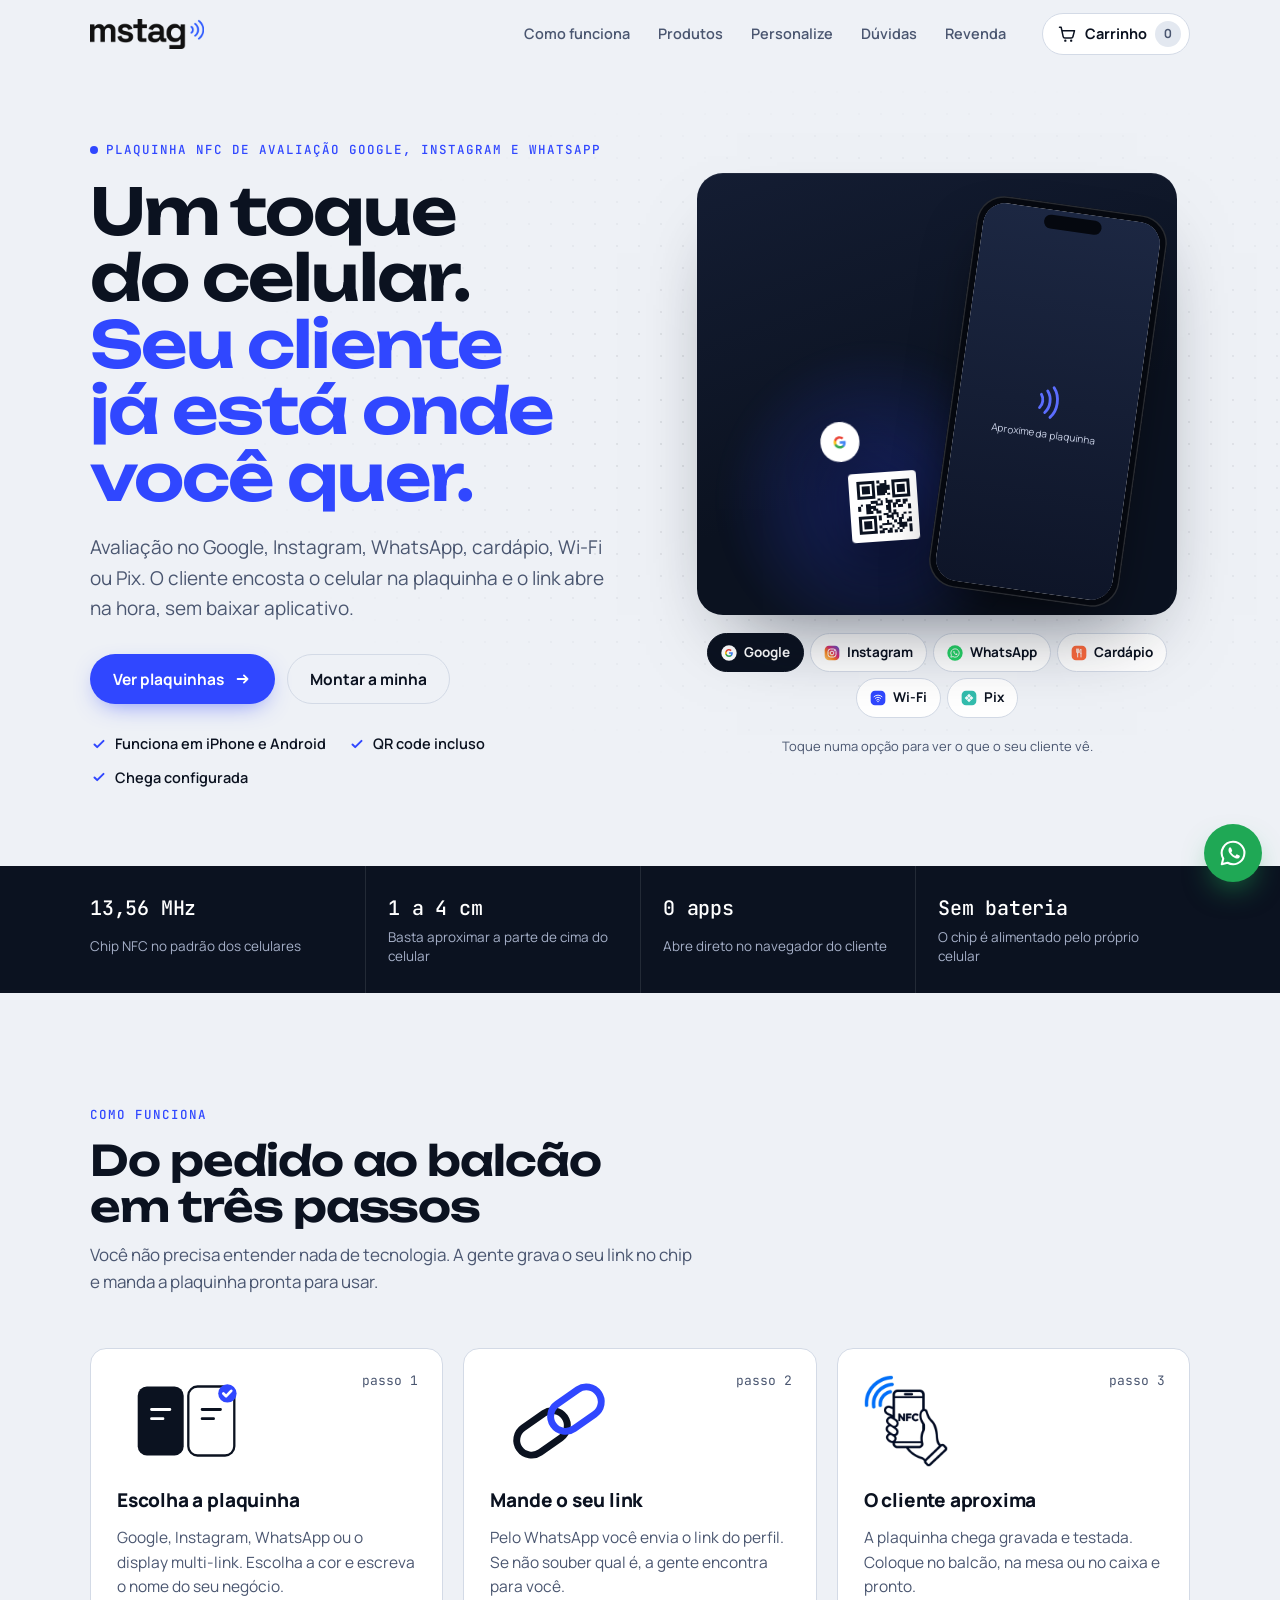
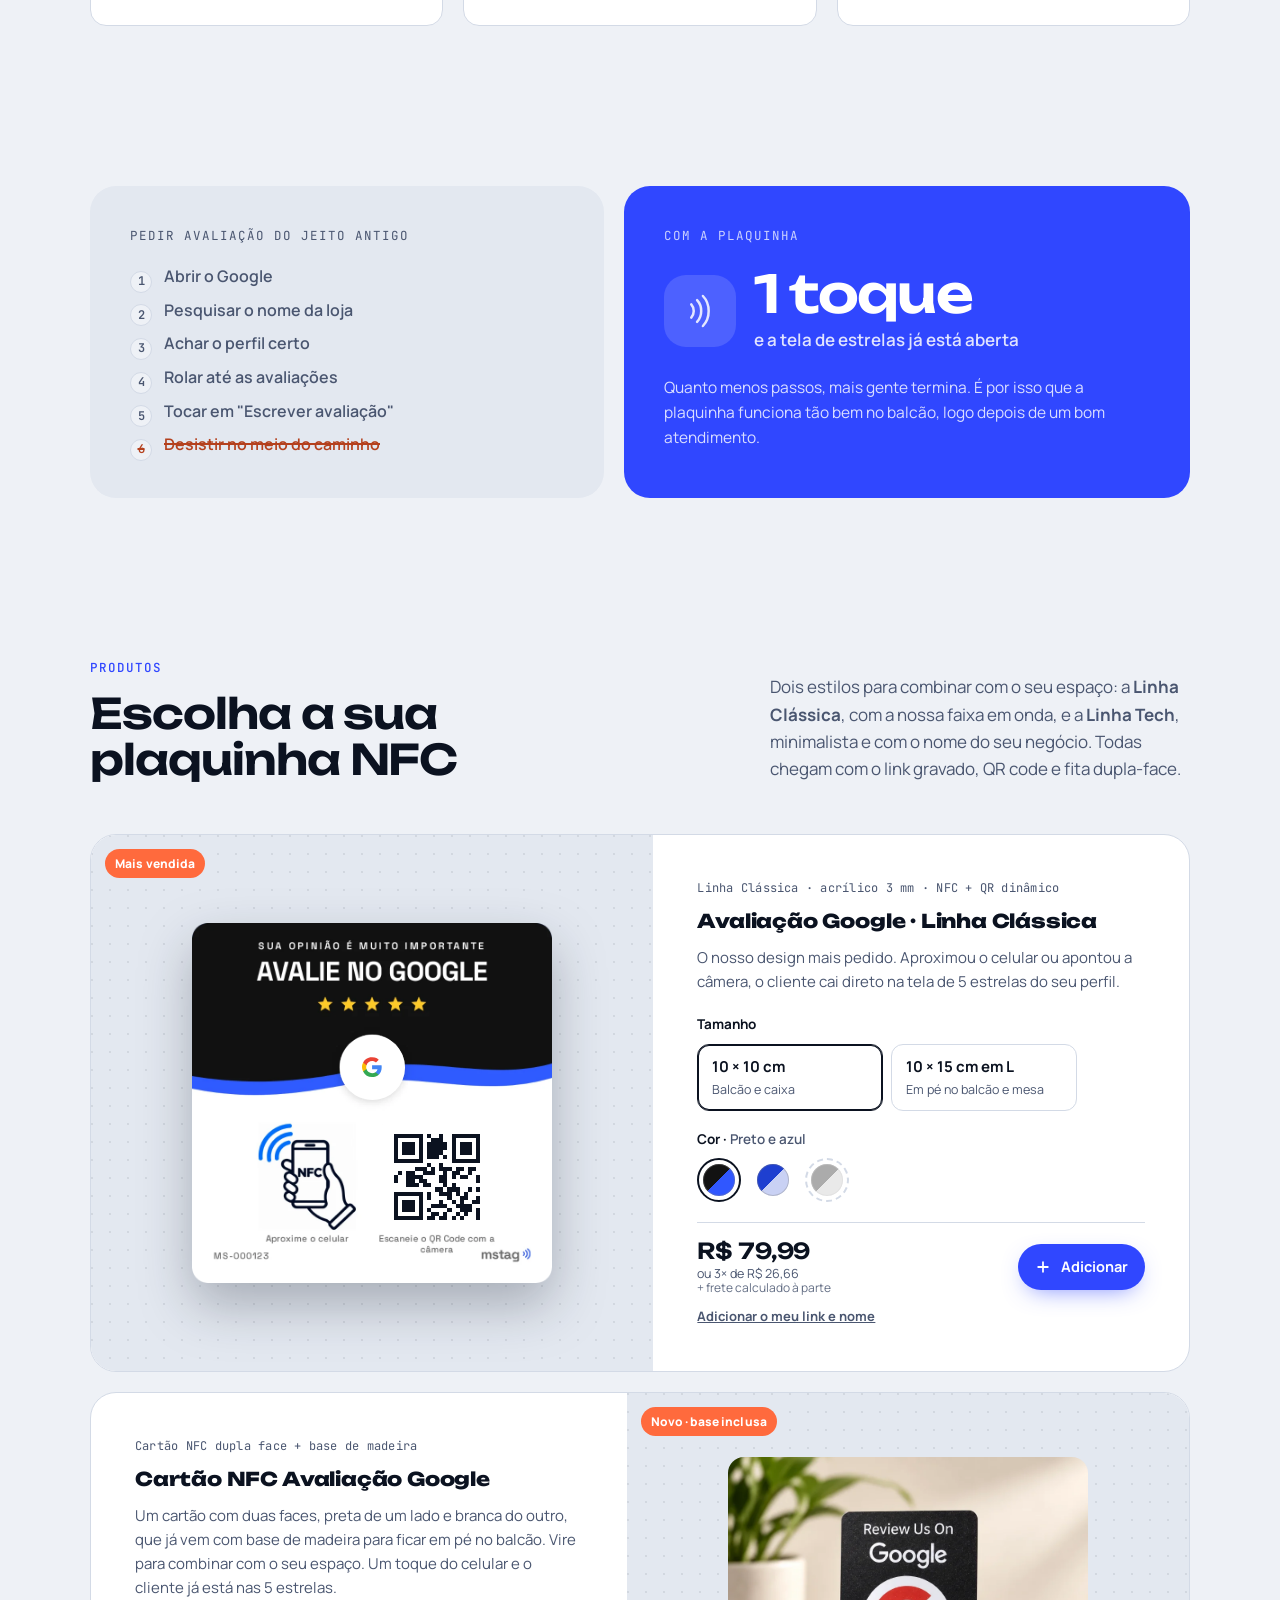
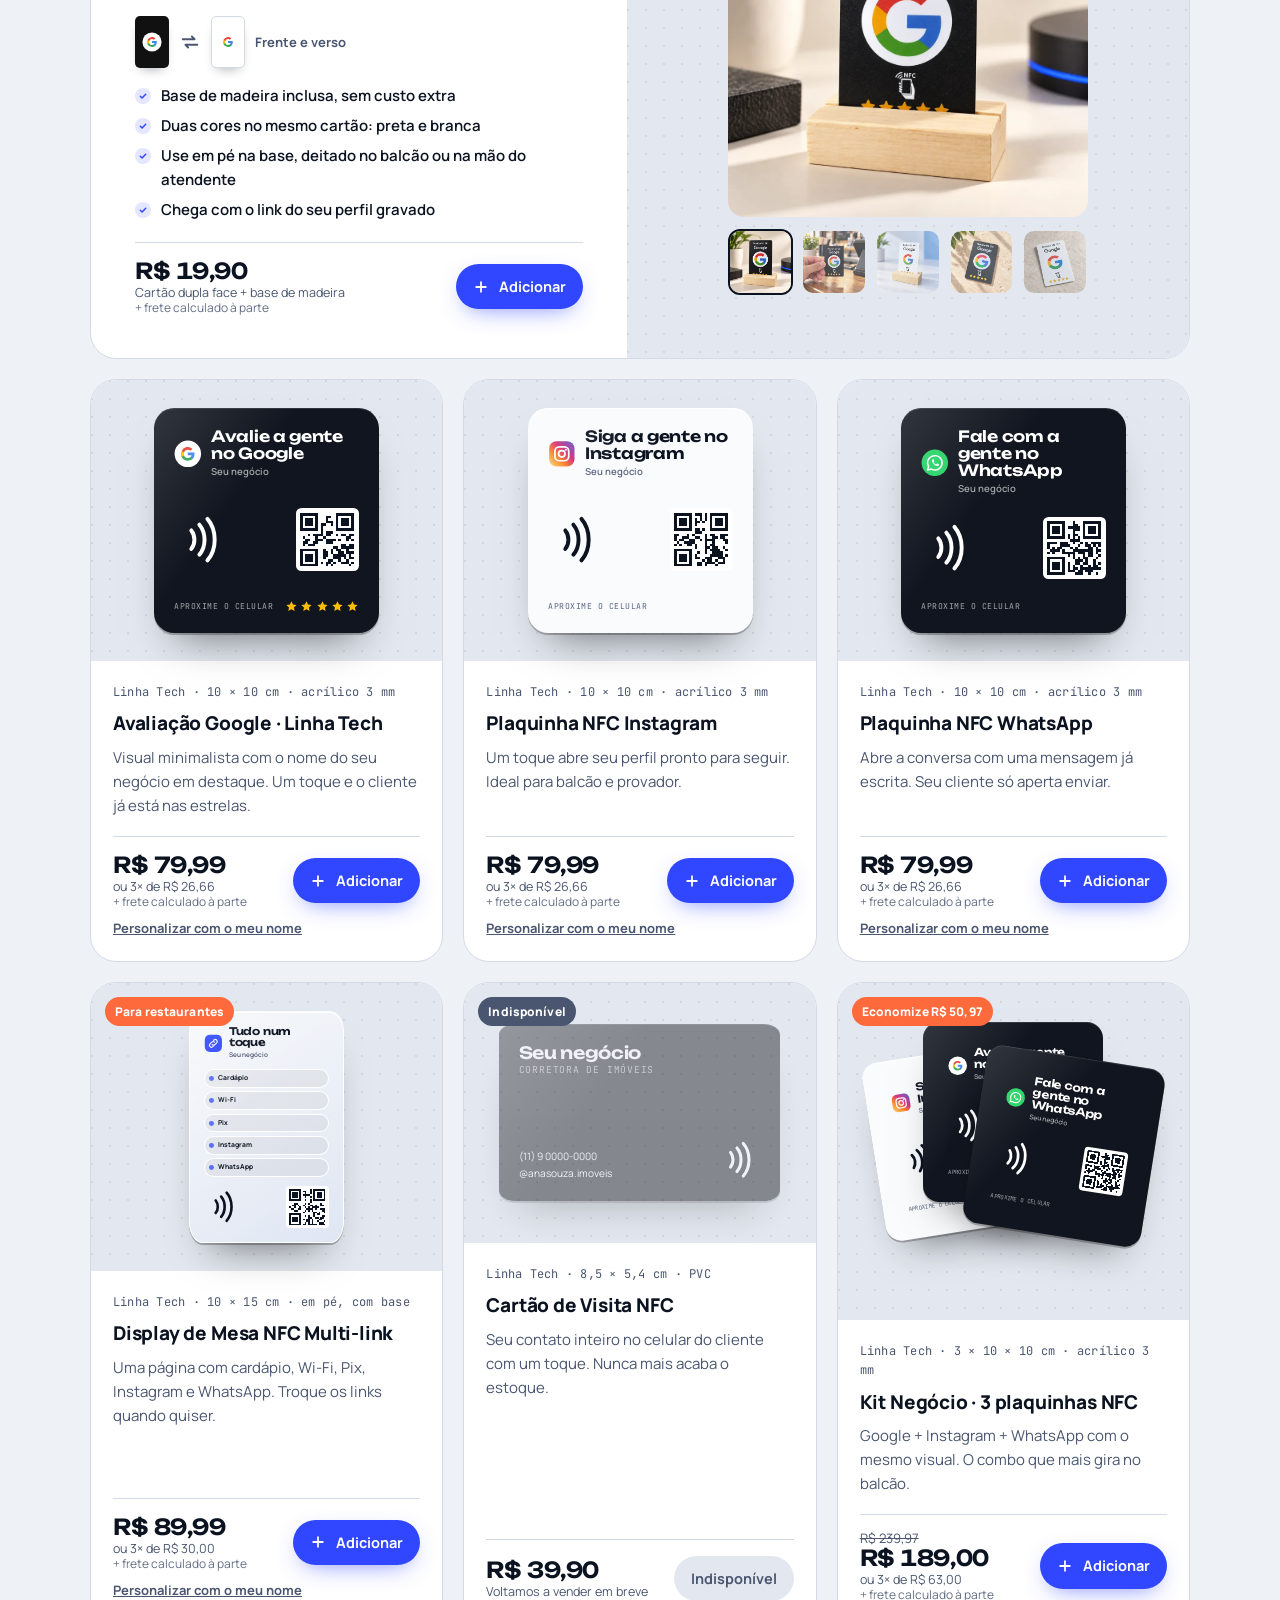
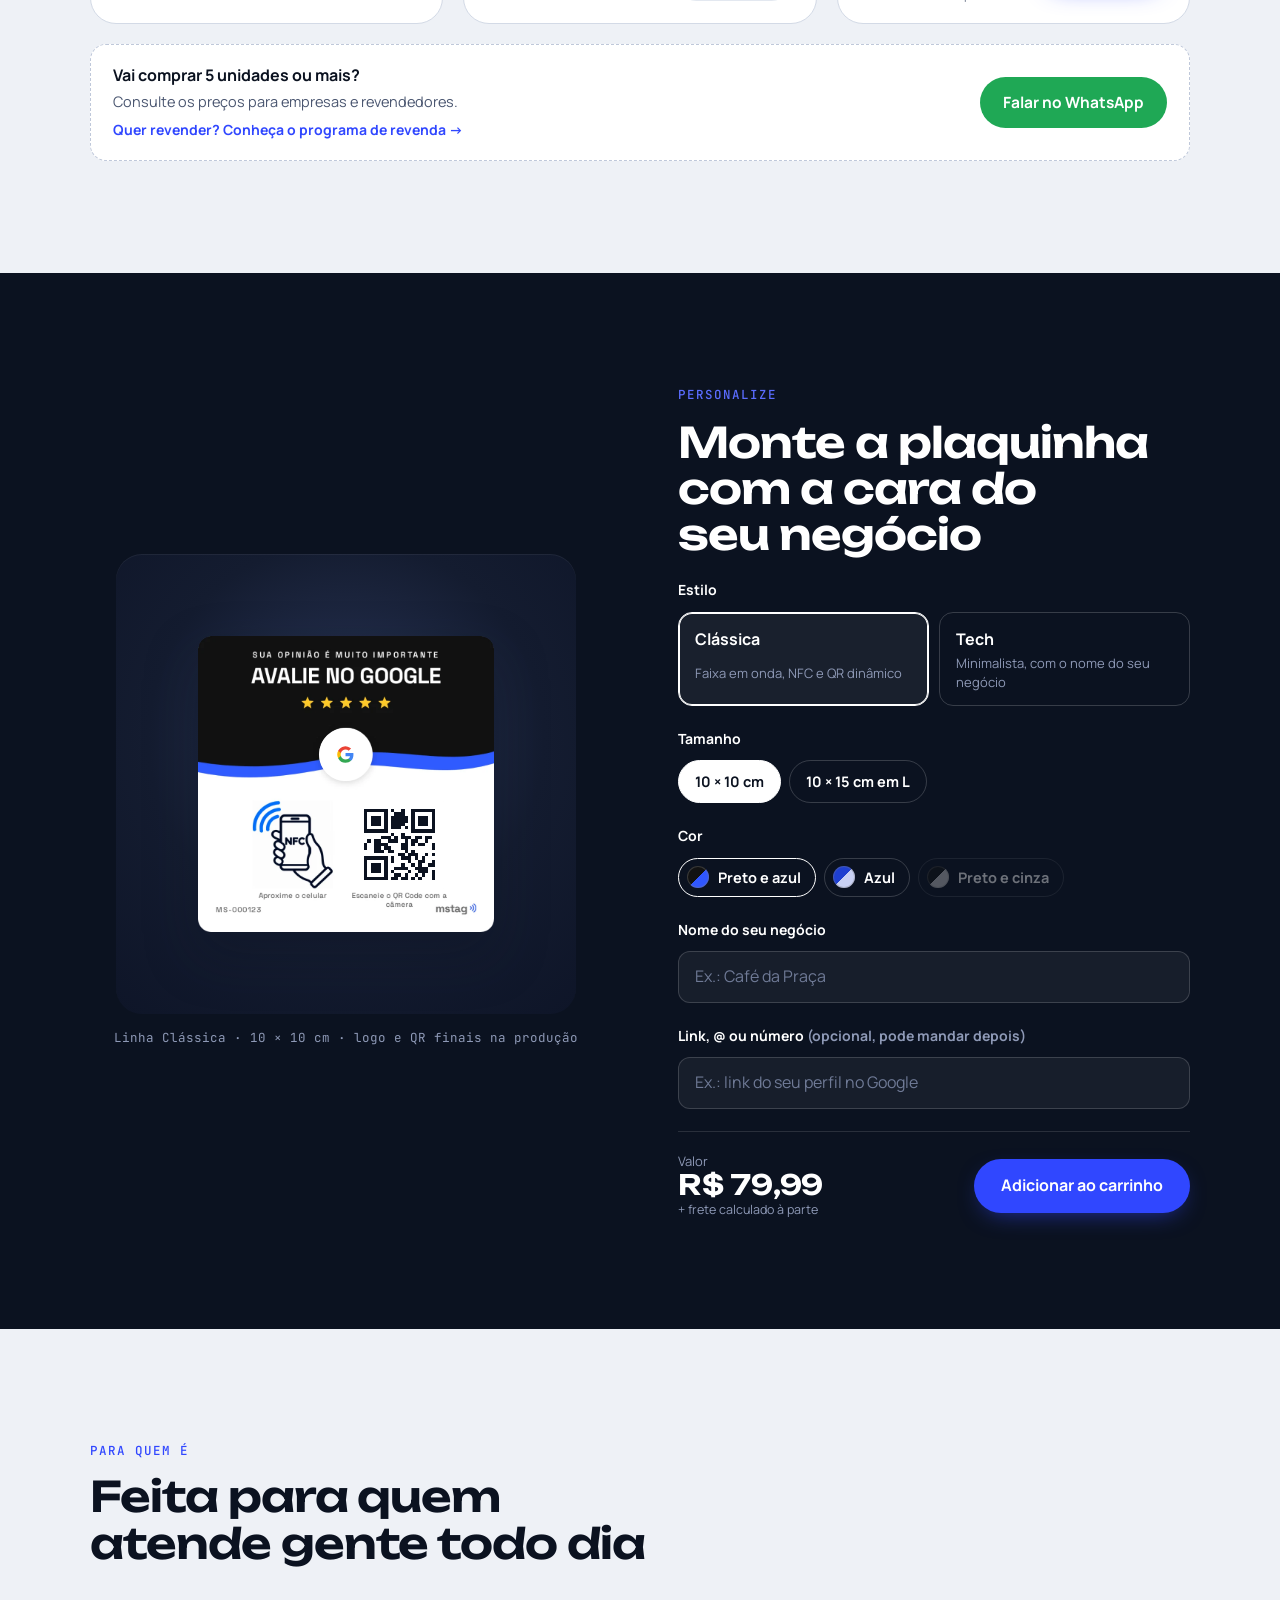
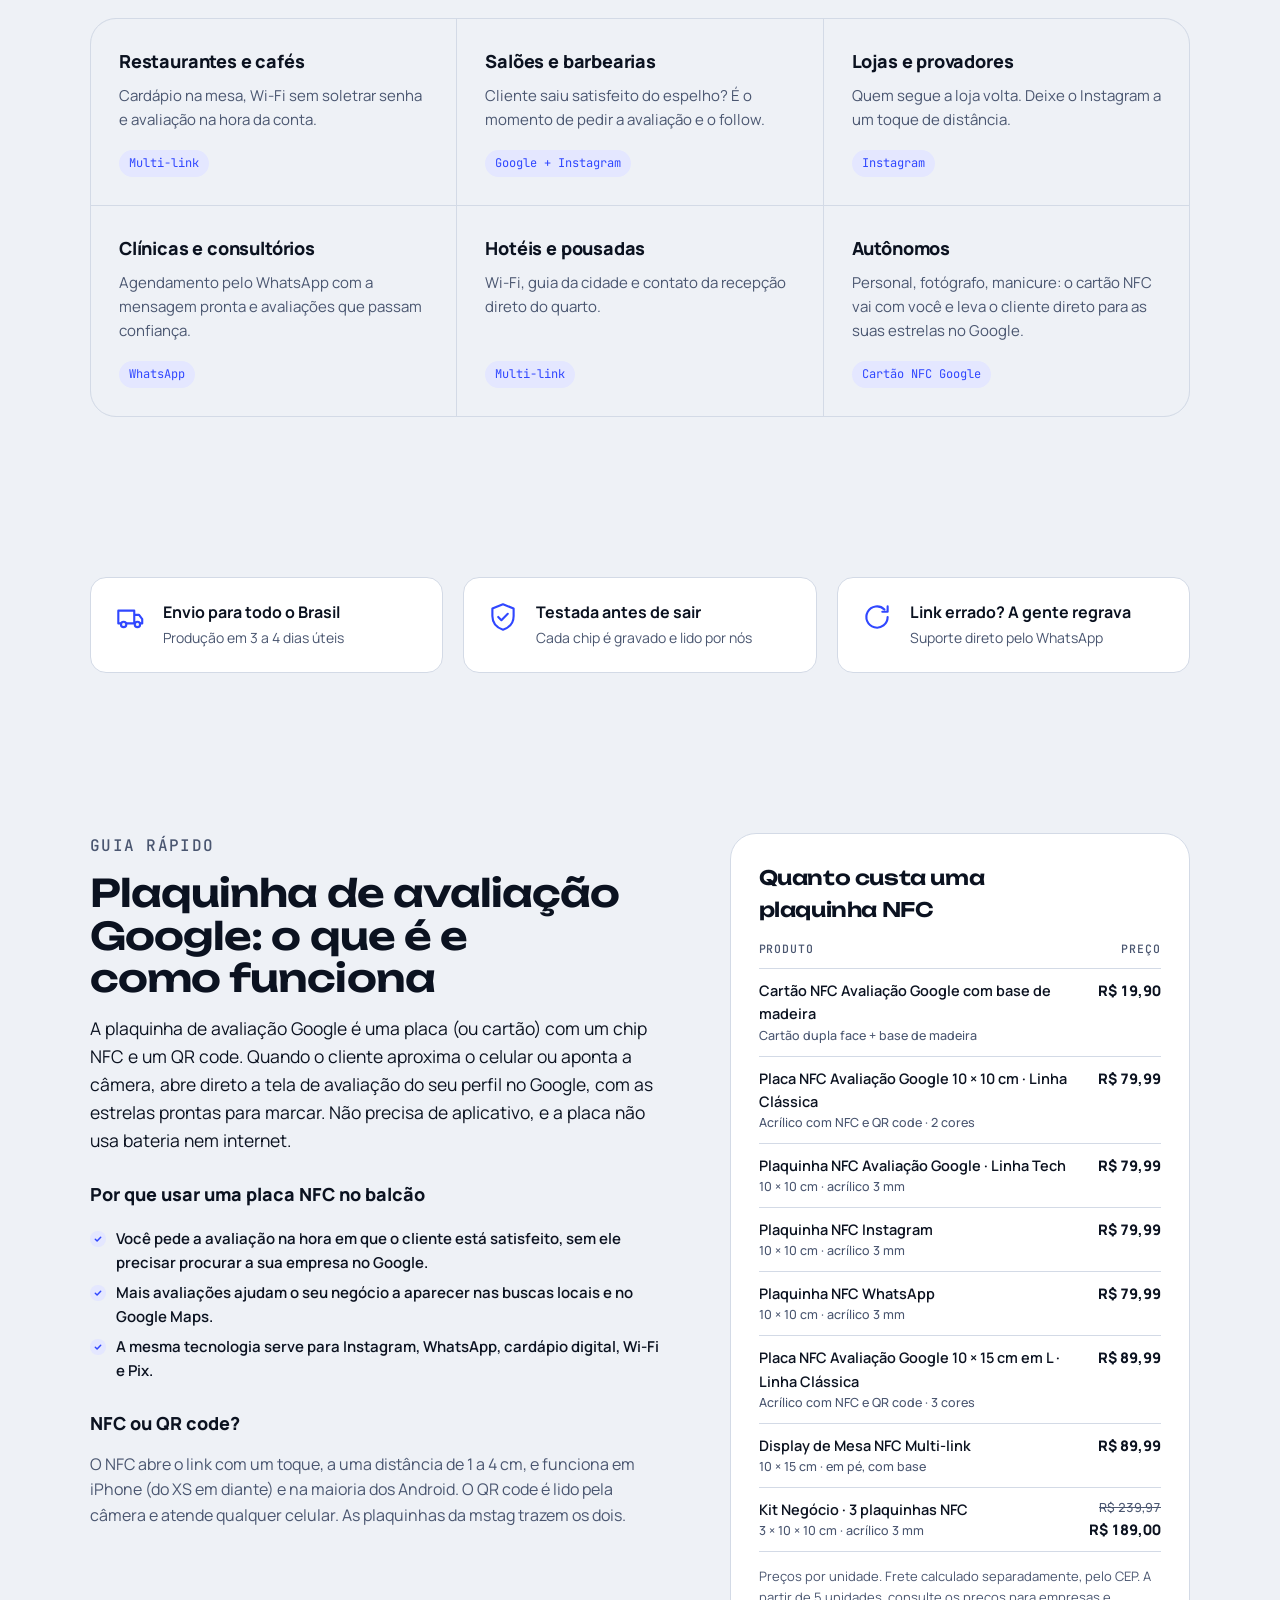
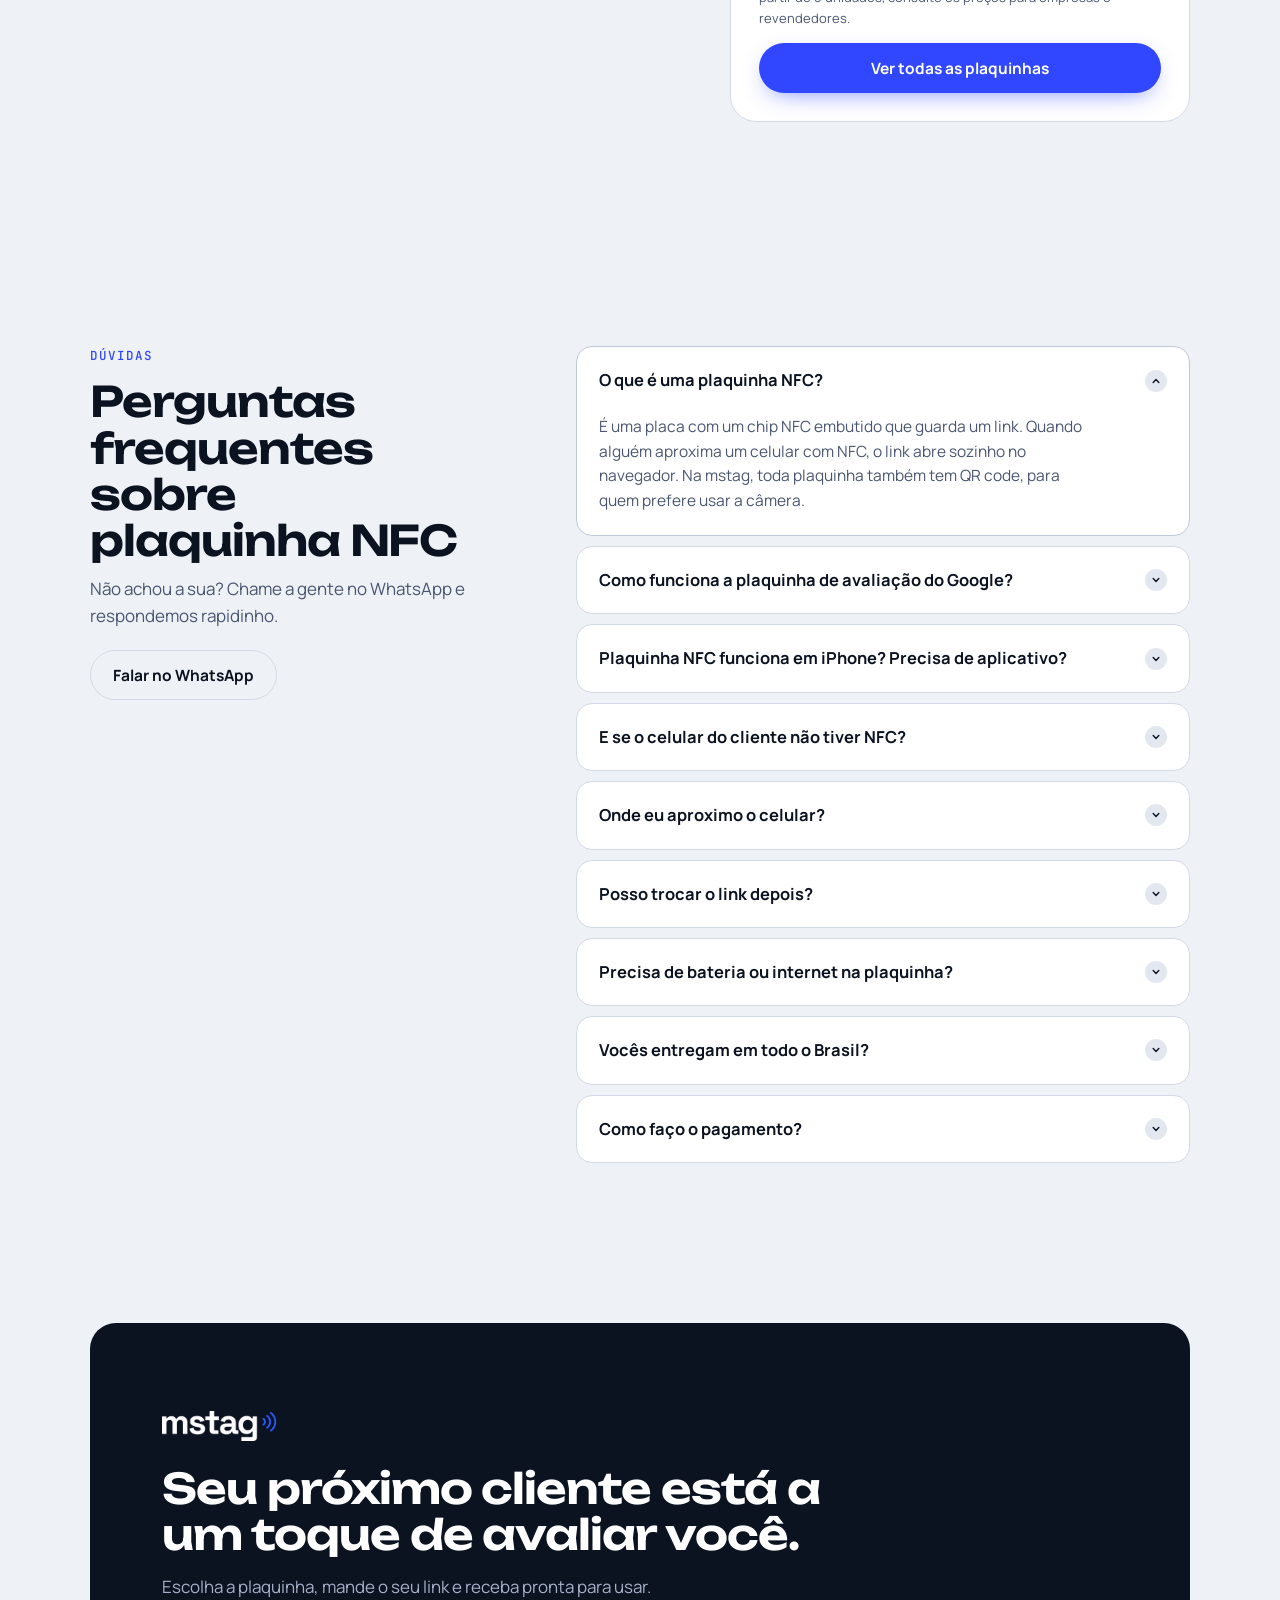
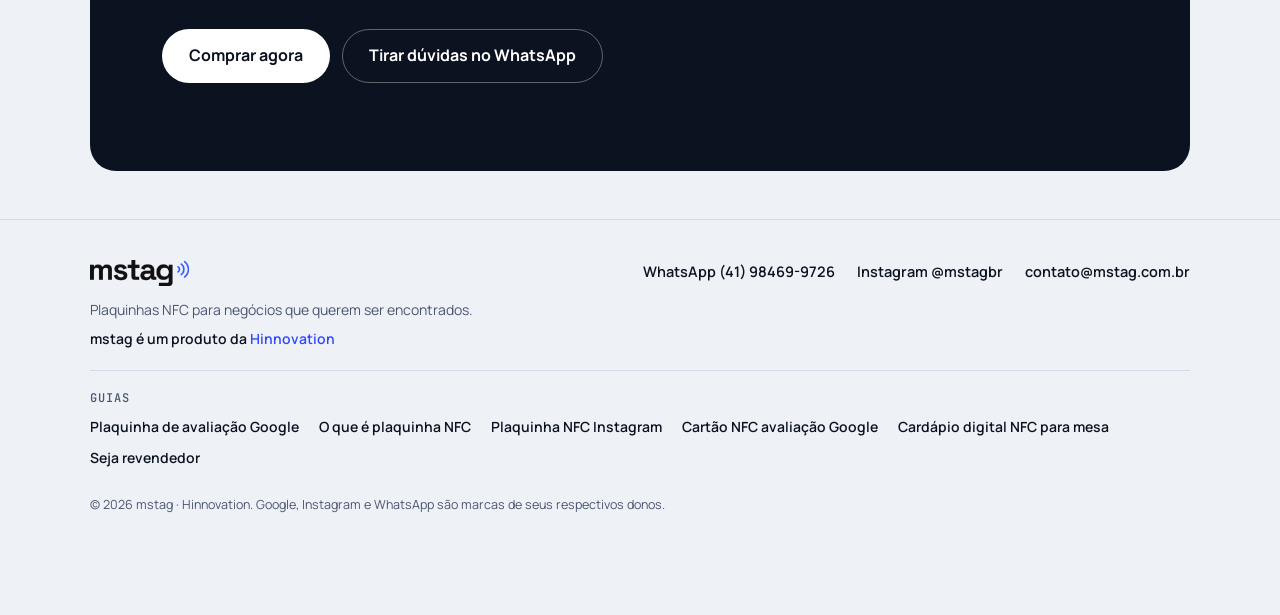
<file: index.html>
<!doctype html>
<html lang="pt-BR">
<head>
  <meta charset="utf-8">
  <meta name="viewport" content="width=device-width, initial-scale=1, viewport-fit=cover">
  <title>Plaquinha NFC para Avaliação no Google e Instagram | mstag</title>
  <meta name="description" content="Plaquinha NFC de avaliação Google, Instagram e WhatsApp com QR code. O cliente aproxima o celular e avalia na hora. A partir de R$ 19,90, envio para todo o Brasil.">
  <meta name="robots" content="index, follow, max-image-preview:large, max-snippet:-1">
  <link rel="canonical" href="https://mstag.com.br/">
  <meta property="og:type" content="website">
  <meta property="og:locale" content="pt_BR">
  <meta property="og:site_name" content="mstag">
  <meta property="og:url" content="https://mstag.com.br/">
  <meta property="og:title" content="Plaquinha NFC de avaliação Google, Instagram e WhatsApp | mstag">
  <meta property="og:description" content="Um toque do celular e o seu cliente já está na tela de 5 estrelas do Google. Plaquinhas e cartões NFC com QR code, a partir de R$ 19,90.">
  <meta property="og:image" content="https://mstag.com.br/assets/og-image.jpg">
  <meta property="og:image:width" content="1200">
  <meta property="og:image:height" content="630">
  <meta property="og:image:alt" content="Plaquinhas NFC de avaliação Google da mstag">
  <meta name="twitter:card" content="summary_large_image">
  <meta name="twitter:title" content="Plaquinha NFC de avaliação Google | mstag">
  <meta name="twitter:description" content="Plaquinhas e cartões NFC com QR code para avaliação no Google, Instagram e WhatsApp. A partir de R$ 19,90.">
  <meta name="twitter:image" content="https://mstag.com.br/assets/og-image.jpg">
  <link rel="alternate" type="text/plain" href="https://mstag.com.br/llms.txt" title="Resumo da mstag para assistentes de IA">
  <meta name="theme-color" content="#0B1220">
  <link rel="icon" href="favicon.ico" sizes="48x48">
  <link rel="icon" href="assets/logo/favicon-192.png" type="image/png" sizes="192x192">
  <link rel="apple-touch-icon" href="assets/logo/apple-touch-icon.png">
  <link rel="manifest" href="site.webmanifest">
  <link rel="preconnect" href="https://fonts.googleapis.com">
  <link rel="preconnect" href="https://fonts.gstatic.com" crossorigin>
  <link rel="stylesheet" href="https://fonts.googleapis.com/css2?family=JetBrains+Mono:wght@400;500&family=Manrope:wght@400;500;600;700;800&family=Unbounded:wght@500;600;700&display=swap">
  <link rel="stylesheet" href="css/styles.css">
  <!--SEO-JSONLD-START (gerado por tools/seo.mjs, não edite à mão)-->
  <script type="application/ld+json">
{
  "@context": "https://schema.org",
  "@graph": [
    {
      "@type": "Organization",
      "@id": "https://mstag.com.br/#empresa",
      "name": "mstag",
      "url": "https://mstag.com.br/",
      "logo": "https://mstag.com.br/assets/logo/mstag-preto-azul.png",
      "description": "A mstag vende plaquinhas e cartões NFC com QR code para avaliação no Google, Instagram, WhatsApp, cardápio, Wi-Fi e Pix, com envio para todo o Brasil.",
      "sameAs": [
        "https://instagram.com/mstagbr"
      ],
      "contactPoint": {
        "@type": "ContactPoint",
        "contactType": "vendas",
        "telephone": "+5541984699726",
        "areaServed": "BR",
        "availableLanguage": "pt-BR"
      },
      "hasMerchantReturnPolicy": {
        "@type": "MerchantReturnPolicy",
        "applicableCountry": "BR",
        "returnPolicyCategory": "https://schema.org/MerchantReturnFiniteReturnWindow",
        "merchantReturnDays": 7,
        "returnMethod": "https://schema.org/ReturnByMail",
        "returnFees": "https://schema.org/ReturnFeesCustomerResponsibility",
        "refundType": "https://schema.org/FullRefund"
      },
      "parentOrganization": {
        "@type": "Organization",
        "name": "Hinnovation",
        "url": "https://hinnovation.com.br"
      }
    },
    {
      "@type": "WebSite",
      "@id": "https://mstag.com.br/#site",
      "url": "https://mstag.com.br/",
      "name": "mstag",
      "inLanguage": "pt-BR",
      "publisher": {
        "@id": "https://mstag.com.br/#empresa"
      }
    },
    {
      "@type": "WebPage",
      "@id": "https://mstag.com.br/#pagina",
      "url": "https://mstag.com.br/",
      "inLanguage": "pt-BR",
      "name": "Plaquinha NFC para avaliação no Google e Instagram",
      "isPartOf": {
        "@id": "https://mstag.com.br/#site"
      },
      "about": {
        "@id": "https://mstag.com.br/#empresa"
      },
      "dateModified": "2026-10-12",
      "hasPart": [
        {
          "@type": "WebPage",
          "url": "https://mstag.com.br/plaquinha-avaliacao-google/",
          "name": "Plaquinha de avaliação Google"
        },
        {
          "@type": "WebPage",
          "url": "https://mstag.com.br/plaquinha-nfc/",
          "name": "O que é plaquinha NFC"
        },
        {
          "@type": "WebPage",
          "url": "https://mstag.com.br/plaquinha-nfc-instagram/",
          "name": "Plaquinha NFC Instagram"
        },
        {
          "@type": "WebPage",
          "url": "https://mstag.com.br/cartao-nfc-avaliacao-google/",
          "name": "Cartão NFC avaliação Google"
        },
        {
          "@type": "WebPage",
          "url": "https://mstag.com.br/cardapio-digital-nfc/",
          "name": "Cardápio digital NFC para mesa"
        },
        {
          "@type": "WebPage",
          "url": "https://mstag.com.br/revenda-plaquinha-nfc/",
          "name": "Seja revendedor"
        }
      ]
    },
    {
      "@type": "ItemList",
      "name": "Plaquinhas e cartões NFC da mstag",
      "itemListElement": [
        {
          "@type": "ListItem",
          "position": 1,
          "item": {
            "@type": "Product",
            "@id": "https://mstag.com.br/#produto-cartao-google",
            "name": "Cartão NFC Avaliação Google com base de madeira",
            "description": "Um cartão com duas faces, preta de um lado e branca do outro, que já vem com base de madeira para ficar em pé no balcão. Vire para combinar com o seu espaço. Um toque do celular e o cliente já está nas 5 estrelas.",
            "image": "https://mstag.com.br/assets/cartao/cartao-google-preto-suporte.webp",
            "brand": {
              "@type": "Brand",
              "name": "mstag"
            },
            "category": "Plaquinha NFC",
            "offers": {
              "@type": "Offer",
              "price": "19.90",
              "priceCurrency": "BRL",
              "availability": "https://schema.org/InStock",
              "url": "https://mstag.com.br/#produtos",
              "seller": {
                "@id": "https://mstag.com.br/#empresa"
              },
              "shippingDetails": [
                {
                  "@type": "OfferShippingDetails",
                  "shippingLabel": "Sul",
                  "shippingDestination": {
                    "@type": "DefinedRegion",
                    "addressCountry": "BR",
                    "addressRegion": [
                      "PR",
                      "SC",
                      "RS"
                    ]
                  },
                  "shippingRate": {
                    "@type": "MonetaryAmount",
                    "maxValue": 25,
                    "currency": "BRL"
                  },
                  "deliveryTime": {
                    "@type": "ShippingDeliveryTime",
                    "businessDays": {
                      "@type": "OpeningHoursSpecification",
                      "dayOfWeek": [
                        "https://schema.org/Monday",
                        "https://schema.org/Tuesday",
                        "https://schema.org/Wednesday",
                        "https://schema.org/Thursday",
                        "https://schema.org/Friday"
                      ]
                    },
                    "handlingTime": {
                      "@type": "QuantitativeValue",
                      "minValue": 3,
                      "maxValue": 4,
                      "unitCode": "DAY"
                    },
                    "transitTime": {
                      "@type": "QuantitativeValue",
                      "minValue": 2,
                      "maxValue": 4,
                      "unitCode": "DAY"
                    }
                  }
                },
                {
                  "@type": "OfferShippingDetails",
                  "shippingLabel": "Sudeste",
                  "shippingDestination": {
                    "@type": "DefinedRegion",
                    "addressCountry": "BR",
                    "addressRegion": [
                      "SP",
                      "RJ",
                      "MG",
                      "ES"
                    ]
                  },
                  "shippingRate": {
                    "@type": "MonetaryAmount",
                    "maxValue": 30,
                    "currency": "BRL"
                  },
                  "deliveryTime": {
                    "@type": "ShippingDeliveryTime",
                    "businessDays": {
                      "@type": "OpeningHoursSpecification",
                      "dayOfWeek": [
                        "https://schema.org/Monday",
                        "https://schema.org/Tuesday",
                        "https://schema.org/Wednesday",
                        "https://schema.org/Thursday",
                        "https://schema.org/Friday"
                      ]
                    },
                    "handlingTime": {
                      "@type": "QuantitativeValue",
                      "minValue": 3,
                      "maxValue": 4,
                      "unitCode": "DAY"
                    },
                    "transitTime": {
                      "@type": "QuantitativeValue",
                      "minValue": 3,
                      "maxValue": 5,
                      "unitCode": "DAY"
                    }
                  }
                },
                {
                  "@type": "OfferShippingDetails",
                  "shippingLabel": "Centro-Oeste",
                  "shippingDestination": {
                    "@type": "DefinedRegion",
                    "addressCountry": "BR",
                    "addressRegion": [
                      "DF",
                      "GO",
                      "MT",
                      "MS"
                    ]
                  },
                  "shippingRate": {
                    "@type": "MonetaryAmount",
                    "maxValue": 40,
                    "currency": "BRL"
                  },
                  "deliveryTime": {
                    "@type": "ShippingDeliveryTime",
                    "businessDays": {
                      "@type": "OpeningHoursSpecification",
                      "dayOfWeek": [
                        "https://schema.org/Monday",
                        "https://schema.org/Tuesday",
                        "https://schema.org/Wednesday",
                        "https://schema.org/Thursday",
                        "https://schema.org/Friday"
                      ]
                    },
                    "handlingTime": {
                      "@type": "QuantitativeValue",
                      "minValue": 3,
                      "maxValue": 4,
                      "unitCode": "DAY"
                    },
                    "transitTime": {
                      "@type": "QuantitativeValue",
                      "minValue": 3,
                      "maxValue": 6,
                      "unitCode": "DAY"
                    }
                  }
                },
                {
                  "@type": "OfferShippingDetails",
                  "shippingLabel": "Nordeste",
                  "shippingDestination": {
                    "@type": "DefinedRegion",
                    "addressCountry": "BR",
                    "addressRegion": [
                      "BA",
                      "SE",
                      "AL",
                      "PE",
                      "PB",
                      "RN",
                      "CE",
                      "PI",
                      "MA"
                    ]
                  },
                  "shippingRate": {
                    "@type": "MonetaryAmount",
                    "maxValue": 45,
                    "currency": "BRL"
                  },
                  "deliveryTime": {
                    "@type": "ShippingDeliveryTime",
                    "businessDays": {
                      "@type": "OpeningHoursSpecification",
                      "dayOfWeek": [
                        "https://schema.org/Monday",
                        "https://schema.org/Tuesday",
                        "https://schema.org/Wednesday",
                        "https://schema.org/Thursday",
                        "https://schema.org/Friday"
                      ]
                    },
                    "handlingTime": {
                      "@type": "QuantitativeValue",
                      "minValue": 3,
                      "maxValue": 4,
                      "unitCode": "DAY"
                    },
                    "transitTime": {
                      "@type": "QuantitativeValue",
                      "minValue": 4,
                      "maxValue": 8,
                      "unitCode": "DAY"
                    }
                  }
                },
                {
                  "@type": "OfferShippingDetails",
                  "shippingLabel": "Norte",
                  "shippingDestination": {
                    "@type": "DefinedRegion",
                    "addressCountry": "BR",
                    "addressRegion": [
                      "TO",
                      "PA",
                      "AP",
                      "AM",
                      "RR",
                      "AC",
                      "RO"
                    ]
                  },
                  "shippingRate": {
                    "@type": "MonetaryAmount",
                    "maxValue": 45,
                    "currency": "BRL"
                  },
                  "deliveryTime": {
                    "@type": "ShippingDeliveryTime",
                    "businessDays": {
                      "@type": "OpeningHoursSpecification",
                      "dayOfWeek": [
                        "https://schema.org/Monday",
                        "https://schema.org/Tuesday",
                        "https://schema.org/Wednesday",
                        "https://schema.org/Thursday",
                        "https://schema.org/Friday"
                      ]
                    },
                    "handlingTime": {
                      "@type": "QuantitativeValue",
                      "minValue": 3,
                      "maxValue": 4,
                      "unitCode": "DAY"
                    },
                    "transitTime": {
                      "@type": "QuantitativeValue",
                      "minValue": 5,
                      "maxValue": 9,
                      "unitCode": "DAY"
                    }
                  }
                }
              ],
              "hasMerchantReturnPolicy": {
                "@type": "MerchantReturnPolicy",
                "applicableCountry": "BR",
                "returnPolicyCategory": "https://schema.org/MerchantReturnFiniteReturnWindow",
                "merchantReturnDays": 7,
                "returnMethod": "https://schema.org/ReturnByMail",
                "returnFees": "https://schema.org/ReturnFeesCustomerResponsibility",
                "refundType": "https://schema.org/FullRefund"
              }
            }
          }
        },
        {
          "@type": "ListItem",
          "position": 2,
          "item": {
            "@type": "Product",
            "@id": "https://mstag.com.br/#produto-classica-google-10x10",
            "name": "Placa NFC Avaliação Google 10 × 10 cm · Linha Clássica",
            "description": "O nosso design mais pedido. Aproximou o celular ou apontou a câmera, o cliente cai direto na tela de 5 estrelas do seu perfil.",
            "image": "https://mstag.com.br/assets/placas/google-10x10-preto-azul.webp",
            "brand": {
              "@type": "Brand",
              "name": "mstag"
            },
            "category": "Plaquinha NFC",
            "offers": {
              "@type": "Offer",
              "price": "79.99",
              "priceCurrency": "BRL",
              "availability": "https://schema.org/InStock",
              "url": "https://mstag.com.br/#produtos",
              "seller": {
                "@id": "https://mstag.com.br/#empresa"
              },
              "shippingDetails": [
                {
                  "@type": "OfferShippingDetails",
                  "shippingLabel": "Sul",
                  "shippingDestination": {
                    "@type": "DefinedRegion",
                    "addressCountry": "BR",
                    "addressRegion": [
                      "PR",
                      "SC",
                      "RS"
                    ]
                  },
                  "shippingRate": {
                    "@type": "MonetaryAmount",
                    "maxValue": 25,
                    "currency": "BRL"
                  },
                  "deliveryTime": {
                    "@type": "ShippingDeliveryTime",
                    "businessDays": {
                      "@type": "OpeningHoursSpecification",
                      "dayOfWeek": [
                        "https://schema.org/Monday",
                        "https://schema.org/Tuesday",
                        "https://schema.org/Wednesday",
                        "https://schema.org/Thursday",
                        "https://schema.org/Friday"
                      ]
                    },
                    "handlingTime": {
                      "@type": "QuantitativeValue",
                      "minValue": 3,
                      "maxValue": 4,
                      "unitCode": "DAY"
                    },
                    "transitTime": {
                      "@type": "QuantitativeValue",
                      "minValue": 2,
                      "maxValue": 4,
                      "unitCode": "DAY"
                    }
                  }
                },
                {
                  "@type": "OfferShippingDetails",
                  "shippingLabel": "Sudeste",
                  "shippingDestination": {
                    "@type": "DefinedRegion",
                    "addressCountry": "BR",
                    "addressRegion": [
                      "SP",
                      "RJ",
                      "MG",
                      "ES"
                    ]
                  },
                  "shippingRate": {
                    "@type": "MonetaryAmount",
                    "maxValue": 30,
                    "currency": "BRL"
                  },
                  "deliveryTime": {
                    "@type": "ShippingDeliveryTime",
                    "businessDays": {
                      "@type": "OpeningHoursSpecification",
                      "dayOfWeek": [
                        "https://schema.org/Monday",
                        "https://schema.org/Tuesday",
                        "https://schema.org/Wednesday",
                        "https://schema.org/Thursday",
                        "https://schema.org/Friday"
                      ]
                    },
                    "handlingTime": {
                      "@type": "QuantitativeValue",
                      "minValue": 3,
                      "maxValue": 4,
                      "unitCode": "DAY"
                    },
                    "transitTime": {
                      "@type": "QuantitativeValue",
                      "minValue": 3,
                      "maxValue": 5,
                      "unitCode": "DAY"
                    }
                  }
                },
                {
                  "@type": "OfferShippingDetails",
                  "shippingLabel": "Centro-Oeste",
                  "shippingDestination": {
                    "@type": "DefinedRegion",
                    "addressCountry": "BR",
                    "addressRegion": [
                      "DF",
                      "GO",
                      "MT",
                      "MS"
                    ]
                  },
                  "shippingRate": {
                    "@type": "MonetaryAmount",
                    "maxValue": 40,
                    "currency": "BRL"
                  },
                  "deliveryTime": {
                    "@type": "ShippingDeliveryTime",
                    "businessDays": {
                      "@type": "OpeningHoursSpecification",
                      "dayOfWeek": [
                        "https://schema.org/Monday",
                        "https://schema.org/Tuesday",
                        "https://schema.org/Wednesday",
                        "https://schema.org/Thursday",
                        "https://schema.org/Friday"
                      ]
                    },
                    "handlingTime": {
                      "@type": "QuantitativeValue",
                      "minValue": 3,
                      "maxValue": 4,
                      "unitCode": "DAY"
                    },
                    "transitTime": {
                      "@type": "QuantitativeValue",
                      "minValue": 3,
                      "maxValue": 6,
                      "unitCode": "DAY"
                    }
                  }
                },
                {
                  "@type": "OfferShippingDetails",
                  "shippingLabel": "Nordeste",
                  "shippingDestination": {
                    "@type": "DefinedRegion",
                    "addressCountry": "BR",
                    "addressRegion": [
                      "BA",
                      "SE",
                      "AL",
                      "PE",
                      "PB",
                      "RN",
                      "CE",
                      "PI",
                      "MA"
                    ]
                  },
                  "shippingRate": {
                    "@type": "MonetaryAmount",
                    "maxValue": 45,
                    "currency": "BRL"
                  },
                  "deliveryTime": {
                    "@type": "ShippingDeliveryTime",
                    "businessDays": {
                      "@type": "OpeningHoursSpecification",
                      "dayOfWeek": [
                        "https://schema.org/Monday",
                        "https://schema.org/Tuesday",
                        "https://schema.org/Wednesday",
                        "https://schema.org/Thursday",
                        "https://schema.org/Friday"
                      ]
                    },
                    "handlingTime": {
                      "@type": "QuantitativeValue",
                      "minValue": 3,
                      "maxValue": 4,
                      "unitCode": "DAY"
                    },
                    "transitTime": {
                      "@type": "QuantitativeValue",
                      "minValue": 4,
                      "maxValue": 8,
                      "unitCode": "DAY"
                    }
                  }
                },
                {
                  "@type": "OfferShippingDetails",
                  "shippingLabel": "Norte",
                  "shippingDestination": {
                    "@type": "DefinedRegion",
                    "addressCountry": "BR",
                    "addressRegion": [
                      "TO",
                      "PA",
                      "AP",
                      "AM",
                      "RR",
                      "AC",
                      "RO"
                    ]
                  },
                  "shippingRate": {
                    "@type": "MonetaryAmount",
                    "maxValue": 45,
                    "currency": "BRL"
                  },
                  "deliveryTime": {
                    "@type": "ShippingDeliveryTime",
                    "businessDays": {
                      "@type": "OpeningHoursSpecification",
                      "dayOfWeek": [
                        "https://schema.org/Monday",
                        "https://schema.org/Tuesday",
                        "https://schema.org/Wednesday",
                        "https://schema.org/Thursday",
                        "https://schema.org/Friday"
                      ]
                    },
                    "handlingTime": {
                      "@type": "QuantitativeValue",
                      "minValue": 3,
                      "maxValue": 4,
                      "unitCode": "DAY"
                    },
                    "transitTime": {
                      "@type": "QuantitativeValue",
                      "minValue": 5,
                      "maxValue": 9,
                      "unitCode": "DAY"
                    }
                  }
                }
              ],
              "hasMerchantReturnPolicy": {
                "@type": "MerchantReturnPolicy",
                "applicableCountry": "BR",
                "returnPolicyCategory": "https://schema.org/MerchantReturnFiniteReturnWindow",
                "merchantReturnDays": 7,
                "returnMethod": "https://schema.org/ReturnByMail",
                "returnFees": "https://schema.org/ReturnFeesCustomerResponsibility",
                "refundType": "https://schema.org/FullRefund"
              }
            }
          }
        },
        {
          "@type": "ListItem",
          "position": 3,
          "item": {
            "@type": "Product",
            "@id": "https://mstag.com.br/#produto-google",
            "name": "Plaquinha NFC Avaliação Google · Linha Tech",
            "description": "Visual minimalista com o nome do seu negócio em destaque. Um toque e o cliente já está nas estrelas.",
            "image": "https://mstag.com.br/assets/produtos/google.webp",
            "brand": {
              "@type": "Brand",
              "name": "mstag"
            },
            "category": "Plaquinha NFC",
            "offers": {
              "@type": "Offer",
              "price": "79.99",
              "priceCurrency": "BRL",
              "availability": "https://schema.org/InStock",
              "url": "https://mstag.com.br/#produtos",
              "seller": {
                "@id": "https://mstag.com.br/#empresa"
              },
              "shippingDetails": [
                {
                  "@type": "OfferShippingDetails",
                  "shippingLabel": "Sul",
                  "shippingDestination": {
                    "@type": "DefinedRegion",
                    "addressCountry": "BR",
                    "addressRegion": [
                      "PR",
                      "SC",
                      "RS"
                    ]
                  },
                  "shippingRate": {
                    "@type": "MonetaryAmount",
                    "maxValue": 25,
                    "currency": "BRL"
                  },
                  "deliveryTime": {
                    "@type": "ShippingDeliveryTime",
                    "businessDays": {
                      "@type": "OpeningHoursSpecification",
                      "dayOfWeek": [
                        "https://schema.org/Monday",
                        "https://schema.org/Tuesday",
                        "https://schema.org/Wednesday",
                        "https://schema.org/Thursday",
                        "https://schema.org/Friday"
                      ]
                    },
                    "handlingTime": {
                      "@type": "QuantitativeValue",
                      "minValue": 3,
                      "maxValue": 4,
                      "unitCode": "DAY"
                    },
                    "transitTime": {
                      "@type": "QuantitativeValue",
                      "minValue": 2,
                      "maxValue": 4,
                      "unitCode": "DAY"
                    }
                  }
                },
                {
                  "@type": "OfferShippingDetails",
                  "shippingLabel": "Sudeste",
                  "shippingDestination": {
                    "@type": "DefinedRegion",
                    "addressCountry": "BR",
                    "addressRegion": [
                      "SP",
                      "RJ",
                      "MG",
                      "ES"
                    ]
                  },
                  "shippingRate": {
                    "@type": "MonetaryAmount",
                    "maxValue": 30,
                    "currency": "BRL"
                  },
                  "deliveryTime": {
                    "@type": "ShippingDeliveryTime",
                    "businessDays": {
                      "@type": "OpeningHoursSpecification",
                      "dayOfWeek": [
                        "https://schema.org/Monday",
                        "https://schema.org/Tuesday",
                        "https://schema.org/Wednesday",
                        "https://schema.org/Thursday",
                        "https://schema.org/Friday"
                      ]
                    },
                    "handlingTime": {
                      "@type": "QuantitativeValue",
                      "minValue": 3,
                      "maxValue": 4,
                      "unitCode": "DAY"
                    },
                    "transitTime": {
                      "@type": "QuantitativeValue",
                      "minValue": 3,
                      "maxValue": 5,
                      "unitCode": "DAY"
                    }
                  }
                },
                {
                  "@type": "OfferShippingDetails",
                  "shippingLabel": "Centro-Oeste",
                  "shippingDestination": {
                    "@type": "DefinedRegion",
                    "addressCountry": "BR",
                    "addressRegion": [
                      "DF",
                      "GO",
                      "MT",
                      "MS"
                    ]
                  },
                  "shippingRate": {
                    "@type": "MonetaryAmount",
                    "maxValue": 40,
                    "currency": "BRL"
                  },
                  "deliveryTime": {
                    "@type": "ShippingDeliveryTime",
                    "businessDays": {
                      "@type": "OpeningHoursSpecification",
                      "dayOfWeek": [
                        "https://schema.org/Monday",
                        "https://schema.org/Tuesday",
                        "https://schema.org/Wednesday",
                        "https://schema.org/Thursday",
                        "https://schema.org/Friday"
                      ]
                    },
                    "handlingTime": {
                      "@type": "QuantitativeValue",
                      "minValue": 3,
                      "maxValue": 4,
                      "unitCode": "DAY"
                    },
                    "transitTime": {
                      "@type": "QuantitativeValue",
                      "minValue": 3,
                      "maxValue": 6,
                      "unitCode": "DAY"
                    }
                  }
                },
                {
                  "@type": "OfferShippingDetails",
                  "shippingLabel": "Nordeste",
                  "shippingDestination": {
                    "@type": "DefinedRegion",
                    "addressCountry": "BR",
                    "addressRegion": [
                      "BA",
                      "SE",
                      "AL",
                      "PE",
                      "PB",
                      "RN",
                      "CE",
                      "PI",
                      "MA"
                    ]
                  },
                  "shippingRate": {
                    "@type": "MonetaryAmount",
                    "maxValue": 45,
                    "currency": "BRL"
                  },
                  "deliveryTime": {
                    "@type": "ShippingDeliveryTime",
                    "businessDays": {
                      "@type": "OpeningHoursSpecification",
                      "dayOfWeek": [
                        "https://schema.org/Monday",
                        "https://schema.org/Tuesday",
                        "https://schema.org/Wednesday",
                        "https://schema.org/Thursday",
                        "https://schema.org/Friday"
                      ]
                    },
                    "handlingTime": {
                      "@type": "QuantitativeValue",
                      "minValue": 3,
                      "maxValue": 4,
                      "unitCode": "DAY"
                    },
                    "transitTime": {
                      "@type": "QuantitativeValue",
                      "minValue": 4,
                      "maxValue": 8,
                      "unitCode": "DAY"
                    }
                  }
                },
                {
                  "@type": "OfferShippingDetails",
                  "shippingLabel": "Norte",
                  "shippingDestination": {
                    "@type": "DefinedRegion",
                    "addressCountry": "BR",
                    "addressRegion": [
                      "TO",
                      "PA",
                      "AP",
                      "AM",
                      "RR",
                      "AC",
                      "RO"
                    ]
                  },
                  "shippingRate": {
                    "@type": "MonetaryAmount",
                    "maxValue": 45,
                    "currency": "BRL"
                  },
                  "deliveryTime": {
                    "@type": "ShippingDeliveryTime",
                    "businessDays": {
                      "@type": "OpeningHoursSpecification",
                      "dayOfWeek": [
                        "https://schema.org/Monday",
                        "https://schema.org/Tuesday",
                        "https://schema.org/Wednesday",
                        "https://schema.org/Thursday",
                        "https://schema.org/Friday"
                      ]
                    },
                    "handlingTime": {
                      "@type": "QuantitativeValue",
                      "minValue": 3,
                      "maxValue": 4,
                      "unitCode": "DAY"
                    },
                    "transitTime": {
                      "@type": "QuantitativeValue",
                      "minValue": 5,
                      "maxValue": 9,
                      "unitCode": "DAY"
                    }
                  }
                }
              ],
              "hasMerchantReturnPolicy": {
                "@type": "MerchantReturnPolicy",
                "applicableCountry": "BR",
                "returnPolicyCategory": "https://schema.org/MerchantReturnFiniteReturnWindow",
                "merchantReturnDays": 7,
                "returnMethod": "https://schema.org/ReturnByMail",
                "returnFees": "https://schema.org/ReturnFeesCustomerResponsibility",
                "refundType": "https://schema.org/FullRefund"
              }
            }
          }
        },
        {
          "@type": "ListItem",
          "position": 4,
          "item": {
            "@type": "Product",
            "@id": "https://mstag.com.br/#produto-instagram",
            "name": "Plaquinha NFC Instagram",
            "description": "Um toque abre seu perfil pronto para seguir. Ideal para balcão e provador.",
            "image": "https://mstag.com.br/assets/produtos/instagram.webp",
            "brand": {
              "@type": "Brand",
              "name": "mstag"
            },
            "category": "Plaquinha NFC",
            "offers": {
              "@type": "Offer",
              "price": "79.99",
              "priceCurrency": "BRL",
              "availability": "https://schema.org/InStock",
              "url": "https://mstag.com.br/#produtos",
              "seller": {
                "@id": "https://mstag.com.br/#empresa"
              },
              "shippingDetails": [
                {
                  "@type": "OfferShippingDetails",
                  "shippingLabel": "Sul",
                  "shippingDestination": {
                    "@type": "DefinedRegion",
                    "addressCountry": "BR",
                    "addressRegion": [
                      "PR",
                      "SC",
                      "RS"
                    ]
                  },
                  "shippingRate": {
                    "@type": "MonetaryAmount",
                    "maxValue": 25,
                    "currency": "BRL"
                  },
                  "deliveryTime": {
                    "@type": "ShippingDeliveryTime",
                    "businessDays": {
                      "@type": "OpeningHoursSpecification",
                      "dayOfWeek": [
                        "https://schema.org/Monday",
                        "https://schema.org/Tuesday",
                        "https://schema.org/Wednesday",
                        "https://schema.org/Thursday",
                        "https://schema.org/Friday"
                      ]
                    },
                    "handlingTime": {
                      "@type": "QuantitativeValue",
                      "minValue": 3,
                      "maxValue": 4,
                      "unitCode": "DAY"
                    },
                    "transitTime": {
                      "@type": "QuantitativeValue",
                      "minValue": 2,
                      "maxValue": 4,
                      "unitCode": "DAY"
                    }
                  }
                },
                {
                  "@type": "OfferShippingDetails",
                  "shippingLabel": "Sudeste",
                  "shippingDestination": {
                    "@type": "DefinedRegion",
                    "addressCountry": "BR",
                    "addressRegion": [
                      "SP",
                      "RJ",
                      "MG",
                      "ES"
                    ]
                  },
                  "shippingRate": {
                    "@type": "MonetaryAmount",
                    "maxValue": 30,
                    "currency": "BRL"
                  },
                  "deliveryTime": {
                    "@type": "ShippingDeliveryTime",
                    "businessDays": {
                      "@type": "OpeningHoursSpecification",
                      "dayOfWeek": [
                        "https://schema.org/Monday",
                        "https://schema.org/Tuesday",
                        "https://schema.org/Wednesday",
                        "https://schema.org/Thursday",
                        "https://schema.org/Friday"
                      ]
                    },
                    "handlingTime": {
                      "@type": "QuantitativeValue",
                      "minValue": 3,
                      "maxValue": 4,
                      "unitCode": "DAY"
                    },
                    "transitTime": {
                      "@type": "QuantitativeValue",
                      "minValue": 3,
                      "maxValue": 5,
                      "unitCode": "DAY"
                    }
                  }
                },
                {
                  "@type": "OfferShippingDetails",
                  "shippingLabel": "Centro-Oeste",
                  "shippingDestination": {
                    "@type": "DefinedRegion",
                    "addressCountry": "BR",
                    "addressRegion": [
                      "DF",
                      "GO",
                      "MT",
                      "MS"
                    ]
                  },
                  "shippingRate": {
                    "@type": "MonetaryAmount",
                    "maxValue": 40,
                    "currency": "BRL"
                  },
                  "deliveryTime": {
                    "@type": "ShippingDeliveryTime",
                    "businessDays": {
                      "@type": "OpeningHoursSpecification",
                      "dayOfWeek": [
                        "https://schema.org/Monday",
                        "https://schema.org/Tuesday",
                        "https://schema.org/Wednesday",
                        "https://schema.org/Thursday",
                        "https://schema.org/Friday"
                      ]
                    },
                    "handlingTime": {
                      "@type": "QuantitativeValue",
                      "minValue": 3,
                      "maxValue": 4,
                      "unitCode": "DAY"
                    },
                    "transitTime": {
                      "@type": "QuantitativeValue",
                      "minValue": 3,
                      "maxValue": 6,
                      "unitCode": "DAY"
                    }
                  }
                },
                {
                  "@type": "OfferShippingDetails",
                  "shippingLabel": "Nordeste",
                  "shippingDestination": {
                    "@type": "DefinedRegion",
                    "addressCountry": "BR",
                    "addressRegion": [
                      "BA",
                      "SE",
                      "AL",
                      "PE",
                      "PB",
                      "RN",
                      "CE",
                      "PI",
                      "MA"
                    ]
                  },
                  "shippingRate": {
                    "@type": "MonetaryAmount",
                    "maxValue": 45,
                    "currency": "BRL"
                  },
                  "deliveryTime": {
                    "@type": "ShippingDeliveryTime",
                    "businessDays": {
                      "@type": "OpeningHoursSpecification",
                      "dayOfWeek": [
                        "https://schema.org/Monday",
                        "https://schema.org/Tuesday",
                        "https://schema.org/Wednesday",
                        "https://schema.org/Thursday",
                        "https://schema.org/Friday"
                      ]
                    },
                    "handlingTime": {
                      "@type": "QuantitativeValue",
                      "minValue": 3,
                      "maxValue": 4,
                      "unitCode": "DAY"
                    },
                    "transitTime": {
                      "@type": "QuantitativeValue",
                      "minValue": 4,
                      "maxValue": 8,
                      "unitCode": "DAY"
                    }
                  }
                },
                {
                  "@type": "OfferShippingDetails",
                  "shippingLabel": "Norte",
                  "shippingDestination": {
                    "@type": "DefinedRegion",
                    "addressCountry": "BR",
                    "addressRegion": [
                      "TO",
                      "PA",
                      "AP",
                      "AM",
                      "RR",
                      "AC",
                      "RO"
                    ]
                  },
                  "shippingRate": {
                    "@type": "MonetaryAmount",
                    "maxValue": 45,
                    "currency": "BRL"
                  },
                  "deliveryTime": {
                    "@type": "ShippingDeliveryTime",
                    "businessDays": {
                      "@type": "OpeningHoursSpecification",
                      "dayOfWeek": [
                        "https://schema.org/Monday",
                        "https://schema.org/Tuesday",
                        "https://schema.org/Wednesday",
                        "https://schema.org/Thursday",
                        "https://schema.org/Friday"
                      ]
                    },
                    "handlingTime": {
                      "@type": "QuantitativeValue",
                      "minValue": 3,
                      "maxValue": 4,
                      "unitCode": "DAY"
                    },
                    "transitTime": {
                      "@type": "QuantitativeValue",
                      "minValue": 5,
                      "maxValue": 9,
                      "unitCode": "DAY"
                    }
                  }
                }
              ],
              "hasMerchantReturnPolicy": {
                "@type": "MerchantReturnPolicy",
                "applicableCountry": "BR",
                "returnPolicyCategory": "https://schema.org/MerchantReturnFiniteReturnWindow",
                "merchantReturnDays": 7,
                "returnMethod": "https://schema.org/ReturnByMail",
                "returnFees": "https://schema.org/ReturnFeesCustomerResponsibility",
                "refundType": "https://schema.org/FullRefund"
              }
            }
          }
        },
        {
          "@type": "ListItem",
          "position": 5,
          "item": {
            "@type": "Product",
            "@id": "https://mstag.com.br/#produto-whatsapp",
            "name": "Plaquinha NFC WhatsApp",
            "description": "Abre a conversa com uma mensagem já escrita. Seu cliente só aperta enviar.",
            "image": "https://mstag.com.br/assets/produtos/whatsapp.webp",
            "brand": {
              "@type": "Brand",
              "name": "mstag"
            },
            "category": "Plaquinha NFC",
            "offers": {
              "@type": "Offer",
              "price": "79.99",
              "priceCurrency": "BRL",
              "availability": "https://schema.org/InStock",
              "url": "https://mstag.com.br/#produtos",
              "seller": {
                "@id": "https://mstag.com.br/#empresa"
              },
              "shippingDetails": [
                {
                  "@type": "OfferShippingDetails",
                  "shippingLabel": "Sul",
                  "shippingDestination": {
                    "@type": "DefinedRegion",
                    "addressCountry": "BR",
                    "addressRegion": [
                      "PR",
                      "SC",
                      "RS"
                    ]
                  },
                  "shippingRate": {
                    "@type": "MonetaryAmount",
                    "maxValue": 25,
                    "currency": "BRL"
                  },
                  "deliveryTime": {
                    "@type": "ShippingDeliveryTime",
                    "businessDays": {
                      "@type": "OpeningHoursSpecification",
                      "dayOfWeek": [
                        "https://schema.org/Monday",
                        "https://schema.org/Tuesday",
                        "https://schema.org/Wednesday",
                        "https://schema.org/Thursday",
                        "https://schema.org/Friday"
                      ]
                    },
                    "handlingTime": {
                      "@type": "QuantitativeValue",
                      "minValue": 3,
                      "maxValue": 4,
                      "unitCode": "DAY"
                    },
                    "transitTime": {
                      "@type": "QuantitativeValue",
                      "minValue": 2,
                      "maxValue": 4,
                      "unitCode": "DAY"
                    }
                  }
                },
                {
                  "@type": "OfferShippingDetails",
                  "shippingLabel": "Sudeste",
                  "shippingDestination": {
                    "@type": "DefinedRegion",
                    "addressCountry": "BR",
                    "addressRegion": [
                      "SP",
                      "RJ",
                      "MG",
                      "ES"
                    ]
                  },
                  "shippingRate": {
                    "@type": "MonetaryAmount",
                    "maxValue": 30,
                    "currency": "BRL"
                  },
                  "deliveryTime": {
                    "@type": "ShippingDeliveryTime",
                    "businessDays": {
                      "@type": "OpeningHoursSpecification",
                      "dayOfWeek": [
                        "https://schema.org/Monday",
                        "https://schema.org/Tuesday",
                        "https://schema.org/Wednesday",
                        "https://schema.org/Thursday",
                        "https://schema.org/Friday"
                      ]
                    },
                    "handlingTime": {
                      "@type": "QuantitativeValue",
                      "minValue": 3,
                      "maxValue": 4,
                      "unitCode": "DAY"
                    },
                    "transitTime": {
                      "@type": "QuantitativeValue",
                      "minValue": 3,
                      "maxValue": 5,
                      "unitCode": "DAY"
                    }
                  }
                },
                {
                  "@type": "OfferShippingDetails",
                  "shippingLabel": "Centro-Oeste",
                  "shippingDestination": {
                    "@type": "DefinedRegion",
                    "addressCountry": "BR",
                    "addressRegion": [
                      "DF",
                      "GO",
                      "MT",
                      "MS"
                    ]
                  },
                  "shippingRate": {
                    "@type": "MonetaryAmount",
                    "maxValue": 40,
                    "currency": "BRL"
                  },
                  "deliveryTime": {
                    "@type": "ShippingDeliveryTime",
                    "businessDays": {
                      "@type": "OpeningHoursSpecification",
                      "dayOfWeek": [
                        "https://schema.org/Monday",
                        "https://schema.org/Tuesday",
                        "https://schema.org/Wednesday",
                        "https://schema.org/Thursday",
                        "https://schema.org/Friday"
                      ]
                    },
                    "handlingTime": {
                      "@type": "QuantitativeValue",
                      "minValue": 3,
                      "maxValue": 4,
                      "unitCode": "DAY"
                    },
                    "transitTime": {
                      "@type": "QuantitativeValue",
                      "minValue": 3,
                      "maxValue": 6,
                      "unitCode": "DAY"
                    }
                  }
                },
                {
                  "@type": "OfferShippingDetails",
                  "shippingLabel": "Nordeste",
                  "shippingDestination": {
                    "@type": "DefinedRegion",
                    "addressCountry": "BR",
                    "addressRegion": [
                      "BA",
                      "SE",
                      "AL",
                      "PE",
                      "PB",
                      "RN",
                      "CE",
                      "PI",
                      "MA"
                    ]
                  },
                  "shippingRate": {
                    "@type": "MonetaryAmount",
                    "maxValue": 45,
                    "currency": "BRL"
                  },
                  "deliveryTime": {
                    "@type": "ShippingDeliveryTime",
                    "businessDays": {
                      "@type": "OpeningHoursSpecification",
                      "dayOfWeek": [
                        "https://schema.org/Monday",
                        "https://schema.org/Tuesday",
                        "https://schema.org/Wednesday",
                        "https://schema.org/Thursday",
                        "https://schema.org/Friday"
                      ]
                    },
                    "handlingTime": {
                      "@type": "QuantitativeValue",
                      "minValue": 3,
                      "maxValue": 4,
                      "unitCode": "DAY"
                    },
                    "transitTime": {
                      "@type": "QuantitativeValue",
                      "minValue": 4,
                      "maxValue": 8,
                      "unitCode": "DAY"
                    }
                  }
                },
                {
                  "@type": "OfferShippingDetails",
                  "shippingLabel": "Norte",
                  "shippingDestination": {
                    "@type": "DefinedRegion",
                    "addressCountry": "BR",
                    "addressRegion": [
                      "TO",
                      "PA",
                      "AP",
                      "AM",
                      "RR",
                      "AC",
                      "RO"
                    ]
                  },
                  "shippingRate": {
                    "@type": "MonetaryAmount",
                    "maxValue": 45,
                    "currency": "BRL"
                  },
                  "deliveryTime": {
                    "@type": "ShippingDeliveryTime",
                    "businessDays": {
                      "@type": "OpeningHoursSpecification",
                      "dayOfWeek": [
                        "https://schema.org/Monday",
                        "https://schema.org/Tuesday",
                        "https://schema.org/Wednesday",
                        "https://schema.org/Thursday",
                        "https://schema.org/Friday"
                      ]
                    },
                    "handlingTime": {
                      "@type": "QuantitativeValue",
                      "minValue": 3,
                      "maxValue": 4,
                      "unitCode": "DAY"
                    },
                    "transitTime": {
                      "@type": "QuantitativeValue",
                      "minValue": 5,
                      "maxValue": 9,
                      "unitCode": "DAY"
                    }
                  }
                }
              ],
              "hasMerchantReturnPolicy": {
                "@type": "MerchantReturnPolicy",
                "applicableCountry": "BR",
                "returnPolicyCategory": "https://schema.org/MerchantReturnFiniteReturnWindow",
                "merchantReturnDays": 7,
                "returnMethod": "https://schema.org/ReturnByMail",
                "returnFees": "https://schema.org/ReturnFeesCustomerResponsibility",
                "refundType": "https://schema.org/FullRefund"
              }
            }
          }
        },
        {
          "@type": "ListItem",
          "position": 6,
          "item": {
            "@type": "Product",
            "@id": "https://mstag.com.br/#produto-classica-google-10x15",
            "name": "Placa NFC Avaliação Google 10 × 15 cm em L · Linha Clássica",
            "description": "O nosso design mais pedido. Aproximou o celular ou apontou a câmera, o cliente cai direto na tela de 5 estrelas do seu perfil.",
            "image": "https://mstag.com.br/assets/placas/google-10x15-preto-azul.webp",
            "brand": {
              "@type": "Brand",
              "name": "mstag"
            },
            "category": "Plaquinha NFC",
            "offers": {
              "@type": "Offer",
              "price": "89.99",
              "priceCurrency": "BRL",
              "availability": "https://schema.org/InStock",
              "url": "https://mstag.com.br/#produtos",
              "seller": {
                "@id": "https://mstag.com.br/#empresa"
              },
              "shippingDetails": [
                {
                  "@type": "OfferShippingDetails",
                  "shippingLabel": "Sul",
                  "shippingDestination": {
                    "@type": "DefinedRegion",
                    "addressCountry": "BR",
                    "addressRegion": [
                      "PR",
                      "SC",
                      "RS"
                    ]
                  },
                  "shippingRate": {
                    "@type": "MonetaryAmount",
                    "maxValue": 25,
                    "currency": "BRL"
                  },
                  "deliveryTime": {
                    "@type": "ShippingDeliveryTime",
                    "businessDays": {
                      "@type": "OpeningHoursSpecification",
                      "dayOfWeek": [
                        "https://schema.org/Monday",
                        "https://schema.org/Tuesday",
                        "https://schema.org/Wednesday",
                        "https://schema.org/Thursday",
                        "https://schema.org/Friday"
                      ]
                    },
                    "handlingTime": {
                      "@type": "QuantitativeValue",
                      "minValue": 3,
                      "maxValue": 4,
                      "unitCode": "DAY"
                    },
                    "transitTime": {
                      "@type": "QuantitativeValue",
                      "minValue": 2,
                      "maxValue": 4,
                      "unitCode": "DAY"
                    }
                  }
                },
                {
                  "@type": "OfferShippingDetails",
                  "shippingLabel": "Sudeste",
                  "shippingDestination": {
                    "@type": "DefinedRegion",
                    "addressCountry": "BR",
                    "addressRegion": [
                      "SP",
                      "RJ",
                      "MG",
                      "ES"
                    ]
                  },
                  "shippingRate": {
                    "@type": "MonetaryAmount",
                    "maxValue": 30,
                    "currency": "BRL"
                  },
                  "deliveryTime": {
                    "@type": "ShippingDeliveryTime",
                    "businessDays": {
                      "@type": "OpeningHoursSpecification",
                      "dayOfWeek": [
                        "https://schema.org/Monday",
                        "https://schema.org/Tuesday",
                        "https://schema.org/Wednesday",
                        "https://schema.org/Thursday",
                        "https://schema.org/Friday"
                      ]
                    },
                    "handlingTime": {
                      "@type": "QuantitativeValue",
                      "minValue": 3,
                      "maxValue": 4,
                      "unitCode": "DAY"
                    },
                    "transitTime": {
                      "@type": "QuantitativeValue",
                      "minValue": 3,
                      "maxValue": 5,
                      "unitCode": "DAY"
                    }
                  }
                },
                {
                  "@type": "OfferShippingDetails",
                  "shippingLabel": "Centro-Oeste",
                  "shippingDestination": {
                    "@type": "DefinedRegion",
                    "addressCountry": "BR",
                    "addressRegion": [
                      "DF",
                      "GO",
                      "MT",
                      "MS"
                    ]
                  },
                  "shippingRate": {
                    "@type": "MonetaryAmount",
                    "maxValue": 40,
                    "currency": "BRL"
                  },
                  "deliveryTime": {
                    "@type": "ShippingDeliveryTime",
                    "businessDays": {
                      "@type": "OpeningHoursSpecification",
                      "dayOfWeek": [
                        "https://schema.org/Monday",
                        "https://schema.org/Tuesday",
                        "https://schema.org/Wednesday",
                        "https://schema.org/Thursday",
                        "https://schema.org/Friday"
                      ]
                    },
                    "handlingTime": {
                      "@type": "QuantitativeValue",
                      "minValue": 3,
                      "maxValue": 4,
                      "unitCode": "DAY"
                    },
                    "transitTime": {
                      "@type": "QuantitativeValue",
                      "minValue": 3,
                      "maxValue": 6,
                      "unitCode": "DAY"
                    }
                  }
                },
                {
                  "@type": "OfferShippingDetails",
                  "shippingLabel": "Nordeste",
                  "shippingDestination": {
                    "@type": "DefinedRegion",
                    "addressCountry": "BR",
                    "addressRegion": [
                      "BA",
                      "SE",
                      "AL",
                      "PE",
                      "PB",
                      "RN",
                      "CE",
                      "PI",
                      "MA"
                    ]
                  },
                  "shippingRate": {
                    "@type": "MonetaryAmount",
                    "maxValue": 45,
                    "currency": "BRL"
                  },
                  "deliveryTime": {
                    "@type": "ShippingDeliveryTime",
                    "businessDays": {
                      "@type": "OpeningHoursSpecification",
                      "dayOfWeek": [
                        "https://schema.org/Monday",
                        "https://schema.org/Tuesday",
                        "https://schema.org/Wednesday",
                        "https://schema.org/Thursday",
                        "https://schema.org/Friday"
                      ]
                    },
                    "handlingTime": {
                      "@type": "QuantitativeValue",
                      "minValue": 3,
                      "maxValue": 4,
                      "unitCode": "DAY"
                    },
                    "transitTime": {
                      "@type": "QuantitativeValue",
                      "minValue": 4,
                      "maxValue": 8,
                      "unitCode": "DAY"
                    }
                  }
                },
                {
                  "@type": "OfferShippingDetails",
                  "shippingLabel": "Norte",
                  "shippingDestination": {
                    "@type": "DefinedRegion",
                    "addressCountry": "BR",
                    "addressRegion": [
                      "TO",
                      "PA",
                      "AP",
                      "AM",
                      "RR",
                      "AC",
                      "RO"
                    ]
                  },
                  "shippingRate": {
                    "@type": "MonetaryAmount",
                    "maxValue": 45,
                    "currency": "BRL"
                  },
                  "deliveryTime": {
                    "@type": "ShippingDeliveryTime",
                    "businessDays": {
                      "@type": "OpeningHoursSpecification",
                      "dayOfWeek": [
                        "https://schema.org/Monday",
                        "https://schema.org/Tuesday",
                        "https://schema.org/Wednesday",
                        "https://schema.org/Thursday",
                        "https://schema.org/Friday"
                      ]
                    },
                    "handlingTime": {
                      "@type": "QuantitativeValue",
                      "minValue": 3,
                      "maxValue": 4,
                      "unitCode": "DAY"
                    },
                    "transitTime": {
                      "@type": "QuantitativeValue",
                      "minValue": 5,
                      "maxValue": 9,
                      "unitCode": "DAY"
                    }
                  }
                }
              ],
              "hasMerchantReturnPolicy": {
                "@type": "MerchantReturnPolicy",
                "applicableCountry": "BR",
                "returnPolicyCategory": "https://schema.org/MerchantReturnFiniteReturnWindow",
                "merchantReturnDays": 7,
                "returnMethod": "https://schema.org/ReturnByMail",
                "returnFees": "https://schema.org/ReturnFeesCustomerResponsibility",
                "refundType": "https://schema.org/FullRefund"
              }
            }
          }
        },
        {
          "@type": "ListItem",
          "position": 7,
          "item": {
            "@type": "Product",
            "@id": "https://mstag.com.br/#produto-multilink",
            "name": "Display de Mesa NFC Multi-link",
            "description": "Uma página com cardápio, Wi-Fi, Pix, Instagram e WhatsApp. Troque os links quando quiser.",
            "image": "https://mstag.com.br/assets/produtos/multilink.webp",
            "brand": {
              "@type": "Brand",
              "name": "mstag"
            },
            "category": "Plaquinha NFC",
            "offers": {
              "@type": "Offer",
              "price": "89.99",
              "priceCurrency": "BRL",
              "availability": "https://schema.org/InStock",
              "url": "https://mstag.com.br/#produtos",
              "seller": {
                "@id": "https://mstag.com.br/#empresa"
              },
              "shippingDetails": [
                {
                  "@type": "OfferShippingDetails",
                  "shippingLabel": "Sul",
                  "shippingDestination": {
                    "@type": "DefinedRegion",
                    "addressCountry": "BR",
                    "addressRegion": [
                      "PR",
                      "SC",
                      "RS"
                    ]
                  },
                  "shippingRate": {
                    "@type": "MonetaryAmount",
                    "maxValue": 25,
                    "currency": "BRL"
                  },
                  "deliveryTime": {
                    "@type": "ShippingDeliveryTime",
                    "businessDays": {
                      "@type": "OpeningHoursSpecification",
                      "dayOfWeek": [
                        "https://schema.org/Monday",
                        "https://schema.org/Tuesday",
                        "https://schema.org/Wednesday",
                        "https://schema.org/Thursday",
                        "https://schema.org/Friday"
                      ]
                    },
                    "handlingTime": {
                      "@type": "QuantitativeValue",
                      "minValue": 3,
                      "maxValue": 4,
                      "unitCode": "DAY"
                    },
                    "transitTime": {
                      "@type": "QuantitativeValue",
                      "minValue": 2,
                      "maxValue": 4,
                      "unitCode": "DAY"
                    }
                  }
                },
                {
                  "@type": "OfferShippingDetails",
                  "shippingLabel": "Sudeste",
                  "shippingDestination": {
                    "@type": "DefinedRegion",
                    "addressCountry": "BR",
                    "addressRegion": [
                      "SP",
                      "RJ",
                      "MG",
                      "ES"
                    ]
                  },
                  "shippingRate": {
                    "@type": "MonetaryAmount",
                    "maxValue": 30,
                    "currency": "BRL"
                  },
                  "deliveryTime": {
                    "@type": "ShippingDeliveryTime",
                    "businessDays": {
                      "@type": "OpeningHoursSpecification",
                      "dayOfWeek": [
                        "https://schema.org/Monday",
                        "https://schema.org/Tuesday",
                        "https://schema.org/Wednesday",
                        "https://schema.org/Thursday",
                        "https://schema.org/Friday"
                      ]
                    },
                    "handlingTime": {
                      "@type": "QuantitativeValue",
                      "minValue": 3,
                      "maxValue": 4,
                      "unitCode": "DAY"
                    },
                    "transitTime": {
                      "@type": "QuantitativeValue",
                      "minValue": 3,
                      "maxValue": 5,
                      "unitCode": "DAY"
                    }
                  }
                },
                {
                  "@type": "OfferShippingDetails",
                  "shippingLabel": "Centro-Oeste",
                  "shippingDestination": {
                    "@type": "DefinedRegion",
                    "addressCountry": "BR",
                    "addressRegion": [
                      "DF",
                      "GO",
                      "MT",
                      "MS"
                    ]
                  },
                  "shippingRate": {
                    "@type": "MonetaryAmount",
                    "maxValue": 40,
                    "currency": "BRL"
                  },
                  "deliveryTime": {
                    "@type": "ShippingDeliveryTime",
                    "businessDays": {
                      "@type": "OpeningHoursSpecification",
                      "dayOfWeek": [
                        "https://schema.org/Monday",
                        "https://schema.org/Tuesday",
                        "https://schema.org/Wednesday",
                        "https://schema.org/Thursday",
                        "https://schema.org/Friday"
                      ]
                    },
                    "handlingTime": {
                      "@type": "QuantitativeValue",
                      "minValue": 3,
                      "maxValue": 4,
                      "unitCode": "DAY"
                    },
                    "transitTime": {
                      "@type": "QuantitativeValue",
                      "minValue": 3,
                      "maxValue": 6,
                      "unitCode": "DAY"
                    }
                  }
                },
                {
                  "@type": "OfferShippingDetails",
                  "shippingLabel": "Nordeste",
                  "shippingDestination": {
                    "@type": "DefinedRegion",
                    "addressCountry": "BR",
                    "addressRegion": [
                      "BA",
                      "SE",
                      "AL",
                      "PE",
                      "PB",
                      "RN",
                      "CE",
                      "PI",
                      "MA"
                    ]
                  },
                  "shippingRate": {
                    "@type": "MonetaryAmount",
                    "maxValue": 45,
                    "currency": "BRL"
                  },
                  "deliveryTime": {
                    "@type": "ShippingDeliveryTime",
                    "businessDays": {
                      "@type": "OpeningHoursSpecification",
                      "dayOfWeek": [
                        "https://schema.org/Monday",
                        "https://schema.org/Tuesday",
                        "https://schema.org/Wednesday",
                        "https://schema.org/Thursday",
                        "https://schema.org/Friday"
                      ]
                    },
                    "handlingTime": {
                      "@type": "QuantitativeValue",
                      "minValue": 3,
                      "maxValue": 4,
                      "unitCode": "DAY"
                    },
                    "transitTime": {
                      "@type": "QuantitativeValue",
                      "minValue": 4,
                      "maxValue": 8,
                      "unitCode": "DAY"
                    }
                  }
                },
                {
                  "@type": "OfferShippingDetails",
                  "shippingLabel": "Norte",
                  "shippingDestination": {
                    "@type": "DefinedRegion",
                    "addressCountry": "BR",
                    "addressRegion": [
                      "TO",
                      "PA",
                      "AP",
                      "AM",
                      "RR",
                      "AC",
                      "RO"
                    ]
                  },
                  "shippingRate": {
                    "@type": "MonetaryAmount",
                    "maxValue": 45,
                    "currency": "BRL"
                  },
                  "deliveryTime": {
                    "@type": "ShippingDeliveryTime",
                    "businessDays": {
                      "@type": "OpeningHoursSpecification",
                      "dayOfWeek": [
                        "https://schema.org/Monday",
                        "https://schema.org/Tuesday",
                        "https://schema.org/Wednesday",
                        "https://schema.org/Thursday",
                        "https://schema.org/Friday"
                      ]
                    },
                    "handlingTime": {
                      "@type": "QuantitativeValue",
                      "minValue": 3,
                      "maxValue": 4,
                      "unitCode": "DAY"
                    },
                    "transitTime": {
                      "@type": "QuantitativeValue",
                      "minValue": 5,
                      "maxValue": 9,
                      "unitCode": "DAY"
                    }
                  }
                }
              ],
              "hasMerchantReturnPolicy": {
                "@type": "MerchantReturnPolicy",
                "applicableCountry": "BR",
                "returnPolicyCategory": "https://schema.org/MerchantReturnFiniteReturnWindow",
                "merchantReturnDays": 7,
                "returnMethod": "https://schema.org/ReturnByMail",
                "returnFees": "https://schema.org/ReturnFeesCustomerResponsibility",
                "refundType": "https://schema.org/FullRefund"
              }
            }
          }
        },
        {
          "@type": "ListItem",
          "position": 8,
          "item": {
            "@type": "Product",
            "@id": "https://mstag.com.br/#produto-kit",
            "name": "Kit Negócio · 3 plaquinhas NFC",
            "description": "Google + Instagram + WhatsApp com o mesmo visual. O combo que mais gira no balcão.",
            "image": "https://mstag.com.br/assets/produtos/kit.webp",
            "brand": {
              "@type": "Brand",
              "name": "mstag"
            },
            "category": "Plaquinha NFC",
            "offers": {
              "@type": "Offer",
              "price": "189.00",
              "priceCurrency": "BRL",
              "availability": "https://schema.org/InStock",
              "url": "https://mstag.com.br/#produtos",
              "seller": {
                "@id": "https://mstag.com.br/#empresa"
              },
              "shippingDetails": [
                {
                  "@type": "OfferShippingDetails",
                  "shippingLabel": "Sul",
                  "shippingDestination": {
                    "@type": "DefinedRegion",
                    "addressCountry": "BR",
                    "addressRegion": [
                      "PR",
                      "SC",
                      "RS"
                    ]
                  },
                  "shippingRate": {
                    "@type": "MonetaryAmount",
                    "maxValue": 25,
                    "currency": "BRL"
                  },
                  "deliveryTime": {
                    "@type": "ShippingDeliveryTime",
                    "businessDays": {
                      "@type": "OpeningHoursSpecification",
                      "dayOfWeek": [
                        "https://schema.org/Monday",
                        "https://schema.org/Tuesday",
                        "https://schema.org/Wednesday",
                        "https://schema.org/Thursday",
                        "https://schema.org/Friday"
                      ]
                    },
                    "handlingTime": {
                      "@type": "QuantitativeValue",
                      "minValue": 3,
                      "maxValue": 4,
                      "unitCode": "DAY"
                    },
                    "transitTime": {
                      "@type": "QuantitativeValue",
                      "minValue": 2,
                      "maxValue": 4,
                      "unitCode": "DAY"
                    }
                  }
                },
                {
                  "@type": "OfferShippingDetails",
                  "shippingLabel": "Sudeste",
                  "shippingDestination": {
                    "@type": "DefinedRegion",
                    "addressCountry": "BR",
                    "addressRegion": [
                      "SP",
                      "RJ",
                      "MG",
                      "ES"
                    ]
                  },
                  "shippingRate": {
                    "@type": "MonetaryAmount",
                    "maxValue": 30,
                    "currency": "BRL"
                  },
                  "deliveryTime": {
                    "@type": "ShippingDeliveryTime",
                    "businessDays": {
                      "@type": "OpeningHoursSpecification",
                      "dayOfWeek": [
                        "https://schema.org/Monday",
                        "https://schema.org/Tuesday",
                        "https://schema.org/Wednesday",
                        "https://schema.org/Thursday",
                        "https://schema.org/Friday"
                      ]
                    },
                    "handlingTime": {
                      "@type": "QuantitativeValue",
                      "minValue": 3,
                      "maxValue": 4,
                      "unitCode": "DAY"
                    },
                    "transitTime": {
                      "@type": "QuantitativeValue",
                      "minValue": 3,
                      "maxValue": 5,
                      "unitCode": "DAY"
                    }
                  }
                },
                {
                  "@type": "OfferShippingDetails",
                  "shippingLabel": "Centro-Oeste",
                  "shippingDestination": {
                    "@type": "DefinedRegion",
                    "addressCountry": "BR",
                    "addressRegion": [
                      "DF",
                      "GO",
                      "MT",
                      "MS"
                    ]
                  },
                  "shippingRate": {
                    "@type": "MonetaryAmount",
                    "maxValue": 40,
                    "currency": "BRL"
                  },
                  "deliveryTime": {
                    "@type": "ShippingDeliveryTime",
                    "businessDays": {
                      "@type": "OpeningHoursSpecification",
                      "dayOfWeek": [
                        "https://schema.org/Monday",
                        "https://schema.org/Tuesday",
                        "https://schema.org/Wednesday",
                        "https://schema.org/Thursday",
                        "https://schema.org/Friday"
                      ]
                    },
                    "handlingTime": {
                      "@type": "QuantitativeValue",
                      "minValue": 3,
                      "maxValue": 4,
                      "unitCode": "DAY"
                    },
                    "transitTime": {
                      "@type": "QuantitativeValue",
                      "minValue": 3,
                      "maxValue": 6,
                      "unitCode": "DAY"
                    }
                  }
                },
                {
                  "@type": "OfferShippingDetails",
                  "shippingLabel": "Nordeste",
                  "shippingDestination": {
                    "@type": "DefinedRegion",
                    "addressCountry": "BR",
                    "addressRegion": [
                      "BA",
                      "SE",
                      "AL",
                      "PE",
                      "PB",
                      "RN",
                      "CE",
                      "PI",
                      "MA"
                    ]
                  },
                  "shippingRate": {
                    "@type": "MonetaryAmount",
                    "maxValue": 45,
                    "currency": "BRL"
                  },
                  "deliveryTime": {
                    "@type": "ShippingDeliveryTime",
                    "businessDays": {
                      "@type": "OpeningHoursSpecification",
                      "dayOfWeek": [
                        "https://schema.org/Monday",
                        "https://schema.org/Tuesday",
                        "https://schema.org/Wednesday",
                        "https://schema.org/Thursday",
                        "https://schema.org/Friday"
                      ]
                    },
                    "handlingTime": {
                      "@type": "QuantitativeValue",
                      "minValue": 3,
                      "maxValue": 4,
                      "unitCode": "DAY"
                    },
                    "transitTime": {
                      "@type": "QuantitativeValue",
                      "minValue": 4,
                      "maxValue": 8,
                      "unitCode": "DAY"
                    }
                  }
                },
                {
                  "@type": "OfferShippingDetails",
                  "shippingLabel": "Norte",
                  "shippingDestination": {
                    "@type": "DefinedRegion",
                    "addressCountry": "BR",
                    "addressRegion": [
                      "TO",
                      "PA",
                      "AP",
                      "AM",
                      "RR",
                      "AC",
                      "RO"
                    ]
                  },
                  "shippingRate": {
                    "@type": "MonetaryAmount",
                    "maxValue": 45,
                    "currency": "BRL"
                  },
                  "deliveryTime": {
                    "@type": "ShippingDeliveryTime",
                    "businessDays": {
                      "@type": "OpeningHoursSpecification",
                      "dayOfWeek": [
                        "https://schema.org/Monday",
                        "https://schema.org/Tuesday",
                        "https://schema.org/Wednesday",
                        "https://schema.org/Thursday",
                        "https://schema.org/Friday"
                      ]
                    },
                    "handlingTime": {
                      "@type": "QuantitativeValue",
                      "minValue": 3,
                      "maxValue": 4,
                      "unitCode": "DAY"
                    },
                    "transitTime": {
                      "@type": "QuantitativeValue",
                      "minValue": 5,
                      "maxValue": 9,
                      "unitCode": "DAY"
                    }
                  }
                }
              ],
              "hasMerchantReturnPolicy": {
                "@type": "MerchantReturnPolicy",
                "applicableCountry": "BR",
                "returnPolicyCategory": "https://schema.org/MerchantReturnFiniteReturnWindow",
                "merchantReturnDays": 7,
                "returnMethod": "https://schema.org/ReturnByMail",
                "returnFees": "https://schema.org/ReturnFeesCustomerResponsibility",
                "refundType": "https://schema.org/FullRefund"
              }
            }
          }
        }
      ]
    },
    {
      "@type": "FAQPage",
      "mainEntity": [
        {
          "@type": "Question",
          "name": "O que é uma plaquinha NFC?",
          "acceptedAnswer": {
            "@type": "Answer",
            "text": "É uma placa com um chip NFC embutido que guarda um link. Quando alguém aproxima um celular com NFC, o link abre sozinho no navegador. Na mstag, toda plaquinha também tem QR code, para quem prefere usar a câmera."
          }
        },
        {
          "@type": "Question",
          "name": "Como funciona a plaquinha de avaliação do Google?",
          "acceptedAnswer": {
            "@type": "Answer",
            "text": "Gravamos no chip e no QR code o link de avaliação do seu perfil no Google. O cliente aproxima o celular, a tela de avaliação abre com as estrelas, ele escolhe a nota, escreve um comentário se quiser e publica. Leva poucos segundos."
          }
        },
        {
          "@type": "Question",
          "name": "Plaquinha NFC funciona em iPhone? Precisa de aplicativo?",
          "acceptedAnswer": {
            "@type": "Answer",
            "text": "Funciona e não precisa de aplicativo. Os celulares com NFC leem a plaquinha sozinhos e abrem o link no navegador. No iPhone (do XS em diante) funciona com a tela desbloqueada. No Android, basta o NFC estar ligado, o que já vem ativado na maioria dos aparelhos."
          }
        },
        {
          "@type": "Question",
          "name": "E se o celular do cliente não tiver NFC?",
          "acceptedAnswer": {
            "@type": "Answer",
            "text": "Toda plaquinha vem com QR code impresso. Quem não tem NFC aponta a câmera e cai no mesmo link."
          }
        },
        {
          "@type": "Question",
          "name": "Onde eu aproximo o celular?",
          "acceptedAnswer": {
            "@type": "Answer",
            "text": "No iPhone, a antena fica na parte de cima, perto da câmera. Na maioria dos Android, fica no meio das costas do aparelho. A distância é de 1 a 4 cm e funciona mesmo com capinha."
          }
        },
        {
          "@type": "Question",
          "name": "Posso trocar o link depois?",
          "acceptedAnswer": {
            "@type": "Answer",
            "text": "Sim. Na Linha Clássica o QR code é dinâmico, então o destino pode ser trocado sem imprimir outra placa. No display multi-link você troca os links quando quiser. Nas demais, a gente regrava o chip para você."
          }
        },
        {
          "@type": "Question",
          "name": "Precisa de bateria ou internet na plaquinha?",
          "acceptedAnswer": {
            "@type": "Answer",
            "text": "Não. O chip não tem bateria: ele é ativado pelo próprio celular no momento da leitura. Quem precisa de internet é o celular do cliente, para abrir o link."
          }
        },
        {
          "@type": "Question",
          "name": "Vocês entregam em todo o Brasil?",
          "acceptedAnswer": {
            "@type": "Answer",
            "text": "Sim. Enviamos para todo o Brasil, e o frete é calculado pelo seu CEP no atendimento pelo WhatsApp."
          }
        },
        {
          "@type": "Question",
          "name": "Como faço o pagamento?",
          "acceptedAnswer": {
            "@type": "Answer",
            "text": "Monte o carrinho aqui no site e finalize pelo WhatsApp. Lá confirmamos o seu link, calculamos o frete pelo CEP e você paga por Pix ou cartão."
          }
        }
      ]
    }
  ]
}
  </script>
  <!--SEO-JSONLD-END-->
</head>
<body>
<!--SITE-START-->
<!--PARCIAL-TOPO-START-->
  <a class="skip" href="#produtos">Pular para os produtos</a>

  <header class="topbar" id="topo">
    <div class="wrap topbar__in">
      <a class="logo" href="#topo" aria-label="mstag, voltar ao início">
        <img class="logo__img" src="assets/logo/mstag-preto-azul.png" alt="mstag" width="608" height="160">
      </a>
      <nav class="nav" aria-label="Seções">
        <a href="#como-funciona">Como funciona</a>
        <a href="#produtos">Produtos</a>
        <a href="#personalize">Personalize</a>
        <a href="#duvidas">Dúvidas</a>
        <a href="revenda-plaquinha-nfc/">Revenda</a>
      </nav>
      <button class="cart-btn" type="button" id="abrirCarrinho" aria-label="Abrir carrinho">
        <svg viewBox="0 0 24 24" aria-hidden="true"><path d="M3 4h2l2.4 11.2a2 2 0 0 0 2 1.6h7.7a2 2 0 0 0 2-1.5L21 8H6.2" fill="none" stroke="currentColor" stroke-width="1.8" stroke-linecap="round" stroke-linejoin="round"/><circle cx="10" cy="20" r="1.4" fill="currentColor"/><circle cx="17" cy="20" r="1.4" fill="currentColor"/></svg>
        <span>Carrinho</span>
        <b class="cart-btn__count" id="contadorCarrinho" data-zero="true">0</b>
      </button>
    </div>
  </header>
<!--PARCIAL-TOPO-END-->

  <main>
    <!-- HERO -->
    <section class="hero">
      <div class="wrap hero__in">
        <div class="hero__copy">
          <h1 class="hero__title">
            <span class="eyebrow hero__kicker"><span class="pulse" aria-hidden="true"></span> Plaquinha NFC de avaliação Google, Instagram e WhatsApp</span>
            <span class="hero__big">Um toque do celular. <em>Seu cliente já está onde você quer.</em></span>
          </h1>
          <p class="hero__lead">Avaliação no Google, Instagram, WhatsApp, cardápio, Wi-Fi ou Pix. O cliente encosta o celular na plaquinha e o link abre na hora, sem baixar aplicativo.</p>
          <div class="hero__ctas">
            <a class="btn btn--primary" href="#produtos">Ver plaquinhas
              <svg viewBox="0 0 20 20" aria-hidden="true"><path d="M4 10h11m-4-4 4 4-4 4" fill="none" stroke="currentColor" stroke-width="2" stroke-linecap="round" stroke-linejoin="round"/></svg>
            </a>
            <a class="btn btn--ghost" href="#personalize">Montar a minha</a>
          </div>
          <ul class="hero__proof">
            <li><svg viewBox="0 0 20 20" aria-hidden="true"><path d="m5 10.5 3 3 7-7" fill="none" stroke="currentColor" stroke-width="2.2" stroke-linecap="round" stroke-linejoin="round"/></svg>Funciona em iPhone e Android</li>
            <li><svg viewBox="0 0 20 20" aria-hidden="true"><path d="m5 10.5 3 3 7-7" fill="none" stroke="currentColor" stroke-width="2.2" stroke-linecap="round" stroke-linejoin="round"/></svg>QR code incluso</li>
            <li><svg viewBox="0 0 20 20" aria-hidden="true"><path d="m5 10.5 3 3 7-7" fill="none" stroke="currentColor" stroke-width="2.2" stroke-linecap="round" stroke-linejoin="round"/></svg>Chega configurada</li>
          </ul>
        </div>

        <div class="demo" id="demo" aria-label="Demonstração: escolha o que a plaquinha abre">
          <div class="demo__stage">
            <div class="demo__glow" aria-hidden="true"></div>
            <div class="demo__plate" id="demoPlate"></div>
            <div class="demo__waves" aria-hidden="true"><i></i><i></i><i></i></div>
            <div class="phone" id="demoPhone">
              <div class="phone__notch" aria-hidden="true"></div>
              <div class="phone__screen" id="demoScreen" aria-live="polite"></div>
            </div>
          </div>
          <div class="demo__tabs" role="tablist" aria-label="O que a plaquinha abre" id="demoTabs"></div>
          <p class="demo__hint">Toque numa opção para ver o que o seu cliente vê.</p>
        </div>
      </div>
    </section>

    <!-- SPECS STRIP -->
    <section class="specs" aria-label="Especificações técnicas">
      <div class="wrap specs__in">
        <div class="spec"><b class="mono">13,56 MHz</b><span>Chip NFC no padrão dos celulares</span></div>
        <div class="spec"><b class="mono">1 a 4 cm</b><span>Basta aproximar a parte de cima do celular</span></div>
        <div class="spec"><b class="mono">0 apps</b><span>Abre direto no navegador do cliente</span></div>
        <div class="spec"><b class="mono">Sem bateria</b><span>O chip é alimentado pelo próprio celular</span></div>
      </div>
    </section>

    <!-- COMO FUNCIONA -->
    <section class="section" id="como-funciona">
      <div class="wrap">
        <header class="section__head">
          <p class="eyebrow">Como funciona</p>
          <h2>Do pedido ao balcão em três passos</h2>
          <p class="section__lead">Você não precisa entender nada de tecnologia. A gente grava o seu link no chip e manda a plaquinha pronta para usar.</p>
        </header>
        <ol class="steps">
          <li class="step">
            <span class="step__n mono">1</span>
            <div class="step__art" aria-hidden="true">
              <svg viewBox="0 0 120 80"><rect x="18" y="10" width="40" height="60" rx="8" class="s-fill"/><rect x="62" y="10" width="40" height="60" rx="8" class="s-line"/><path d="M30 30h16M30 38h10" class="s-stroke-inv"/><path d="M74 30h16M74 38h10" class="s-stroke"/><circle cx="96" cy="16" r="8" class="s-accent"/><path d="m92.5 16 2.4 2.4 4.4-4.6" class="s-stroke-inv"/></svg>
            </div>
            <h3>Escolha a plaquinha</h3>
            <p>Google, Instagram, WhatsApp ou o display multi-link. Escolha a cor e escreva o nome do seu negócio.</p>
          </li>
          <li class="step">
            <span class="step__n mono">2</span>
            <div class="step__art" aria-hidden="true">
              <svg viewBox="0 0 120 80"><g transform="rotate(-35 60 40)"><rect x="18" y="27" width="48" height="26" rx="13" class="s-link"/><rect x="54" y="27" width="48" height="26" rx="13" class="s-link s-link--accent"/></g></svg>
            </div>
            <h3>Mande o seu link</h3>
            <p>Pelo WhatsApp você envia o link do perfil. Se não souber qual é, a gente encontra para você.</p>
          </li>
          <li class="step">
            <span class="step__n mono">3</span>
            <div class="step__art" aria-hidden="true">
              <img src="assets/icones/aproxime-nfc.webp" alt="" width="220" height="240" loading="lazy" decoding="async">
            </div>
            <h3>O cliente aproxima</h3>
            <p>A plaquinha chega gravada e testada. Coloque no balcão, na mesa ou no caixa e pronto.</p>
          </li>
        </ol>
      </div>
    </section>

    <!-- COMPARATIVO -->
    <section class="section section--tight">
      <div class="wrap compare">
        <div class="compare__col compare__col--before">
          <p class="compare__label">Pedir avaliação do jeito antigo</p>
          <ol class="compare__list">
            <li>Abrir o Google</li>
            <li>Pesquisar o nome da loja</li>
            <li>Achar o perfil certo</li>
            <li>Rolar até as avaliações</li>
            <li>Tocar em "Escrever avaliação"</li>
            <li>Desistir no meio do caminho</li>
          </ol>
        </div>
        <div class="compare__col compare__col--after">
          <p class="compare__label">Com a plaquinha</p>
          <div class="compare__one">
            <span class="compare__tap" aria-hidden="true">
              <svg viewBox="0 0 48 48"><path d="M13.5 16c4 4.4 4 11.6 0 16M20.5 11c6.6 7 6.6 19 0 26M27.5 6c9.2 9.6 9.2 26.4 0 36" fill="none" stroke="currentColor" stroke-width="3" stroke-linecap="round"/></svg>
            </span>
            <div>
              <b>1 toque</b>
              <span>e a tela de estrelas já está aberta</span>
            </div>
          </div>
          <p class="compare__note">Quanto menos passos, mais gente termina. É por isso que a plaquinha funciona tão bem no balcão, logo depois de um bom atendimento.</p>
        </div>
      </div>
    </section>

    <!-- PRODUTOS -->
    <section class="section" id="produtos">
      <div class="wrap">
        <header class="section__head section__head--row">
          <div>
            <p class="eyebrow">Produtos</p>
            <h2>Escolha a sua plaquinha NFC</h2>
          </div>
          <p class="section__lead">Dois estilos para combinar com o seu espaço: a <b>Linha Clássica</b>, com a nossa faixa em onda, e a <b>Linha Tech</b>, minimalista e com o nome do seu negócio. Todas chegam com o link gravado, QR code e fita dupla-face.</p>
        </header>
        <div class="grid-products" id="listaProdutos"></div>
        <div class="atacado-faixa">
          <div>
            <b>Vai comprar 5 unidades ou mais?</b>
            <span>Consulte os preços para empresas e revendedores.</span>
            <a class="atacado-faixa__revenda" href="revenda-plaquinha-nfc/">Quer revender? Conheça o programa de revenda →</a>
          </div>
          <a class="btn btn--whats" data-whats="Olá! 👋 Quero consultar os preços da mstag para empresas e revendedores (a partir de 5 unidades)." href="#" target="_blank" rel="noopener">Falar no WhatsApp</a>
        </div>
      </div>
    </section>

    <!-- PERSONALIZE -->
    <section class="section section--ink" id="personalize">
      <div class="wrap config">
        <div class="config__preview">
          <div class="config__stage">
            <div id="previewPlate"></div>
          </div>
          <p class="config__caption mono" id="previewCaption">Linha Clássica · 10 × 10 cm</p>
        </div>
        <form class="config__form" id="formConfig" novalidate>
          <p class="eyebrow eyebrow--inv">Personalize</p>
          <h2>Monte a plaquinha com a cara do seu negócio</h2>

          <fieldset class="field">
            <legend>Estilo</legend>
            <div class="styles" id="cfgEstilo">
              <label class="style-opt"><input type="radio" name="estilo" value="classica" checked><span><b>Clássica</b><small>Faixa em onda, NFC e QR dinâmico</small></span></label>
              <label class="style-opt"><input type="radio" name="estilo" value="tech"><span><b>Tech</b><small>Minimalista, com o nome do seu negócio</small></span></label>
            </div>
          </fieldset>

          <div class="cfg-group" id="grupoClassica">
            <fieldset class="field">
              <legend>Tamanho</legend>
              <div class="chips" id="cfgTam"></div>
            </fieldset>
            <fieldset class="field">
              <legend>Cor</legend>
              <div class="swatches" id="cfgCCor"></div>
            </fieldset>
          </div>

          <div class="cfg-group" id="grupoTech" hidden>
            <fieldset class="field">
              <legend>O que ela abre</legend>
              <div class="chips" id="cfgModelo">
                <label class="chip"><input type="radio" name="modelo" value="google" checked><span>Google</span></label>
                <label class="chip"><input type="radio" name="modelo" value="instagram"><span>Instagram</span></label>
                <label class="chip"><input type="radio" name="modelo" value="whatsapp"><span>WhatsApp</span></label>
                <label class="chip"><input type="radio" name="modelo" value="multilink"><span>Multi-link</span></label>
              </div>
            </fieldset>

            <fieldset class="field">
              <legend>Acabamento</legend>
              <div class="swatches" id="cfgCor">
                <label class="swatch"><input type="radio" name="cor" value="dark" checked><span class="swatch__dot swatch__dot--dark"></span><span>Preto fosco</span></label>
                <label class="swatch"><input type="radio" name="cor" value="light"><span class="swatch__dot swatch__dot--light"></span><span>Branco</span></label>
                <label class="swatch"><input type="radio" name="cor" value="clear"><span class="swatch__dot swatch__dot--clear"></span><span>Cristal</span></label>
              </div>
            </fieldset>
          </div>

          <div class="field">
            <label for="cfgNome">Nome do seu negócio</label>
            <input class="input" id="cfgNome" name="nome" type="text" maxlength="28" placeholder="Ex.: Café da Praça" autocomplete="organization">
          </div>
          <div class="field">
            <label for="cfgLink">Link, @ ou número <span class="muted">(opcional, pode mandar depois)</span></label>
            <input class="input" id="cfgLink" name="link" type="text" maxlength="120" placeholder="Ex.: @cafedapraca">
          </div>

          <div class="config__buy">
            <div class="config__price">
              <span class="muted">Valor</span>
              <span class="price__tag price__tag--inv" id="cfgExclusivo"><svg viewBox="0 0 16 16" aria-hidden="true"><path d="M8 1.5 9.6 5l3.9.4-2.9 2.6.8 3.8L8 9.9l-3.4 1.9.8-3.8L2.5 5.4 6.4 5z" fill="currentColor"/></svg>Preço exclusivo do site</span>
              <s id="cfgPrecoDe"></s>
              <b id="cfgPreco">R$ 79,99</b>
              <small class="config__frete">+ frete calculado à parte</small>
            </div>
            <button class="btn btn--primary btn--lg" type="submit">Adicionar ao carrinho</button>
          </div>
        </form>
      </div>
    </section>

    <!-- PARA QUEM -->
    <section class="section">
      <div class="wrap">
        <header class="section__head">
          <p class="eyebrow">Para quem é</p>
          <h2>Feita para quem atende gente todo dia</h2>
        </header>
        <div class="uses">
          <article class="use"><h3>Restaurantes e cafés</h3><p>Cardápio na mesa, Wi-Fi sem soletrar senha e avaliação na hora da conta.</p><span class="use__tag mono">Multi-link</span></article>
          <article class="use"><h3>Salões e barbearias</h3><p>Cliente saiu satisfeito do espelho? É o momento de pedir a avaliação e o follow.</p><span class="use__tag mono">Google + Instagram</span></article>
          <article class="use"><h3>Lojas e provadores</h3><p>Quem segue a loja volta. Deixe o Instagram a um toque de distância.</p><span class="use__tag mono">Instagram</span></article>
          <article class="use"><h3>Clínicas e consultórios</h3><p>Agendamento pelo WhatsApp com a mensagem pronta e avaliações que passam confiança.</p><span class="use__tag mono">WhatsApp</span></article>
          <article class="use"><h3>Hotéis e pousadas</h3><p>Wi-Fi, guia da cidade e contato da recepção direto do quarto.</p><span class="use__tag mono">Multi-link</span></article>
          <article class="use"><h3>Autônomos</h3><p>Personal, fotógrafo, manicure: o cartão NFC vai com você e leva o cliente direto para as suas estrelas no Google.</p><span class="use__tag mono">Cartão NFC Google</span></article>
        </div>
      </div>
    </section>

    <!-- GARANTIAS -->
    <section class="section section--tight">
      <div class="wrap perks">
        <div class="perk">
          <svg viewBox="0 0 32 32" aria-hidden="true"><path d="M5 10h15v12H5zM20 14h4.5l3 4v4H20" fill="none" stroke="currentColor" stroke-width="2" stroke-linejoin="round"/><circle cx="10" cy="23" r="2.5" fill="var(--paper)" stroke="currentColor" stroke-width="2"/><circle cx="23" cy="23" r="2.5" fill="var(--paper)" stroke="currentColor" stroke-width="2"/></svg>
          <div><b>Envio para todo o Brasil</b><span data-loja="prazo">Produção em 3 a 4 dias úteis</span></div>
        </div>
        <div class="perk">
          <svg viewBox="0 0 32 32" aria-hidden="true"><path d="M16 4 6 8v7c0 6.5 4.3 11 10 13 5.7-2 10-6.5 10-13V8z" fill="none" stroke="currentColor" stroke-width="2" stroke-linejoin="round"/><path d="m11.5 16 3 3 6-6" fill="none" stroke="currentColor" stroke-width="2" stroke-linecap="round" stroke-linejoin="round"/></svg>
          <div><b>Testada antes de sair</b><span>Cada chip é gravado e lido por nós</span></div>
        </div>
        <div class="perk">
          <svg viewBox="0 0 32 32" aria-hidden="true"><path d="M26 16a10 10 0 1 1-3-7.1M26 6v5h-5" fill="none" stroke="currentColor" stroke-width="2" stroke-linecap="round" stroke-linejoin="round"/></svg>
          <div><b>Link errado? A gente regrava</b><span>Suporte direto pelo WhatsApp</span></div>
        </div>
      </div>
    </section>

    <!-- GUIA (conteúdo para quem pesquisa no Google e em assistentes de IA) -->
    <section class="section" id="guia">
      <div class="wrap guide">
        <div class="guide__text">
          <p class="eyebrow">Guia rápido</p>
          <h2>Plaquinha de avaliação Google: o que é e como funciona</h2>
          <p class="guide__answer">A plaquinha de avaliação Google é uma placa (ou cartão) com um chip NFC e um QR code. Quando o cliente aproxima o celular ou aponta a câmera, abre direto a tela de avaliação do seu perfil no Google, com as estrelas prontas para marcar. Não precisa de aplicativo, e a placa não usa bateria nem internet.</p>
          <h3>Por que usar uma placa NFC no balcão</h3>
          <ul class="ticks">
            <li>Você pede a avaliação na hora em que o cliente está satisfeito, sem ele precisar procurar a sua empresa no Google.</li>
            <li>Mais avaliações ajudam o seu negócio a aparecer nas buscas locais e no Google Maps.</li>
            <li>A mesma tecnologia serve para Instagram, WhatsApp, cardápio digital, Wi-Fi e Pix.</li>
          </ul>
          <h3>NFC ou QR code?</h3>
          <p>O NFC abre o link com um toque, a uma distância de 1 a 4 cm, e funciona em iPhone (do XS em diante) e na maioria dos Android. O QR code é lido pela câmera e atende qualquer celular. As plaquinhas da mstag trazem os dois.</p>
        </div>
        <aside class="price-card" aria-labelledby="tituloPrecos">
          <h3 id="tituloPrecos">Quanto custa uma plaquinha NFC</h3>
          <!--SEO-PRECOS-START (gerado por tools/seo.mjs a partir de js/config.js)-->
          <table class="price-table">
            <thead><tr><th scope="col">Produto</th><th scope="col">Preço</th></tr></thead>
            <tbody>
              <tr><th scope="row">Cartão NFC Avaliação Google com base de madeira<small>Cartão dupla face + base de madeira</small></th><td>R$ 19,90</td></tr>
              <tr><th scope="row">Placa NFC Avaliação Google 10 × 10 cm · Linha Clássica<small>Acrílico com NFC e QR code · 2 cores</small></th><td>R$ 79,99</td></tr>
              <tr><th scope="row">Plaquinha NFC Avaliação Google · Linha Tech<small>10 × 10 cm · acrílico 3 mm</small></th><td>R$ 79,99</td></tr>
              <tr><th scope="row">Plaquinha NFC Instagram<small>10 × 10 cm · acrílico 3 mm</small></th><td>R$ 79,99</td></tr>
              <tr><th scope="row">Plaquinha NFC WhatsApp<small>10 × 10 cm · acrílico 3 mm</small></th><td>R$ 79,99</td></tr>
              <tr><th scope="row">Placa NFC Avaliação Google 10 × 15 cm em L · Linha Clássica<small>Acrílico com NFC e QR code · 3 cores</small></th><td>R$ 89,99</td></tr>
              <tr><th scope="row">Display de Mesa NFC Multi-link<small>10 × 15 cm · em pé, com base</small></th><td>R$ 89,99</td></tr>
              <tr><th scope="row">Kit Negócio · 3 plaquinhas NFC<small>3 × 10 × 10 cm · acrílico 3 mm</small></th><td><s>R$ 239,97</s>R$ 189,00</td></tr>
            </tbody>
          </table>
          <!--SEO-PRECOS-END-->
          <p class="muted small">Preços por unidade. Frete calculado separadamente, pelo CEP. A partir de 5 unidades, consulte os preços para empresas e revendedores.</p>
          <a class="btn btn--primary btn--block" href="#produtos">Ver todas as plaquinhas</a>
        </aside>
      </div>
    </section>

    <!-- FAQ -->
    <section class="section" id="duvidas">
      <div class="wrap faq">
        <header class="section__head">
          <p class="eyebrow">Dúvidas</p>
          <h2>Perguntas frequentes sobre plaquinha NFC</h2>
          <p class="section__lead">Não achou a sua? Chame a gente no WhatsApp e respondemos rapidinho.</p>
          <a class="btn btn--ghost" data-whats="Olá! Tenho uma dúvida sobre as plaquinhas NFC." href="#" target="_blank" rel="noopener">Falar no WhatsApp</a>
        </header>
        <div class="faq__list">
          <details open>
            <summary>O que é uma plaquinha NFC?</summary>
            <p>É uma placa com um chip NFC embutido que guarda um link. Quando alguém aproxima um celular com NFC, o link abre sozinho no navegador. Na mstag, toda plaquinha também tem QR code, para quem prefere usar a câmera.</p>
          </details>
          <details>
            <summary>Como funciona a plaquinha de avaliação do Google?</summary>
            <p>Gravamos no chip e no QR code o link de avaliação do seu perfil no Google. O cliente aproxima o celular, a tela de avaliação abre com as estrelas, ele escolhe a nota, escreve um comentário se quiser e publica. Leva poucos segundos.</p>
          </details>
          <details>
            <summary>Plaquinha NFC funciona em iPhone? Precisa de aplicativo?</summary>
            <p>Funciona e não precisa de aplicativo. Os celulares com NFC leem a plaquinha sozinhos e abrem o link no navegador. No iPhone (do XS em diante) funciona com a tela desbloqueada. No Android, basta o NFC estar ligado, o que já vem ativado na maioria dos aparelhos.</p>
          </details>
          <details>
            <summary>E se o celular do cliente não tiver NFC?</summary>
            <p>Toda plaquinha vem com QR code impresso. Quem não tem NFC aponta a câmera e cai no mesmo link.</p>
          </details>
          <details>
            <summary>Onde eu aproximo o celular?</summary>
            <p>No iPhone, a antena fica na parte de cima, perto da câmera. Na maioria dos Android, fica no meio das costas do aparelho. A distância é de 1 a 4 cm e funciona mesmo com capinha.</p>
          </details>
          <details>
            <summary>Posso trocar o link depois?</summary>
            <p>Sim. Na Linha Clássica o QR code é dinâmico, então o destino pode ser trocado sem imprimir outra placa. No display multi-link você troca os links quando quiser. Nas demais, a gente regrava o chip para você.</p>
          </details>
          <details>
            <summary>Precisa de bateria ou internet na plaquinha?</summary>
            <p>Não. O chip não tem bateria: ele é ativado pelo próprio celular no momento da leitura. Quem precisa de internet é o celular do cliente, para abrir o link.</p>
          </details>
          <details>
            <summary>Vocês entregam em todo o Brasil?</summary>
            <p>Sim. Enviamos para todo o Brasil, e o frete é calculado pelo seu CEP no atendimento pelo WhatsApp.</p>
          </details>
          <details>
            <summary>Como faço o pagamento?</summary>
            <p>Monte o carrinho aqui no site e finalize pelo WhatsApp. Lá confirmamos o seu link, calculamos o frete pelo CEP e você paga por Pix ou cartão.</p>
          </details>
        </div>
      </div>
    </section>

    <!-- CTA FINAL -->
    <section class="section section--tight">
      <div class="wrap">
        <div class="final">
          <div class="final__waves" aria-hidden="true"><i></i><i></i><i></i></div>
          <img class="final__logo" src="assets/logo/mstag-branco-azul.png" alt="mstag" width="608" height="160" loading="lazy">
          <h2>Seu próximo cliente está a um toque de avaliar você.</h2>
          <p>Escolha a plaquinha, mande o seu link e receba pronta para usar.</p>
          <div class="hero__ctas">
            <a class="btn btn--light btn--lg" href="#produtos">Comprar agora</a>
            <a class="btn btn--outline-light btn--lg" data-whats="Olá! Quero saber mais sobre as plaquinhas NFC." href="#" target="_blank" rel="noopener">Tirar dúvidas no WhatsApp</a>
          </div>
        </div>
      </div>
    </section>
  </main>

<!--PARCIAL-RODAPE-START-->
  <footer class="footer">
    <div class="wrap footer__in">
      <div>
        <a class="logo logo--sm" href="#topo" aria-label="mstag, voltar ao início"><img class="logo__img" src="assets/logo/mstag-preto-azul.png" alt="mstag" width="608" height="160" loading="lazy"></a>
        <p class="muted">Plaquinhas NFC para negócios que querem ser encontrados.</p>
        <p class="footer__maker">mstag é um produto da <a id="linkEmpresa" href="https://hinnovation.com.br" target="_blank" rel="noopener">Hinnovation</a></p>
      </div>
      <ul class="footer__links">
        <li><a data-whats="Olá! Vim pelo site da mstag." href="#" target="_blank" rel="noopener">WhatsApp <span data-loja="whatsappExibicao">(41) 98469-9726</span></a></li>
        <li><a id="linkInstagram" href="https://instagram.com/mstagbr" target="_blank" rel="noopener">Instagram @mstagbr</a></li>
        <li><span data-loja="email">contato@mstag.com.br</span></li>
      </ul>
      <nav class="footer__guias" aria-label="Guias">
        <b>Guias</b>
        <!--SEO-GUIAS-START (gerado por tools/seo.mjs)-->
        <ul>
          <li><a href="plaquinha-avaliacao-google/">Plaquinha de avaliação Google</a></li>
          <li><a href="plaquinha-nfc/">O que é plaquinha NFC</a></li>
          <li><a href="plaquinha-nfc-instagram/">Plaquinha NFC Instagram</a></li>
          <li><a href="cartao-nfc-avaliacao-google/">Cartão NFC avaliação Google</a></li>
          <li><a href="cardapio-digital-nfc/">Cardápio digital NFC para mesa</a></li>
          <li><a href="revenda-plaquinha-nfc/">Seja revendedor</a></li>
        </ul>
        <!--SEO-GUIAS-END-->
      </nav>
      <p class="footer__copy muted">© <span id="ano">2026</span> mstag · Hinnovation. Google, Instagram e WhatsApp são marcas de seus respectivos donos.</p>
    </div>
  </footer>

  <!-- WhatsApp flutuante -->
  <a class="float-whats" data-whats="Olá! Vim pelo site e quero uma plaquinha NFC." href="#" target="_blank" rel="noopener" aria-label="Falar no WhatsApp">
    <svg viewBox="0 0 32 32" aria-hidden="true"><path d="M16 4a12 12 0 0 0-10.4 18L4 28l6.2-1.6A12 12 0 1 0 16 4Z" fill="none" stroke="currentColor" stroke-width="2.2" stroke-linejoin="round"/><path d="M11.6 10.8c.3-.6.6-.6 1-.6h.8c.2 0 .5 0 .7.6l1 2.4c.1.3 0 .6-.1.8l-.7.9c-.2.2-.2.5 0 .8.5.9 1.9 2.6 3.8 3.3.3.1.5 0 .7-.2l.9-1.1c.2-.3.5-.3.8-.2l2.3 1.1c.3.2.5.3.5.5 0 .6-.2 1.6-1 2.2-.9.7-2.3.8-4.2 0-3.4-1.5-5.6-4.7-6.1-5.6-.5-.8-1.3-2.6-.4-4.9Z" fill="currentColor"/></svg>
  </a>

  <!-- Carrinho -->
  <div class="drawer" id="carrinho" hidden>
    <div class="drawer__scrim" data-fechar></div>
    <aside class="drawer__panel" role="dialog" aria-modal="true" aria-labelledby="tituloCarrinho">
      <header class="drawer__head">
        <h2 id="tituloCarrinho">Seu carrinho</h2>
        <button class="icon-btn" type="button" data-fechar aria-label="Fechar carrinho">
          <svg viewBox="0 0 20 20" aria-hidden="true"><path d="m5 5 10 10M15 5 5 15" stroke="currentColor" stroke-width="2" stroke-linecap="round"/></svg>
        </button>
      </header>
      <div class="drawer__body" id="itensCarrinho"></div>
      <footer class="drawer__foot" id="rodapeCarrinho">
        <div class="atacado" id="checkoutAtacado" hidden>
          <b class="atacado__titulo">Consulte os preços para empresas e revendedores</b>
          <a class="btn btn--whats btn--lg btn--block" id="falarAtacado" href="#" target="_blank" rel="noopener">
            <svg viewBox="0 0 32 32" aria-hidden="true"><path d="M16 4a12 12 0 0 0-10.4 18L4 28l6.2-1.6A12 12 0 1 0 16 4Z" fill="none" stroke="currentColor" stroke-width="2.4" stroke-linejoin="round"/></svg>
            Falar no WhatsApp
          </a>
        </div>
        <div class="checkout-varejo" id="checkoutVarejo">
        <div class="checkout">
          <div class="field">
            <label for="clienteNome">Seu nome</label>
            <input class="input input--light" id="clienteNome" type="text" maxlength="60" placeholder="Nome e sobrenome" autocomplete="name" required aria-describedby="erroNome">
            <span class="field__erro" id="erroNome" hidden>Digite o seu nome para a gente te atender.</span>
          </div>
          <div class="field">
            <label for="clienteCep">CEP de entrega</label>
            <input class="input input--light" id="clienteCep" type="text" inputmode="numeric" maxlength="9" placeholder="00000-000" autocomplete="postal-code" required aria-describedby="erroCep">
            <span class="field__erro" id="erroCep" hidden>Digite um CEP com 8 números para calcularmos o frete.</span>
            <a class="field__ajuda" href="https://buscacepinter.correios.com.br/app/endereco/index.php" target="_blank" rel="noopener">Não sei o meu CEP</a>
          </div>
        </div>
        <div class="drawer__total">
          <span>Subtotal</span>
          <b id="totalCarrinho">R$ 0,00</b>
        </div>
        <p class="muted small">Frete calculado separadamente, pelo seu CEP, e informado no WhatsApp.</p>
        <a class="btn btn--whats btn--lg btn--block" id="finalizar" href="#" target="_blank" rel="noopener">
          <svg viewBox="0 0 32 32" aria-hidden="true"><path d="M16 4a12 12 0 0 0-10.4 18L4 28l6.2-1.6A12 12 0 1 0 16 4Z" fill="none" stroke="currentColor" stroke-width="2.4" stroke-linejoin="round"/></svg>
          Finalizar pedido no WhatsApp
        </a>
        </div>
      </footer>
    </aside>
  </div>

  <div class="toast" id="toast" role="status" aria-live="polite"></div>
<!--PARCIAL-RODAPE-END-->
<!--SITE-END-->

  <script src="js/config.js"></script>
  <script src="js/main.js"></script>
</body>
</html>
</file>
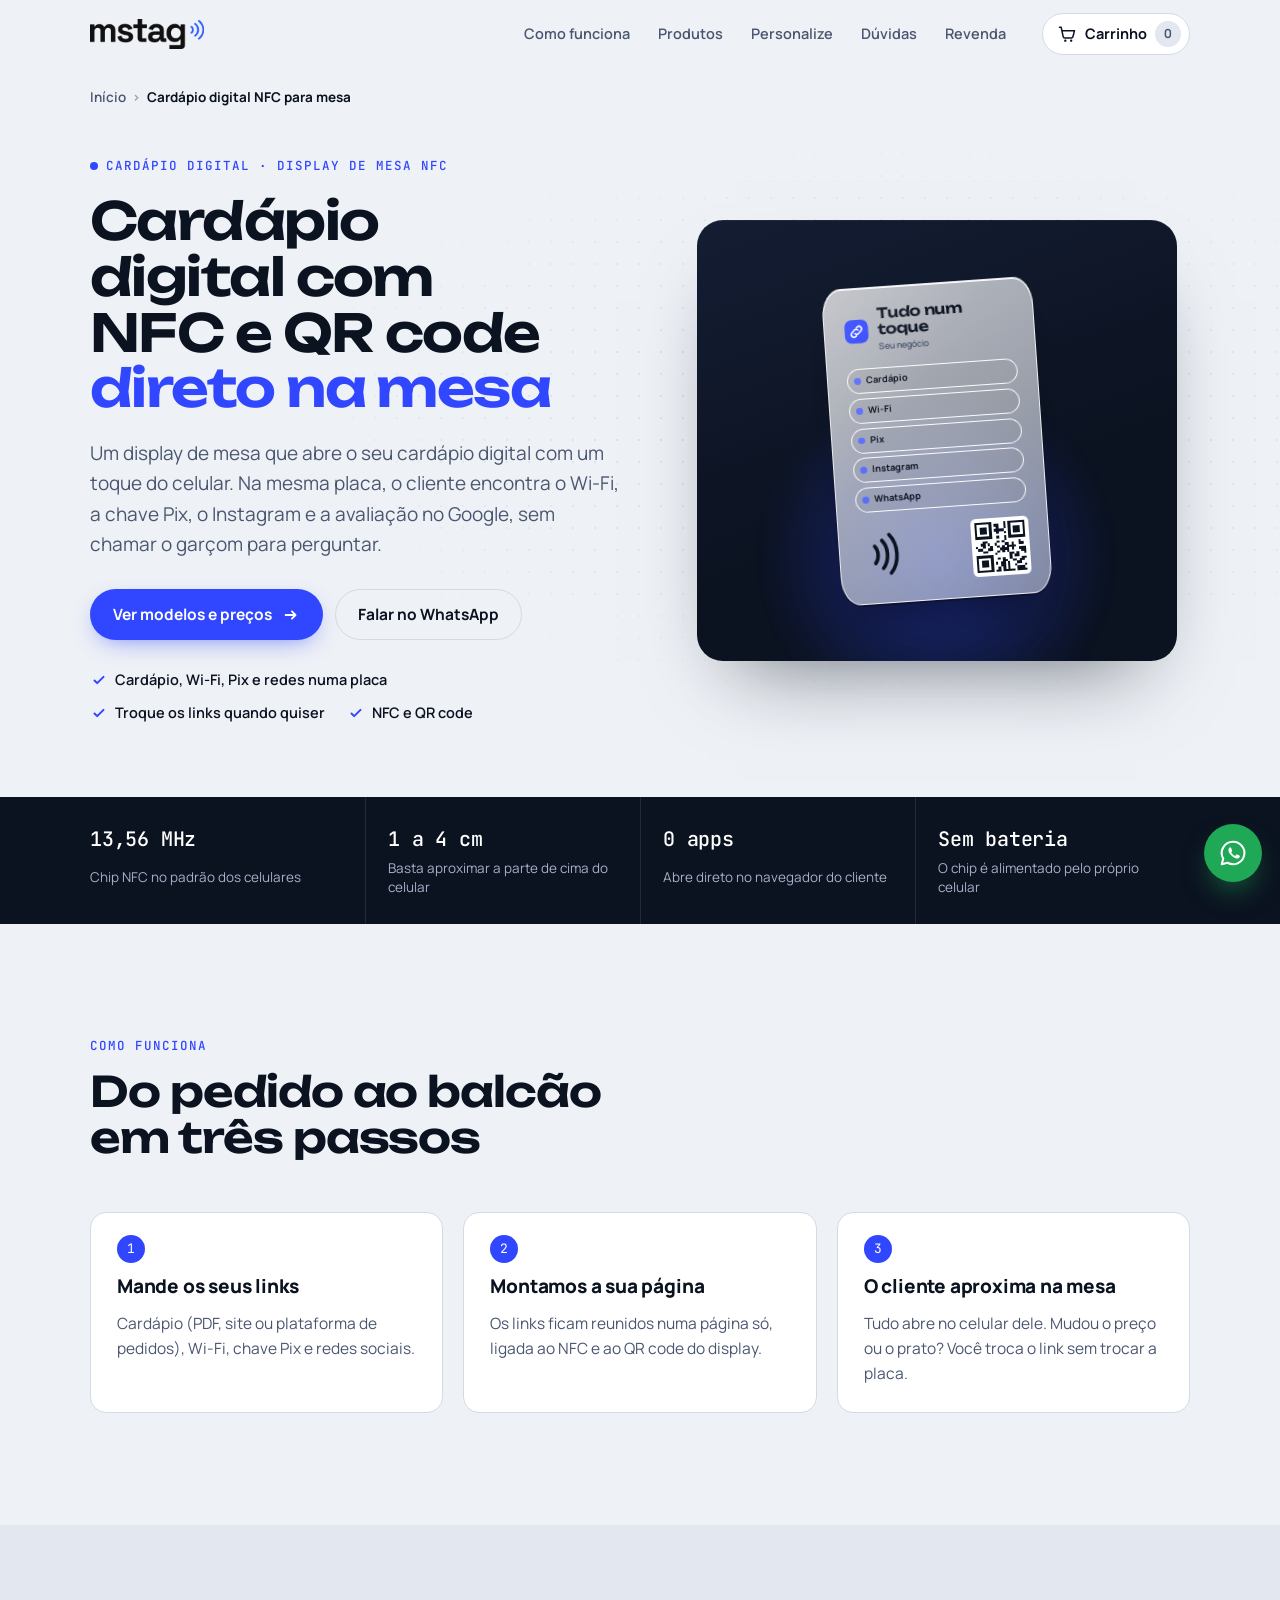
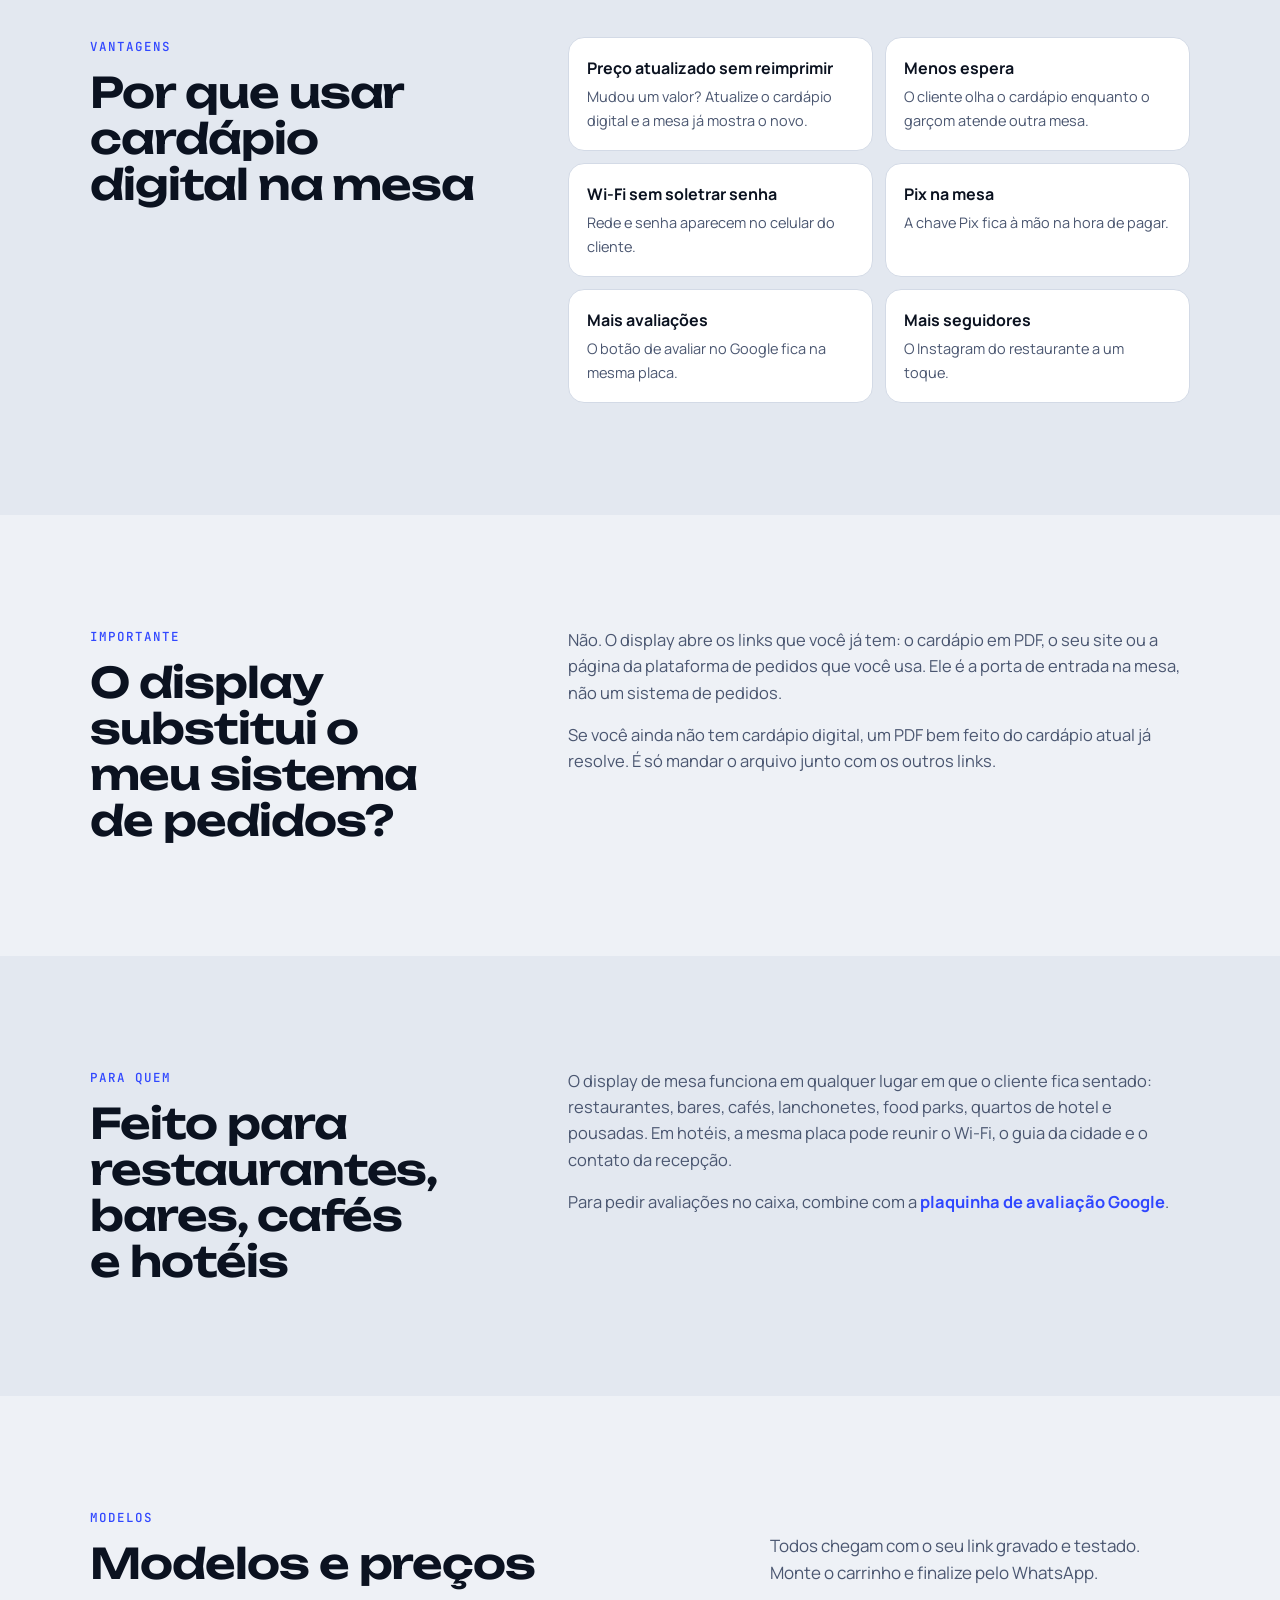
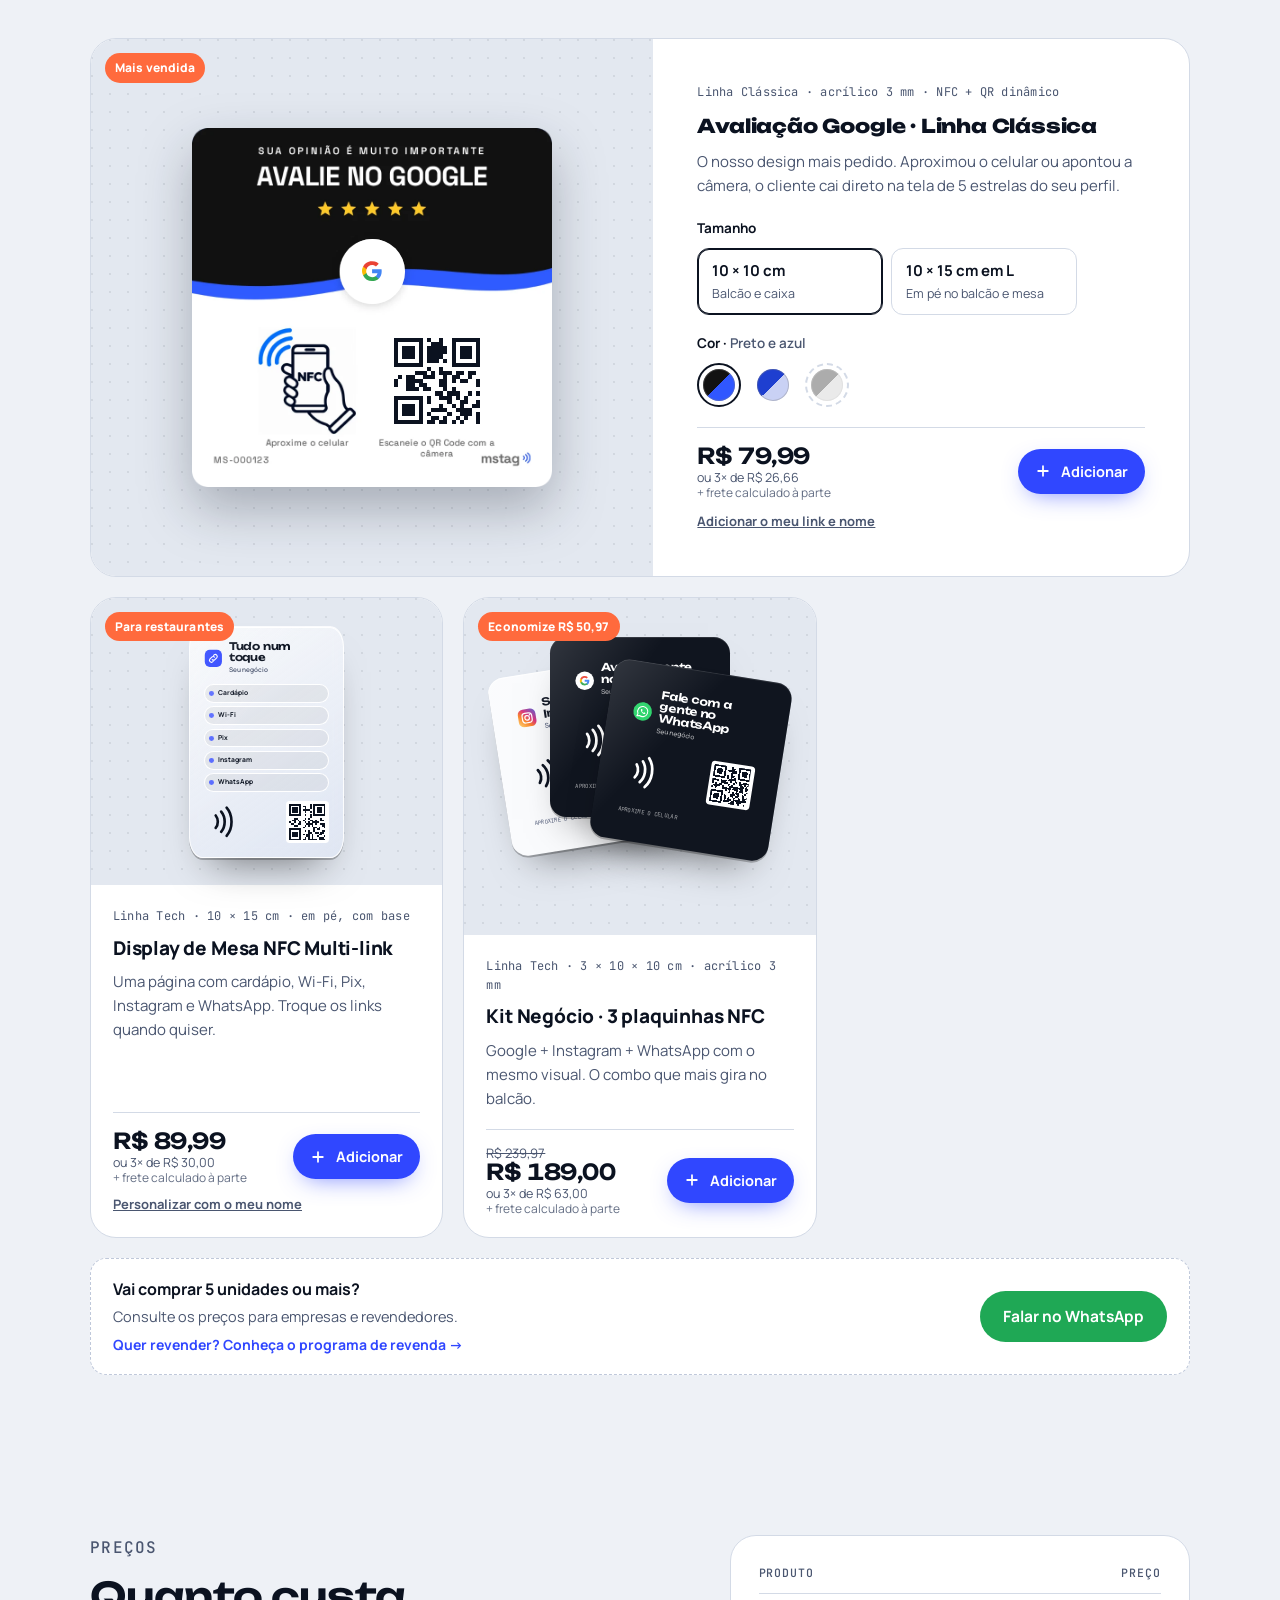
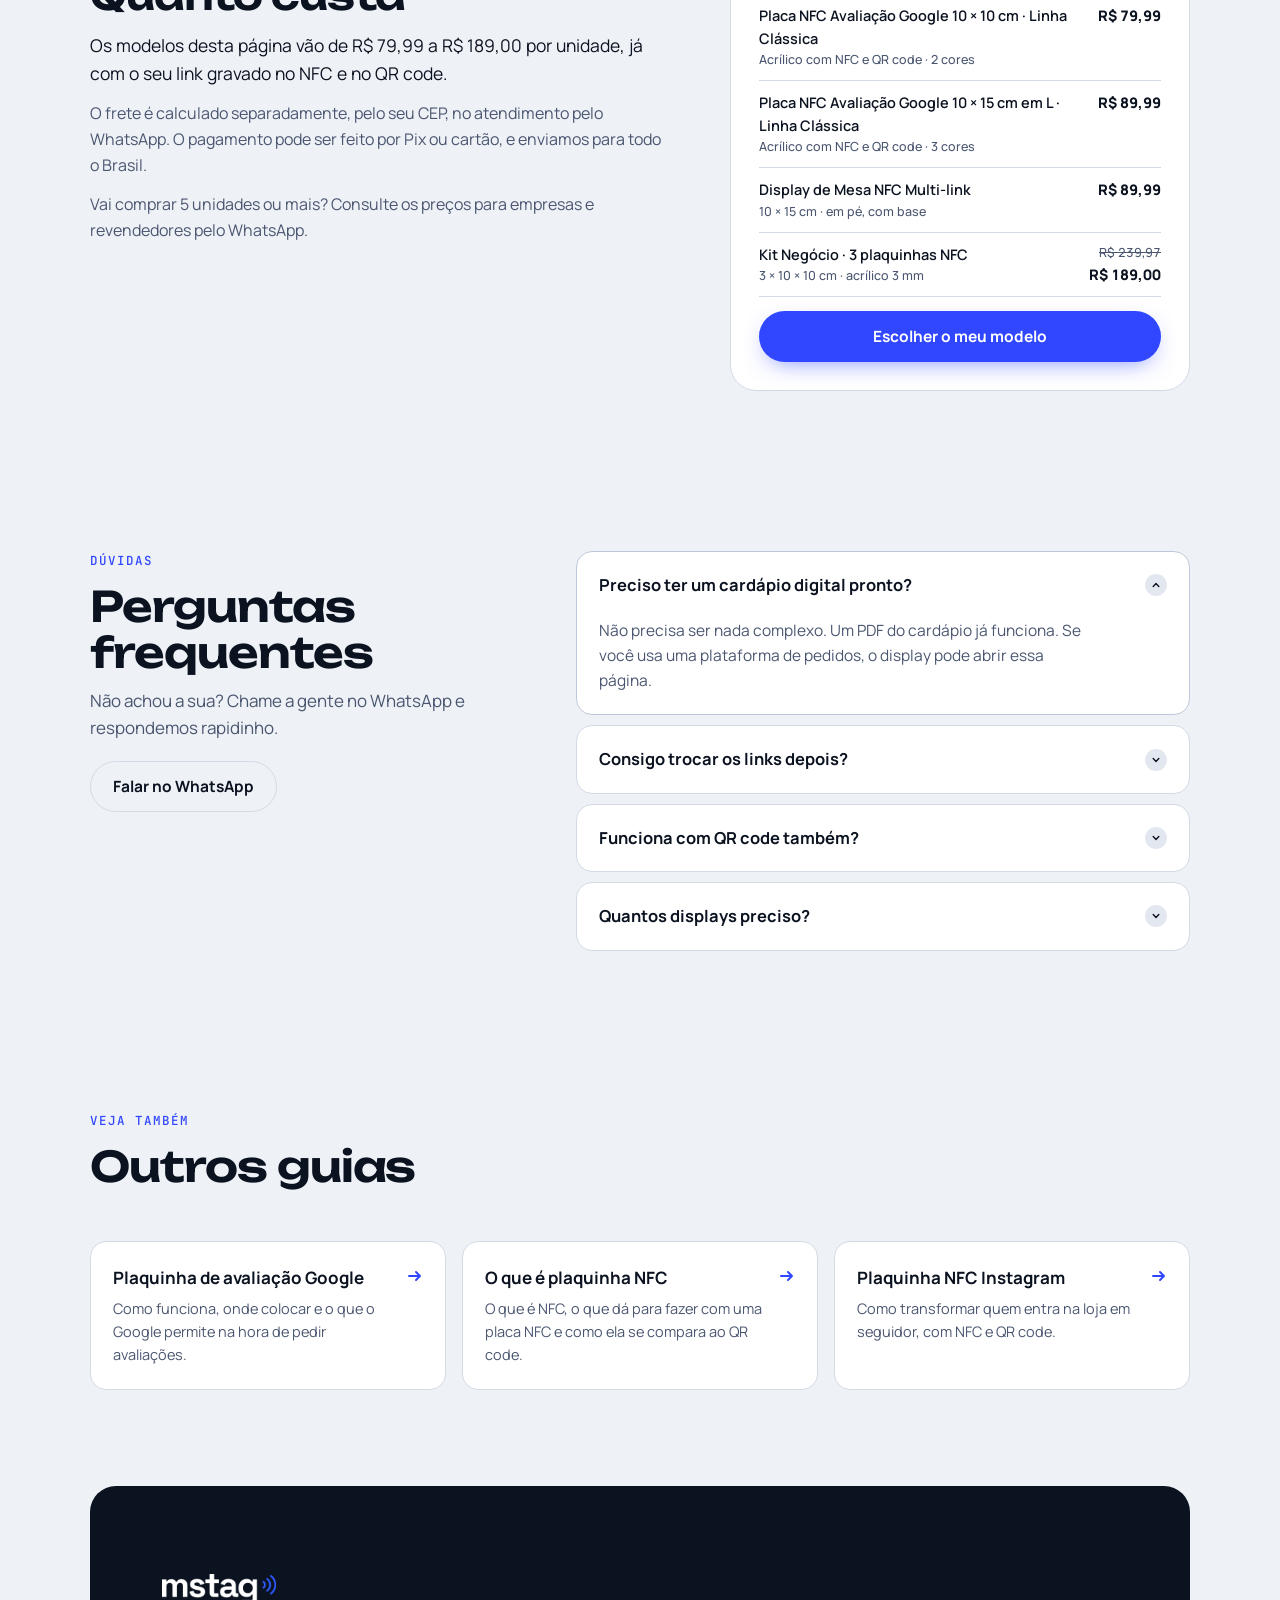
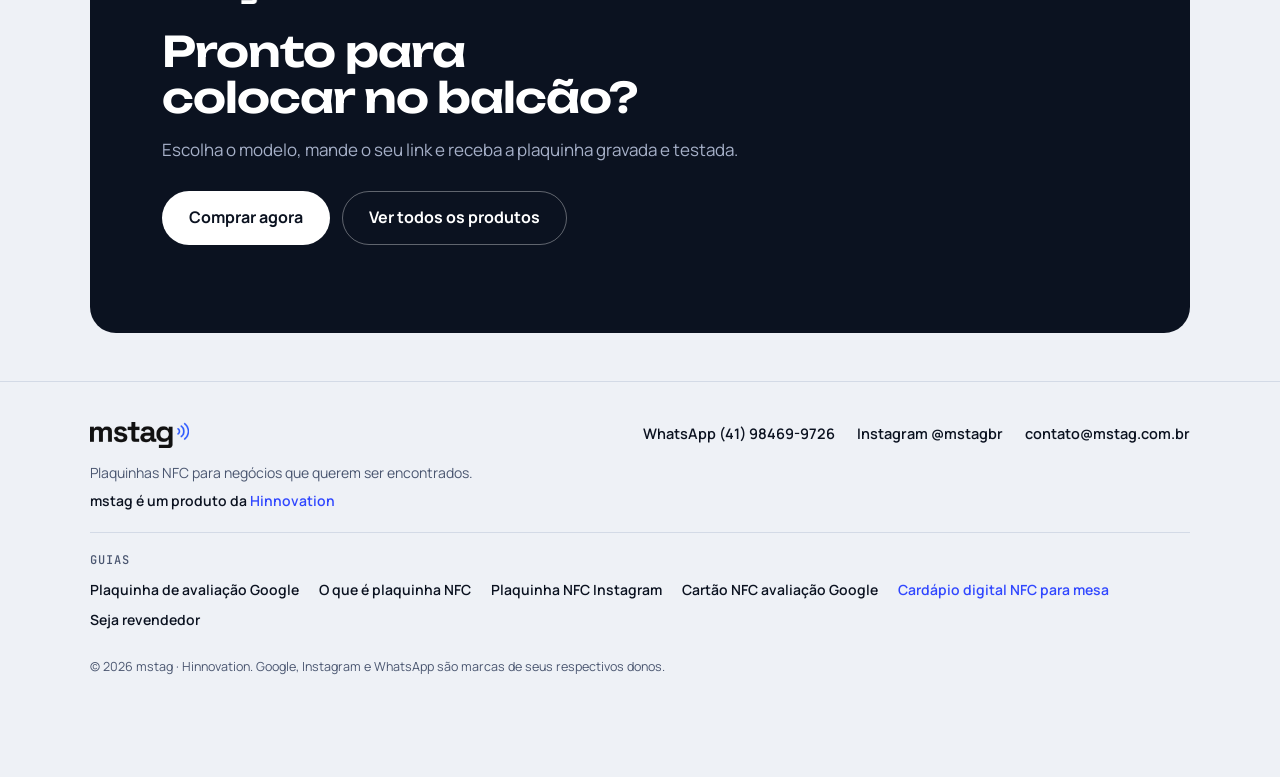
<file: cardapio-digital-nfc/index.html>
<!doctype html>
<html lang="pt-BR">
<head>
  <meta charset="utf-8">
  <meta name="viewport" content="width=device-width, initial-scale=1, viewport-fit=cover">
  <title>Cardápio Digital NFC e QR Code para Mesa de Restaurante | mstag</title>
  <meta name="description" content="Display de mesa com NFC e QR code: cardápio digital, Wi-Fi, Pix, Instagram e avaliação no Google numa placa só, para restaurantes e cafés. A partir de R$ 79,99.">
  <meta name="robots" content="index, follow, max-image-preview:large, max-snippet:-1">
  <link rel="canonical" href="https://mstag.com.br/cardapio-digital-nfc/">
  <meta property="og:type" content="website">
  <meta property="og:locale" content="pt_BR">
  <meta property="og:site_name" content="mstag">
  <meta property="og:url" content="https://mstag.com.br/cardapio-digital-nfc/">
  <meta property="og:title" content="Cardápio digital com NFC e QR code direto na mesa | mstag">
  <meta property="og:description" content="Display de mesa com NFC e QR code: cardápio digital, Wi-Fi, Pix, Instagram e avaliação no Google numa placa só, para restaurantes e cafés. A partir de R$ 79,99.">
  <meta property="og:image" content="https://mstag.com.br/assets/og/cardapio-digital-nfc.jpg">
  <meta property="og:image:width" content="1200">
  <meta property="og:image:height" content="630">
  <meta name="twitter:card" content="summary_large_image">
  <meta name="twitter:title" content="Cardápio digital com NFC e QR code direto na mesa">
  <meta name="twitter:description" content="Display de mesa com NFC e QR code: cardápio digital, Wi-Fi, Pix, Instagram e avaliação no Google numa placa só, para restaurantes e cafés. A partir de R$ 79,99.">
  <meta name="twitter:image" content="https://mstag.com.br/assets/og/cardapio-digital-nfc.jpg">
  <meta name="theme-color" content="#0B1220">
  <link rel="icon" href="../favicon.ico" sizes="48x48">
  <link rel="icon" href="../assets/logo/favicon-192.png" type="image/png" sizes="192x192">
  <link rel="apple-touch-icon" href="../assets/logo/apple-touch-icon.png">
  <link rel="manifest" href="../site.webmanifest">
  <link rel="preconnect" href="https://fonts.googleapis.com">
  <link rel="preconnect" href="https://fonts.gstatic.com" crossorigin>
  <link rel="stylesheet" href="https://fonts.googleapis.com/css2?family=JetBrains+Mono:wght@400;500&family=Manrope:wght@400;500;600;700;800&family=Unbounded:wght@500;600;700&display=swap">
  <link rel="stylesheet" href="../css/styles.css">
  <script type="application/ld+json">
{
  "@context": "https://schema.org",
  "@graph": [
    {
      "@type": "WebPage",
      "@id": "https://mstag.com.br/cardapio-digital-nfc/#pagina",
      "url": "https://mstag.com.br/cardapio-digital-nfc/",
      "name": "Cardápio Digital NFC e QR Code para Mesa de Restaurante | mstag",
      "description": "Display de mesa com NFC e QR code: cardápio digital, Wi-Fi, Pix, Instagram e avaliação no Google numa placa só, para restaurantes e cafés. A partir de R$ 79,99.",
      "inLanguage": "pt-BR",
      "isPartOf": {
        "@id": "https://mstag.com.br/#site"
      },
      "about": {
        "@id": "https://mstag.com.br/#empresa"
      },
      "breadcrumb": {
        "@id": "https://mstag.com.br/cardapio-digital-nfc/#migalhas"
      },
      "primaryImageOfPage": "https://mstag.com.br/assets/og/cardapio-digital-nfc.jpg",
      "dateModified": "2026-10-12"
    },
    {
      "@type": "BreadcrumbList",
      "@id": "https://mstag.com.br/cardapio-digital-nfc/#migalhas",
      "itemListElement": [
        {
          "@type": "ListItem",
          "position": 1,
          "name": "Início",
          "item": "https://mstag.com.br/"
        },
        {
          "@type": "ListItem",
          "position": 2,
          "name": "Cardápio digital NFC para mesa",
          "item": "https://mstag.com.br/cardapio-digital-nfc/"
        }
      ]
    },
    {
      "@type": "ItemList",
      "name": "Cardápio digital NFC para mesa",
      "itemListElement": [
        {
          "@type": "ListItem",
          "position": 1,
          "item": {
            "@type": "Product",
            "@id": "https://mstag.com.br/#produto-classica-google-10x10",
            "name": "Placa NFC Avaliação Google 10 × 10 cm · Linha Clássica",
            "description": "O nosso design mais pedido. Aproximou o celular ou apontou a câmera, o cliente cai direto na tela de 5 estrelas do seu perfil.",
            "image": "https://mstag.com.br/assets/placas/google-10x10-preto-azul.webp",
            "brand": {
              "@type": "Brand",
              "name": "mstag"
            },
            "category": "Plaquinha NFC",
            "offers": {
              "@type": "Offer",
              "price": "79.99",
              "priceCurrency": "BRL",
              "availability": "https://schema.org/InStock",
              "url": "https://mstag.com.br/#produtos",
              "seller": {
                "@id": "https://mstag.com.br/#empresa"
              },
              "shippingDetails": [
                {
                  "@type": "OfferShippingDetails",
                  "shippingLabel": "Sul",
                  "shippingDestination": {
                    "@type": "DefinedRegion",
                    "addressCountry": "BR",
                    "addressRegion": [
                      "PR",
                      "SC",
                      "RS"
                    ]
                  },
                  "shippingRate": {
                    "@type": "MonetaryAmount",
                    "maxValue": 25,
                    "currency": "BRL"
                  },
                  "deliveryTime": {
                    "@type": "ShippingDeliveryTime",
                    "businessDays": {
                      "@type": "OpeningHoursSpecification",
                      "dayOfWeek": [
                        "https://schema.org/Monday",
                        "https://schema.org/Tuesday",
                        "https://schema.org/Wednesday",
                        "https://schema.org/Thursday",
                        "https://schema.org/Friday"
                      ]
                    },
                    "handlingTime": {
                      "@type": "QuantitativeValue",
                      "minValue": 3,
                      "maxValue": 4,
                      "unitCode": "DAY"
                    },
                    "transitTime": {
                      "@type": "QuantitativeValue",
                      "minValue": 2,
                      "maxValue": 4,
                      "unitCode": "DAY"
                    }
                  }
                },
                {
                  "@type": "OfferShippingDetails",
                  "shippingLabel": "Sudeste",
                  "shippingDestination": {
                    "@type": "DefinedRegion",
                    "addressCountry": "BR",
                    "addressRegion": [
                      "SP",
                      "RJ",
                      "MG",
                      "ES"
                    ]
                  },
                  "shippingRate": {
                    "@type": "MonetaryAmount",
                    "maxValue": 30,
                    "currency": "BRL"
                  },
                  "deliveryTime": {
                    "@type": "ShippingDeliveryTime",
                    "businessDays": {
                      "@type": "OpeningHoursSpecification",
                      "dayOfWeek": [
                        "https://schema.org/Monday",
                        "https://schema.org/Tuesday",
                        "https://schema.org/Wednesday",
                        "https://schema.org/Thursday",
                        "https://schema.org/Friday"
                      ]
                    },
                    "handlingTime": {
                      "@type": "QuantitativeValue",
                      "minValue": 3,
                      "maxValue": 4,
                      "unitCode": "DAY"
                    },
                    "transitTime": {
                      "@type": "QuantitativeValue",
                      "minValue": 3,
                      "maxValue": 5,
                      "unitCode": "DAY"
                    }
                  }
                },
                {
                  "@type": "OfferShippingDetails",
                  "shippingLabel": "Centro-Oeste",
                  "shippingDestination": {
                    "@type": "DefinedRegion",
                    "addressCountry": "BR",
                    "addressRegion": [
                      "DF",
                      "GO",
                      "MT",
                      "MS"
                    ]
                  },
                  "shippingRate": {
                    "@type": "MonetaryAmount",
                    "maxValue": 40,
                    "currency": "BRL"
                  },
                  "deliveryTime": {
                    "@type": "ShippingDeliveryTime",
                    "businessDays": {
                      "@type": "OpeningHoursSpecification",
                      "dayOfWeek": [
                        "https://schema.org/Monday",
                        "https://schema.org/Tuesday",
                        "https://schema.org/Wednesday",
                        "https://schema.org/Thursday",
                        "https://schema.org/Friday"
                      ]
                    },
                    "handlingTime": {
                      "@type": "QuantitativeValue",
                      "minValue": 3,
                      "maxValue": 4,
                      "unitCode": "DAY"
                    },
                    "transitTime": {
                      "@type": "QuantitativeValue",
                      "minValue": 3,
                      "maxValue": 6,
                      "unitCode": "DAY"
                    }
                  }
                },
                {
                  "@type": "OfferShippingDetails",
                  "shippingLabel": "Nordeste",
                  "shippingDestination": {
                    "@type": "DefinedRegion",
                    "addressCountry": "BR",
                    "addressRegion": [
                      "BA",
                      "SE",
                      "AL",
                      "PE",
                      "PB",
                      "RN",
                      "CE",
                      "PI",
                      "MA"
                    ]
                  },
                  "shippingRate": {
                    "@type": "MonetaryAmount",
                    "maxValue": 45,
                    "currency": "BRL"
                  },
                  "deliveryTime": {
                    "@type": "ShippingDeliveryTime",
                    "businessDays": {
                      "@type": "OpeningHoursSpecification",
                      "dayOfWeek": [
                        "https://schema.org/Monday",
                        "https://schema.org/Tuesday",
                        "https://schema.org/Wednesday",
                        "https://schema.org/Thursday",
                        "https://schema.org/Friday"
                      ]
                    },
                    "handlingTime": {
                      "@type": "QuantitativeValue",
                      "minValue": 3,
                      "maxValue": 4,
                      "unitCode": "DAY"
                    },
                    "transitTime": {
                      "@type": "QuantitativeValue",
                      "minValue": 4,
                      "maxValue": 8,
                      "unitCode": "DAY"
                    }
                  }
                },
                {
                  "@type": "OfferShippingDetails",
                  "shippingLabel": "Norte",
                  "shippingDestination": {
                    "@type": "DefinedRegion",
                    "addressCountry": "BR",
                    "addressRegion": [
                      "TO",
                      "PA",
                      "AP",
                      "AM",
                      "RR",
                      "AC",
                      "RO"
                    ]
                  },
                  "shippingRate": {
                    "@type": "MonetaryAmount",
                    "maxValue": 45,
                    "currency": "BRL"
                  },
                  "deliveryTime": {
                    "@type": "ShippingDeliveryTime",
                    "businessDays": {
                      "@type": "OpeningHoursSpecification",
                      "dayOfWeek": [
                        "https://schema.org/Monday",
                        "https://schema.org/Tuesday",
                        "https://schema.org/Wednesday",
                        "https://schema.org/Thursday",
                        "https://schema.org/Friday"
                      ]
                    },
                    "handlingTime": {
                      "@type": "QuantitativeValue",
                      "minValue": 3,
                      "maxValue": 4,
                      "unitCode": "DAY"
                    },
                    "transitTime": {
                      "@type": "QuantitativeValue",
                      "minValue": 5,
                      "maxValue": 9,
                      "unitCode": "DAY"
                    }
                  }
                }
              ],
              "hasMerchantReturnPolicy": {
                "@type": "MerchantReturnPolicy",
                "applicableCountry": "BR",
                "returnPolicyCategory": "https://schema.org/MerchantReturnFiniteReturnWindow",
                "merchantReturnDays": 7,
                "returnMethod": "https://schema.org/ReturnByMail",
                "returnFees": "https://schema.org/ReturnFeesCustomerResponsibility",
                "refundType": "https://schema.org/FullRefund"
              }
            }
          }
        },
        {
          "@type": "ListItem",
          "position": 2,
          "item": {
            "@type": "Product",
            "@id": "https://mstag.com.br/#produto-classica-google-10x15",
            "name": "Placa NFC Avaliação Google 10 × 15 cm em L · Linha Clássica",
            "description": "O nosso design mais pedido. Aproximou o celular ou apontou a câmera, o cliente cai direto na tela de 5 estrelas do seu perfil.",
            "image": "https://mstag.com.br/assets/placas/google-10x15-preto-azul.webp",
            "brand": {
              "@type": "Brand",
              "name": "mstag"
            },
            "category": "Plaquinha NFC",
            "offers": {
              "@type": "Offer",
              "price": "89.99",
              "priceCurrency": "BRL",
              "availability": "https://schema.org/InStock",
              "url": "https://mstag.com.br/#produtos",
              "seller": {
                "@id": "https://mstag.com.br/#empresa"
              },
              "shippingDetails": [
                {
                  "@type": "OfferShippingDetails",
                  "shippingLabel": "Sul",
                  "shippingDestination": {
                    "@type": "DefinedRegion",
                    "addressCountry": "BR",
                    "addressRegion": [
                      "PR",
                      "SC",
                      "RS"
                    ]
                  },
                  "shippingRate": {
                    "@type": "MonetaryAmount",
                    "maxValue": 25,
                    "currency": "BRL"
                  },
                  "deliveryTime": {
                    "@type": "ShippingDeliveryTime",
                    "businessDays": {
                      "@type": "OpeningHoursSpecification",
                      "dayOfWeek": [
                        "https://schema.org/Monday",
                        "https://schema.org/Tuesday",
                        "https://schema.org/Wednesday",
                        "https://schema.org/Thursday",
                        "https://schema.org/Friday"
                      ]
                    },
                    "handlingTime": {
                      "@type": "QuantitativeValue",
                      "minValue": 3,
                      "maxValue": 4,
                      "unitCode": "DAY"
                    },
                    "transitTime": {
                      "@type": "QuantitativeValue",
                      "minValue": 2,
                      "maxValue": 4,
                      "unitCode": "DAY"
                    }
                  }
                },
                {
                  "@type": "OfferShippingDetails",
                  "shippingLabel": "Sudeste",
                  "shippingDestination": {
                    "@type": "DefinedRegion",
                    "addressCountry": "BR",
                    "addressRegion": [
                      "SP",
                      "RJ",
                      "MG",
                      "ES"
                    ]
                  },
                  "shippingRate": {
                    "@type": "MonetaryAmount",
                    "maxValue": 30,
                    "currency": "BRL"
                  },
                  "deliveryTime": {
                    "@type": "ShippingDeliveryTime",
                    "businessDays": {
                      "@type": "OpeningHoursSpecification",
                      "dayOfWeek": [
                        "https://schema.org/Monday",
                        "https://schema.org/Tuesday",
                        "https://schema.org/Wednesday",
                        "https://schema.org/Thursday",
                        "https://schema.org/Friday"
                      ]
                    },
                    "handlingTime": {
                      "@type": "QuantitativeValue",
                      "minValue": 3,
                      "maxValue": 4,
                      "unitCode": "DAY"
                    },
                    "transitTime": {
                      "@type": "QuantitativeValue",
                      "minValue": 3,
                      "maxValue": 5,
                      "unitCode": "DAY"
                    }
                  }
                },
                {
                  "@type": "OfferShippingDetails",
                  "shippingLabel": "Centro-Oeste",
                  "shippingDestination": {
                    "@type": "DefinedRegion",
                    "addressCountry": "BR",
                    "addressRegion": [
                      "DF",
                      "GO",
                      "MT",
                      "MS"
                    ]
                  },
                  "shippingRate": {
                    "@type": "MonetaryAmount",
                    "maxValue": 40,
                    "currency": "BRL"
                  },
                  "deliveryTime": {
                    "@type": "ShippingDeliveryTime",
                    "businessDays": {
                      "@type": "OpeningHoursSpecification",
                      "dayOfWeek": [
                        "https://schema.org/Monday",
                        "https://schema.org/Tuesday",
                        "https://schema.org/Wednesday",
                        "https://schema.org/Thursday",
                        "https://schema.org/Friday"
                      ]
                    },
                    "handlingTime": {
                      "@type": "QuantitativeValue",
                      "minValue": 3,
                      "maxValue": 4,
                      "unitCode": "DAY"
                    },
                    "transitTime": {
                      "@type": "QuantitativeValue",
                      "minValue": 3,
                      "maxValue": 6,
                      "unitCode": "DAY"
                    }
                  }
                },
                {
                  "@type": "OfferShippingDetails",
                  "shippingLabel": "Nordeste",
                  "shippingDestination": {
                    "@type": "DefinedRegion",
                    "addressCountry": "BR",
                    "addressRegion": [
                      "BA",
                      "SE",
                      "AL",
                      "PE",
                      "PB",
                      "RN",
                      "CE",
                      "PI",
                      "MA"
                    ]
                  },
                  "shippingRate": {
                    "@type": "MonetaryAmount",
                    "maxValue": 45,
                    "currency": "BRL"
                  },
                  "deliveryTime": {
                    "@type": "ShippingDeliveryTime",
                    "businessDays": {
                      "@type": "OpeningHoursSpecification",
                      "dayOfWeek": [
                        "https://schema.org/Monday",
                        "https://schema.org/Tuesday",
                        "https://schema.org/Wednesday",
                        "https://schema.org/Thursday",
                        "https://schema.org/Friday"
                      ]
                    },
                    "handlingTime": {
                      "@type": "QuantitativeValue",
                      "minValue": 3,
                      "maxValue": 4,
                      "unitCode": "DAY"
                    },
                    "transitTime": {
                      "@type": "QuantitativeValue",
                      "minValue": 4,
                      "maxValue": 8,
                      "unitCode": "DAY"
                    }
                  }
                },
                {
                  "@type": "OfferShippingDetails",
                  "shippingLabel": "Norte",
                  "shippingDestination": {
                    "@type": "DefinedRegion",
                    "addressCountry": "BR",
                    "addressRegion": [
                      "TO",
                      "PA",
                      "AP",
                      "AM",
                      "RR",
                      "AC",
                      "RO"
                    ]
                  },
                  "shippingRate": {
                    "@type": "MonetaryAmount",
                    "maxValue": 45,
                    "currency": "BRL"
                  },
                  "deliveryTime": {
                    "@type": "ShippingDeliveryTime",
                    "businessDays": {
                      "@type": "OpeningHoursSpecification",
                      "dayOfWeek": [
                        "https://schema.org/Monday",
                        "https://schema.org/Tuesday",
                        "https://schema.org/Wednesday",
                        "https://schema.org/Thursday",
                        "https://schema.org/Friday"
                      ]
                    },
                    "handlingTime": {
                      "@type": "QuantitativeValue",
                      "minValue": 3,
                      "maxValue": 4,
                      "unitCode": "DAY"
                    },
                    "transitTime": {
                      "@type": "QuantitativeValue",
                      "minValue": 5,
                      "maxValue": 9,
                      "unitCode": "DAY"
                    }
                  }
                }
              ],
              "hasMerchantReturnPolicy": {
                "@type": "MerchantReturnPolicy",
                "applicableCountry": "BR",
                "returnPolicyCategory": "https://schema.org/MerchantReturnFiniteReturnWindow",
                "merchantReturnDays": 7,
                "returnMethod": "https://schema.org/ReturnByMail",
                "returnFees": "https://schema.org/ReturnFeesCustomerResponsibility",
                "refundType": "https://schema.org/FullRefund"
              }
            }
          }
        },
        {
          "@type": "ListItem",
          "position": 3,
          "item": {
            "@type": "Product",
            "@id": "https://mstag.com.br/#produto-multilink",
            "name": "Display de Mesa NFC Multi-link",
            "description": "Uma página com cardápio, Wi-Fi, Pix, Instagram e WhatsApp. Troque os links quando quiser.",
            "image": "https://mstag.com.br/assets/produtos/multilink.webp",
            "brand": {
              "@type": "Brand",
              "name": "mstag"
            },
            "category": "Plaquinha NFC",
            "offers": {
              "@type": "Offer",
              "price": "89.99",
              "priceCurrency": "BRL",
              "availability": "https://schema.org/InStock",
              "url": "https://mstag.com.br/#produtos",
              "seller": {
                "@id": "https://mstag.com.br/#empresa"
              },
              "shippingDetails": [
                {
                  "@type": "OfferShippingDetails",
                  "shippingLabel": "Sul",
                  "shippingDestination": {
                    "@type": "DefinedRegion",
                    "addressCountry": "BR",
                    "addressRegion": [
                      "PR",
                      "SC",
                      "RS"
                    ]
                  },
                  "shippingRate": {
                    "@type": "MonetaryAmount",
                    "maxValue": 25,
                    "currency": "BRL"
                  },
                  "deliveryTime": {
                    "@type": "ShippingDeliveryTime",
                    "businessDays": {
                      "@type": "OpeningHoursSpecification",
                      "dayOfWeek": [
                        "https://schema.org/Monday",
                        "https://schema.org/Tuesday",
                        "https://schema.org/Wednesday",
                        "https://schema.org/Thursday",
                        "https://schema.org/Friday"
                      ]
                    },
                    "handlingTime": {
                      "@type": "QuantitativeValue",
                      "minValue": 3,
                      "maxValue": 4,
                      "unitCode": "DAY"
                    },
                    "transitTime": {
                      "@type": "QuantitativeValue",
                      "minValue": 2,
                      "maxValue": 4,
                      "unitCode": "DAY"
                    }
                  }
                },
                {
                  "@type": "OfferShippingDetails",
                  "shippingLabel": "Sudeste",
                  "shippingDestination": {
                    "@type": "DefinedRegion",
                    "addressCountry": "BR",
                    "addressRegion": [
                      "SP",
                      "RJ",
                      "MG",
                      "ES"
                    ]
                  },
                  "shippingRate": {
                    "@type": "MonetaryAmount",
                    "maxValue": 30,
                    "currency": "BRL"
                  },
                  "deliveryTime": {
                    "@type": "ShippingDeliveryTime",
                    "businessDays": {
                      "@type": "OpeningHoursSpecification",
                      "dayOfWeek": [
                        "https://schema.org/Monday",
                        "https://schema.org/Tuesday",
                        "https://schema.org/Wednesday",
                        "https://schema.org/Thursday",
                        "https://schema.org/Friday"
                      ]
                    },
                    "handlingTime": {
                      "@type": "QuantitativeValue",
                      "minValue": 3,
                      "maxValue": 4,
                      "unitCode": "DAY"
                    },
                    "transitTime": {
                      "@type": "QuantitativeValue",
                      "minValue": 3,
                      "maxValue": 5,
                      "unitCode": "DAY"
                    }
                  }
                },
                {
                  "@type": "OfferShippingDetails",
                  "shippingLabel": "Centro-Oeste",
                  "shippingDestination": {
                    "@type": "DefinedRegion",
                    "addressCountry": "BR",
                    "addressRegion": [
                      "DF",
                      "GO",
                      "MT",
                      "MS"
                    ]
                  },
                  "shippingRate": {
                    "@type": "MonetaryAmount",
                    "maxValue": 40,
                    "currency": "BRL"
                  },
                  "deliveryTime": {
                    "@type": "ShippingDeliveryTime",
                    "businessDays": {
                      "@type": "OpeningHoursSpecification",
                      "dayOfWeek": [
                        "https://schema.org/Monday",
                        "https://schema.org/Tuesday",
                        "https://schema.org/Wednesday",
                        "https://schema.org/Thursday",
                        "https://schema.org/Friday"
                      ]
                    },
                    "handlingTime": {
                      "@type": "QuantitativeValue",
                      "minValue": 3,
                      "maxValue": 4,
                      "unitCode": "DAY"
                    },
                    "transitTime": {
                      "@type": "QuantitativeValue",
                      "minValue": 3,
                      "maxValue": 6,
                      "unitCode": "DAY"
                    }
                  }
                },
                {
                  "@type": "OfferShippingDetails",
                  "shippingLabel": "Nordeste",
                  "shippingDestination": {
                    "@type": "DefinedRegion",
                    "addressCountry": "BR",
                    "addressRegion": [
                      "BA",
                      "SE",
                      "AL",
                      "PE",
                      "PB",
                      "RN",
                      "CE",
                      "PI",
                      "MA"
                    ]
                  },
                  "shippingRate": {
                    "@type": "MonetaryAmount",
                    "maxValue": 45,
                    "currency": "BRL"
                  },
                  "deliveryTime": {
                    "@type": "ShippingDeliveryTime",
                    "businessDays": {
                      "@type": "OpeningHoursSpecification",
                      "dayOfWeek": [
                        "https://schema.org/Monday",
                        "https://schema.org/Tuesday",
                        "https://schema.org/Wednesday",
                        "https://schema.org/Thursday",
                        "https://schema.org/Friday"
                      ]
                    },
                    "handlingTime": {
                      "@type": "QuantitativeValue",
                      "minValue": 3,
                      "maxValue": 4,
                      "unitCode": "DAY"
                    },
                    "transitTime": {
                      "@type": "QuantitativeValue",
                      "minValue": 4,
                      "maxValue": 8,
                      "unitCode": "DAY"
                    }
                  }
                },
                {
                  "@type": "OfferShippingDetails",
                  "shippingLabel": "Norte",
                  "shippingDestination": {
                    "@type": "DefinedRegion",
                    "addressCountry": "BR",
                    "addressRegion": [
                      "TO",
                      "PA",
                      "AP",
                      "AM",
                      "RR",
                      "AC",
                      "RO"
                    ]
                  },
                  "shippingRate": {
                    "@type": "MonetaryAmount",
                    "maxValue": 45,
                    "currency": "BRL"
                  },
                  "deliveryTime": {
                    "@type": "ShippingDeliveryTime",
                    "businessDays": {
                      "@type": "OpeningHoursSpecification",
                      "dayOfWeek": [
                        "https://schema.org/Monday",
                        "https://schema.org/Tuesday",
                        "https://schema.org/Wednesday",
                        "https://schema.org/Thursday",
                        "https://schema.org/Friday"
                      ]
                    },
                    "handlingTime": {
                      "@type": "QuantitativeValue",
                      "minValue": 3,
                      "maxValue": 4,
                      "unitCode": "DAY"
                    },
                    "transitTime": {
                      "@type": "QuantitativeValue",
                      "minValue": 5,
                      "maxValue": 9,
                      "unitCode": "DAY"
                    }
                  }
                }
              ],
              "hasMerchantReturnPolicy": {
                "@type": "MerchantReturnPolicy",
                "applicableCountry": "BR",
                "returnPolicyCategory": "https://schema.org/MerchantReturnFiniteReturnWindow",
                "merchantReturnDays": 7,
                "returnMethod": "https://schema.org/ReturnByMail",
                "returnFees": "https://schema.org/ReturnFeesCustomerResponsibility",
                "refundType": "https://schema.org/FullRefund"
              }
            }
          }
        },
        {
          "@type": "ListItem",
          "position": 4,
          "item": {
            "@type": "Product",
            "@id": "https://mstag.com.br/#produto-kit",
            "name": "Kit Negócio · 3 plaquinhas NFC",
            "description": "Google + Instagram + WhatsApp com o mesmo visual. O combo que mais gira no balcão.",
            "image": "https://mstag.com.br/assets/produtos/kit.webp",
            "brand": {
              "@type": "Brand",
              "name": "mstag"
            },
            "category": "Plaquinha NFC",
            "offers": {
              "@type": "Offer",
              "price": "189.00",
              "priceCurrency": "BRL",
              "availability": "https://schema.org/InStock",
              "url": "https://mstag.com.br/#produtos",
              "seller": {
                "@id": "https://mstag.com.br/#empresa"
              },
              "shippingDetails": [
                {
                  "@type": "OfferShippingDetails",
                  "shippingLabel": "Sul",
                  "shippingDestination": {
                    "@type": "DefinedRegion",
                    "addressCountry": "BR",
                    "addressRegion": [
                      "PR",
                      "SC",
                      "RS"
                    ]
                  },
                  "shippingRate": {
                    "@type": "MonetaryAmount",
                    "maxValue": 25,
                    "currency": "BRL"
                  },
                  "deliveryTime": {
                    "@type": "ShippingDeliveryTime",
                    "businessDays": {
                      "@type": "OpeningHoursSpecification",
                      "dayOfWeek": [
                        "https://schema.org/Monday",
                        "https://schema.org/Tuesday",
                        "https://schema.org/Wednesday",
                        "https://schema.org/Thursday",
                        "https://schema.org/Friday"
                      ]
                    },
                    "handlingTime": {
                      "@type": "QuantitativeValue",
                      "minValue": 3,
                      "maxValue": 4,
                      "unitCode": "DAY"
                    },
                    "transitTime": {
                      "@type": "QuantitativeValue",
                      "minValue": 2,
                      "maxValue": 4,
                      "unitCode": "DAY"
                    }
                  }
                },
                {
                  "@type": "OfferShippingDetails",
                  "shippingLabel": "Sudeste",
                  "shippingDestination": {
                    "@type": "DefinedRegion",
                    "addressCountry": "BR",
                    "addressRegion": [
                      "SP",
                      "RJ",
                      "MG",
                      "ES"
                    ]
                  },
                  "shippingRate": {
                    "@type": "MonetaryAmount",
                    "maxValue": 30,
                    "currency": "BRL"
                  },
                  "deliveryTime": {
                    "@type": "ShippingDeliveryTime",
                    "businessDays": {
                      "@type": "OpeningHoursSpecification",
                      "dayOfWeek": [
                        "https://schema.org/Monday",
                        "https://schema.org/Tuesday",
                        "https://schema.org/Wednesday",
                        "https://schema.org/Thursday",
                        "https://schema.org/Friday"
                      ]
                    },
                    "handlingTime": {
                      "@type": "QuantitativeValue",
                      "minValue": 3,
                      "maxValue": 4,
                      "unitCode": "DAY"
                    },
                    "transitTime": {
                      "@type": "QuantitativeValue",
                      "minValue": 3,
                      "maxValue": 5,
                      "unitCode": "DAY"
                    }
                  }
                },
                {
                  "@type": "OfferShippingDetails",
                  "shippingLabel": "Centro-Oeste",
                  "shippingDestination": {
                    "@type": "DefinedRegion",
                    "addressCountry": "BR",
                    "addressRegion": [
                      "DF",
                      "GO",
                      "MT",
                      "MS"
                    ]
                  },
                  "shippingRate": {
                    "@type": "MonetaryAmount",
                    "maxValue": 40,
                    "currency": "BRL"
                  },
                  "deliveryTime": {
                    "@type": "ShippingDeliveryTime",
                    "businessDays": {
                      "@type": "OpeningHoursSpecification",
                      "dayOfWeek": [
                        "https://schema.org/Monday",
                        "https://schema.org/Tuesday",
                        "https://schema.org/Wednesday",
                        "https://schema.org/Thursday",
                        "https://schema.org/Friday"
                      ]
                    },
                    "handlingTime": {
                      "@type": "QuantitativeValue",
                      "minValue": 3,
                      "maxValue": 4,
                      "unitCode": "DAY"
                    },
                    "transitTime": {
                      "@type": "QuantitativeValue",
                      "minValue": 3,
                      "maxValue": 6,
                      "unitCode": "DAY"
                    }
                  }
                },
                {
                  "@type": "OfferShippingDetails",
                  "shippingLabel": "Nordeste",
                  "shippingDestination": {
                    "@type": "DefinedRegion",
                    "addressCountry": "BR",
                    "addressRegion": [
                      "BA",
                      "SE",
                      "AL",
                      "PE",
                      "PB",
                      "RN",
                      "CE",
                      "PI",
                      "MA"
                    ]
                  },
                  "shippingRate": {
                    "@type": "MonetaryAmount",
                    "maxValue": 45,
                    "currency": "BRL"
                  },
                  "deliveryTime": {
                    "@type": "ShippingDeliveryTime",
                    "businessDays": {
                      "@type": "OpeningHoursSpecification",
                      "dayOfWeek": [
                        "https://schema.org/Monday",
                        "https://schema.org/Tuesday",
                        "https://schema.org/Wednesday",
                        "https://schema.org/Thursday",
                        "https://schema.org/Friday"
                      ]
                    },
                    "handlingTime": {
                      "@type": "QuantitativeValue",
                      "minValue": 3,
                      "maxValue": 4,
                      "unitCode": "DAY"
                    },
                    "transitTime": {
                      "@type": "QuantitativeValue",
                      "minValue": 4,
                      "maxValue": 8,
                      "unitCode": "DAY"
                    }
                  }
                },
                {
                  "@type": "OfferShippingDetails",
                  "shippingLabel": "Norte",
                  "shippingDestination": {
                    "@type": "DefinedRegion",
                    "addressCountry": "BR",
                    "addressRegion": [
                      "TO",
                      "PA",
                      "AP",
                      "AM",
                      "RR",
                      "AC",
                      "RO"
                    ]
                  },
                  "shippingRate": {
                    "@type": "MonetaryAmount",
                    "maxValue": 45,
                    "currency": "BRL"
                  },
                  "deliveryTime": {
                    "@type": "ShippingDeliveryTime",
                    "businessDays": {
                      "@type": "OpeningHoursSpecification",
                      "dayOfWeek": [
                        "https://schema.org/Monday",
                        "https://schema.org/Tuesday",
                        "https://schema.org/Wednesday",
                        "https://schema.org/Thursday",
                        "https://schema.org/Friday"
                      ]
                    },
                    "handlingTime": {
                      "@type": "QuantitativeValue",
                      "minValue": 3,
                      "maxValue": 4,
                      "unitCode": "DAY"
                    },
                    "transitTime": {
                      "@type": "QuantitativeValue",
                      "minValue": 5,
                      "maxValue": 9,
                      "unitCode": "DAY"
                    }
                  }
                }
              ],
              "hasMerchantReturnPolicy": {
                "@type": "MerchantReturnPolicy",
                "applicableCountry": "BR",
                "returnPolicyCategory": "https://schema.org/MerchantReturnFiniteReturnWindow",
                "merchantReturnDays": 7,
                "returnMethod": "https://schema.org/ReturnByMail",
                "returnFees": "https://schema.org/ReturnFeesCustomerResponsibility",
                "refundType": "https://schema.org/FullRefund"
              }
            }
          }
        }
      ]
    },
    {
      "@type": "FAQPage",
      "mainEntity": [
        {
          "@type": "Question",
          "name": "Preciso ter um cardápio digital pronto?",
          "acceptedAnswer": {
            "@type": "Answer",
            "text": "Não precisa ser nada complexo. Um PDF do cardápio já funciona. Se você usa uma plataforma de pedidos, o display pode abrir essa página."
          }
        },
        {
          "@type": "Question",
          "name": "Consigo trocar os links depois?",
          "acceptedAnswer": {
            "@type": "Answer",
            "text": "Sim. No display multi-link você troca os links quando quiser, sem trocar a placa."
          }
        },
        {
          "@type": "Question",
          "name": "Funciona com QR code também?",
          "acceptedAnswer": {
            "@type": "Answer",
            "text": "Sim. O display tem NFC e QR code. Quem tem celular sem NFC aponta a câmera."
          }
        },
        {
          "@type": "Question",
          "name": "Quantos displays preciso?",
          "acceptedAnswer": {
            "@type": "Answer",
            "text": "O ideal é um por mesa, para ninguém precisar pedir emprestado. Para balcões e caixas, uma plaquinha de avaliação costuma bastar."
          }
        }
      ]
    }
  ]
}
  </script>
</head>
<!-- Página gerada por tools/seo.mjs a partir de tools/paginas.mjs. Edite lá e rode: node tools/seo.mjs -->
<body data-home="../">
  <a class="skip" href="#produtos">Pular para os produtos</a>

  <header class="topbar" id="topo">
    <div class="wrap topbar__in">
      <a class="logo" href="../" aria-label="mstag, voltar ao início">
        <img class="logo__img" src="../assets/logo/mstag-preto-azul.png" alt="mstag" width="608" height="160">
      </a>
      <nav class="nav" aria-label="Seções">
        <a href="#como-funciona">Como funciona</a>
        <a href="#produtos">Produtos</a>
        <a href="../#personalize">Personalize</a>
        <a href="#duvidas">Dúvidas</a>
        <a href="../revenda-plaquinha-nfc/">Revenda</a>
      </nav>
      <button class="cart-btn" type="button" id="abrirCarrinho" aria-label="Abrir carrinho">
        <svg viewBox="0 0 24 24" aria-hidden="true"><path d="M3 4h2l2.4 11.2a2 2 0 0 0 2 1.6h7.7a2 2 0 0 0 2-1.5L21 8H6.2" fill="none" stroke="currentColor" stroke-width="1.8" stroke-linecap="round" stroke-linejoin="round"/><circle cx="10" cy="20" r="1.4" fill="currentColor"/><circle cx="17" cy="20" r="1.4" fill="currentColor"/></svg>
        <span>Carrinho</span>
        <b class="cart-btn__count" id="contadorCarrinho" data-zero="true">0</b>
      </button>
    </div>
  </header>

  <main>
    <nav class="crumbs wrap" aria-label="Você está em">
      <ol>
        <li><a href="../">Início</a></li>
        <li aria-current="page">Cardápio digital NFC para mesa</li>
      </ol>
    </nav>

    <section class="hero lp-hero">
      <div class="wrap hero__in">
        <div class="hero__copy">
          <h1 class="hero__title">
            <span class="eyebrow hero__kicker"><span class="pulse" aria-hidden="true"></span> Cardápio digital · display de mesa NFC</span>
            <span class="hero__big lp-big">Cardápio digital com NFC e QR code <em>direto na mesa</em></span>
          </h1>
          <p class="hero__lead">Um display de mesa que abre o seu cardápio digital com um toque do celular. Na mesma placa, o cliente encontra o Wi-Fi, a chave Pix, o Instagram e a avaliação no Google, sem chamar o garçom para perguntar.</p>
          <div class="hero__ctas">
            <a class="btn btn--primary" href="#produtos">Ver modelos e preços <svg viewBox="0 0 20 20" aria-hidden="true"><path d="M4 10h11m-4-4 4 4-4 4" fill="none" stroke="currentColor" stroke-width="2" stroke-linecap="round" stroke-linejoin="round"/></svg></a>
            <a class="btn btn--ghost" data-whats="Olá! Vim pela página &quot;Cardápio digital NFC para mesa&quot; e quero saber mais." href="#" target="_blank" rel="noopener">Falar no WhatsApp</a>
          </div>
          <ul class="hero__proof">
            <li><svg viewBox="0 0 20 20" aria-hidden="true"><path d="m5 10.5 3 3 7-7" fill="none" stroke="currentColor" stroke-width="2.2" stroke-linecap="round" stroke-linejoin="round"/></svg>Cardápio, Wi-Fi, Pix e redes numa placa</li>
            <li><svg viewBox="0 0 20 20" aria-hidden="true"><path d="m5 10.5 3 3 7-7" fill="none" stroke="currentColor" stroke-width="2.2" stroke-linecap="round" stroke-linejoin="round"/></svg>Troque os links quando quiser</li>
            <li><svg viewBox="0 0 20 20" aria-hidden="true"><path d="m5 10.5 3 3 7-7" fill="none" stroke="currentColor" stroke-width="2.2" stroke-linecap="round" stroke-linejoin="round"/></svg>NFC e QR code</li>
          </ul>
        </div>
        <div class="lp-visual lp-visual--solo">
          <div class="lp-visual__glow" aria-hidden="true"></div>
          <div class="lp-visual__tech is-tall" data-plate="multilink" data-cor="clear" aria-hidden="true"></div>
        </div>
      </div>
    </section>

    <section class="specs" aria-label="Especificações técnicas">
      <div class="wrap specs__in">
        <div class="spec"><b class="mono">13,56 MHz</b><span>Chip NFC no padrão dos celulares</span></div>
        <div class="spec"><b class="mono">1 a 4 cm</b><span>Basta aproximar a parte de cima do celular</span></div>
        <div class="spec"><b class="mono">0 apps</b><span>Abre direto no navegador do cliente</span></div>
        <div class="spec"><b class="mono">Sem bateria</b><span>O chip é alimentado pelo próprio celular</span></div>
      </div>
    </section>

    <section class="section" id="como-funciona">
      <div class="wrap">
        <header class="section__head">
          <p class="eyebrow">Como funciona</p>
          <h2>Do pedido ao balcão em três passos</h2>
        </header>
        <ol class="steps steps--text">
          <li class="step"><span class="step__n mono">1</span><h3>Mande os seus links</h3><p>Cardápio (PDF, site ou plataforma de pedidos), Wi-Fi, chave Pix e redes sociais.</p></li>
          <li class="step"><span class="step__n mono">2</span><h3>Montamos a sua página</h3><p>Os links ficam reunidos numa página só, ligada ao NFC e ao QR code do display.</p></li>
          <li class="step"><span class="step__n mono">3</span><h3>O cliente aproxima na mesa</h3><p>Tudo abre no celular dele. Mudou o preço ou o prato? Você troca o link sem trocar a placa.</p></li>
        </ol>
      </div>
    </section>

    <section class="section section--alt">
      <div class="wrap lp-sec">
        <header class="section__head">
          <p class="eyebrow">Vantagens</p>
          <h2>Por que usar cardápio digital na mesa</h2>
        </header>
        <div class="prose">
          <ul class="lp-grid-list">
          <li><b>Preço atualizado sem reimprimir</b><span>Mudou um valor? Atualize o cardápio digital e a mesa já mostra o novo.</span></li>
          <li><b>Menos espera</b><span>O cliente olha o cardápio enquanto o garçom atende outra mesa.</span></li>
          <li><b>Wi-Fi sem soletrar senha</b><span>Rede e senha aparecem no celular do cliente.</span></li>
          <li><b>Pix na mesa</b><span>A chave Pix fica à mão na hora de pagar.</span></li>
          <li><b>Mais avaliações</b><span>O botão de avaliar no Google fica na mesma placa.</span></li>
          <li><b>Mais seguidores</b><span>O Instagram do restaurante a um toque.</span></li>
          </ul>
        </div>
      </div>
    </section>

    <section class="section">
      <div class="wrap lp-sec">
        <header class="section__head">
          <p class="eyebrow">Importante</p>
          <h2>O display substitui o meu sistema de pedidos?</h2>
        </header>
        <div class="prose">
          <p>Não. O display abre os links que você já tem: o cardápio em PDF, o seu site ou a página da plataforma de pedidos que você usa. Ele é a porta de entrada na mesa, não um sistema de pedidos.</p>
          <p>Se você ainda não tem cardápio digital, um PDF bem feito do cardápio atual já resolve. É só mandar o arquivo junto com os outros links.</p>
        </div>
      </div>
    </section>

    <section class="section section--alt">
      <div class="wrap lp-sec">
        <header class="section__head">
          <p class="eyebrow">Para quem</p>
          <h2>Feito para restaurantes, bares, cafés e hotéis</h2>
        </header>
        <div class="prose">
          <p>O display de mesa funciona em qualquer lugar em que o cliente fica sentado: restaurantes, bares, cafés, lanchonetes, food parks, quartos de hotel e pousadas. Em hotéis, a mesma placa pode reunir o Wi-Fi, o guia da cidade e o contato da recepção.</p>
          <p>Para pedir avaliações no caixa, combine com a <a href="../plaquinha-avaliacao-google/">plaquinha de avaliação Google</a>.</p>
        </div>
      </div>
    </section>

    <section class="section" id="produtos">
      <div class="wrap">
        <header class="section__head section__head--row">
          <div>
            <p class="eyebrow">Modelos</p>
            <h2>Modelos e preços</h2>
          </div>
          <p class="section__lead">Todos chegam com o seu link gravado e testado. Monte o carrinho e finalize pelo WhatsApp.</p>
        </header>
        <div class="grid-products" id="listaProdutos" data-mostrar="multilink,kit,classica"></div>
        <div class="atacado-faixa">
          <div>
            <b>Vai comprar 5 unidades ou mais?</b>
            <span>Consulte os preços para empresas e revendedores.</span>
            <a class="atacado-faixa__revenda" href="../revenda-plaquinha-nfc/">Quer revender? Conheça o programa de revenda →</a>
          </div>
          <a class="btn btn--whats" data-whats="Olá! 👋 Quero consultar os preços da mstag para empresas e revendedores (a partir de 5 unidades)." href="#" target="_blank" rel="noopener">Falar no WhatsApp</a>
        </div>
      </div>
    </section>

    <section class="section section--tight">
      <div class="wrap guide">
        <div class="guide__text">
          <p class="eyebrow">Preços</p>
          <h2>Quanto custa</h2>
          <p class="guide__answer">Os modelos desta página vão de R$ 79,99 a R$ 189,00 por unidade, já com o seu link gravado no NFC e no QR code.</p>
          <p>O frete é calculado separadamente, pelo seu CEP, no atendimento pelo WhatsApp. O pagamento pode ser feito por Pix ou cartão, e enviamos para todo o Brasil.</p>
          <p>Vai comprar 5 unidades ou mais? Consulte os preços para empresas e revendedores pelo WhatsApp.</p>
        </div>
        <aside class="price-card" aria-label="Tabela de preços">
          <table class="price-table">
            <thead><tr><th scope="col">Produto</th><th scope="col">Preço</th></tr></thead>
            <tbody>
              <tr><th scope="row">Placa NFC Avaliação Google 10 × 10 cm · Linha Clássica<small>Acrílico com NFC e QR code · 2 cores</small></th><td>R$ 79,99</td></tr>
              <tr><th scope="row">Placa NFC Avaliação Google 10 × 15 cm em L · Linha Clássica<small>Acrílico com NFC e QR code · 3 cores</small></th><td>R$ 89,99</td></tr>
              <tr><th scope="row">Display de Mesa NFC Multi-link<small>10 × 15 cm · em pé, com base</small></th><td>R$ 89,99</td></tr>
              <tr><th scope="row">Kit Negócio · 3 plaquinhas NFC<small>3 × 10 × 10 cm · acrílico 3 mm</small></th><td><s>R$ 239,97</s>R$ 189,00</td></tr>
            </tbody>
          </table>
          <a class="btn btn--primary btn--block" href="#produtos">Escolher o meu modelo</a>
        </aside>
      </div>
    </section>

    <section class="section" id="duvidas">
      <div class="wrap faq">
        <header class="section__head">
          <p class="eyebrow">Dúvidas</p>
          <h2>Perguntas frequentes</h2>
          <p class="section__lead">Não achou a sua? Chame a gente no WhatsApp e respondemos rapidinho.</p>
          <a class="btn btn--ghost" data-whats="Olá! Tenho uma dúvida sobre: Cardápio digital NFC para mesa." href="#" target="_blank" rel="noopener">Falar no WhatsApp</a>
        </header>
        <div class="faq__list">
          <details open>
            <summary>Preciso ter um cardápio digital pronto?</summary>
            <p>Não precisa ser nada complexo. Um PDF do cardápio já funciona. Se você usa uma plataforma de pedidos, o display pode abrir essa página.</p>
          </details>
          <details>
            <summary>Consigo trocar os links depois?</summary>
            <p>Sim. No display multi-link você troca os links quando quiser, sem trocar a placa.</p>
          </details>
          <details>
            <summary>Funciona com QR code também?</summary>
            <p>Sim. O display tem NFC e QR code. Quem tem celular sem NFC aponta a câmera.</p>
          </details>
          <details>
            <summary>Quantos displays preciso?</summary>
            <p>O ideal é um por mesa, para ninguém precisar pedir emprestado. Para balcões e caixas, uma plaquinha de avaliação costuma bastar.</p>
          </details>
        </div>
      </div>
    </section>

    <section class="section section--tight">
      <div class="wrap">
        <header class="section__head">
          <p class="eyebrow">Veja também</p>
          <h2>Outros guias</h2>
        </header>
        <div class="related">
          <a class="related__card" href="../plaquinha-avaliacao-google/"><b>Plaquinha de avaliação Google</b><span>Como funciona, onde colocar e o que o Google permite na hora de pedir avaliações.</span><svg viewBox="0 0 20 20" aria-hidden="true"><path d="M4 10h11m-4-4 4 4-4 4" fill="none" stroke="currentColor" stroke-width="2" stroke-linecap="round" stroke-linejoin="round"/></svg></a>
          <a class="related__card" href="../plaquinha-nfc/"><b>O que é plaquinha NFC</b><span>O que é NFC, o que dá para fazer com uma placa NFC e como ela se compara ao QR code.</span><svg viewBox="0 0 20 20" aria-hidden="true"><path d="M4 10h11m-4-4 4 4-4 4" fill="none" stroke="currentColor" stroke-width="2" stroke-linecap="round" stroke-linejoin="round"/></svg></a>
          <a class="related__card" href="../plaquinha-nfc-instagram/"><b>Plaquinha NFC Instagram</b><span>Como transformar quem entra na loja em seguidor, com NFC e QR code.</span><svg viewBox="0 0 20 20" aria-hidden="true"><path d="M4 10h11m-4-4 4 4-4 4" fill="none" stroke="currentColor" stroke-width="2" stroke-linecap="round" stroke-linejoin="round"/></svg></a>
        </div>
      </div>
    </section>

    <section class="section section--tight">
      <div class="wrap">
        <div class="final">
          <div class="final__waves" aria-hidden="true"><i></i><i></i><i></i></div>
          <img class="final__logo" src="../assets/logo/mstag-branco-azul.png" alt="mstag" width="608" height="160" loading="lazy">
          <h2>Pronto para colocar no balcão?</h2>
          <p>Escolha o modelo, mande o seu link e receba a plaquinha gravada e testada.</p>
          <div class="hero__ctas">
            <a class="btn btn--light btn--lg" href="#produtos">Comprar agora</a>
            <a class="btn btn--outline-light btn--lg" href="../">Ver todos os produtos</a>
          </div>
        </div>
      </div>
    </section>
  </main>

  <footer class="footer">
    <div class="wrap footer__in">
      <div>
        <a class="logo logo--sm" href="../" aria-label="mstag, voltar ao início"><img class="logo__img" src="../assets/logo/mstag-preto-azul.png" alt="mstag" width="608" height="160" loading="lazy"></a>
        <p class="muted">Plaquinhas NFC para negócios que querem ser encontrados.</p>
        <p class="footer__maker">mstag é um produto da <a id="linkEmpresa" href="https://hinnovation.com.br" target="_blank" rel="noopener">Hinnovation</a></p>
      </div>
      <ul class="footer__links">
        <li><a data-whats="Olá! Vim pelo site da mstag." href="#" target="_blank" rel="noopener">WhatsApp <span data-loja="whatsappExibicao">(41) 98469-9726</span></a></li>
        <li><a id="linkInstagram" href="https://instagram.com/mstagbr" target="_blank" rel="noopener">Instagram @mstagbr</a></li>
        <li><span data-loja="email">contato@mstag.com.br</span></li>
      </ul>
      <nav class="footer__guias" aria-label="Guias">
        <b>Guias</b>
        <!--SEO-GUIAS-START (gerado por tools/seo.mjs)-->
        <ul>
          <li><a href="../plaquinha-avaliacao-google/">Plaquinha de avaliação Google</a></li>
          <li><a href="../plaquinha-nfc/">O que é plaquinha NFC</a></li>
          <li><a href="../plaquinha-nfc-instagram/">Plaquinha NFC Instagram</a></li>
          <li><a href="../cartao-nfc-avaliacao-google/">Cartão NFC avaliação Google</a></li>
          <li><a href="../cardapio-digital-nfc/" aria-current="page">Cardápio digital NFC para mesa</a></li>
          <li><a href="../revenda-plaquinha-nfc/">Seja revendedor</a></li>
        </ul>
        <!--SEO-GUIAS-END-->
      </nav>
      <p class="footer__copy muted">© <span id="ano">2026</span> mstag · Hinnovation. Google, Instagram e WhatsApp são marcas de seus respectivos donos.</p>
    </div>
  </footer>

  <!-- WhatsApp flutuante -->
  <a class="float-whats" data-whats="Olá! Vim pelo site e quero uma plaquinha NFC." href="#" target="_blank" rel="noopener" aria-label="Falar no WhatsApp">
    <svg viewBox="0 0 32 32" aria-hidden="true"><path d="M16 4a12 12 0 0 0-10.4 18L4 28l6.2-1.6A12 12 0 1 0 16 4Z" fill="none" stroke="currentColor" stroke-width="2.2" stroke-linejoin="round"/><path d="M11.6 10.8c.3-.6.6-.6 1-.6h.8c.2 0 .5 0 .7.6l1 2.4c.1.3 0 .6-.1.8l-.7.9c-.2.2-.2.5 0 .8.5.9 1.9 2.6 3.8 3.3.3.1.5 0 .7-.2l.9-1.1c.2-.3.5-.3.8-.2l2.3 1.1c.3.2.5.3.5.5 0 .6-.2 1.6-1 2.2-.9.7-2.3.8-4.2 0-3.4-1.5-5.6-4.7-6.1-5.6-.5-.8-1.3-2.6-.4-4.9Z" fill="currentColor"/></svg>
  </a>

  <!-- Carrinho -->
  <div class="drawer" id="carrinho" hidden>
    <div class="drawer__scrim" data-fechar></div>
    <aside class="drawer__panel" role="dialog" aria-modal="true" aria-labelledby="tituloCarrinho">
      <header class="drawer__head">
        <h2 id="tituloCarrinho">Seu carrinho</h2>
        <button class="icon-btn" type="button" data-fechar aria-label="Fechar carrinho">
          <svg viewBox="0 0 20 20" aria-hidden="true"><path d="m5 5 10 10M15 5 5 15" stroke="currentColor" stroke-width="2" stroke-linecap="round"/></svg>
        </button>
      </header>
      <div class="drawer__body" id="itensCarrinho"></div>
      <footer class="drawer__foot" id="rodapeCarrinho">
        <div class="atacado" id="checkoutAtacado" hidden>
          <b class="atacado__titulo">Consulte os preços para empresas e revendedores</b>
          <a class="btn btn--whats btn--lg btn--block" id="falarAtacado" href="#" target="_blank" rel="noopener">
            <svg viewBox="0 0 32 32" aria-hidden="true"><path d="M16 4a12 12 0 0 0-10.4 18L4 28l6.2-1.6A12 12 0 1 0 16 4Z" fill="none" stroke="currentColor" stroke-width="2.4" stroke-linejoin="round"/></svg>
            Falar no WhatsApp
          </a>
        </div>
        <div class="checkout-varejo" id="checkoutVarejo">
        <div class="checkout">
          <div class="field">
            <label for="clienteNome">Seu nome</label>
            <input class="input input--light" id="clienteNome" type="text" maxlength="60" placeholder="Nome e sobrenome" autocomplete="name" required aria-describedby="erroNome">
            <span class="field__erro" id="erroNome" hidden>Digite o seu nome para a gente te atender.</span>
          </div>
          <div class="field">
            <label for="clienteCep">CEP de entrega</label>
            <input class="input input--light" id="clienteCep" type="text" inputmode="numeric" maxlength="9" placeholder="00000-000" autocomplete="postal-code" required aria-describedby="erroCep">
            <span class="field__erro" id="erroCep" hidden>Digite um CEP com 8 números para calcularmos o frete.</span>
            <a class="field__ajuda" href="https://buscacepinter.correios.com.br/app/endereco/index.php" target="_blank" rel="noopener">Não sei o meu CEP</a>
          </div>
        </div>
        <div class="drawer__total">
          <span>Subtotal</span>
          <b id="totalCarrinho">R$ 0,00</b>
        </div>
        <p class="muted small">Frete calculado separadamente, pelo seu CEP, e informado no WhatsApp.</p>
        <a class="btn btn--whats btn--lg btn--block" id="finalizar" href="#" target="_blank" rel="noopener">
          <svg viewBox="0 0 32 32" aria-hidden="true"><path d="M16 4a12 12 0 0 0-10.4 18L4 28l6.2-1.6A12 12 0 1 0 16 4Z" fill="none" stroke="currentColor" stroke-width="2.4" stroke-linejoin="round"/></svg>
          Finalizar pedido no WhatsApp
        </a>
        </div>
      </footer>
    </aside>
  </div>

  <div class="toast" id="toast" role="status" aria-live="polite"></div>

  <script src="../js/config.js"></script>
  <script src="../js/main.js"></script>
</body>
</html>
</file>
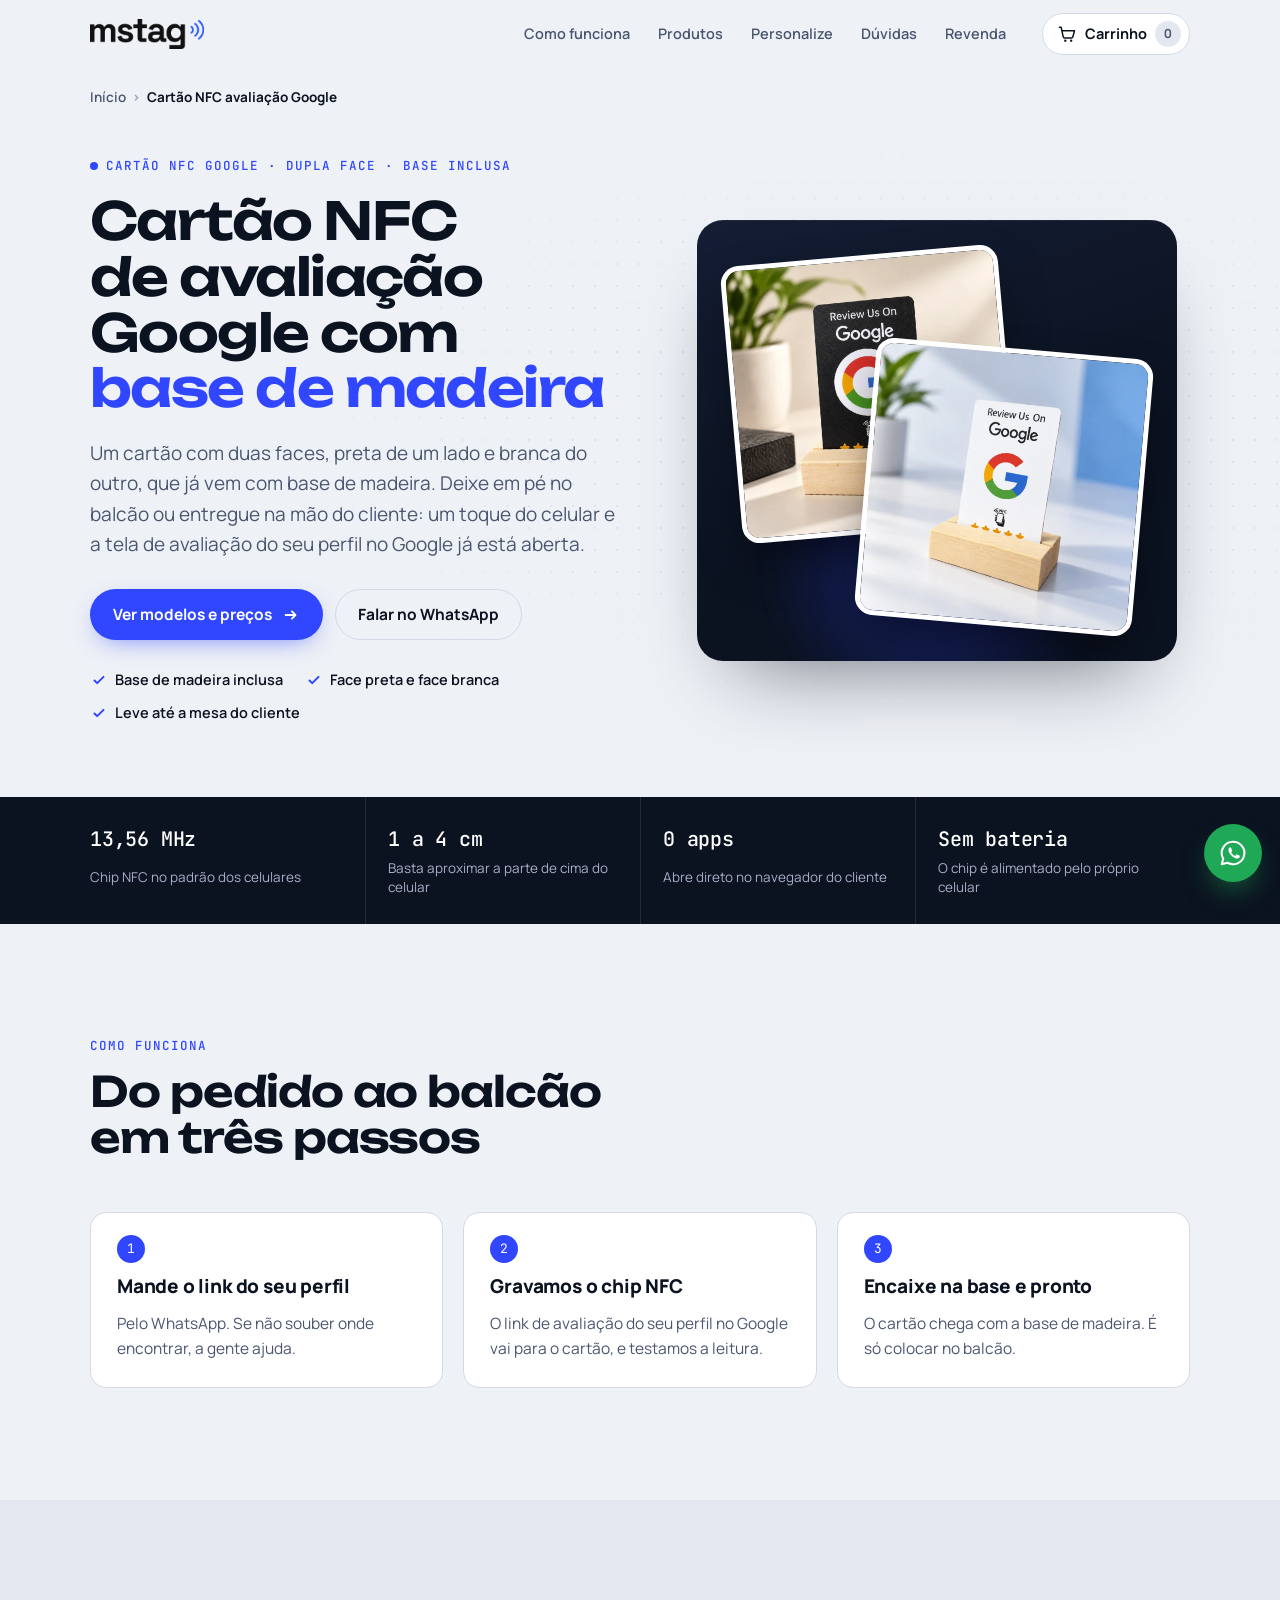
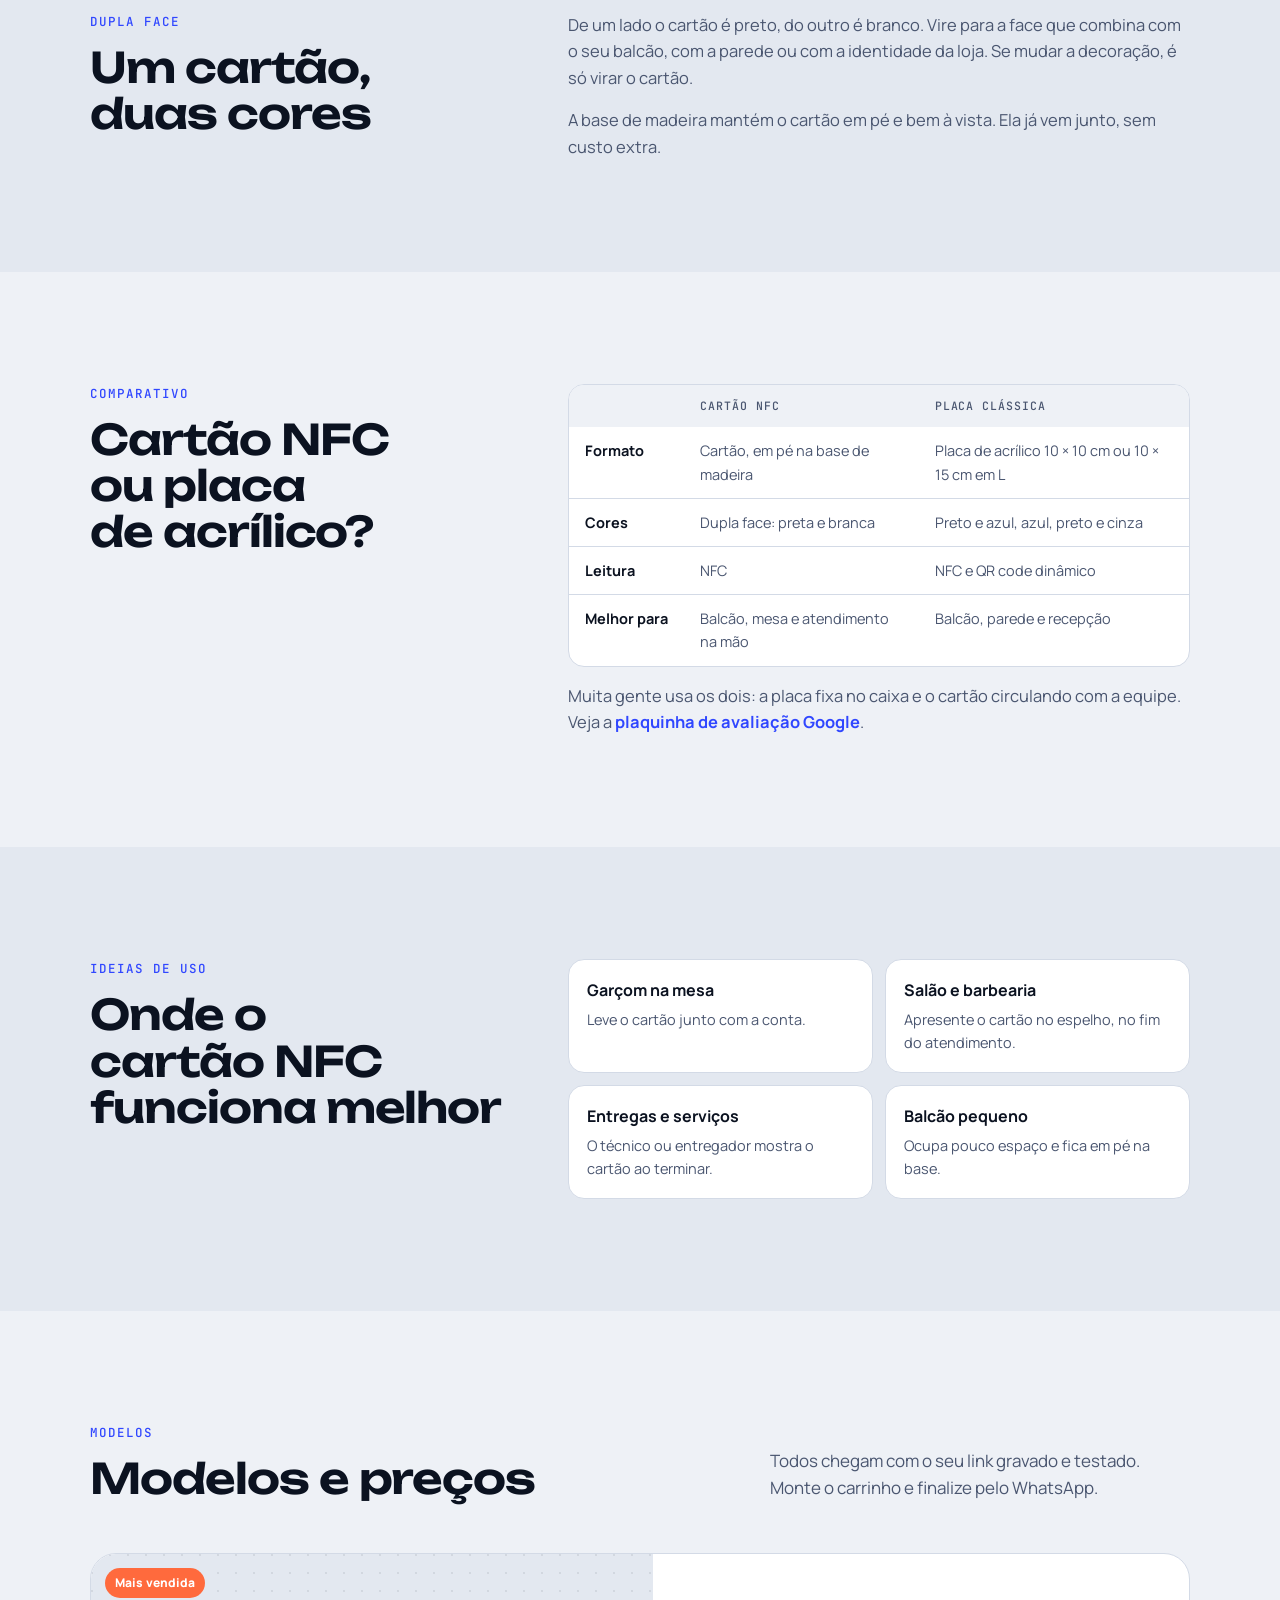
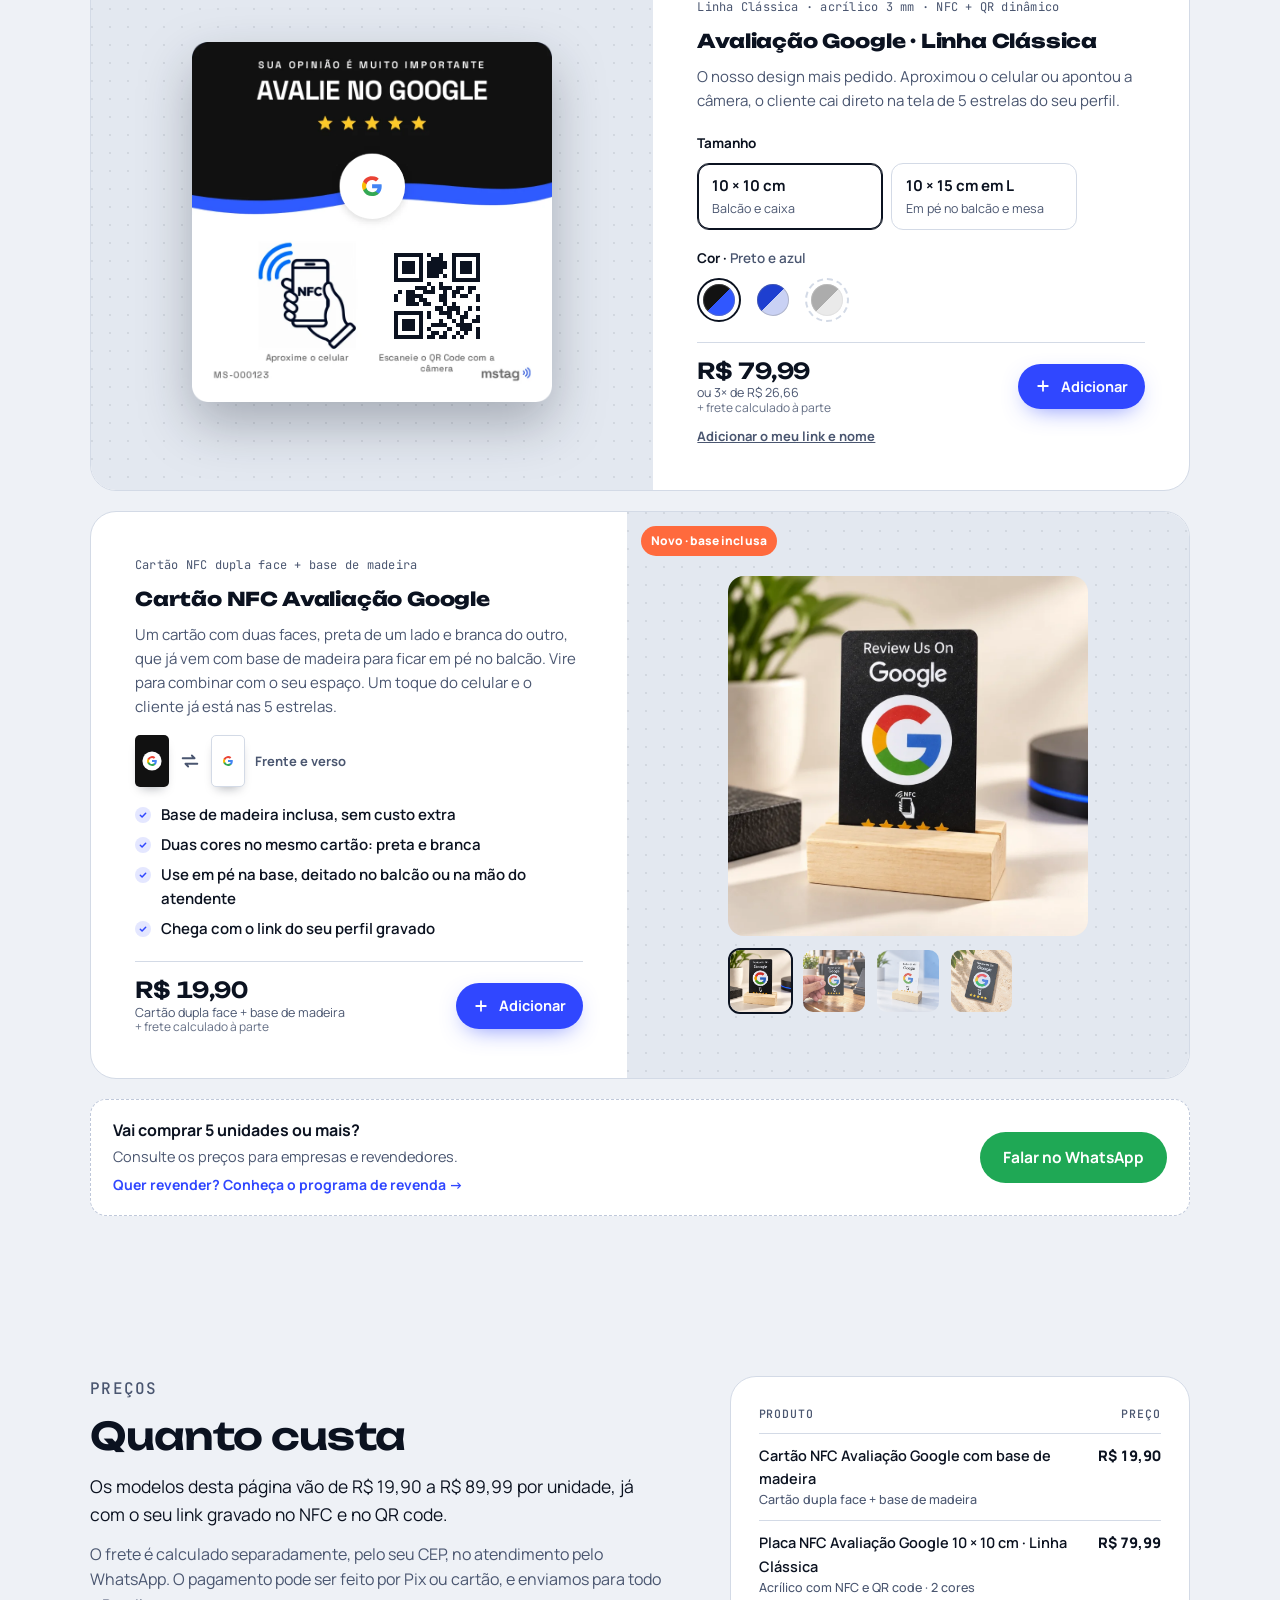
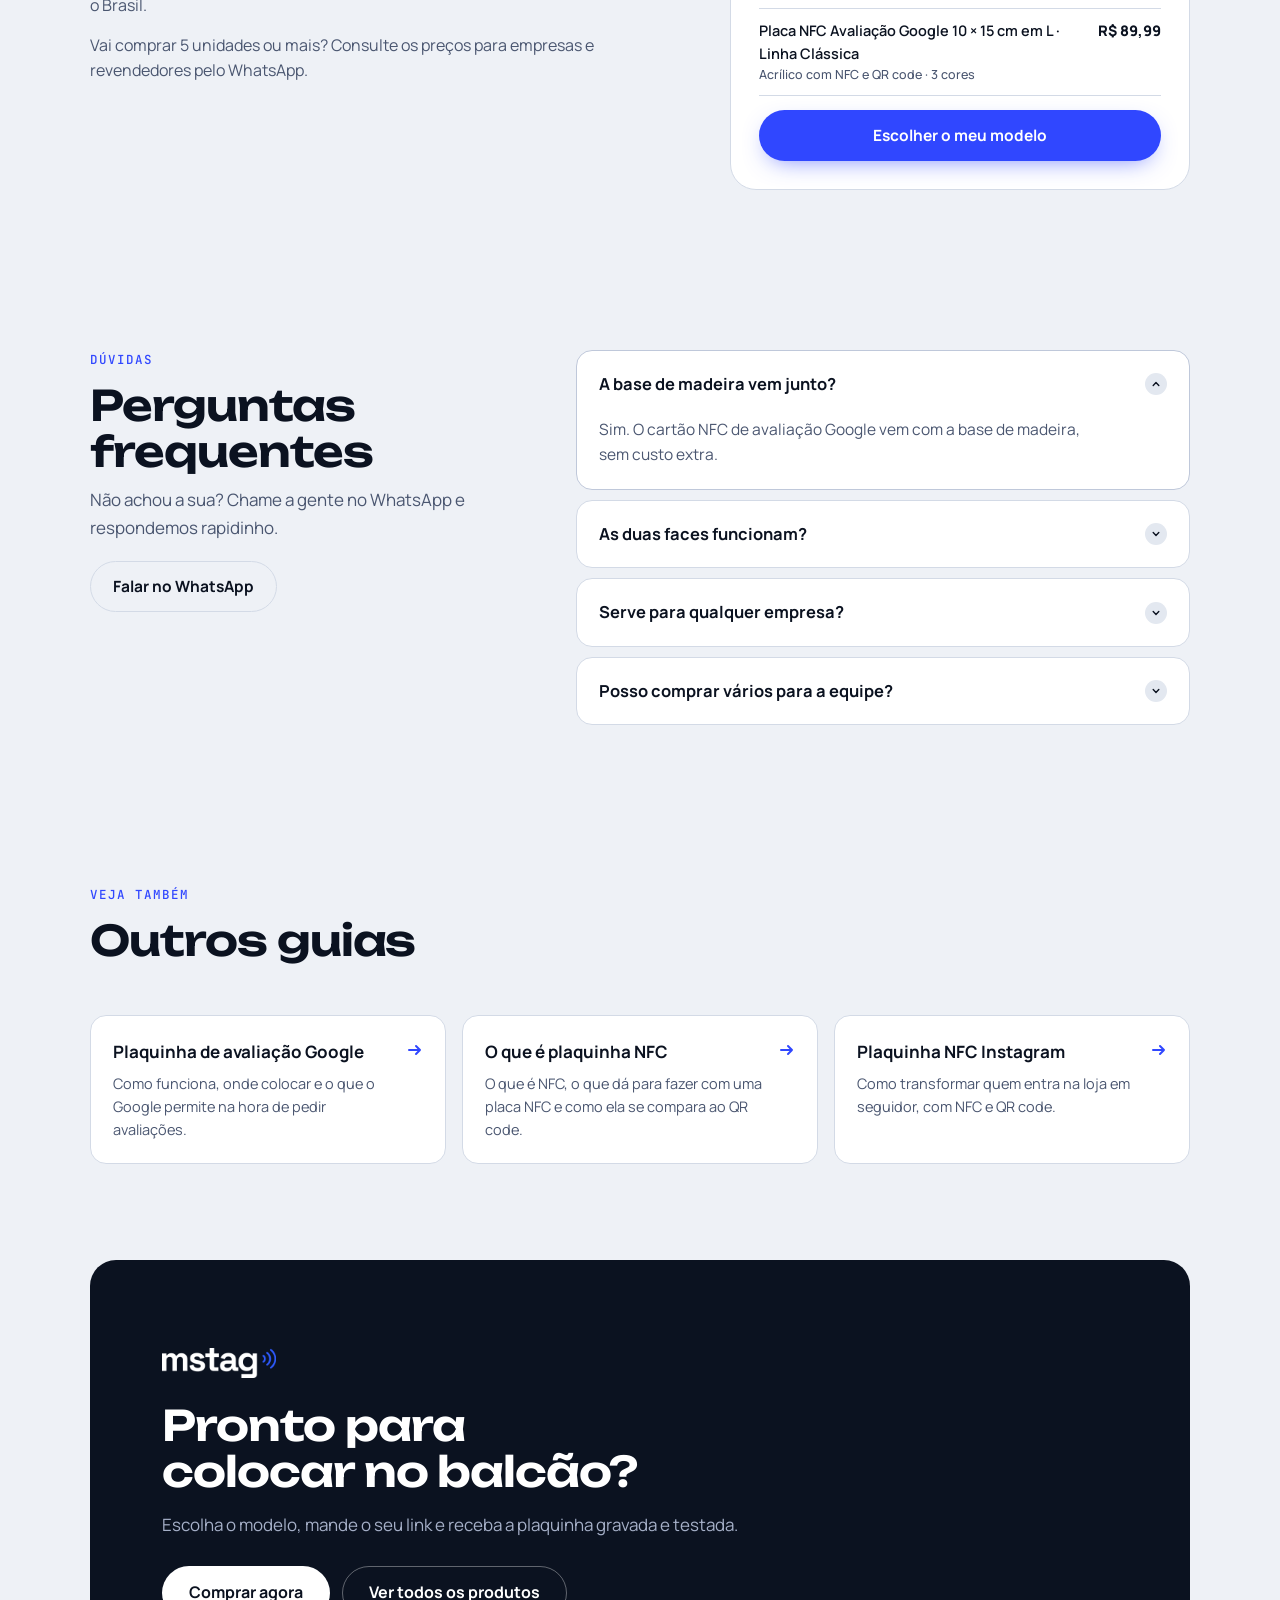
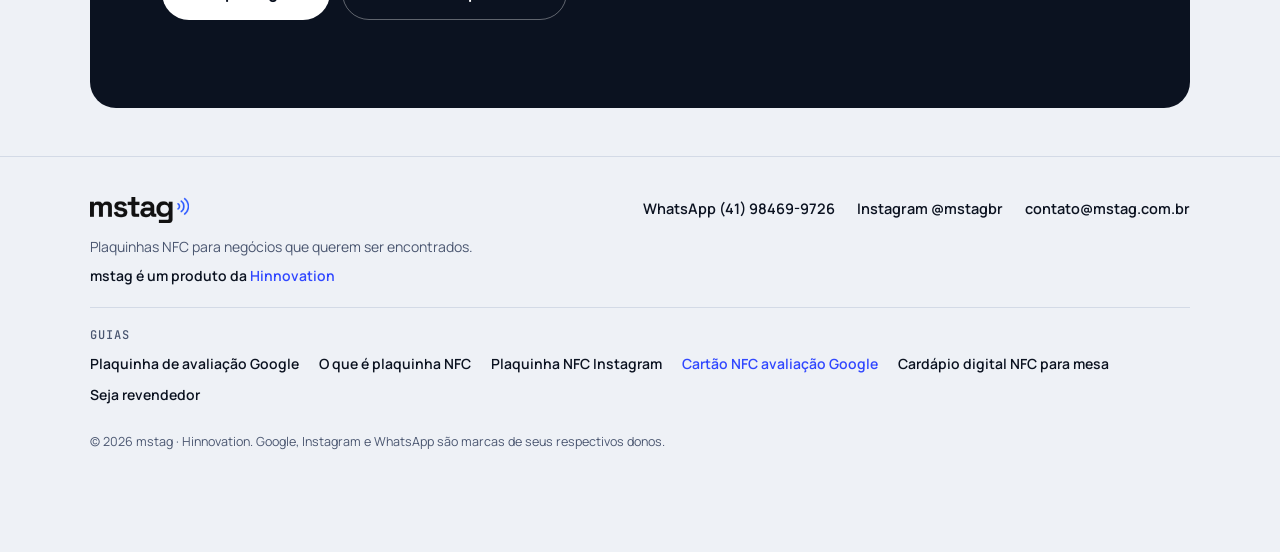
<file: cartao-nfc-avaliacao-google/index.html>
<!doctype html>
<html lang="pt-BR">
<head>
  <meta charset="utf-8">
  <meta name="viewport" content="width=device-width, initial-scale=1, viewport-fit=cover">
  <title>Cartão NFC Avaliação Google com Base de Madeira | mstag</title>
  <meta name="description" content="Cartão NFC de avaliação Google dupla face (preta e branca) com base de madeira inclusa. O cliente aproxima o celular e avalia na hora. Por R$ 19,90.">
  <meta name="robots" content="index, follow, max-image-preview:large, max-snippet:-1">
  <link rel="canonical" href="https://mstag.com.br/cartao-nfc-avaliacao-google/">
  <meta property="og:type" content="website">
  <meta property="og:locale" content="pt_BR">
  <meta property="og:site_name" content="mstag">
  <meta property="og:url" content="https://mstag.com.br/cartao-nfc-avaliacao-google/">
  <meta property="og:title" content="Cartão NFC de avaliação Google com base de madeira | mstag">
  <meta property="og:description" content="Cartão NFC de avaliação Google dupla face (preta e branca) com base de madeira inclusa. O cliente aproxima o celular e avalia na hora. Por R$ 19,90.">
  <meta property="og:image" content="https://mstag.com.br/assets/og/cartao-nfc-avaliacao-google.jpg">
  <meta property="og:image:width" content="1200">
  <meta property="og:image:height" content="630">
  <meta name="twitter:card" content="summary_large_image">
  <meta name="twitter:title" content="Cartão NFC de avaliação Google com base de madeira">
  <meta name="twitter:description" content="Cartão NFC de avaliação Google dupla face (preta e branca) com base de madeira inclusa. O cliente aproxima o celular e avalia na hora. Por R$ 19,90.">
  <meta name="twitter:image" content="https://mstag.com.br/assets/og/cartao-nfc-avaliacao-google.jpg">
  <meta name="theme-color" content="#0B1220">
  <link rel="icon" href="../favicon.ico" sizes="48x48">
  <link rel="icon" href="../assets/logo/favicon-192.png" type="image/png" sizes="192x192">
  <link rel="apple-touch-icon" href="../assets/logo/apple-touch-icon.png">
  <link rel="manifest" href="../site.webmanifest">
  <link rel="preconnect" href="https://fonts.googleapis.com">
  <link rel="preconnect" href="https://fonts.gstatic.com" crossorigin>
  <link rel="stylesheet" href="https://fonts.googleapis.com/css2?family=JetBrains+Mono:wght@400;500&family=Manrope:wght@400;500;600;700;800&family=Unbounded:wght@500;600;700&display=swap">
  <link rel="stylesheet" href="../css/styles.css">
  <script type="application/ld+json">
{
  "@context": "https://schema.org",
  "@graph": [
    {
      "@type": "WebPage",
      "@id": "https://mstag.com.br/cartao-nfc-avaliacao-google/#pagina",
      "url": "https://mstag.com.br/cartao-nfc-avaliacao-google/",
      "name": "Cartão NFC Avaliação Google com Base de Madeira | mstag",
      "description": "Cartão NFC de avaliação Google dupla face (preta e branca) com base de madeira inclusa. O cliente aproxima o celular e avalia na hora. Por R$ 19,90.",
      "inLanguage": "pt-BR",
      "isPartOf": {
        "@id": "https://mstag.com.br/#site"
      },
      "about": {
        "@id": "https://mstag.com.br/#empresa"
      },
      "breadcrumb": {
        "@id": "https://mstag.com.br/cartao-nfc-avaliacao-google/#migalhas"
      },
      "primaryImageOfPage": "https://mstag.com.br/assets/og/cartao-nfc-avaliacao-google.jpg",
      "dateModified": "2026-10-12"
    },
    {
      "@type": "BreadcrumbList",
      "@id": "https://mstag.com.br/cartao-nfc-avaliacao-google/#migalhas",
      "itemListElement": [
        {
          "@type": "ListItem",
          "position": 1,
          "name": "Início",
          "item": "https://mstag.com.br/"
        },
        {
          "@type": "ListItem",
          "position": 2,
          "name": "Cartão NFC avaliação Google",
          "item": "https://mstag.com.br/cartao-nfc-avaliacao-google/"
        }
      ]
    },
    {
      "@type": "ItemList",
      "name": "Cartão NFC avaliação Google",
      "itemListElement": [
        {
          "@type": "ListItem",
          "position": 1,
          "item": {
            "@type": "Product",
            "@id": "https://mstag.com.br/#produto-cartao-google",
            "name": "Cartão NFC Avaliação Google com base de madeira",
            "description": "Um cartão com duas faces, preta de um lado e branca do outro, que já vem com base de madeira para ficar em pé no balcão. Vire para combinar com o seu espaço. Um toque do celular e o cliente já está nas 5 estrelas.",
            "image": "https://mstag.com.br/assets/cartao/cartao-google-preto-suporte.webp",
            "brand": {
              "@type": "Brand",
              "name": "mstag"
            },
            "category": "Plaquinha NFC",
            "offers": {
              "@type": "Offer",
              "price": "19.90",
              "priceCurrency": "BRL",
              "availability": "https://schema.org/InStock",
              "url": "https://mstag.com.br/#produtos",
              "seller": {
                "@id": "https://mstag.com.br/#empresa"
              },
              "shippingDetails": [
                {
                  "@type": "OfferShippingDetails",
                  "shippingLabel": "Sul",
                  "shippingDestination": {
                    "@type": "DefinedRegion",
                    "addressCountry": "BR",
                    "addressRegion": [
                      "PR",
                      "SC",
                      "RS"
                    ]
                  },
                  "shippingRate": {
                    "@type": "MonetaryAmount",
                    "maxValue": 25,
                    "currency": "BRL"
                  },
                  "deliveryTime": {
                    "@type": "ShippingDeliveryTime",
                    "businessDays": {
                      "@type": "OpeningHoursSpecification",
                      "dayOfWeek": [
                        "https://schema.org/Monday",
                        "https://schema.org/Tuesday",
                        "https://schema.org/Wednesday",
                        "https://schema.org/Thursday",
                        "https://schema.org/Friday"
                      ]
                    },
                    "handlingTime": {
                      "@type": "QuantitativeValue",
                      "minValue": 3,
                      "maxValue": 4,
                      "unitCode": "DAY"
                    },
                    "transitTime": {
                      "@type": "QuantitativeValue",
                      "minValue": 2,
                      "maxValue": 4,
                      "unitCode": "DAY"
                    }
                  }
                },
                {
                  "@type": "OfferShippingDetails",
                  "shippingLabel": "Sudeste",
                  "shippingDestination": {
                    "@type": "DefinedRegion",
                    "addressCountry": "BR",
                    "addressRegion": [
                      "SP",
                      "RJ",
                      "MG",
                      "ES"
                    ]
                  },
                  "shippingRate": {
                    "@type": "MonetaryAmount",
                    "maxValue": 30,
                    "currency": "BRL"
                  },
                  "deliveryTime": {
                    "@type": "ShippingDeliveryTime",
                    "businessDays": {
                      "@type": "OpeningHoursSpecification",
                      "dayOfWeek": [
                        "https://schema.org/Monday",
                        "https://schema.org/Tuesday",
                        "https://schema.org/Wednesday",
                        "https://schema.org/Thursday",
                        "https://schema.org/Friday"
                      ]
                    },
                    "handlingTime": {
                      "@type": "QuantitativeValue",
                      "minValue": 3,
                      "maxValue": 4,
                      "unitCode": "DAY"
                    },
                    "transitTime": {
                      "@type": "QuantitativeValue",
                      "minValue": 3,
                      "maxValue": 5,
                      "unitCode": "DAY"
                    }
                  }
                },
                {
                  "@type": "OfferShippingDetails",
                  "shippingLabel": "Centro-Oeste",
                  "shippingDestination": {
                    "@type": "DefinedRegion",
                    "addressCountry": "BR",
                    "addressRegion": [
                      "DF",
                      "GO",
                      "MT",
                      "MS"
                    ]
                  },
                  "shippingRate": {
                    "@type": "MonetaryAmount",
                    "maxValue": 40,
                    "currency": "BRL"
                  },
                  "deliveryTime": {
                    "@type": "ShippingDeliveryTime",
                    "businessDays": {
                      "@type": "OpeningHoursSpecification",
                      "dayOfWeek": [
                        "https://schema.org/Monday",
                        "https://schema.org/Tuesday",
                        "https://schema.org/Wednesday",
                        "https://schema.org/Thursday",
                        "https://schema.org/Friday"
                      ]
                    },
                    "handlingTime": {
                      "@type": "QuantitativeValue",
                      "minValue": 3,
                      "maxValue": 4,
                      "unitCode": "DAY"
                    },
                    "transitTime": {
                      "@type": "QuantitativeValue",
                      "minValue": 3,
                      "maxValue": 6,
                      "unitCode": "DAY"
                    }
                  }
                },
                {
                  "@type": "OfferShippingDetails",
                  "shippingLabel": "Nordeste",
                  "shippingDestination": {
                    "@type": "DefinedRegion",
                    "addressCountry": "BR",
                    "addressRegion": [
                      "BA",
                      "SE",
                      "AL",
                      "PE",
                      "PB",
                      "RN",
                      "CE",
                      "PI",
                      "MA"
                    ]
                  },
                  "shippingRate": {
                    "@type": "MonetaryAmount",
                    "maxValue": 45,
                    "currency": "BRL"
                  },
                  "deliveryTime": {
                    "@type": "ShippingDeliveryTime",
                    "businessDays": {
                      "@type": "OpeningHoursSpecification",
                      "dayOfWeek": [
                        "https://schema.org/Monday",
                        "https://schema.org/Tuesday",
                        "https://schema.org/Wednesday",
                        "https://schema.org/Thursday",
                        "https://schema.org/Friday"
                      ]
                    },
                    "handlingTime": {
                      "@type": "QuantitativeValue",
                      "minValue": 3,
                      "maxValue": 4,
                      "unitCode": "DAY"
                    },
                    "transitTime": {
                      "@type": "QuantitativeValue",
                      "minValue": 4,
                      "maxValue": 8,
                      "unitCode": "DAY"
                    }
                  }
                },
                {
                  "@type": "OfferShippingDetails",
                  "shippingLabel": "Norte",
                  "shippingDestination": {
                    "@type": "DefinedRegion",
                    "addressCountry": "BR",
                    "addressRegion": [
                      "TO",
                      "PA",
                      "AP",
                      "AM",
                      "RR",
                      "AC",
                      "RO"
                    ]
                  },
                  "shippingRate": {
                    "@type": "MonetaryAmount",
                    "maxValue": 45,
                    "currency": "BRL"
                  },
                  "deliveryTime": {
                    "@type": "ShippingDeliveryTime",
                    "businessDays": {
                      "@type": "OpeningHoursSpecification",
                      "dayOfWeek": [
                        "https://schema.org/Monday",
                        "https://schema.org/Tuesday",
                        "https://schema.org/Wednesday",
                        "https://schema.org/Thursday",
                        "https://schema.org/Friday"
                      ]
                    },
                    "handlingTime": {
                      "@type": "QuantitativeValue",
                      "minValue": 3,
                      "maxValue": 4,
                      "unitCode": "DAY"
                    },
                    "transitTime": {
                      "@type": "QuantitativeValue",
                      "minValue": 5,
                      "maxValue": 9,
                      "unitCode": "DAY"
                    }
                  }
                }
              ],
              "hasMerchantReturnPolicy": {
                "@type": "MerchantReturnPolicy",
                "applicableCountry": "BR",
                "returnPolicyCategory": "https://schema.org/MerchantReturnFiniteReturnWindow",
                "merchantReturnDays": 7,
                "returnMethod": "https://schema.org/ReturnByMail",
                "returnFees": "https://schema.org/ReturnFeesCustomerResponsibility",
                "refundType": "https://schema.org/FullRefund"
              }
            }
          }
        },
        {
          "@type": "ListItem",
          "position": 2,
          "item": {
            "@type": "Product",
            "@id": "https://mstag.com.br/#produto-classica-google-10x10",
            "name": "Placa NFC Avaliação Google 10 × 10 cm · Linha Clássica",
            "description": "O nosso design mais pedido. Aproximou o celular ou apontou a câmera, o cliente cai direto na tela de 5 estrelas do seu perfil.",
            "image": "https://mstag.com.br/assets/placas/google-10x10-preto-azul.webp",
            "brand": {
              "@type": "Brand",
              "name": "mstag"
            },
            "category": "Plaquinha NFC",
            "offers": {
              "@type": "Offer",
              "price": "79.99",
              "priceCurrency": "BRL",
              "availability": "https://schema.org/InStock",
              "url": "https://mstag.com.br/#produtos",
              "seller": {
                "@id": "https://mstag.com.br/#empresa"
              },
              "shippingDetails": [
                {
                  "@type": "OfferShippingDetails",
                  "shippingLabel": "Sul",
                  "shippingDestination": {
                    "@type": "DefinedRegion",
                    "addressCountry": "BR",
                    "addressRegion": [
                      "PR",
                      "SC",
                      "RS"
                    ]
                  },
                  "shippingRate": {
                    "@type": "MonetaryAmount",
                    "maxValue": 25,
                    "currency": "BRL"
                  },
                  "deliveryTime": {
                    "@type": "ShippingDeliveryTime",
                    "businessDays": {
                      "@type": "OpeningHoursSpecification",
                      "dayOfWeek": [
                        "https://schema.org/Monday",
                        "https://schema.org/Tuesday",
                        "https://schema.org/Wednesday",
                        "https://schema.org/Thursday",
                        "https://schema.org/Friday"
                      ]
                    },
                    "handlingTime": {
                      "@type": "QuantitativeValue",
                      "minValue": 3,
                      "maxValue": 4,
                      "unitCode": "DAY"
                    },
                    "transitTime": {
                      "@type": "QuantitativeValue",
                      "minValue": 2,
                      "maxValue": 4,
                      "unitCode": "DAY"
                    }
                  }
                },
                {
                  "@type": "OfferShippingDetails",
                  "shippingLabel": "Sudeste",
                  "shippingDestination": {
                    "@type": "DefinedRegion",
                    "addressCountry": "BR",
                    "addressRegion": [
                      "SP",
                      "RJ",
                      "MG",
                      "ES"
                    ]
                  },
                  "shippingRate": {
                    "@type": "MonetaryAmount",
                    "maxValue": 30,
                    "currency": "BRL"
                  },
                  "deliveryTime": {
                    "@type": "ShippingDeliveryTime",
                    "businessDays": {
                      "@type": "OpeningHoursSpecification",
                      "dayOfWeek": [
                        "https://schema.org/Monday",
                        "https://schema.org/Tuesday",
                        "https://schema.org/Wednesday",
                        "https://schema.org/Thursday",
                        "https://schema.org/Friday"
                      ]
                    },
                    "handlingTime": {
                      "@type": "QuantitativeValue",
                      "minValue": 3,
                      "maxValue": 4,
                      "unitCode": "DAY"
                    },
                    "transitTime": {
                      "@type": "QuantitativeValue",
                      "minValue": 3,
                      "maxValue": 5,
                      "unitCode": "DAY"
                    }
                  }
                },
                {
                  "@type": "OfferShippingDetails",
                  "shippingLabel": "Centro-Oeste",
                  "shippingDestination": {
                    "@type": "DefinedRegion",
                    "addressCountry": "BR",
                    "addressRegion": [
                      "DF",
                      "GO",
                      "MT",
                      "MS"
                    ]
                  },
                  "shippingRate": {
                    "@type": "MonetaryAmount",
                    "maxValue": 40,
                    "currency": "BRL"
                  },
                  "deliveryTime": {
                    "@type": "ShippingDeliveryTime",
                    "businessDays": {
                      "@type": "OpeningHoursSpecification",
                      "dayOfWeek": [
                        "https://schema.org/Monday",
                        "https://schema.org/Tuesday",
                        "https://schema.org/Wednesday",
                        "https://schema.org/Thursday",
                        "https://schema.org/Friday"
                      ]
                    },
                    "handlingTime": {
                      "@type": "QuantitativeValue",
                      "minValue": 3,
                      "maxValue": 4,
                      "unitCode": "DAY"
                    },
                    "transitTime": {
                      "@type": "QuantitativeValue",
                      "minValue": 3,
                      "maxValue": 6,
                      "unitCode": "DAY"
                    }
                  }
                },
                {
                  "@type": "OfferShippingDetails",
                  "shippingLabel": "Nordeste",
                  "shippingDestination": {
                    "@type": "DefinedRegion",
                    "addressCountry": "BR",
                    "addressRegion": [
                      "BA",
                      "SE",
                      "AL",
                      "PE",
                      "PB",
                      "RN",
                      "CE",
                      "PI",
                      "MA"
                    ]
                  },
                  "shippingRate": {
                    "@type": "MonetaryAmount",
                    "maxValue": 45,
                    "currency": "BRL"
                  },
                  "deliveryTime": {
                    "@type": "ShippingDeliveryTime",
                    "businessDays": {
                      "@type": "OpeningHoursSpecification",
                      "dayOfWeek": [
                        "https://schema.org/Monday",
                        "https://schema.org/Tuesday",
                        "https://schema.org/Wednesday",
                        "https://schema.org/Thursday",
                        "https://schema.org/Friday"
                      ]
                    },
                    "handlingTime": {
                      "@type": "QuantitativeValue",
                      "minValue": 3,
                      "maxValue": 4,
                      "unitCode": "DAY"
                    },
                    "transitTime": {
                      "@type": "QuantitativeValue",
                      "minValue": 4,
                      "maxValue": 8,
                      "unitCode": "DAY"
                    }
                  }
                },
                {
                  "@type": "OfferShippingDetails",
                  "shippingLabel": "Norte",
                  "shippingDestination": {
                    "@type": "DefinedRegion",
                    "addressCountry": "BR",
                    "addressRegion": [
                      "TO",
                      "PA",
                      "AP",
                      "AM",
                      "RR",
                      "AC",
                      "RO"
                    ]
                  },
                  "shippingRate": {
                    "@type": "MonetaryAmount",
                    "maxValue": 45,
                    "currency": "BRL"
                  },
                  "deliveryTime": {
                    "@type": "ShippingDeliveryTime",
                    "businessDays": {
                      "@type": "OpeningHoursSpecification",
                      "dayOfWeek": [
                        "https://schema.org/Monday",
                        "https://schema.org/Tuesday",
                        "https://schema.org/Wednesday",
                        "https://schema.org/Thursday",
                        "https://schema.org/Friday"
                      ]
                    },
                    "handlingTime": {
                      "@type": "QuantitativeValue",
                      "minValue": 3,
                      "maxValue": 4,
                      "unitCode": "DAY"
                    },
                    "transitTime": {
                      "@type": "QuantitativeValue",
                      "minValue": 5,
                      "maxValue": 9,
                      "unitCode": "DAY"
                    }
                  }
                }
              ],
              "hasMerchantReturnPolicy": {
                "@type": "MerchantReturnPolicy",
                "applicableCountry": "BR",
                "returnPolicyCategory": "https://schema.org/MerchantReturnFiniteReturnWindow",
                "merchantReturnDays": 7,
                "returnMethod": "https://schema.org/ReturnByMail",
                "returnFees": "https://schema.org/ReturnFeesCustomerResponsibility",
                "refundType": "https://schema.org/FullRefund"
              }
            }
          }
        },
        {
          "@type": "ListItem",
          "position": 3,
          "item": {
            "@type": "Product",
            "@id": "https://mstag.com.br/#produto-classica-google-10x15",
            "name": "Placa NFC Avaliação Google 10 × 15 cm em L · Linha Clássica",
            "description": "O nosso design mais pedido. Aproximou o celular ou apontou a câmera, o cliente cai direto na tela de 5 estrelas do seu perfil.",
            "image": "https://mstag.com.br/assets/placas/google-10x15-preto-azul.webp",
            "brand": {
              "@type": "Brand",
              "name": "mstag"
            },
            "category": "Plaquinha NFC",
            "offers": {
              "@type": "Offer",
              "price": "89.99",
              "priceCurrency": "BRL",
              "availability": "https://schema.org/InStock",
              "url": "https://mstag.com.br/#produtos",
              "seller": {
                "@id": "https://mstag.com.br/#empresa"
              },
              "shippingDetails": [
                {
                  "@type": "OfferShippingDetails",
                  "shippingLabel": "Sul",
                  "shippingDestination": {
                    "@type": "DefinedRegion",
                    "addressCountry": "BR",
                    "addressRegion": [
                      "PR",
                      "SC",
                      "RS"
                    ]
                  },
                  "shippingRate": {
                    "@type": "MonetaryAmount",
                    "maxValue": 25,
                    "currency": "BRL"
                  },
                  "deliveryTime": {
                    "@type": "ShippingDeliveryTime",
                    "businessDays": {
                      "@type": "OpeningHoursSpecification",
                      "dayOfWeek": [
                        "https://schema.org/Monday",
                        "https://schema.org/Tuesday",
                        "https://schema.org/Wednesday",
                        "https://schema.org/Thursday",
                        "https://schema.org/Friday"
                      ]
                    },
                    "handlingTime": {
                      "@type": "QuantitativeValue",
                      "minValue": 3,
                      "maxValue": 4,
                      "unitCode": "DAY"
                    },
                    "transitTime": {
                      "@type": "QuantitativeValue",
                      "minValue": 2,
                      "maxValue": 4,
                      "unitCode": "DAY"
                    }
                  }
                },
                {
                  "@type": "OfferShippingDetails",
                  "shippingLabel": "Sudeste",
                  "shippingDestination": {
                    "@type": "DefinedRegion",
                    "addressCountry": "BR",
                    "addressRegion": [
                      "SP",
                      "RJ",
                      "MG",
                      "ES"
                    ]
                  },
                  "shippingRate": {
                    "@type": "MonetaryAmount",
                    "maxValue": 30,
                    "currency": "BRL"
                  },
                  "deliveryTime": {
                    "@type": "ShippingDeliveryTime",
                    "businessDays": {
                      "@type": "OpeningHoursSpecification",
                      "dayOfWeek": [
                        "https://schema.org/Monday",
                        "https://schema.org/Tuesday",
                        "https://schema.org/Wednesday",
                        "https://schema.org/Thursday",
                        "https://schema.org/Friday"
                      ]
                    },
                    "handlingTime": {
                      "@type": "QuantitativeValue",
                      "minValue": 3,
                      "maxValue": 4,
                      "unitCode": "DAY"
                    },
                    "transitTime": {
                      "@type": "QuantitativeValue",
                      "minValue": 3,
                      "maxValue": 5,
                      "unitCode": "DAY"
                    }
                  }
                },
                {
                  "@type": "OfferShippingDetails",
                  "shippingLabel": "Centro-Oeste",
                  "shippingDestination": {
                    "@type": "DefinedRegion",
                    "addressCountry": "BR",
                    "addressRegion": [
                      "DF",
                      "GO",
                      "MT",
                      "MS"
                    ]
                  },
                  "shippingRate": {
                    "@type": "MonetaryAmount",
                    "maxValue": 40,
                    "currency": "BRL"
                  },
                  "deliveryTime": {
                    "@type": "ShippingDeliveryTime",
                    "businessDays": {
                      "@type": "OpeningHoursSpecification",
                      "dayOfWeek": [
                        "https://schema.org/Monday",
                        "https://schema.org/Tuesday",
                        "https://schema.org/Wednesday",
                        "https://schema.org/Thursday",
                        "https://schema.org/Friday"
                      ]
                    },
                    "handlingTime": {
                      "@type": "QuantitativeValue",
                      "minValue": 3,
                      "maxValue": 4,
                      "unitCode": "DAY"
                    },
                    "transitTime": {
                      "@type": "QuantitativeValue",
                      "minValue": 3,
                      "maxValue": 6,
                      "unitCode": "DAY"
                    }
                  }
                },
                {
                  "@type": "OfferShippingDetails",
                  "shippingLabel": "Nordeste",
                  "shippingDestination": {
                    "@type": "DefinedRegion",
                    "addressCountry": "BR",
                    "addressRegion": [
                      "BA",
                      "SE",
                      "AL",
                      "PE",
                      "PB",
                      "RN",
                      "CE",
                      "PI",
                      "MA"
                    ]
                  },
                  "shippingRate": {
                    "@type": "MonetaryAmount",
                    "maxValue": 45,
                    "currency": "BRL"
                  },
                  "deliveryTime": {
                    "@type": "ShippingDeliveryTime",
                    "businessDays": {
                      "@type": "OpeningHoursSpecification",
                      "dayOfWeek": [
                        "https://schema.org/Monday",
                        "https://schema.org/Tuesday",
                        "https://schema.org/Wednesday",
                        "https://schema.org/Thursday",
                        "https://schema.org/Friday"
                      ]
                    },
                    "handlingTime": {
                      "@type": "QuantitativeValue",
                      "minValue": 3,
                      "maxValue": 4,
                      "unitCode": "DAY"
                    },
                    "transitTime": {
                      "@type": "QuantitativeValue",
                      "minValue": 4,
                      "maxValue": 8,
                      "unitCode": "DAY"
                    }
                  }
                },
                {
                  "@type": "OfferShippingDetails",
                  "shippingLabel": "Norte",
                  "shippingDestination": {
                    "@type": "DefinedRegion",
                    "addressCountry": "BR",
                    "addressRegion": [
                      "TO",
                      "PA",
                      "AP",
                      "AM",
                      "RR",
                      "AC",
                      "RO"
                    ]
                  },
                  "shippingRate": {
                    "@type": "MonetaryAmount",
                    "maxValue": 45,
                    "currency": "BRL"
                  },
                  "deliveryTime": {
                    "@type": "ShippingDeliveryTime",
                    "businessDays": {
                      "@type": "OpeningHoursSpecification",
                      "dayOfWeek": [
                        "https://schema.org/Monday",
                        "https://schema.org/Tuesday",
                        "https://schema.org/Wednesday",
                        "https://schema.org/Thursday",
                        "https://schema.org/Friday"
                      ]
                    },
                    "handlingTime": {
                      "@type": "QuantitativeValue",
                      "minValue": 3,
                      "maxValue": 4,
                      "unitCode": "DAY"
                    },
                    "transitTime": {
                      "@type": "QuantitativeValue",
                      "minValue": 5,
                      "maxValue": 9,
                      "unitCode": "DAY"
                    }
                  }
                }
              ],
              "hasMerchantReturnPolicy": {
                "@type": "MerchantReturnPolicy",
                "applicableCountry": "BR",
                "returnPolicyCategory": "https://schema.org/MerchantReturnFiniteReturnWindow",
                "merchantReturnDays": 7,
                "returnMethod": "https://schema.org/ReturnByMail",
                "returnFees": "https://schema.org/ReturnFeesCustomerResponsibility",
                "refundType": "https://schema.org/FullRefund"
              }
            }
          }
        }
      ]
    },
    {
      "@type": "FAQPage",
      "mainEntity": [
        {
          "@type": "Question",
          "name": "A base de madeira vem junto?",
          "acceptedAnswer": {
            "@type": "Answer",
            "text": "Sim. O cartão NFC de avaliação Google vem com a base de madeira, sem custo extra."
          }
        },
        {
          "@type": "Question",
          "name": "As duas faces funcionam?",
          "acceptedAnswer": {
            "@type": "Answer",
            "text": "O chip NFC fica dentro do cartão e é lido pelos dois lados. Aproxime o celular de qualquer face."
          }
        },
        {
          "@type": "Question",
          "name": "Serve para qualquer empresa?",
          "acceptedAnswer": {
            "@type": "Answer",
            "text": "Serve para qualquer negócio com Perfil da Empresa no Google (o antigo Google Meu Negócio). O cadastro no Google é gratuito."
          }
        },
        {
          "@type": "Question",
          "name": "Posso comprar vários para a equipe?",
          "acceptedAnswer": {
            "@type": "Answer",
            "text": "Pode. Adicione a quantidade no carrinho e finalize pelo WhatsApp. Todos saem com o mesmo link gravado."
          }
        }
      ]
    }
  ]
}
  </script>
</head>
<!-- Página gerada por tools/seo.mjs a partir de tools/paginas.mjs. Edite lá e rode: node tools/seo.mjs -->
<body data-home="../">
  <a class="skip" href="#produtos">Pular para os produtos</a>

  <header class="topbar" id="topo">
    <div class="wrap topbar__in">
      <a class="logo" href="../" aria-label="mstag, voltar ao início">
        <img class="logo__img" src="../assets/logo/mstag-preto-azul.png" alt="mstag" width="608" height="160">
      </a>
      <nav class="nav" aria-label="Seções">
        <a href="#como-funciona">Como funciona</a>
        <a href="#produtos">Produtos</a>
        <a href="../#personalize">Personalize</a>
        <a href="#duvidas">Dúvidas</a>
        <a href="../revenda-plaquinha-nfc/">Revenda</a>
      </nav>
      <button class="cart-btn" type="button" id="abrirCarrinho" aria-label="Abrir carrinho">
        <svg viewBox="0 0 24 24" aria-hidden="true"><path d="M3 4h2l2.4 11.2a2 2 0 0 0 2 1.6h7.7a2 2 0 0 0 2-1.5L21 8H6.2" fill="none" stroke="currentColor" stroke-width="1.8" stroke-linecap="round" stroke-linejoin="round"/><circle cx="10" cy="20" r="1.4" fill="currentColor"/><circle cx="17" cy="20" r="1.4" fill="currentColor"/></svg>
        <span>Carrinho</span>
        <b class="cart-btn__count" id="contadorCarrinho" data-zero="true">0</b>
      </button>
    </div>
  </header>

  <main>
    <nav class="crumbs wrap" aria-label="Você está em">
      <ol>
        <li><a href="../">Início</a></li>
        <li aria-current="page">Cartão NFC avaliação Google</li>
      </ol>
    </nav>

    <section class="hero lp-hero">
      <div class="wrap hero__in">
        <div class="hero__copy">
          <h1 class="hero__title">
            <span class="eyebrow hero__kicker"><span class="pulse" aria-hidden="true"></span> Cartão NFC Google · dupla face · base inclusa</span>
            <span class="hero__big lp-big">Cartão NFC de avaliação Google com <em>base de madeira</em></span>
          </h1>
          <p class="hero__lead">Um cartão com duas faces, preta de um lado e branca do outro, que já vem com base de madeira. Deixe em pé no balcão ou entregue na mão do cliente: um toque do celular e a tela de avaliação do seu perfil no Google já está aberta.</p>
          <div class="hero__ctas">
            <a class="btn btn--primary" href="#produtos">Ver modelos e preços <svg viewBox="0 0 20 20" aria-hidden="true"><path d="M4 10h11m-4-4 4 4-4 4" fill="none" stroke="currentColor" stroke-width="2" stroke-linecap="round" stroke-linejoin="round"/></svg></a>
            <a class="btn btn--ghost" data-whats="Olá! Vim pela página &quot;Cartão NFC avaliação Google&quot; e quero saber mais." href="#" target="_blank" rel="noopener">Falar no WhatsApp</a>
          </div>
          <ul class="hero__proof">
            <li><svg viewBox="0 0 20 20" aria-hidden="true"><path d="m5 10.5 3 3 7-7" fill="none" stroke="currentColor" stroke-width="2.2" stroke-linecap="round" stroke-linejoin="round"/></svg>Base de madeira inclusa</li>
            <li><svg viewBox="0 0 20 20" aria-hidden="true"><path d="m5 10.5 3 3 7-7" fill="none" stroke="currentColor" stroke-width="2.2" stroke-linecap="round" stroke-linejoin="round"/></svg>Face preta e face branca</li>
            <li><svg viewBox="0 0 20 20" aria-hidden="true"><path d="m5 10.5 3 3 7-7" fill="none" stroke="currentColor" stroke-width="2.2" stroke-linecap="round" stroke-linejoin="round"/></svg>Leve até a mesa do cliente</li>
          </ul>
        </div>
        <div class="lp-visual lp-visual--fotos">
          <div class="lp-visual__glow" aria-hidden="true"></div>
          <img class="lp-visual__f1" src="../assets/cartao/cartao-google-preto-suporte.webp" alt="Cartão NFC de avaliação Google, face preta, na base de madeira" width="900" height="900" decoding="async">
          <img class="lp-visual__f2" src="../assets/cartao/cartao-google-branco-suporte.webp" alt="Cartão NFC de avaliação Google, face branca, na base de madeira" width="900" height="900" decoding="async">
        </div>
      </div>
    </section>

    <section class="specs" aria-label="Especificações técnicas">
      <div class="wrap specs__in">
        <div class="spec"><b class="mono">13,56 MHz</b><span>Chip NFC no padrão dos celulares</span></div>
        <div class="spec"><b class="mono">1 a 4 cm</b><span>Basta aproximar a parte de cima do celular</span></div>
        <div class="spec"><b class="mono">0 apps</b><span>Abre direto no navegador do cliente</span></div>
        <div class="spec"><b class="mono">Sem bateria</b><span>O chip é alimentado pelo próprio celular</span></div>
      </div>
    </section>

    <section class="section" id="como-funciona">
      <div class="wrap">
        <header class="section__head">
          <p class="eyebrow">Como funciona</p>
          <h2>Do pedido ao balcão em três passos</h2>
        </header>
        <ol class="steps steps--text">
          <li class="step"><span class="step__n mono">1</span><h3>Mande o link do seu perfil</h3><p>Pelo WhatsApp. Se não souber onde encontrar, a gente ajuda.</p></li>
          <li class="step"><span class="step__n mono">2</span><h3>Gravamos o chip NFC</h3><p>O link de avaliação do seu perfil no Google vai para o cartão, e testamos a leitura.</p></li>
          <li class="step"><span class="step__n mono">3</span><h3>Encaixe na base e pronto</h3><p>O cartão chega com a base de madeira. É só colocar no balcão.</p></li>
        </ol>
      </div>
    </section>

    <section class="section section--alt">
      <div class="wrap lp-sec">
        <header class="section__head">
          <p class="eyebrow">Dupla face</p>
          <h2>Um cartão, duas cores</h2>
        </header>
        <div class="prose">
          <p>De um lado o cartão é preto, do outro é branco. Vire para a face que combina com o seu balcão, com a parede ou com a identidade da loja. Se mudar a decoração, é só virar o cartão.</p>
          <p>A base de madeira mantém o cartão em pé e bem à vista. Ela já vem junto, sem custo extra.</p>
        </div>
      </div>
    </section>

    <section class="section">
      <div class="wrap lp-sec">
        <header class="section__head">
          <p class="eyebrow">Comparativo</p>
          <h2>Cartão NFC ou placa de acrílico?</h2>
        </header>
        <div class="prose">
          <div class="lp-table-wrap"><table class="lp-table">
          <thead><tr><th scope="col"></th><th scope="col">Cartão NFC</th><th scope="col">Placa Clássica</th></tr></thead>
          <tbody>
          <tr><th scope="row">Formato</th><td>Cartão, em pé na base de madeira</td><td>Placa de acrílico 10 × 10 cm ou 10 × 15 cm em L</td></tr>
          <tr><th scope="row">Cores</th><td>Dupla face: preta e branca</td><td>Preto e azul, azul, preto e cinza</td></tr>
          <tr><th scope="row">Leitura</th><td>NFC</td><td>NFC e QR code dinâmico</td></tr>
          <tr><th scope="row">Melhor para</th><td>Balcão, mesa e atendimento na mão</td><td>Balcão, parede e recepção</td></tr>
          </tbody></table></div>
          <p>Muita gente usa os dois: a placa fixa no caixa e o cartão circulando com a equipe. Veja a <a href="../plaquinha-avaliacao-google/">plaquinha de avaliação Google</a>.</p>
        </div>
      </div>
    </section>

    <section class="section section--alt">
      <div class="wrap lp-sec">
        <header class="section__head">
          <p class="eyebrow">Ideias de uso</p>
          <h2>Onde o cartão NFC funciona melhor</h2>
        </header>
        <div class="prose">
          <ul class="lp-grid-list">
          <li><b>Garçom na mesa</b><span>Leve o cartão junto com a conta.</span></li>
          <li><b>Salão e barbearia</b><span>Apresente o cartão no espelho, no fim do atendimento.</span></li>
          <li><b>Entregas e serviços</b><span>O técnico ou entregador mostra o cartão ao terminar.</span></li>
          <li><b>Balcão pequeno</b><span>Ocupa pouco espaço e fica em pé na base.</span></li>
          </ul>
        </div>
      </div>
    </section>

    <section class="section" id="produtos">
      <div class="wrap">
        <header class="section__head section__head--row">
          <div>
            <p class="eyebrow">Modelos</p>
            <h2>Modelos e preços</h2>
          </div>
          <p class="section__lead">Todos chegam com o seu link gravado e testado. Monte o carrinho e finalize pelo WhatsApp.</p>
        </header>
        <div class="grid-products" id="listaProdutos" data-mostrar="cartao-google,classica"></div>
        <div class="atacado-faixa">
          <div>
            <b>Vai comprar 5 unidades ou mais?</b>
            <span>Consulte os preços para empresas e revendedores.</span>
            <a class="atacado-faixa__revenda" href="../revenda-plaquinha-nfc/">Quer revender? Conheça o programa de revenda →</a>
          </div>
          <a class="btn btn--whats" data-whats="Olá! 👋 Quero consultar os preços da mstag para empresas e revendedores (a partir de 5 unidades)." href="#" target="_blank" rel="noopener">Falar no WhatsApp</a>
        </div>
      </div>
    </section>

    <section class="section section--tight">
      <div class="wrap guide">
        <div class="guide__text">
          <p class="eyebrow">Preços</p>
          <h2>Quanto custa</h2>
          <p class="guide__answer">Os modelos desta página vão de R$ 19,90 a R$ 89,99 por unidade, já com o seu link gravado no NFC e no QR code.</p>
          <p>O frete é calculado separadamente, pelo seu CEP, no atendimento pelo WhatsApp. O pagamento pode ser feito por Pix ou cartão, e enviamos para todo o Brasil.</p>
          <p>Vai comprar 5 unidades ou mais? Consulte os preços para empresas e revendedores pelo WhatsApp.</p>
        </div>
        <aside class="price-card" aria-label="Tabela de preços">
          <table class="price-table">
            <thead><tr><th scope="col">Produto</th><th scope="col">Preço</th></tr></thead>
            <tbody>
              <tr><th scope="row">Cartão NFC Avaliação Google com base de madeira<small>Cartão dupla face + base de madeira</small></th><td>R$ 19,90</td></tr>
              <tr><th scope="row">Placa NFC Avaliação Google 10 × 10 cm · Linha Clássica<small>Acrílico com NFC e QR code · 2 cores</small></th><td>R$ 79,99</td></tr>
              <tr><th scope="row">Placa NFC Avaliação Google 10 × 15 cm em L · Linha Clássica<small>Acrílico com NFC e QR code · 3 cores</small></th><td>R$ 89,99</td></tr>
            </tbody>
          </table>
          <a class="btn btn--primary btn--block" href="#produtos">Escolher o meu modelo</a>
        </aside>
      </div>
    </section>

    <section class="section" id="duvidas">
      <div class="wrap faq">
        <header class="section__head">
          <p class="eyebrow">Dúvidas</p>
          <h2>Perguntas frequentes</h2>
          <p class="section__lead">Não achou a sua? Chame a gente no WhatsApp e respondemos rapidinho.</p>
          <a class="btn btn--ghost" data-whats="Olá! Tenho uma dúvida sobre: Cartão NFC avaliação Google." href="#" target="_blank" rel="noopener">Falar no WhatsApp</a>
        </header>
        <div class="faq__list">
          <details open>
            <summary>A base de madeira vem junto?</summary>
            <p>Sim. O cartão NFC de avaliação Google vem com a base de madeira, sem custo extra.</p>
          </details>
          <details>
            <summary>As duas faces funcionam?</summary>
            <p>O chip NFC fica dentro do cartão e é lido pelos dois lados. Aproxime o celular de qualquer face.</p>
          </details>
          <details>
            <summary>Serve para qualquer empresa?</summary>
            <p>Serve para qualquer negócio com Perfil da Empresa no Google (o antigo Google Meu Negócio). O cadastro no Google é gratuito.</p>
          </details>
          <details>
            <summary>Posso comprar vários para a equipe?</summary>
            <p>Pode. Adicione a quantidade no carrinho e finalize pelo WhatsApp. Todos saem com o mesmo link gravado.</p>
          </details>
        </div>
      </div>
    </section>

    <section class="section section--tight">
      <div class="wrap">
        <header class="section__head">
          <p class="eyebrow">Veja também</p>
          <h2>Outros guias</h2>
        </header>
        <div class="related">
          <a class="related__card" href="../plaquinha-avaliacao-google/"><b>Plaquinha de avaliação Google</b><span>Como funciona, onde colocar e o que o Google permite na hora de pedir avaliações.</span><svg viewBox="0 0 20 20" aria-hidden="true"><path d="M4 10h11m-4-4 4 4-4 4" fill="none" stroke="currentColor" stroke-width="2" stroke-linecap="round" stroke-linejoin="round"/></svg></a>
          <a class="related__card" href="../plaquinha-nfc/"><b>O que é plaquinha NFC</b><span>O que é NFC, o que dá para fazer com uma placa NFC e como ela se compara ao QR code.</span><svg viewBox="0 0 20 20" aria-hidden="true"><path d="M4 10h11m-4-4 4 4-4 4" fill="none" stroke="currentColor" stroke-width="2" stroke-linecap="round" stroke-linejoin="round"/></svg></a>
          <a class="related__card" href="../plaquinha-nfc-instagram/"><b>Plaquinha NFC Instagram</b><span>Como transformar quem entra na loja em seguidor, com NFC e QR code.</span><svg viewBox="0 0 20 20" aria-hidden="true"><path d="M4 10h11m-4-4 4 4-4 4" fill="none" stroke="currentColor" stroke-width="2" stroke-linecap="round" stroke-linejoin="round"/></svg></a>
        </div>
      </div>
    </section>

    <section class="section section--tight">
      <div class="wrap">
        <div class="final">
          <div class="final__waves" aria-hidden="true"><i></i><i></i><i></i></div>
          <img class="final__logo" src="../assets/logo/mstag-branco-azul.png" alt="mstag" width="608" height="160" loading="lazy">
          <h2>Pronto para colocar no balcão?</h2>
          <p>Escolha o modelo, mande o seu link e receba a plaquinha gravada e testada.</p>
          <div class="hero__ctas">
            <a class="btn btn--light btn--lg" href="#produtos">Comprar agora</a>
            <a class="btn btn--outline-light btn--lg" href="../">Ver todos os produtos</a>
          </div>
        </div>
      </div>
    </section>
  </main>

  <footer class="footer">
    <div class="wrap footer__in">
      <div>
        <a class="logo logo--sm" href="../" aria-label="mstag, voltar ao início"><img class="logo__img" src="../assets/logo/mstag-preto-azul.png" alt="mstag" width="608" height="160" loading="lazy"></a>
        <p class="muted">Plaquinhas NFC para negócios que querem ser encontrados.</p>
        <p class="footer__maker">mstag é um produto da <a id="linkEmpresa" href="https://hinnovation.com.br" target="_blank" rel="noopener">Hinnovation</a></p>
      </div>
      <ul class="footer__links">
        <li><a data-whats="Olá! Vim pelo site da mstag." href="#" target="_blank" rel="noopener">WhatsApp <span data-loja="whatsappExibicao">(41) 98469-9726</span></a></li>
        <li><a id="linkInstagram" href="https://instagram.com/mstagbr" target="_blank" rel="noopener">Instagram @mstagbr</a></li>
        <li><span data-loja="email">contato@mstag.com.br</span></li>
      </ul>
      <nav class="footer__guias" aria-label="Guias">
        <b>Guias</b>
        <!--SEO-GUIAS-START (gerado por tools/seo.mjs)-->
        <ul>
          <li><a href="../plaquinha-avaliacao-google/">Plaquinha de avaliação Google</a></li>
          <li><a href="../plaquinha-nfc/">O que é plaquinha NFC</a></li>
          <li><a href="../plaquinha-nfc-instagram/">Plaquinha NFC Instagram</a></li>
          <li><a href="../cartao-nfc-avaliacao-google/" aria-current="page">Cartão NFC avaliação Google</a></li>
          <li><a href="../cardapio-digital-nfc/">Cardápio digital NFC para mesa</a></li>
          <li><a href="../revenda-plaquinha-nfc/">Seja revendedor</a></li>
        </ul>
        <!--SEO-GUIAS-END-->
      </nav>
      <p class="footer__copy muted">© <span id="ano">2026</span> mstag · Hinnovation. Google, Instagram e WhatsApp são marcas de seus respectivos donos.</p>
    </div>
  </footer>

  <!-- WhatsApp flutuante -->
  <a class="float-whats" data-whats="Olá! Vim pelo site e quero uma plaquinha NFC." href="#" target="_blank" rel="noopener" aria-label="Falar no WhatsApp">
    <svg viewBox="0 0 32 32" aria-hidden="true"><path d="M16 4a12 12 0 0 0-10.4 18L4 28l6.2-1.6A12 12 0 1 0 16 4Z" fill="none" stroke="currentColor" stroke-width="2.2" stroke-linejoin="round"/><path d="M11.6 10.8c.3-.6.6-.6 1-.6h.8c.2 0 .5 0 .7.6l1 2.4c.1.3 0 .6-.1.8l-.7.9c-.2.2-.2.5 0 .8.5.9 1.9 2.6 3.8 3.3.3.1.5 0 .7-.2l.9-1.1c.2-.3.5-.3.8-.2l2.3 1.1c.3.2.5.3.5.5 0 .6-.2 1.6-1 2.2-.9.7-2.3.8-4.2 0-3.4-1.5-5.6-4.7-6.1-5.6-.5-.8-1.3-2.6-.4-4.9Z" fill="currentColor"/></svg>
  </a>

  <!-- Carrinho -->
  <div class="drawer" id="carrinho" hidden>
    <div class="drawer__scrim" data-fechar></div>
    <aside class="drawer__panel" role="dialog" aria-modal="true" aria-labelledby="tituloCarrinho">
      <header class="drawer__head">
        <h2 id="tituloCarrinho">Seu carrinho</h2>
        <button class="icon-btn" type="button" data-fechar aria-label="Fechar carrinho">
          <svg viewBox="0 0 20 20" aria-hidden="true"><path d="m5 5 10 10M15 5 5 15" stroke="currentColor" stroke-width="2" stroke-linecap="round"/></svg>
        </button>
      </header>
      <div class="drawer__body" id="itensCarrinho"></div>
      <footer class="drawer__foot" id="rodapeCarrinho">
        <div class="atacado" id="checkoutAtacado" hidden>
          <b class="atacado__titulo">Consulte os preços para empresas e revendedores</b>
          <a class="btn btn--whats btn--lg btn--block" id="falarAtacado" href="#" target="_blank" rel="noopener">
            <svg viewBox="0 0 32 32" aria-hidden="true"><path d="M16 4a12 12 0 0 0-10.4 18L4 28l6.2-1.6A12 12 0 1 0 16 4Z" fill="none" stroke="currentColor" stroke-width="2.4" stroke-linejoin="round"/></svg>
            Falar no WhatsApp
          </a>
        </div>
        <div class="checkout-varejo" id="checkoutVarejo">
        <div class="checkout">
          <div class="field">
            <label for="clienteNome">Seu nome</label>
            <input class="input input--light" id="clienteNome" type="text" maxlength="60" placeholder="Nome e sobrenome" autocomplete="name" required aria-describedby="erroNome">
            <span class="field__erro" id="erroNome" hidden>Digite o seu nome para a gente te atender.</span>
          </div>
          <div class="field">
            <label for="clienteCep">CEP de entrega</label>
            <input class="input input--light" id="clienteCep" type="text" inputmode="numeric" maxlength="9" placeholder="00000-000" autocomplete="postal-code" required aria-describedby="erroCep">
            <span class="field__erro" id="erroCep" hidden>Digite um CEP com 8 números para calcularmos o frete.</span>
            <a class="field__ajuda" href="https://buscacepinter.correios.com.br/app/endereco/index.php" target="_blank" rel="noopener">Não sei o meu CEP</a>
          </div>
        </div>
        <div class="drawer__total">
          <span>Subtotal</span>
          <b id="totalCarrinho">R$ 0,00</b>
        </div>
        <p class="muted small">Frete calculado separadamente, pelo seu CEP, e informado no WhatsApp.</p>
        <a class="btn btn--whats btn--lg btn--block" id="finalizar" href="#" target="_blank" rel="noopener">
          <svg viewBox="0 0 32 32" aria-hidden="true"><path d="M16 4a12 12 0 0 0-10.4 18L4 28l6.2-1.6A12 12 0 1 0 16 4Z" fill="none" stroke="currentColor" stroke-width="2.4" stroke-linejoin="round"/></svg>
          Finalizar pedido no WhatsApp
        </a>
        </div>
      </footer>
    </aside>
  </div>

  <div class="toast" id="toast" role="status" aria-live="polite"></div>

  <script src="../js/config.js"></script>
  <script src="../js/main.js"></script>
</body>
</html>
</file>
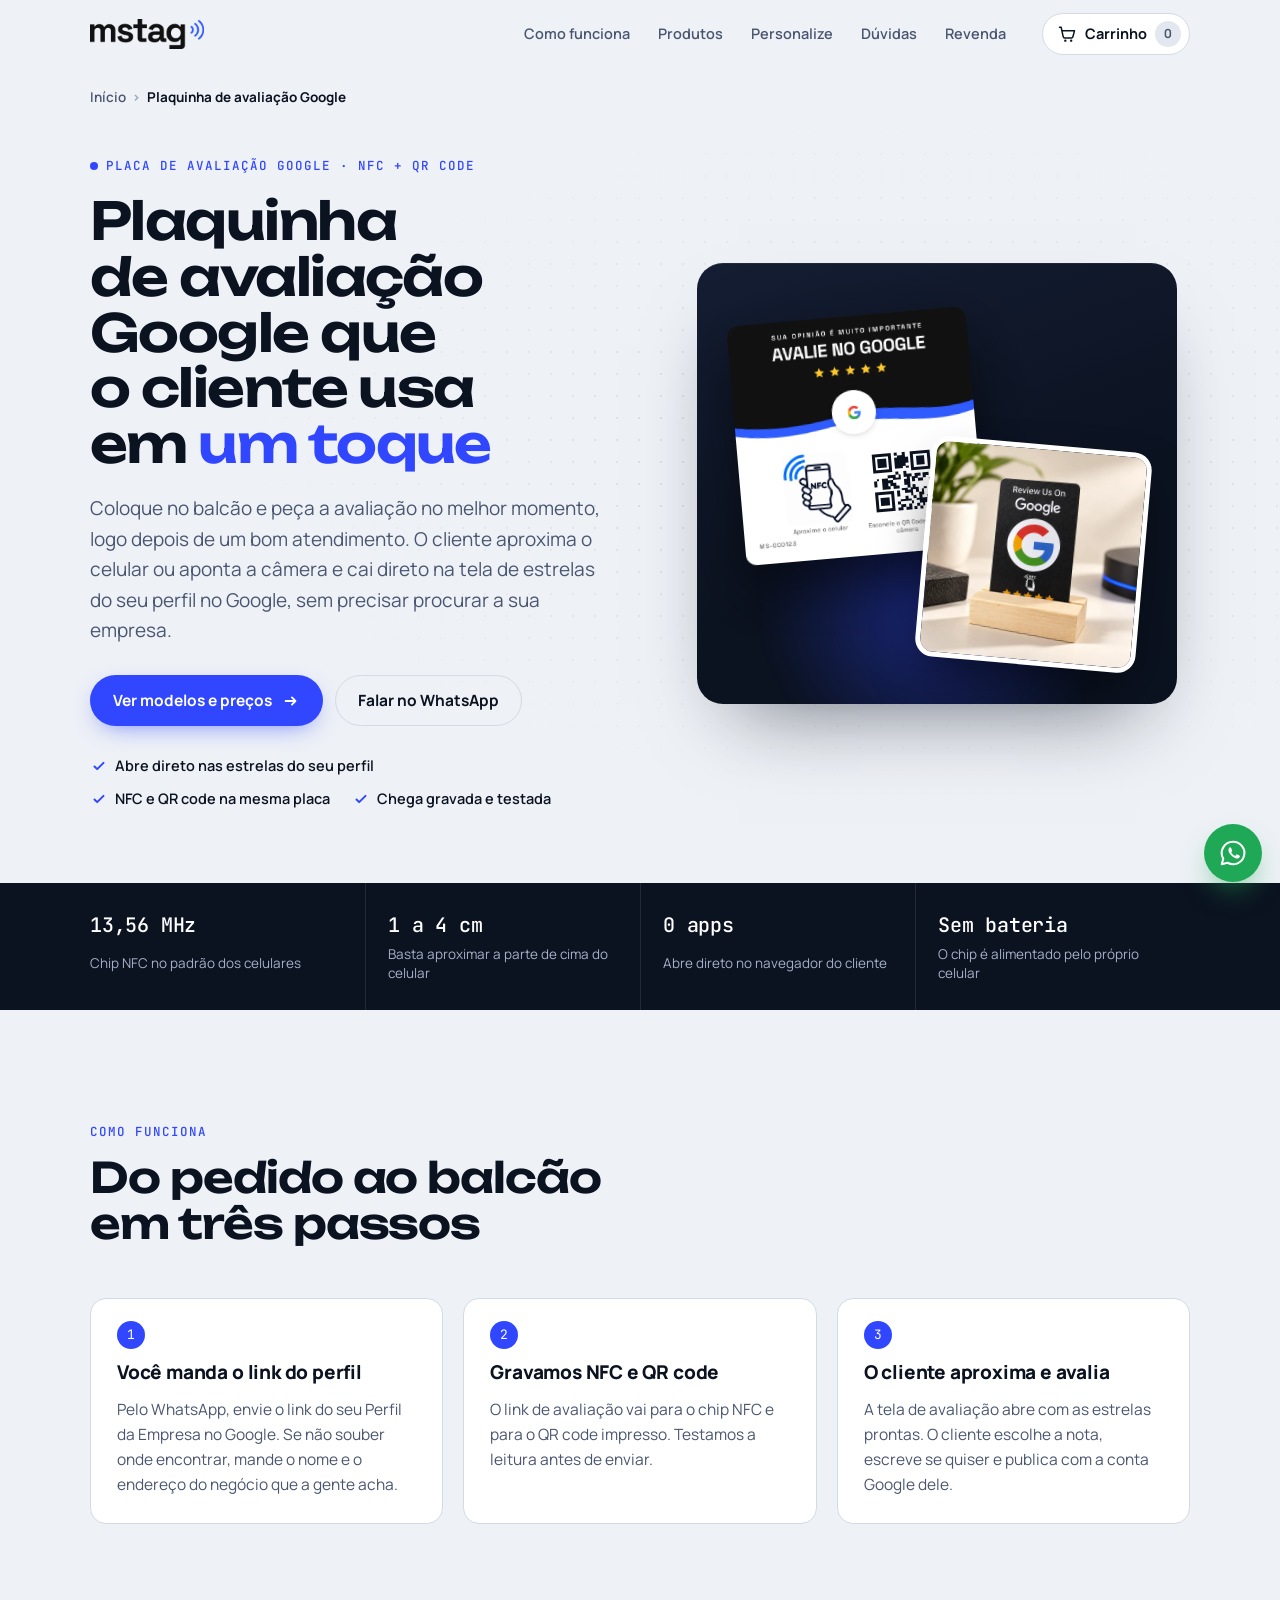
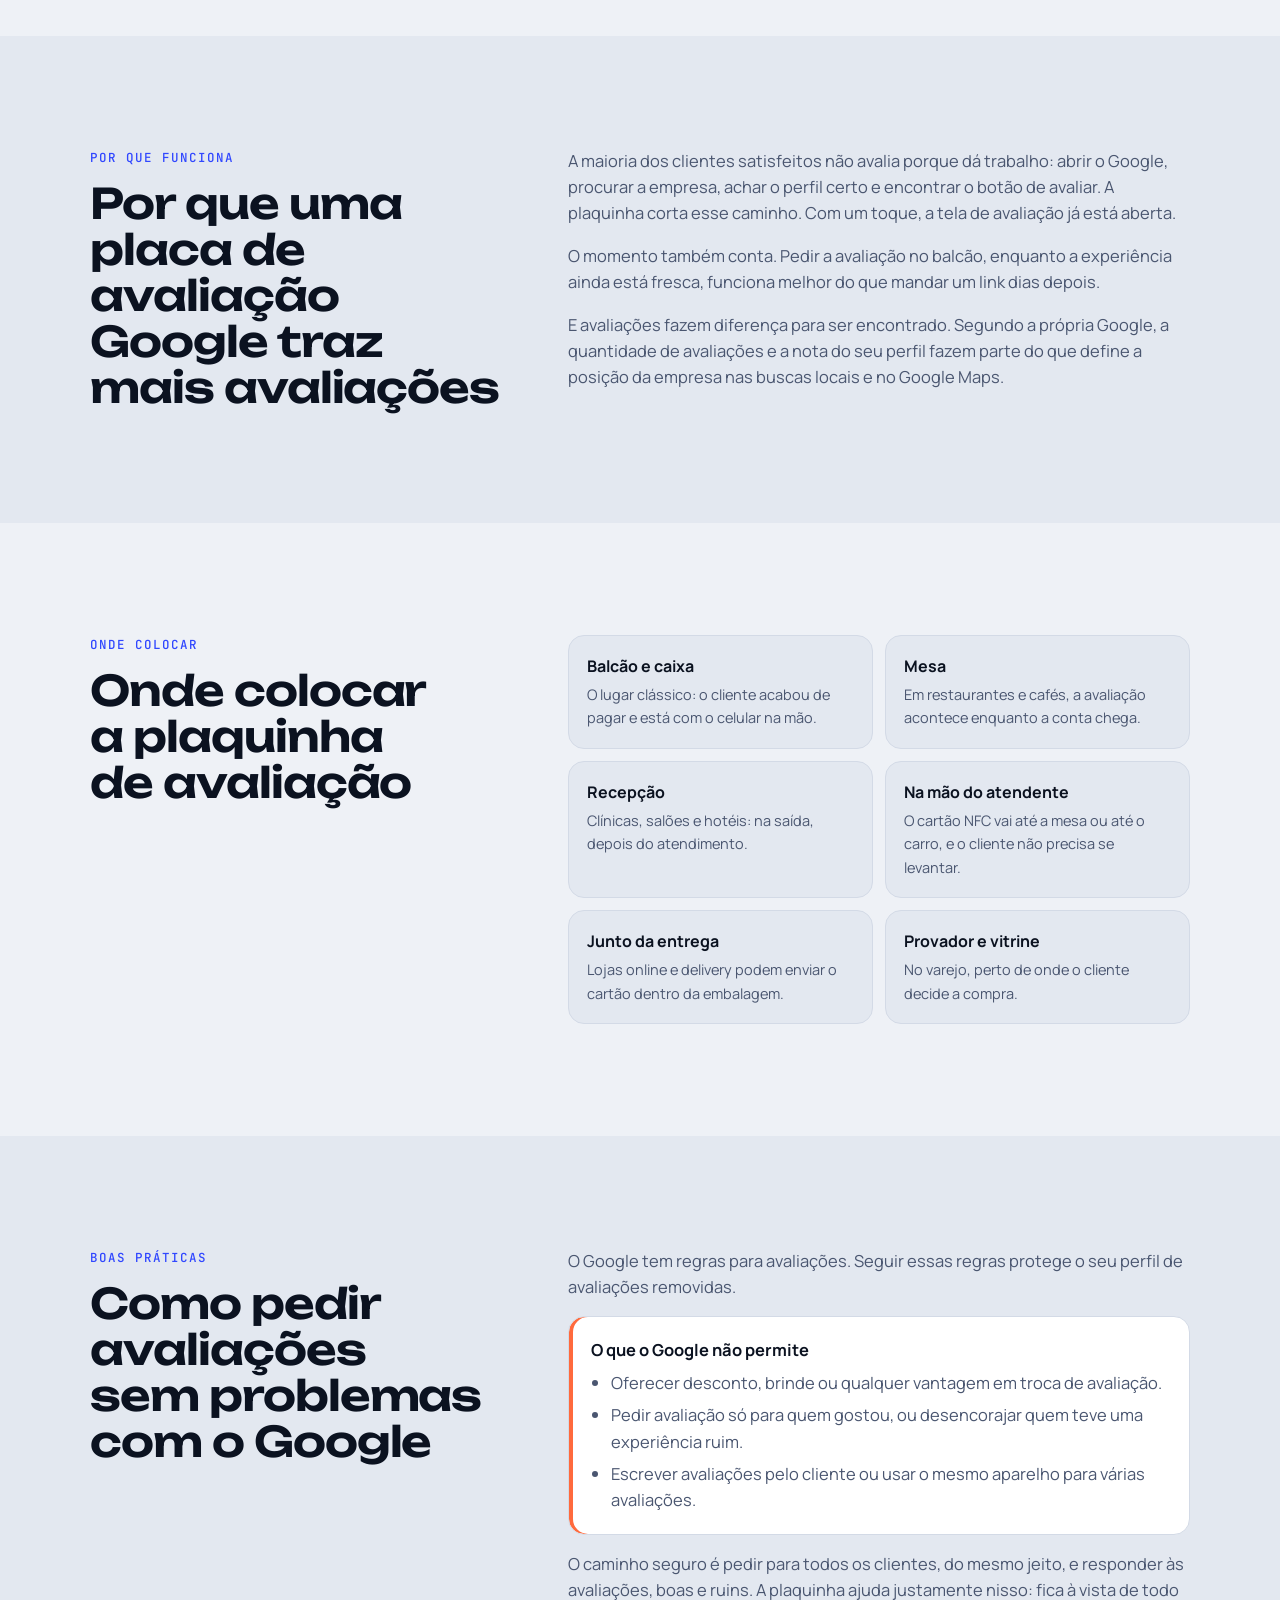
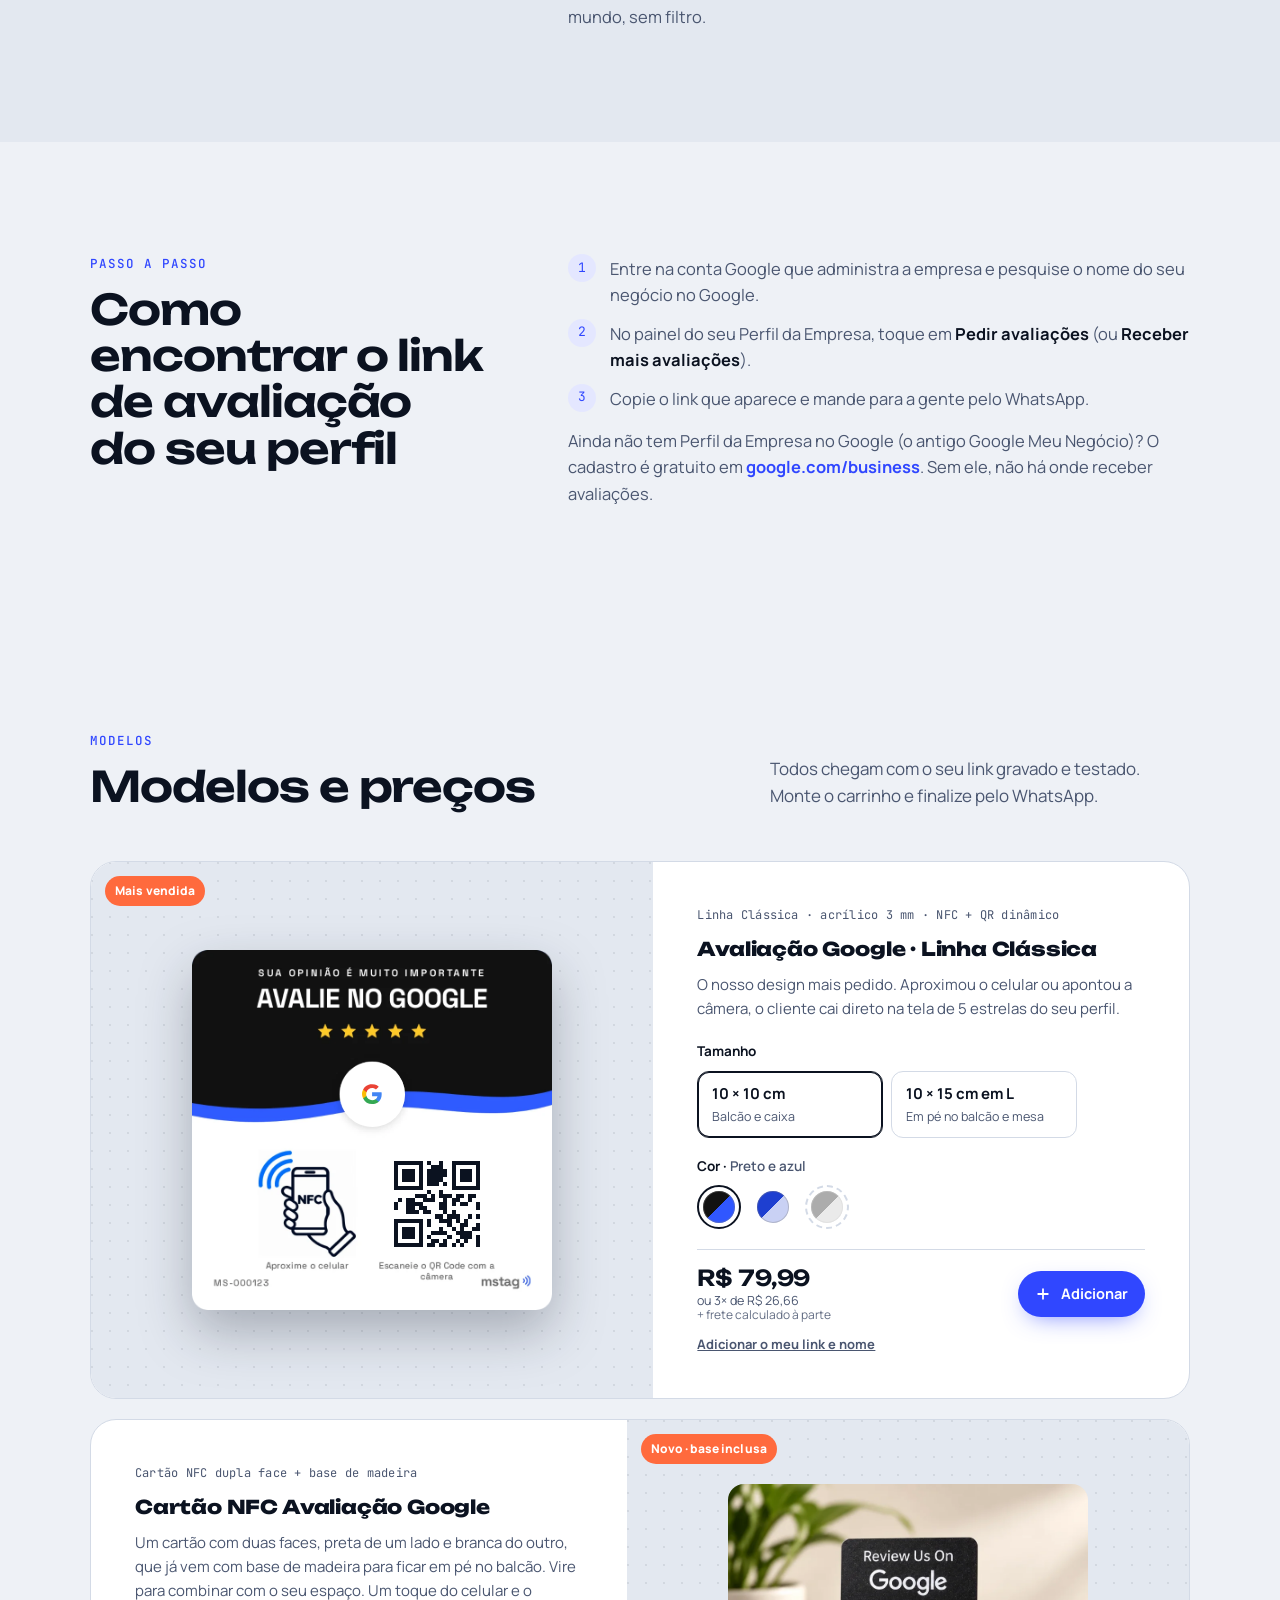
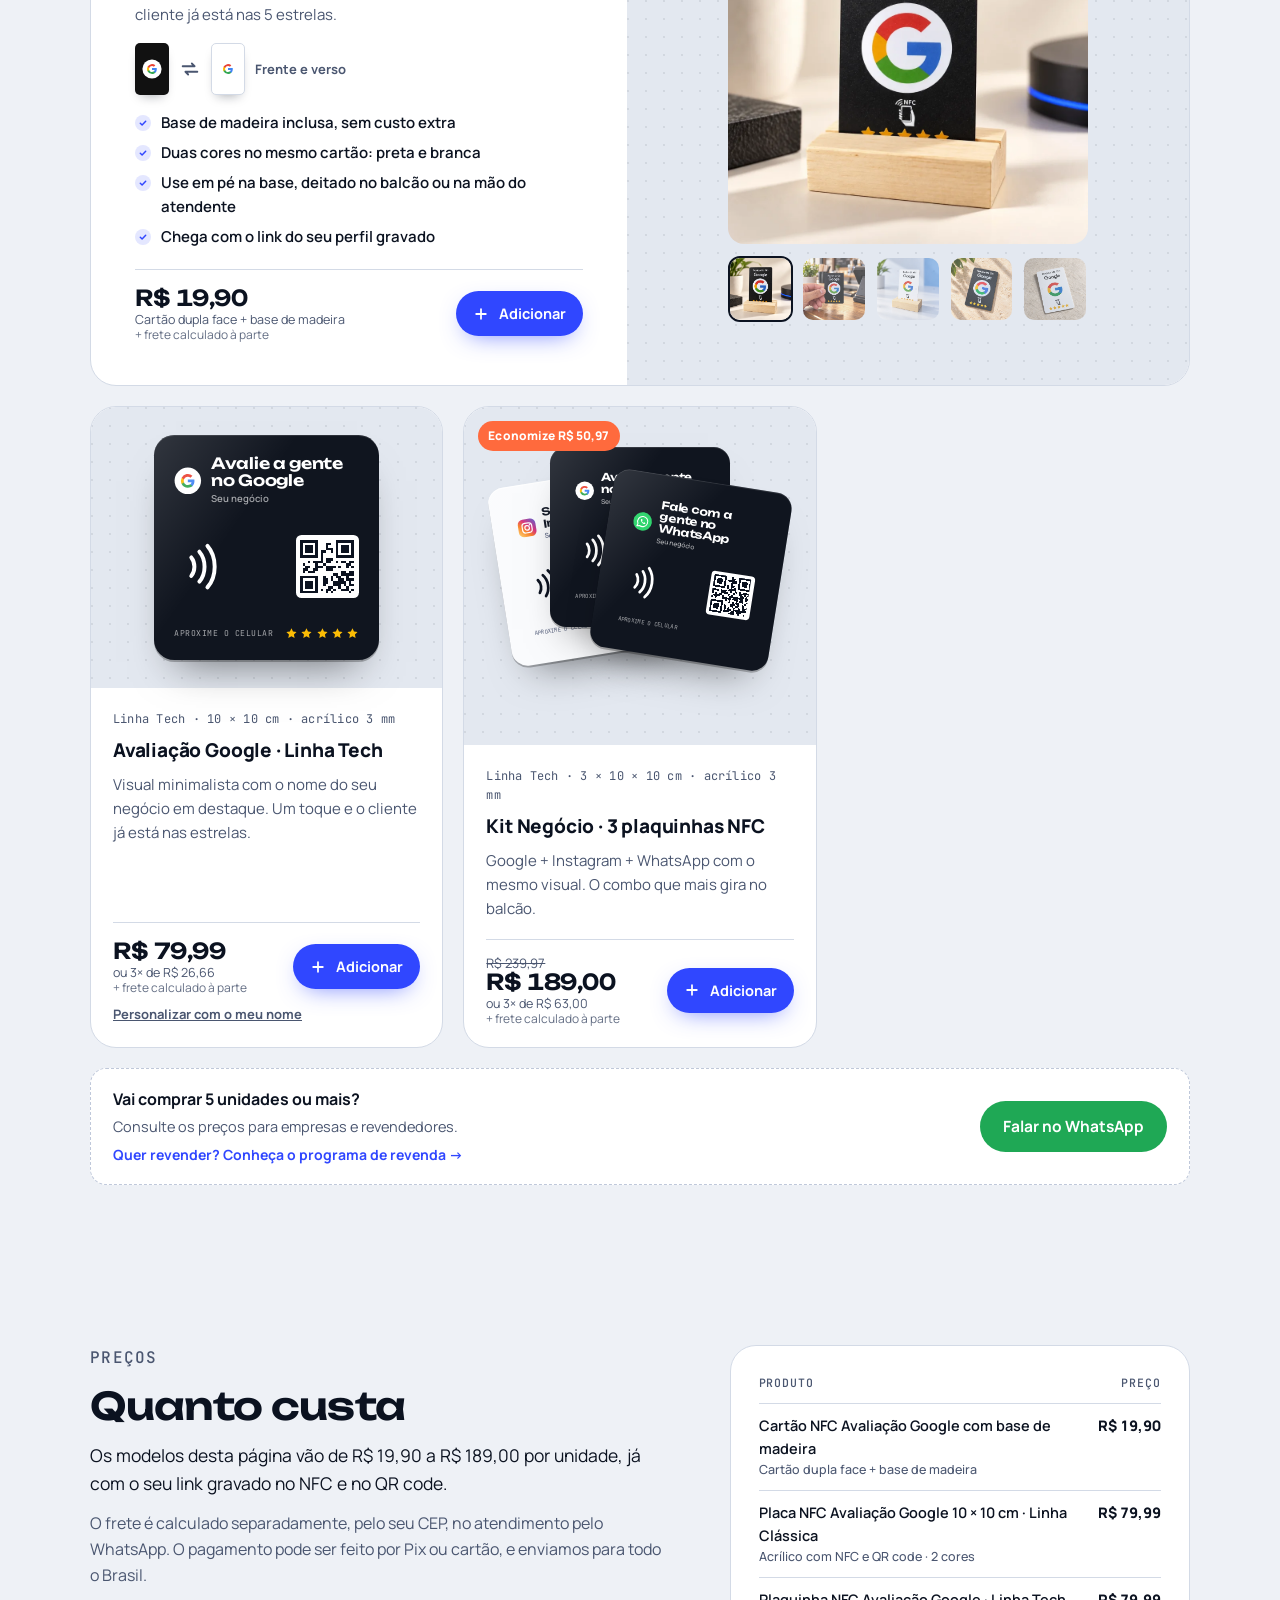
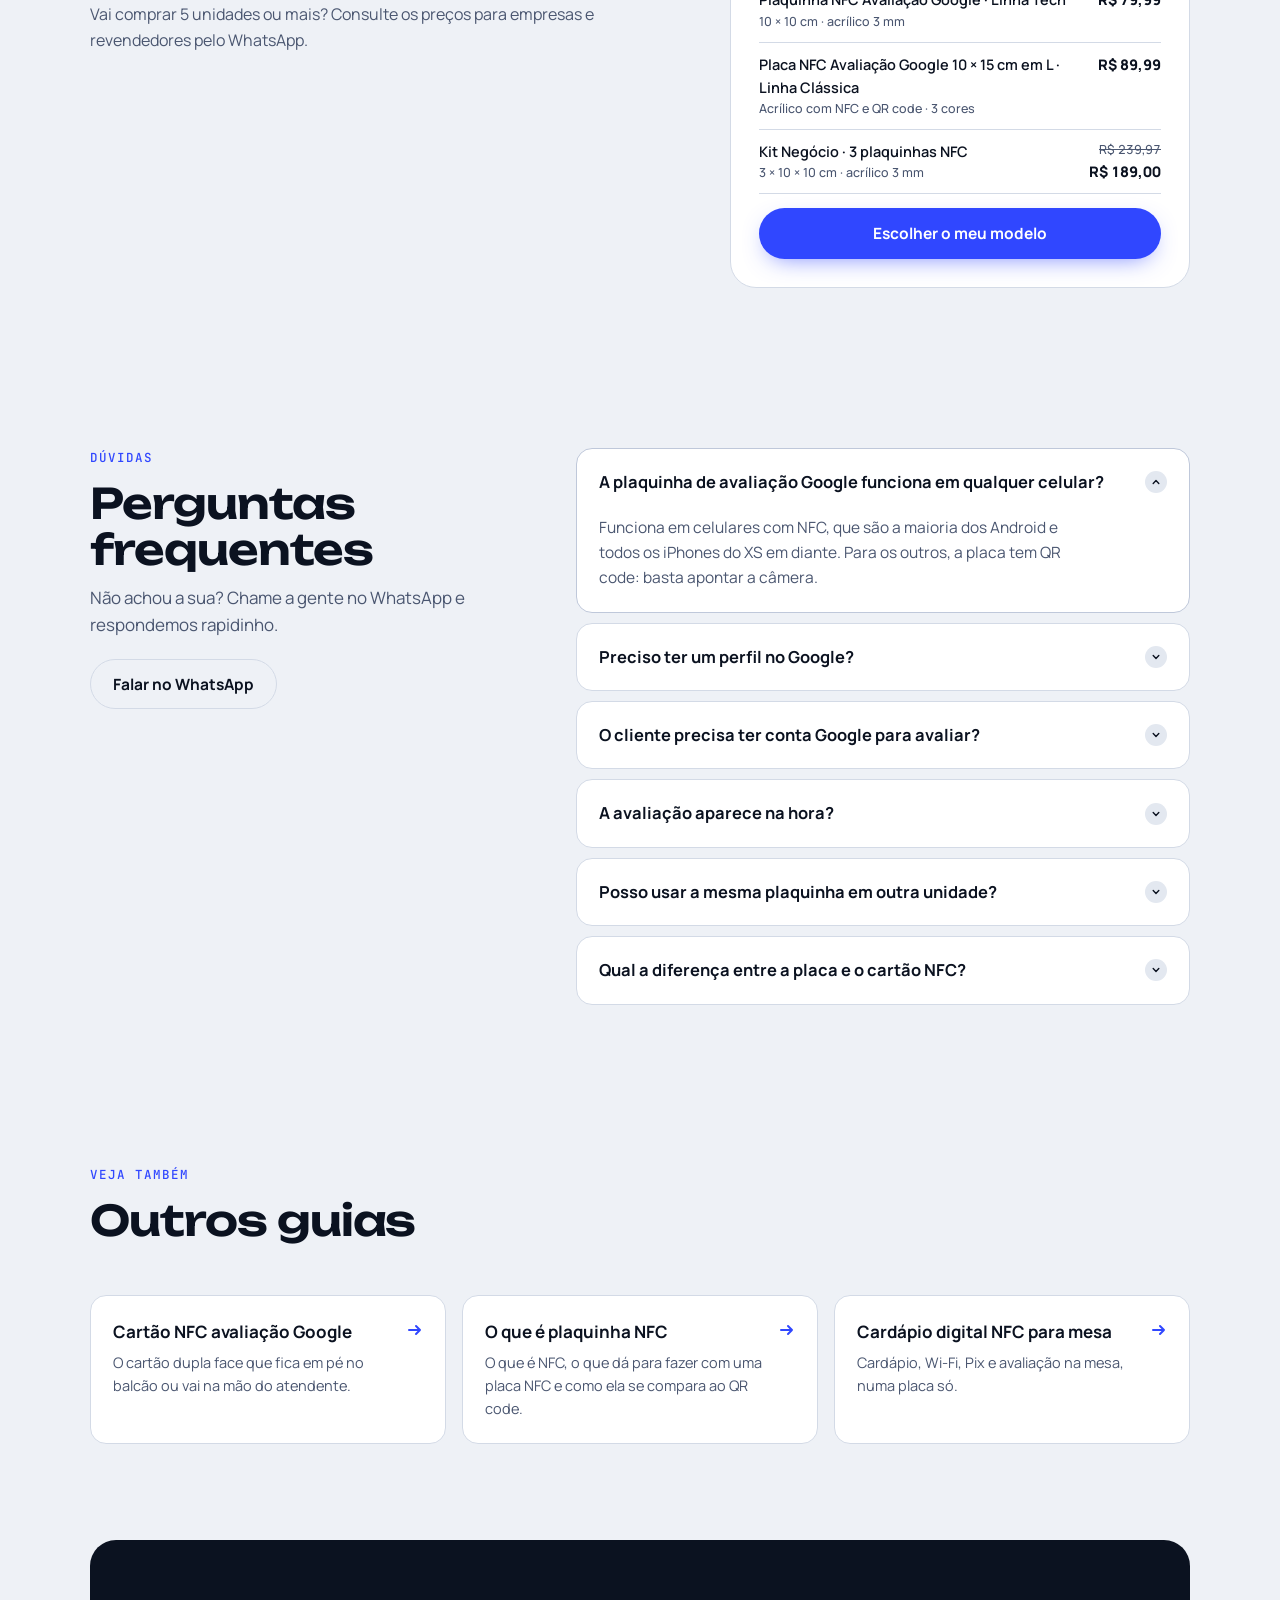
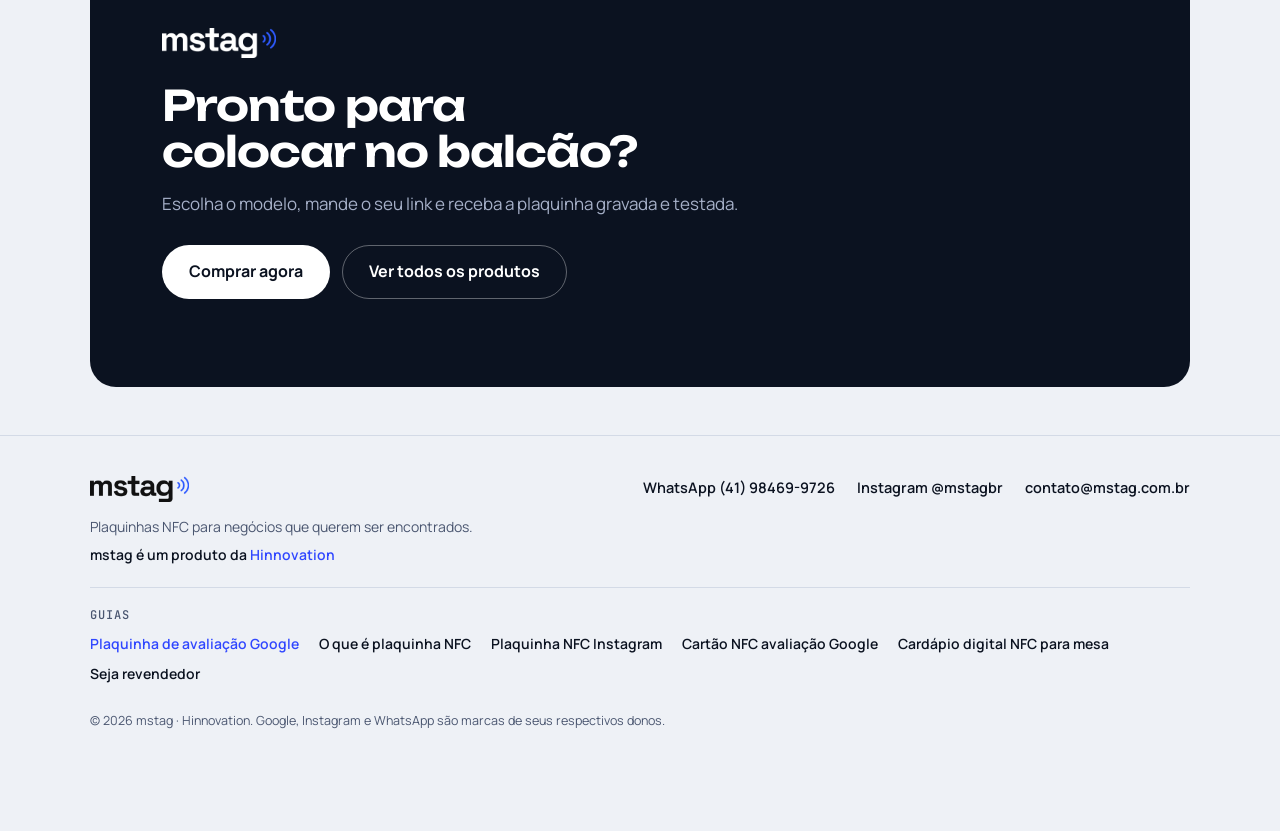
<file: plaquinha-avaliacao-google/index.html>
<!doctype html>
<html lang="pt-BR">
<head>
  <meta charset="utf-8">
  <meta name="viewport" content="width=device-width, initial-scale=1, viewport-fit=cover">
  <title>Plaquinha de Avaliação Google com NFC e QR Code | mstag</title>
  <meta name="description" content="Plaquinha de avaliação Google com NFC e QR code: o cliente aproxima o celular e abre direto a tela de estrelas do seu perfil. A partir de R$ 19,90.">
  <meta name="robots" content="index, follow, max-image-preview:large, max-snippet:-1">
  <link rel="canonical" href="https://mstag.com.br/plaquinha-avaliacao-google/">
  <meta property="og:type" content="website">
  <meta property="og:locale" content="pt_BR">
  <meta property="og:site_name" content="mstag">
  <meta property="og:url" content="https://mstag.com.br/plaquinha-avaliacao-google/">
  <meta property="og:title" content="Plaquinha de avaliação Google que o cliente usa em um toque | mstag">
  <meta property="og:description" content="Plaquinha de avaliação Google com NFC e QR code: o cliente aproxima o celular e abre direto a tela de estrelas do seu perfil. A partir de R$ 19,90.">
  <meta property="og:image" content="https://mstag.com.br/assets/og/plaquinha-avaliacao-google.jpg">
  <meta property="og:image:width" content="1200">
  <meta property="og:image:height" content="630">
  <meta name="twitter:card" content="summary_large_image">
  <meta name="twitter:title" content="Plaquinha de avaliação Google que o cliente usa em um toque">
  <meta name="twitter:description" content="Plaquinha de avaliação Google com NFC e QR code: o cliente aproxima o celular e abre direto a tela de estrelas do seu perfil. A partir de R$ 19,90.">
  <meta name="twitter:image" content="https://mstag.com.br/assets/og/plaquinha-avaliacao-google.jpg">
  <meta name="theme-color" content="#0B1220">
  <link rel="icon" href="../favicon.ico" sizes="48x48">
  <link rel="icon" href="../assets/logo/favicon-192.png" type="image/png" sizes="192x192">
  <link rel="apple-touch-icon" href="../assets/logo/apple-touch-icon.png">
  <link rel="manifest" href="../site.webmanifest">
  <link rel="preconnect" href="https://fonts.googleapis.com">
  <link rel="preconnect" href="https://fonts.gstatic.com" crossorigin>
  <link rel="stylesheet" href="https://fonts.googleapis.com/css2?family=JetBrains+Mono:wght@400;500&family=Manrope:wght@400;500;600;700;800&family=Unbounded:wght@500;600;700&display=swap">
  <link rel="stylesheet" href="../css/styles.css">
  <script type="application/ld+json">
{
  "@context": "https://schema.org",
  "@graph": [
    {
      "@type": "WebPage",
      "@id": "https://mstag.com.br/plaquinha-avaliacao-google/#pagina",
      "url": "https://mstag.com.br/plaquinha-avaliacao-google/",
      "name": "Plaquinha de Avaliação Google com NFC e QR Code | mstag",
      "description": "Plaquinha de avaliação Google com NFC e QR code: o cliente aproxima o celular e abre direto a tela de estrelas do seu perfil. A partir de R$ 19,90.",
      "inLanguage": "pt-BR",
      "isPartOf": {
        "@id": "https://mstag.com.br/#site"
      },
      "about": {
        "@id": "https://mstag.com.br/#empresa"
      },
      "breadcrumb": {
        "@id": "https://mstag.com.br/plaquinha-avaliacao-google/#migalhas"
      },
      "primaryImageOfPage": "https://mstag.com.br/assets/og/plaquinha-avaliacao-google.jpg",
      "dateModified": "2026-10-12"
    },
    {
      "@type": "BreadcrumbList",
      "@id": "https://mstag.com.br/plaquinha-avaliacao-google/#migalhas",
      "itemListElement": [
        {
          "@type": "ListItem",
          "position": 1,
          "name": "Início",
          "item": "https://mstag.com.br/"
        },
        {
          "@type": "ListItem",
          "position": 2,
          "name": "Plaquinha de avaliação Google",
          "item": "https://mstag.com.br/plaquinha-avaliacao-google/"
        }
      ]
    },
    {
      "@type": "ItemList",
      "name": "Plaquinha de avaliação Google",
      "itemListElement": [
        {
          "@type": "ListItem",
          "position": 1,
          "item": {
            "@type": "Product",
            "@id": "https://mstag.com.br/#produto-cartao-google",
            "name": "Cartão NFC Avaliação Google com base de madeira",
            "description": "Um cartão com duas faces, preta de um lado e branca do outro, que já vem com base de madeira para ficar em pé no balcão. Vire para combinar com o seu espaço. Um toque do celular e o cliente já está nas 5 estrelas.",
            "image": "https://mstag.com.br/assets/cartao/cartao-google-preto-suporte.webp",
            "brand": {
              "@type": "Brand",
              "name": "mstag"
            },
            "category": "Plaquinha NFC",
            "offers": {
              "@type": "Offer",
              "price": "19.90",
              "priceCurrency": "BRL",
              "availability": "https://schema.org/InStock",
              "url": "https://mstag.com.br/#produtos",
              "seller": {
                "@id": "https://mstag.com.br/#empresa"
              },
              "shippingDetails": [
                {
                  "@type": "OfferShippingDetails",
                  "shippingLabel": "Sul",
                  "shippingDestination": {
                    "@type": "DefinedRegion",
                    "addressCountry": "BR",
                    "addressRegion": [
                      "PR",
                      "SC",
                      "RS"
                    ]
                  },
                  "shippingRate": {
                    "@type": "MonetaryAmount",
                    "maxValue": 25,
                    "currency": "BRL"
                  },
                  "deliveryTime": {
                    "@type": "ShippingDeliveryTime",
                    "businessDays": {
                      "@type": "OpeningHoursSpecification",
                      "dayOfWeek": [
                        "https://schema.org/Monday",
                        "https://schema.org/Tuesday",
                        "https://schema.org/Wednesday",
                        "https://schema.org/Thursday",
                        "https://schema.org/Friday"
                      ]
                    },
                    "handlingTime": {
                      "@type": "QuantitativeValue",
                      "minValue": 3,
                      "maxValue": 4,
                      "unitCode": "DAY"
                    },
                    "transitTime": {
                      "@type": "QuantitativeValue",
                      "minValue": 2,
                      "maxValue": 4,
                      "unitCode": "DAY"
                    }
                  }
                },
                {
                  "@type": "OfferShippingDetails",
                  "shippingLabel": "Sudeste",
                  "shippingDestination": {
                    "@type": "DefinedRegion",
                    "addressCountry": "BR",
                    "addressRegion": [
                      "SP",
                      "RJ",
                      "MG",
                      "ES"
                    ]
                  },
                  "shippingRate": {
                    "@type": "MonetaryAmount",
                    "maxValue": 30,
                    "currency": "BRL"
                  },
                  "deliveryTime": {
                    "@type": "ShippingDeliveryTime",
                    "businessDays": {
                      "@type": "OpeningHoursSpecification",
                      "dayOfWeek": [
                        "https://schema.org/Monday",
                        "https://schema.org/Tuesday",
                        "https://schema.org/Wednesday",
                        "https://schema.org/Thursday",
                        "https://schema.org/Friday"
                      ]
                    },
                    "handlingTime": {
                      "@type": "QuantitativeValue",
                      "minValue": 3,
                      "maxValue": 4,
                      "unitCode": "DAY"
                    },
                    "transitTime": {
                      "@type": "QuantitativeValue",
                      "minValue": 3,
                      "maxValue": 5,
                      "unitCode": "DAY"
                    }
                  }
                },
                {
                  "@type": "OfferShippingDetails",
                  "shippingLabel": "Centro-Oeste",
                  "shippingDestination": {
                    "@type": "DefinedRegion",
                    "addressCountry": "BR",
                    "addressRegion": [
                      "DF",
                      "GO",
                      "MT",
                      "MS"
                    ]
                  },
                  "shippingRate": {
                    "@type": "MonetaryAmount",
                    "maxValue": 40,
                    "currency": "BRL"
                  },
                  "deliveryTime": {
                    "@type": "ShippingDeliveryTime",
                    "businessDays": {
                      "@type": "OpeningHoursSpecification",
                      "dayOfWeek": [
                        "https://schema.org/Monday",
                        "https://schema.org/Tuesday",
                        "https://schema.org/Wednesday",
                        "https://schema.org/Thursday",
                        "https://schema.org/Friday"
                      ]
                    },
                    "handlingTime": {
                      "@type": "QuantitativeValue",
                      "minValue": 3,
                      "maxValue": 4,
                      "unitCode": "DAY"
                    },
                    "transitTime": {
                      "@type": "QuantitativeValue",
                      "minValue": 3,
                      "maxValue": 6,
                      "unitCode": "DAY"
                    }
                  }
                },
                {
                  "@type": "OfferShippingDetails",
                  "shippingLabel": "Nordeste",
                  "shippingDestination": {
                    "@type": "DefinedRegion",
                    "addressCountry": "BR",
                    "addressRegion": [
                      "BA",
                      "SE",
                      "AL",
                      "PE",
                      "PB",
                      "RN",
                      "CE",
                      "PI",
                      "MA"
                    ]
                  },
                  "shippingRate": {
                    "@type": "MonetaryAmount",
                    "maxValue": 45,
                    "currency": "BRL"
                  },
                  "deliveryTime": {
                    "@type": "ShippingDeliveryTime",
                    "businessDays": {
                      "@type": "OpeningHoursSpecification",
                      "dayOfWeek": [
                        "https://schema.org/Monday",
                        "https://schema.org/Tuesday",
                        "https://schema.org/Wednesday",
                        "https://schema.org/Thursday",
                        "https://schema.org/Friday"
                      ]
                    },
                    "handlingTime": {
                      "@type": "QuantitativeValue",
                      "minValue": 3,
                      "maxValue": 4,
                      "unitCode": "DAY"
                    },
                    "transitTime": {
                      "@type": "QuantitativeValue",
                      "minValue": 4,
                      "maxValue": 8,
                      "unitCode": "DAY"
                    }
                  }
                },
                {
                  "@type": "OfferShippingDetails",
                  "shippingLabel": "Norte",
                  "shippingDestination": {
                    "@type": "DefinedRegion",
                    "addressCountry": "BR",
                    "addressRegion": [
                      "TO",
                      "PA",
                      "AP",
                      "AM",
                      "RR",
                      "AC",
                      "RO"
                    ]
                  },
                  "shippingRate": {
                    "@type": "MonetaryAmount",
                    "maxValue": 45,
                    "currency": "BRL"
                  },
                  "deliveryTime": {
                    "@type": "ShippingDeliveryTime",
                    "businessDays": {
                      "@type": "OpeningHoursSpecification",
                      "dayOfWeek": [
                        "https://schema.org/Monday",
                        "https://schema.org/Tuesday",
                        "https://schema.org/Wednesday",
                        "https://schema.org/Thursday",
                        "https://schema.org/Friday"
                      ]
                    },
                    "handlingTime": {
                      "@type": "QuantitativeValue",
                      "minValue": 3,
                      "maxValue": 4,
                      "unitCode": "DAY"
                    },
                    "transitTime": {
                      "@type": "QuantitativeValue",
                      "minValue": 5,
                      "maxValue": 9,
                      "unitCode": "DAY"
                    }
                  }
                }
              ],
              "hasMerchantReturnPolicy": {
                "@type": "MerchantReturnPolicy",
                "applicableCountry": "BR",
                "returnPolicyCategory": "https://schema.org/MerchantReturnFiniteReturnWindow",
                "merchantReturnDays": 7,
                "returnMethod": "https://schema.org/ReturnByMail",
                "returnFees": "https://schema.org/ReturnFeesCustomerResponsibility",
                "refundType": "https://schema.org/FullRefund"
              }
            }
          }
        },
        {
          "@type": "ListItem",
          "position": 2,
          "item": {
            "@type": "Product",
            "@id": "https://mstag.com.br/#produto-classica-google-10x10",
            "name": "Placa NFC Avaliação Google 10 × 10 cm · Linha Clássica",
            "description": "O nosso design mais pedido. Aproximou o celular ou apontou a câmera, o cliente cai direto na tela de 5 estrelas do seu perfil.",
            "image": "https://mstag.com.br/assets/placas/google-10x10-preto-azul.webp",
            "brand": {
              "@type": "Brand",
              "name": "mstag"
            },
            "category": "Plaquinha NFC",
            "offers": {
              "@type": "Offer",
              "price": "79.99",
              "priceCurrency": "BRL",
              "availability": "https://schema.org/InStock",
              "url": "https://mstag.com.br/#produtos",
              "seller": {
                "@id": "https://mstag.com.br/#empresa"
              },
              "shippingDetails": [
                {
                  "@type": "OfferShippingDetails",
                  "shippingLabel": "Sul",
                  "shippingDestination": {
                    "@type": "DefinedRegion",
                    "addressCountry": "BR",
                    "addressRegion": [
                      "PR",
                      "SC",
                      "RS"
                    ]
                  },
                  "shippingRate": {
                    "@type": "MonetaryAmount",
                    "maxValue": 25,
                    "currency": "BRL"
                  },
                  "deliveryTime": {
                    "@type": "ShippingDeliveryTime",
                    "businessDays": {
                      "@type": "OpeningHoursSpecification",
                      "dayOfWeek": [
                        "https://schema.org/Monday",
                        "https://schema.org/Tuesday",
                        "https://schema.org/Wednesday",
                        "https://schema.org/Thursday",
                        "https://schema.org/Friday"
                      ]
                    },
                    "handlingTime": {
                      "@type": "QuantitativeValue",
                      "minValue": 3,
                      "maxValue": 4,
                      "unitCode": "DAY"
                    },
                    "transitTime": {
                      "@type": "QuantitativeValue",
                      "minValue": 2,
                      "maxValue": 4,
                      "unitCode": "DAY"
                    }
                  }
                },
                {
                  "@type": "OfferShippingDetails",
                  "shippingLabel": "Sudeste",
                  "shippingDestination": {
                    "@type": "DefinedRegion",
                    "addressCountry": "BR",
                    "addressRegion": [
                      "SP",
                      "RJ",
                      "MG",
                      "ES"
                    ]
                  },
                  "shippingRate": {
                    "@type": "MonetaryAmount",
                    "maxValue": 30,
                    "currency": "BRL"
                  },
                  "deliveryTime": {
                    "@type": "ShippingDeliveryTime",
                    "businessDays": {
                      "@type": "OpeningHoursSpecification",
                      "dayOfWeek": [
                        "https://schema.org/Monday",
                        "https://schema.org/Tuesday",
                        "https://schema.org/Wednesday",
                        "https://schema.org/Thursday",
                        "https://schema.org/Friday"
                      ]
                    },
                    "handlingTime": {
                      "@type": "QuantitativeValue",
                      "minValue": 3,
                      "maxValue": 4,
                      "unitCode": "DAY"
                    },
                    "transitTime": {
                      "@type": "QuantitativeValue",
                      "minValue": 3,
                      "maxValue": 5,
                      "unitCode": "DAY"
                    }
                  }
                },
                {
                  "@type": "OfferShippingDetails",
                  "shippingLabel": "Centro-Oeste",
                  "shippingDestination": {
                    "@type": "DefinedRegion",
                    "addressCountry": "BR",
                    "addressRegion": [
                      "DF",
                      "GO",
                      "MT",
                      "MS"
                    ]
                  },
                  "shippingRate": {
                    "@type": "MonetaryAmount",
                    "maxValue": 40,
                    "currency": "BRL"
                  },
                  "deliveryTime": {
                    "@type": "ShippingDeliveryTime",
                    "businessDays": {
                      "@type": "OpeningHoursSpecification",
                      "dayOfWeek": [
                        "https://schema.org/Monday",
                        "https://schema.org/Tuesday",
                        "https://schema.org/Wednesday",
                        "https://schema.org/Thursday",
                        "https://schema.org/Friday"
                      ]
                    },
                    "handlingTime": {
                      "@type": "QuantitativeValue",
                      "minValue": 3,
                      "maxValue": 4,
                      "unitCode": "DAY"
                    },
                    "transitTime": {
                      "@type": "QuantitativeValue",
                      "minValue": 3,
                      "maxValue": 6,
                      "unitCode": "DAY"
                    }
                  }
                },
                {
                  "@type": "OfferShippingDetails",
                  "shippingLabel": "Nordeste",
                  "shippingDestination": {
                    "@type": "DefinedRegion",
                    "addressCountry": "BR",
                    "addressRegion": [
                      "BA",
                      "SE",
                      "AL",
                      "PE",
                      "PB",
                      "RN",
                      "CE",
                      "PI",
                      "MA"
                    ]
                  },
                  "shippingRate": {
                    "@type": "MonetaryAmount",
                    "maxValue": 45,
                    "currency": "BRL"
                  },
                  "deliveryTime": {
                    "@type": "ShippingDeliveryTime",
                    "businessDays": {
                      "@type": "OpeningHoursSpecification",
                      "dayOfWeek": [
                        "https://schema.org/Monday",
                        "https://schema.org/Tuesday",
                        "https://schema.org/Wednesday",
                        "https://schema.org/Thursday",
                        "https://schema.org/Friday"
                      ]
                    },
                    "handlingTime": {
                      "@type": "QuantitativeValue",
                      "minValue": 3,
                      "maxValue": 4,
                      "unitCode": "DAY"
                    },
                    "transitTime": {
                      "@type": "QuantitativeValue",
                      "minValue": 4,
                      "maxValue": 8,
                      "unitCode": "DAY"
                    }
                  }
                },
                {
                  "@type": "OfferShippingDetails",
                  "shippingLabel": "Norte",
                  "shippingDestination": {
                    "@type": "DefinedRegion",
                    "addressCountry": "BR",
                    "addressRegion": [
                      "TO",
                      "PA",
                      "AP",
                      "AM",
                      "RR",
                      "AC",
                      "RO"
                    ]
                  },
                  "shippingRate": {
                    "@type": "MonetaryAmount",
                    "maxValue": 45,
                    "currency": "BRL"
                  },
                  "deliveryTime": {
                    "@type": "ShippingDeliveryTime",
                    "businessDays": {
                      "@type": "OpeningHoursSpecification",
                      "dayOfWeek": [
                        "https://schema.org/Monday",
                        "https://schema.org/Tuesday",
                        "https://schema.org/Wednesday",
                        "https://schema.org/Thursday",
                        "https://schema.org/Friday"
                      ]
                    },
                    "handlingTime": {
                      "@type": "QuantitativeValue",
                      "minValue": 3,
                      "maxValue": 4,
                      "unitCode": "DAY"
                    },
                    "transitTime": {
                      "@type": "QuantitativeValue",
                      "minValue": 5,
                      "maxValue": 9,
                      "unitCode": "DAY"
                    }
                  }
                }
              ],
              "hasMerchantReturnPolicy": {
                "@type": "MerchantReturnPolicy",
                "applicableCountry": "BR",
                "returnPolicyCategory": "https://schema.org/MerchantReturnFiniteReturnWindow",
                "merchantReturnDays": 7,
                "returnMethod": "https://schema.org/ReturnByMail",
                "returnFees": "https://schema.org/ReturnFeesCustomerResponsibility",
                "refundType": "https://schema.org/FullRefund"
              }
            }
          }
        },
        {
          "@type": "ListItem",
          "position": 3,
          "item": {
            "@type": "Product",
            "@id": "https://mstag.com.br/#produto-google",
            "name": "Plaquinha NFC Avaliação Google · Linha Tech",
            "description": "Visual minimalista com o nome do seu negócio em destaque. Um toque e o cliente já está nas estrelas.",
            "image": "https://mstag.com.br/assets/produtos/google.webp",
            "brand": {
              "@type": "Brand",
              "name": "mstag"
            },
            "category": "Plaquinha NFC",
            "offers": {
              "@type": "Offer",
              "price": "79.99",
              "priceCurrency": "BRL",
              "availability": "https://schema.org/InStock",
              "url": "https://mstag.com.br/#produtos",
              "seller": {
                "@id": "https://mstag.com.br/#empresa"
              },
              "shippingDetails": [
                {
                  "@type": "OfferShippingDetails",
                  "shippingLabel": "Sul",
                  "shippingDestination": {
                    "@type": "DefinedRegion",
                    "addressCountry": "BR",
                    "addressRegion": [
                      "PR",
                      "SC",
                      "RS"
                    ]
                  },
                  "shippingRate": {
                    "@type": "MonetaryAmount",
                    "maxValue": 25,
                    "currency": "BRL"
                  },
                  "deliveryTime": {
                    "@type": "ShippingDeliveryTime",
                    "businessDays": {
                      "@type": "OpeningHoursSpecification",
                      "dayOfWeek": [
                        "https://schema.org/Monday",
                        "https://schema.org/Tuesday",
                        "https://schema.org/Wednesday",
                        "https://schema.org/Thursday",
                        "https://schema.org/Friday"
                      ]
                    },
                    "handlingTime": {
                      "@type": "QuantitativeValue",
                      "minValue": 3,
                      "maxValue": 4,
                      "unitCode": "DAY"
                    },
                    "transitTime": {
                      "@type": "QuantitativeValue",
                      "minValue": 2,
                      "maxValue": 4,
                      "unitCode": "DAY"
                    }
                  }
                },
                {
                  "@type": "OfferShippingDetails",
                  "shippingLabel": "Sudeste",
                  "shippingDestination": {
                    "@type": "DefinedRegion",
                    "addressCountry": "BR",
                    "addressRegion": [
                      "SP",
                      "RJ",
                      "MG",
                      "ES"
                    ]
                  },
                  "shippingRate": {
                    "@type": "MonetaryAmount",
                    "maxValue": 30,
                    "currency": "BRL"
                  },
                  "deliveryTime": {
                    "@type": "ShippingDeliveryTime",
                    "businessDays": {
                      "@type": "OpeningHoursSpecification",
                      "dayOfWeek": [
                        "https://schema.org/Monday",
                        "https://schema.org/Tuesday",
                        "https://schema.org/Wednesday",
                        "https://schema.org/Thursday",
                        "https://schema.org/Friday"
                      ]
                    },
                    "handlingTime": {
                      "@type": "QuantitativeValue",
                      "minValue": 3,
                      "maxValue": 4,
                      "unitCode": "DAY"
                    },
                    "transitTime": {
                      "@type": "QuantitativeValue",
                      "minValue": 3,
                      "maxValue": 5,
                      "unitCode": "DAY"
                    }
                  }
                },
                {
                  "@type": "OfferShippingDetails",
                  "shippingLabel": "Centro-Oeste",
                  "shippingDestination": {
                    "@type": "DefinedRegion",
                    "addressCountry": "BR",
                    "addressRegion": [
                      "DF",
                      "GO",
                      "MT",
                      "MS"
                    ]
                  },
                  "shippingRate": {
                    "@type": "MonetaryAmount",
                    "maxValue": 40,
                    "currency": "BRL"
                  },
                  "deliveryTime": {
                    "@type": "ShippingDeliveryTime",
                    "businessDays": {
                      "@type": "OpeningHoursSpecification",
                      "dayOfWeek": [
                        "https://schema.org/Monday",
                        "https://schema.org/Tuesday",
                        "https://schema.org/Wednesday",
                        "https://schema.org/Thursday",
                        "https://schema.org/Friday"
                      ]
                    },
                    "handlingTime": {
                      "@type": "QuantitativeValue",
                      "minValue": 3,
                      "maxValue": 4,
                      "unitCode": "DAY"
                    },
                    "transitTime": {
                      "@type": "QuantitativeValue",
                      "minValue": 3,
                      "maxValue": 6,
                      "unitCode": "DAY"
                    }
                  }
                },
                {
                  "@type": "OfferShippingDetails",
                  "shippingLabel": "Nordeste",
                  "shippingDestination": {
                    "@type": "DefinedRegion",
                    "addressCountry": "BR",
                    "addressRegion": [
                      "BA",
                      "SE",
                      "AL",
                      "PE",
                      "PB",
                      "RN",
                      "CE",
                      "PI",
                      "MA"
                    ]
                  },
                  "shippingRate": {
                    "@type": "MonetaryAmount",
                    "maxValue": 45,
                    "currency": "BRL"
                  },
                  "deliveryTime": {
                    "@type": "ShippingDeliveryTime",
                    "businessDays": {
                      "@type": "OpeningHoursSpecification",
                      "dayOfWeek": [
                        "https://schema.org/Monday",
                        "https://schema.org/Tuesday",
                        "https://schema.org/Wednesday",
                        "https://schema.org/Thursday",
                        "https://schema.org/Friday"
                      ]
                    },
                    "handlingTime": {
                      "@type": "QuantitativeValue",
                      "minValue": 3,
                      "maxValue": 4,
                      "unitCode": "DAY"
                    },
                    "transitTime": {
                      "@type": "QuantitativeValue",
                      "minValue": 4,
                      "maxValue": 8,
                      "unitCode": "DAY"
                    }
                  }
                },
                {
                  "@type": "OfferShippingDetails",
                  "shippingLabel": "Norte",
                  "shippingDestination": {
                    "@type": "DefinedRegion",
                    "addressCountry": "BR",
                    "addressRegion": [
                      "TO",
                      "PA",
                      "AP",
                      "AM",
                      "RR",
                      "AC",
                      "RO"
                    ]
                  },
                  "shippingRate": {
                    "@type": "MonetaryAmount",
                    "maxValue": 45,
                    "currency": "BRL"
                  },
                  "deliveryTime": {
                    "@type": "ShippingDeliveryTime",
                    "businessDays": {
                      "@type": "OpeningHoursSpecification",
                      "dayOfWeek": [
                        "https://schema.org/Monday",
                        "https://schema.org/Tuesday",
                        "https://schema.org/Wednesday",
                        "https://schema.org/Thursday",
                        "https://schema.org/Friday"
                      ]
                    },
                    "handlingTime": {
                      "@type": "QuantitativeValue",
                      "minValue": 3,
                      "maxValue": 4,
                      "unitCode": "DAY"
                    },
                    "transitTime": {
                      "@type": "QuantitativeValue",
                      "minValue": 5,
                      "maxValue": 9,
                      "unitCode": "DAY"
                    }
                  }
                }
              ],
              "hasMerchantReturnPolicy": {
                "@type": "MerchantReturnPolicy",
                "applicableCountry": "BR",
                "returnPolicyCategory": "https://schema.org/MerchantReturnFiniteReturnWindow",
                "merchantReturnDays": 7,
                "returnMethod": "https://schema.org/ReturnByMail",
                "returnFees": "https://schema.org/ReturnFeesCustomerResponsibility",
                "refundType": "https://schema.org/FullRefund"
              }
            }
          }
        },
        {
          "@type": "ListItem",
          "position": 4,
          "item": {
            "@type": "Product",
            "@id": "https://mstag.com.br/#produto-classica-google-10x15",
            "name": "Placa NFC Avaliação Google 10 × 15 cm em L · Linha Clássica",
            "description": "O nosso design mais pedido. Aproximou o celular ou apontou a câmera, o cliente cai direto na tela de 5 estrelas do seu perfil.",
            "image": "https://mstag.com.br/assets/placas/google-10x15-preto-azul.webp",
            "brand": {
              "@type": "Brand",
              "name": "mstag"
            },
            "category": "Plaquinha NFC",
            "offers": {
              "@type": "Offer",
              "price": "89.99",
              "priceCurrency": "BRL",
              "availability": "https://schema.org/InStock",
              "url": "https://mstag.com.br/#produtos",
              "seller": {
                "@id": "https://mstag.com.br/#empresa"
              },
              "shippingDetails": [
                {
                  "@type": "OfferShippingDetails",
                  "shippingLabel": "Sul",
                  "shippingDestination": {
                    "@type": "DefinedRegion",
                    "addressCountry": "BR",
                    "addressRegion": [
                      "PR",
                      "SC",
                      "RS"
                    ]
                  },
                  "shippingRate": {
                    "@type": "MonetaryAmount",
                    "maxValue": 25,
                    "currency": "BRL"
                  },
                  "deliveryTime": {
                    "@type": "ShippingDeliveryTime",
                    "businessDays": {
                      "@type": "OpeningHoursSpecification",
                      "dayOfWeek": [
                        "https://schema.org/Monday",
                        "https://schema.org/Tuesday",
                        "https://schema.org/Wednesday",
                        "https://schema.org/Thursday",
                        "https://schema.org/Friday"
                      ]
                    },
                    "handlingTime": {
                      "@type": "QuantitativeValue",
                      "minValue": 3,
                      "maxValue": 4,
                      "unitCode": "DAY"
                    },
                    "transitTime": {
                      "@type": "QuantitativeValue",
                      "minValue": 2,
                      "maxValue": 4,
                      "unitCode": "DAY"
                    }
                  }
                },
                {
                  "@type": "OfferShippingDetails",
                  "shippingLabel": "Sudeste",
                  "shippingDestination": {
                    "@type": "DefinedRegion",
                    "addressCountry": "BR",
                    "addressRegion": [
                      "SP",
                      "RJ",
                      "MG",
                      "ES"
                    ]
                  },
                  "shippingRate": {
                    "@type": "MonetaryAmount",
                    "maxValue": 30,
                    "currency": "BRL"
                  },
                  "deliveryTime": {
                    "@type": "ShippingDeliveryTime",
                    "businessDays": {
                      "@type": "OpeningHoursSpecification",
                      "dayOfWeek": [
                        "https://schema.org/Monday",
                        "https://schema.org/Tuesday",
                        "https://schema.org/Wednesday",
                        "https://schema.org/Thursday",
                        "https://schema.org/Friday"
                      ]
                    },
                    "handlingTime": {
                      "@type": "QuantitativeValue",
                      "minValue": 3,
                      "maxValue": 4,
                      "unitCode": "DAY"
                    },
                    "transitTime": {
                      "@type": "QuantitativeValue",
                      "minValue": 3,
                      "maxValue": 5,
                      "unitCode": "DAY"
                    }
                  }
                },
                {
                  "@type": "OfferShippingDetails",
                  "shippingLabel": "Centro-Oeste",
                  "shippingDestination": {
                    "@type": "DefinedRegion",
                    "addressCountry": "BR",
                    "addressRegion": [
                      "DF",
                      "GO",
                      "MT",
                      "MS"
                    ]
                  },
                  "shippingRate": {
                    "@type": "MonetaryAmount",
                    "maxValue": 40,
                    "currency": "BRL"
                  },
                  "deliveryTime": {
                    "@type": "ShippingDeliveryTime",
                    "businessDays": {
                      "@type": "OpeningHoursSpecification",
                      "dayOfWeek": [
                        "https://schema.org/Monday",
                        "https://schema.org/Tuesday",
                        "https://schema.org/Wednesday",
                        "https://schema.org/Thursday",
                        "https://schema.org/Friday"
                      ]
                    },
                    "handlingTime": {
                      "@type": "QuantitativeValue",
                      "minValue": 3,
                      "maxValue": 4,
                      "unitCode": "DAY"
                    },
                    "transitTime": {
                      "@type": "QuantitativeValue",
                      "minValue": 3,
                      "maxValue": 6,
                      "unitCode": "DAY"
                    }
                  }
                },
                {
                  "@type": "OfferShippingDetails",
                  "shippingLabel": "Nordeste",
                  "shippingDestination": {
                    "@type": "DefinedRegion",
                    "addressCountry": "BR",
                    "addressRegion": [
                      "BA",
                      "SE",
                      "AL",
                      "PE",
                      "PB",
                      "RN",
                      "CE",
                      "PI",
                      "MA"
                    ]
                  },
                  "shippingRate": {
                    "@type": "MonetaryAmount",
                    "maxValue": 45,
                    "currency": "BRL"
                  },
                  "deliveryTime": {
                    "@type": "ShippingDeliveryTime",
                    "businessDays": {
                      "@type": "OpeningHoursSpecification",
                      "dayOfWeek": [
                        "https://schema.org/Monday",
                        "https://schema.org/Tuesday",
                        "https://schema.org/Wednesday",
                        "https://schema.org/Thursday",
                        "https://schema.org/Friday"
                      ]
                    },
                    "handlingTime": {
                      "@type": "QuantitativeValue",
                      "minValue": 3,
                      "maxValue": 4,
                      "unitCode": "DAY"
                    },
                    "transitTime": {
                      "@type": "QuantitativeValue",
                      "minValue": 4,
                      "maxValue": 8,
                      "unitCode": "DAY"
                    }
                  }
                },
                {
                  "@type": "OfferShippingDetails",
                  "shippingLabel": "Norte",
                  "shippingDestination": {
                    "@type": "DefinedRegion",
                    "addressCountry": "BR",
                    "addressRegion": [
                      "TO",
                      "PA",
                      "AP",
                      "AM",
                      "RR",
                      "AC",
                      "RO"
                    ]
                  },
                  "shippingRate": {
                    "@type": "MonetaryAmount",
                    "maxValue": 45,
                    "currency": "BRL"
                  },
                  "deliveryTime": {
                    "@type": "ShippingDeliveryTime",
                    "businessDays": {
                      "@type": "OpeningHoursSpecification",
                      "dayOfWeek": [
                        "https://schema.org/Monday",
                        "https://schema.org/Tuesday",
                        "https://schema.org/Wednesday",
                        "https://schema.org/Thursday",
                        "https://schema.org/Friday"
                      ]
                    },
                    "handlingTime": {
                      "@type": "QuantitativeValue",
                      "minValue": 3,
                      "maxValue": 4,
                      "unitCode": "DAY"
                    },
                    "transitTime": {
                      "@type": "QuantitativeValue",
                      "minValue": 5,
                      "maxValue": 9,
                      "unitCode": "DAY"
                    }
                  }
                }
              ],
              "hasMerchantReturnPolicy": {
                "@type": "MerchantReturnPolicy",
                "applicableCountry": "BR",
                "returnPolicyCategory": "https://schema.org/MerchantReturnFiniteReturnWindow",
                "merchantReturnDays": 7,
                "returnMethod": "https://schema.org/ReturnByMail",
                "returnFees": "https://schema.org/ReturnFeesCustomerResponsibility",
                "refundType": "https://schema.org/FullRefund"
              }
            }
          }
        },
        {
          "@type": "ListItem",
          "position": 5,
          "item": {
            "@type": "Product",
            "@id": "https://mstag.com.br/#produto-kit",
            "name": "Kit Negócio · 3 plaquinhas NFC",
            "description": "Google + Instagram + WhatsApp com o mesmo visual. O combo que mais gira no balcão.",
            "image": "https://mstag.com.br/assets/produtos/kit.webp",
            "brand": {
              "@type": "Brand",
              "name": "mstag"
            },
            "category": "Plaquinha NFC",
            "offers": {
              "@type": "Offer",
              "price": "189.00",
              "priceCurrency": "BRL",
              "availability": "https://schema.org/InStock",
              "url": "https://mstag.com.br/#produtos",
              "seller": {
                "@id": "https://mstag.com.br/#empresa"
              },
              "shippingDetails": [
                {
                  "@type": "OfferShippingDetails",
                  "shippingLabel": "Sul",
                  "shippingDestination": {
                    "@type": "DefinedRegion",
                    "addressCountry": "BR",
                    "addressRegion": [
                      "PR",
                      "SC",
                      "RS"
                    ]
                  },
                  "shippingRate": {
                    "@type": "MonetaryAmount",
                    "maxValue": 25,
                    "currency": "BRL"
                  },
                  "deliveryTime": {
                    "@type": "ShippingDeliveryTime",
                    "businessDays": {
                      "@type": "OpeningHoursSpecification",
                      "dayOfWeek": [
                        "https://schema.org/Monday",
                        "https://schema.org/Tuesday",
                        "https://schema.org/Wednesday",
                        "https://schema.org/Thursday",
                        "https://schema.org/Friday"
                      ]
                    },
                    "handlingTime": {
                      "@type": "QuantitativeValue",
                      "minValue": 3,
                      "maxValue": 4,
                      "unitCode": "DAY"
                    },
                    "transitTime": {
                      "@type": "QuantitativeValue",
                      "minValue": 2,
                      "maxValue": 4,
                      "unitCode": "DAY"
                    }
                  }
                },
                {
                  "@type": "OfferShippingDetails",
                  "shippingLabel": "Sudeste",
                  "shippingDestination": {
                    "@type": "DefinedRegion",
                    "addressCountry": "BR",
                    "addressRegion": [
                      "SP",
                      "RJ",
                      "MG",
                      "ES"
                    ]
                  },
                  "shippingRate": {
                    "@type": "MonetaryAmount",
                    "maxValue": 30,
                    "currency": "BRL"
                  },
                  "deliveryTime": {
                    "@type": "ShippingDeliveryTime",
                    "businessDays": {
                      "@type": "OpeningHoursSpecification",
                      "dayOfWeek": [
                        "https://schema.org/Monday",
                        "https://schema.org/Tuesday",
                        "https://schema.org/Wednesday",
                        "https://schema.org/Thursday",
                        "https://schema.org/Friday"
                      ]
                    },
                    "handlingTime": {
                      "@type": "QuantitativeValue",
                      "minValue": 3,
                      "maxValue": 4,
                      "unitCode": "DAY"
                    },
                    "transitTime": {
                      "@type": "QuantitativeValue",
                      "minValue": 3,
                      "maxValue": 5,
                      "unitCode": "DAY"
                    }
                  }
                },
                {
                  "@type": "OfferShippingDetails",
                  "shippingLabel": "Centro-Oeste",
                  "shippingDestination": {
                    "@type": "DefinedRegion",
                    "addressCountry": "BR",
                    "addressRegion": [
                      "DF",
                      "GO",
                      "MT",
                      "MS"
                    ]
                  },
                  "shippingRate": {
                    "@type": "MonetaryAmount",
                    "maxValue": 40,
                    "currency": "BRL"
                  },
                  "deliveryTime": {
                    "@type": "ShippingDeliveryTime",
                    "businessDays": {
                      "@type": "OpeningHoursSpecification",
                      "dayOfWeek": [
                        "https://schema.org/Monday",
                        "https://schema.org/Tuesday",
                        "https://schema.org/Wednesday",
                        "https://schema.org/Thursday",
                        "https://schema.org/Friday"
                      ]
                    },
                    "handlingTime": {
                      "@type": "QuantitativeValue",
                      "minValue": 3,
                      "maxValue": 4,
                      "unitCode": "DAY"
                    },
                    "transitTime": {
                      "@type": "QuantitativeValue",
                      "minValue": 3,
                      "maxValue": 6,
                      "unitCode": "DAY"
                    }
                  }
                },
                {
                  "@type": "OfferShippingDetails",
                  "shippingLabel": "Nordeste",
                  "shippingDestination": {
                    "@type": "DefinedRegion",
                    "addressCountry": "BR",
                    "addressRegion": [
                      "BA",
                      "SE",
                      "AL",
                      "PE",
                      "PB",
                      "RN",
                      "CE",
                      "PI",
                      "MA"
                    ]
                  },
                  "shippingRate": {
                    "@type": "MonetaryAmount",
                    "maxValue": 45,
                    "currency": "BRL"
                  },
                  "deliveryTime": {
                    "@type": "ShippingDeliveryTime",
                    "businessDays": {
                      "@type": "OpeningHoursSpecification",
                      "dayOfWeek": [
                        "https://schema.org/Monday",
                        "https://schema.org/Tuesday",
                        "https://schema.org/Wednesday",
                        "https://schema.org/Thursday",
                        "https://schema.org/Friday"
                      ]
                    },
                    "handlingTime": {
                      "@type": "QuantitativeValue",
                      "minValue": 3,
                      "maxValue": 4,
                      "unitCode": "DAY"
                    },
                    "transitTime": {
                      "@type": "QuantitativeValue",
                      "minValue": 4,
                      "maxValue": 8,
                      "unitCode": "DAY"
                    }
                  }
                },
                {
                  "@type": "OfferShippingDetails",
                  "shippingLabel": "Norte",
                  "shippingDestination": {
                    "@type": "DefinedRegion",
                    "addressCountry": "BR",
                    "addressRegion": [
                      "TO",
                      "PA",
                      "AP",
                      "AM",
                      "RR",
                      "AC",
                      "RO"
                    ]
                  },
                  "shippingRate": {
                    "@type": "MonetaryAmount",
                    "maxValue": 45,
                    "currency": "BRL"
                  },
                  "deliveryTime": {
                    "@type": "ShippingDeliveryTime",
                    "businessDays": {
                      "@type": "OpeningHoursSpecification",
                      "dayOfWeek": [
                        "https://schema.org/Monday",
                        "https://schema.org/Tuesday",
                        "https://schema.org/Wednesday",
                        "https://schema.org/Thursday",
                        "https://schema.org/Friday"
                      ]
                    },
                    "handlingTime": {
                      "@type": "QuantitativeValue",
                      "minValue": 3,
                      "maxValue": 4,
                      "unitCode": "DAY"
                    },
                    "transitTime": {
                      "@type": "QuantitativeValue",
                      "minValue": 5,
                      "maxValue": 9,
                      "unitCode": "DAY"
                    }
                  }
                }
              ],
              "hasMerchantReturnPolicy": {
                "@type": "MerchantReturnPolicy",
                "applicableCountry": "BR",
                "returnPolicyCategory": "https://schema.org/MerchantReturnFiniteReturnWindow",
                "merchantReturnDays": 7,
                "returnMethod": "https://schema.org/ReturnByMail",
                "returnFees": "https://schema.org/ReturnFeesCustomerResponsibility",
                "refundType": "https://schema.org/FullRefund"
              }
            }
          }
        }
      ]
    },
    {
      "@type": "FAQPage",
      "mainEntity": [
        {
          "@type": "Question",
          "name": "A plaquinha de avaliação Google funciona em qualquer celular?",
          "acceptedAnswer": {
            "@type": "Answer",
            "text": "Funciona em celulares com NFC, que são a maioria dos Android e todos os iPhones do XS em diante. Para os outros, a placa tem QR code: basta apontar a câmera."
          }
        },
        {
          "@type": "Question",
          "name": "Preciso ter um perfil no Google?",
          "acceptedAnswer": {
            "@type": "Answer",
            "text": "Sim. A plaquinha leva para a tela de avaliação do seu Perfil da Empresa no Google (o antigo Google Meu Negócio). O cadastro é gratuito."
          }
        },
        {
          "@type": "Question",
          "name": "O cliente precisa ter conta Google para avaliar?",
          "acceptedAnswer": {
            "@type": "Answer",
            "text": "Sim, o Google só publica avaliações feitas por uma conta Google. Quase todo celular Android já tem uma, e no iPhone o cliente entra com o Gmail."
          }
        },
        {
          "@type": "Question",
          "name": "A avaliação aparece na hora?",
          "acceptedAnswer": {
            "@type": "Answer",
            "text": "Normalmente sim. Às vezes o Google leva algum tempo para publicar ou faz uma verificação automática antes de exibir."
          }
        },
        {
          "@type": "Question",
          "name": "Posso usar a mesma plaquinha em outra unidade?",
          "acceptedAnswer": {
            "@type": "Answer",
            "text": "Pode. Na Linha Clássica o QR code é dinâmico e o destino pode ser trocado. Nas demais, a gente regrava o chip com o link da outra unidade."
          }
        },
        {
          "@type": "Question",
          "name": "Qual a diferença entre a placa e o cartão NFC?",
          "acceptedAnswer": {
            "@type": "Answer",
            "text": "A placa de acrílico fica fixa no balcão ou na parede. O cartão NFC é menor, tem duas faces, vem com base de madeira e também pode ir na mão do atendente até a mesa."
          }
        }
      ]
    }
  ]
}
  </script>
</head>
<!-- Página gerada por tools/seo.mjs a partir de tools/paginas.mjs. Edite lá e rode: node tools/seo.mjs -->
<body data-home="../">
  <a class="skip" href="#produtos">Pular para os produtos</a>

  <header class="topbar" id="topo">
    <div class="wrap topbar__in">
      <a class="logo" href="../" aria-label="mstag, voltar ao início">
        <img class="logo__img" src="../assets/logo/mstag-preto-azul.png" alt="mstag" width="608" height="160">
      </a>
      <nav class="nav" aria-label="Seções">
        <a href="#como-funciona">Como funciona</a>
        <a href="#produtos">Produtos</a>
        <a href="../#personalize">Personalize</a>
        <a href="#duvidas">Dúvidas</a>
        <a href="../revenda-plaquinha-nfc/">Revenda</a>
      </nav>
      <button class="cart-btn" type="button" id="abrirCarrinho" aria-label="Abrir carrinho">
        <svg viewBox="0 0 24 24" aria-hidden="true"><path d="M3 4h2l2.4 11.2a2 2 0 0 0 2 1.6h7.7a2 2 0 0 0 2-1.5L21 8H6.2" fill="none" stroke="currentColor" stroke-width="1.8" stroke-linecap="round" stroke-linejoin="round"/><circle cx="10" cy="20" r="1.4" fill="currentColor"/><circle cx="17" cy="20" r="1.4" fill="currentColor"/></svg>
        <span>Carrinho</span>
        <b class="cart-btn__count" id="contadorCarrinho" data-zero="true">0</b>
      </button>
    </div>
  </header>

  <main>
    <nav class="crumbs wrap" aria-label="Você está em">
      <ol>
        <li><a href="../">Início</a></li>
        <li aria-current="page">Plaquinha de avaliação Google</li>
      </ol>
    </nav>

    <section class="hero lp-hero">
      <div class="wrap hero__in">
        <div class="hero__copy">
          <h1 class="hero__title">
            <span class="eyebrow hero__kicker"><span class="pulse" aria-hidden="true"></span> Placa de avaliação Google · NFC + QR code</span>
            <span class="hero__big lp-big">Plaquinha de avaliação Google que o cliente usa em <em>um toque</em></span>
          </h1>
          <p class="hero__lead">Coloque no balcão e peça a avaliação no melhor momento, logo depois de um bom atendimento. O cliente aproxima o celular ou aponta a câmera e cai direto na tela de estrelas do seu perfil no Google, sem precisar procurar a sua empresa.</p>
          <div class="hero__ctas">
            <a class="btn btn--primary" href="#produtos">Ver modelos e preços <svg viewBox="0 0 20 20" aria-hidden="true"><path d="M4 10h11m-4-4 4 4-4 4" fill="none" stroke="currentColor" stroke-width="2" stroke-linecap="round" stroke-linejoin="round"/></svg></a>
            <a class="btn btn--ghost" data-whats="Olá! Vim pela página &quot;Plaquinha de avaliação Google&quot; e quero saber mais." href="#" target="_blank" rel="noopener">Falar no WhatsApp</a>
          </div>
          <ul class="hero__proof">
            <li><svg viewBox="0 0 20 20" aria-hidden="true"><path d="m5 10.5 3 3 7-7" fill="none" stroke="currentColor" stroke-width="2.2" stroke-linecap="round" stroke-linejoin="round"/></svg>Abre direto nas estrelas do seu perfil</li>
            <li><svg viewBox="0 0 20 20" aria-hidden="true"><path d="m5 10.5 3 3 7-7" fill="none" stroke="currentColor" stroke-width="2.2" stroke-linecap="round" stroke-linejoin="round"/></svg>NFC e QR code na mesma placa</li>
            <li><svg viewBox="0 0 20 20" aria-hidden="true"><path d="m5 10.5 3 3 7-7" fill="none" stroke="currentColor" stroke-width="2.2" stroke-linecap="round" stroke-linejoin="round"/></svg>Chega gravada e testada</li>
          </ul>
        </div>
        <div class="lp-visual lp-visual--classica" aria-hidden="false">
          <div class="lp-visual__glow" aria-hidden="true"></div>
          <div class="lp-visual__placa"><div class="pc pc--square"><img src="../assets/placas/google-10x10-preto-azul.webp" alt="Placa NFC de avaliação Google, Linha Clássica, 10 × 10 cm, preto e azul" width="800" height="800" decoding="async"><span class="pc__logo"><svg viewBox="0 0 48 48" aria-hidden="true"><circle cx="24" cy="24" r="23" fill="#fff"/><path d="M35.5 24.3c0-.9-.1-1.7-.2-2.5H24v4.8h6.5a5.6 5.6 0 0 1-2.4 3.6v3h3.9c2.2-2.1 3.5-5.1 3.5-8.9Z" fill="#4285F4"/><path d="M24 36c3.2 0 6-1.1 8-2.9l-3.9-3c-1.1.7-2.5 1.2-4.1 1.2-3.1 0-5.8-2.1-6.7-5h-4v3.1A12 12 0 0 0 24 36Z" fill="#34A853"/><path d="M17.3 26.3a7.2 7.2 0 0 1 0-4.6v-3.1h-4a12 12 0 0 0 0 10.8l4-3.1Z" fill="#FBBC05"/><path d="M24 16.8c1.8 0 3.3.6 4.6 1.8l3.4-3.4A12 12 0 0 0 13.3 18.6l4 3.1c.9-2.9 3.6-4.9 6.7-4.9Z" fill="#EA4335"/></svg></span><span class="pc__qr"><svg viewBox="0 0 21 21" shape-rendering="crispEdges" aria-hidden="true"><g fill="#0B1220"><rect x="8" y="0" width="1" height="1"/><rect x="11" y="0" width="1" height="1"/><rect x="9" y="1" width="1" height="1"/><rect x="10" y="1" width="1" height="1"/><rect x="11" y="1" width="1" height="1"/><rect x="8" y="2" width="1" height="1"/><rect x="9" y="2" width="1" height="1"/><rect x="10" y="2" width="1" height="1"/><rect x="11" y="2" width="1" height="1"/><rect x="12" y="2" width="1" height="1"/><rect x="8" y="3" width="1" height="1"/><rect x="9" y="3" width="1" height="1"/><rect x="10" y="3" width="1" height="1"/><rect x="11" y="3" width="1" height="1"/><rect x="12" y="3" width="1" height="1"/><rect x="8" y="4" width="1" height="1"/><rect x="9" y="4" width="1" height="1"/><rect x="10" y="4" width="1" height="1"/><rect x="11" y="4" width="1" height="1"/><rect x="8" y="5" width="1" height="1"/><rect x="9" y="5" width="1" height="1"/><rect x="10" y="5" width="1" height="1"/><rect x="12" y="5" width="1" height="1"/><rect x="8" y="7" width="1" height="1"/><rect x="11" y="7" width="1" height="1"/><rect x="5" y="8" width="1" height="1"/><rect x="6" y="8" width="1" height="1"/><rect x="7" y="8" width="1" height="1"/><rect x="9" y="8" width="1" height="1"/><rect x="11" y="8" width="1" height="1"/><rect x="12" y="8" width="1" height="1"/><rect x="13" y="8" width="1" height="1"/><rect x="15" y="8" width="1" height="1"/><rect x="16" y="8" width="1" height="1"/><rect x="18" y="8" width="1" height="1"/><rect x="19" y="8" width="1" height="1"/><rect x="1" y="9" width="1" height="1"/><rect x="3" y="9" width="1" height="1"/><rect x="4" y="9" width="1" height="1"/><rect x="7" y="9" width="1" height="1"/><rect x="8" y="9" width="1" height="1"/><rect x="9" y="9" width="1" height="1"/><rect x="12" y="9" width="1" height="1"/><rect x="14" y="9" width="1" height="1"/><rect x="15" y="9" width="1" height="1"/><rect x="18" y="9" width="1" height="1"/><rect x="0" y="10" width="1" height="1"/><rect x="3" y="10" width="1" height="1"/><rect x="4" y="10" width="1" height="1"/><rect x="5" y="10" width="1" height="1"/><rect x="6" y="10" width="1" height="1"/><rect x="11" y="10" width="1" height="1"/><rect x="12" y="10" width="1" height="1"/><rect x="14" y="10" width="1" height="1"/><rect x="16" y="10" width="1" height="1"/><rect x="17" y="10" width="1" height="1"/><rect x="20" y="10" width="1" height="1"/><rect x="0" y="11" width="1" height="1"/><rect x="3" y="11" width="1" height="1"/><rect x="4" y="11" width="1" height="1"/><rect x="6" y="11" width="1" height="1"/><rect x="7" y="11" width="1" height="1"/><rect x="11" y="11" width="1" height="1"/><rect x="12" y="11" width="1" height="1"/><rect x="20" y="11" width="1" height="1"/><rect x="3" y="12" width="1" height="1"/><rect x="4" y="12" width="1" height="1"/><rect x="5" y="12" width="1" height="1"/><rect x="7" y="12" width="1" height="1"/><rect x="8" y="12" width="1" height="1"/><rect x="12" y="12" width="1" height="1"/><rect x="14" y="12" width="1" height="1"/><rect x="10" y="13" width="1" height="1"/><rect x="11" y="13" width="1" height="1"/><rect x="13" y="13" width="1" height="1"/><rect x="14" y="13" width="1" height="1"/><rect x="15" y="13" width="1" height="1"/><rect x="18" y="13" width="1" height="1"/><rect x="20" y="13" width="1" height="1"/><rect x="8" y="14" width="1" height="1"/><rect x="11" y="14" width="1" height="1"/><rect x="12" y="14" width="1" height="1"/><rect x="13" y="14" width="1" height="1"/><rect x="15" y="14" width="1" height="1"/><rect x="17" y="14" width="1" height="1"/><rect x="8" y="15" width="1" height="1"/><rect x="13" y="15" width="1" height="1"/><rect x="16" y="15" width="1" height="1"/><rect x="17" y="15" width="1" height="1"/><rect x="20" y="15" width="1" height="1"/><rect x="11" y="16" width="1" height="1"/><rect x="14" y="16" width="1" height="1"/><rect x="16" y="16" width="1" height="1"/><rect x="19" y="16" width="1" height="1"/><rect x="20" y="16" width="1" height="1"/><rect x="9" y="17" width="1" height="1"/><rect x="10" y="17" width="1" height="1"/><rect x="11" y="17" width="1" height="1"/><rect x="12" y="17" width="1" height="1"/><rect x="15" y="17" width="1" height="1"/><rect x="16" y="17" width="1" height="1"/><rect x="17" y="17" width="1" height="1"/><rect x="18" y="17" width="1" height="1"/><rect x="8" y="18" width="1" height="1"/><rect x="13" y="18" width="1" height="1"/><rect x="16" y="18" width="1" height="1"/><rect x="17" y="18" width="1" height="1"/><rect x="18" y="18" width="1" height="1"/><rect x="20" y="18" width="1" height="1"/><rect x="9" y="19" width="1" height="1"/><rect x="10" y="19" width="1" height="1"/><rect x="12" y="19" width="1" height="1"/><rect x="15" y="19" width="1" height="1"/><rect x="17" y="19" width="1" height="1"/><rect x="20" y="19" width="1" height="1"/><rect x="8" y="20" width="1" height="1"/><rect x="9" y="20" width="1" height="1"/><rect x="11" y="20" width="1" height="1"/><rect x="12" y="20" width="1" height="1"/><rect x="14" y="20" width="1" height="1"/><rect x="16" y="20" width="1" height="1"/><rect x="20" y="20" width="1" height="1"/></g><rect x="0" y="0" width="7" height="7" fill="#0B1220"/><rect x="1" y="1" width="5" height="5" fill="#fff"/><rect x="2" y="2" width="3" height="3" fill="#0B1220"/><rect x="14" y="0" width="7" height="7" fill="#0B1220"/><rect x="15" y="1" width="5" height="5" fill="#fff"/><rect x="16" y="2" width="3" height="3" fill="#0B1220"/><rect x="0" y="14" width="7" height="7" fill="#0B1220"/><rect x="1" y="15" width="5" height="5" fill="#fff"/><rect x="2" y="16" width="3" height="3" fill="#0B1220"/></svg></span></div></div>
          <img class="lp-visual__foto" src="../assets/cartao/cartao-google-preto-suporte.webp" alt="Cartão NFC de avaliação Google em pé na base de madeira" width="900" height="900" decoding="async">
        </div>
      </div>
    </section>

    <section class="specs" aria-label="Especificações técnicas">
      <div class="wrap specs__in">
        <div class="spec"><b class="mono">13,56 MHz</b><span>Chip NFC no padrão dos celulares</span></div>
        <div class="spec"><b class="mono">1 a 4 cm</b><span>Basta aproximar a parte de cima do celular</span></div>
        <div class="spec"><b class="mono">0 apps</b><span>Abre direto no navegador do cliente</span></div>
        <div class="spec"><b class="mono">Sem bateria</b><span>O chip é alimentado pelo próprio celular</span></div>
      </div>
    </section>

    <section class="section" id="como-funciona">
      <div class="wrap">
        <header class="section__head">
          <p class="eyebrow">Como funciona</p>
          <h2>Do pedido ao balcão em três passos</h2>
        </header>
        <ol class="steps steps--text">
          <li class="step"><span class="step__n mono">1</span><h3>Você manda o link do perfil</h3><p>Pelo WhatsApp, envie o link do seu Perfil da Empresa no Google. Se não souber onde encontrar, mande o nome e o endereço do negócio que a gente acha.</p></li>
          <li class="step"><span class="step__n mono">2</span><h3>Gravamos NFC e QR code</h3><p>O link de avaliação vai para o chip NFC e para o QR code impresso. Testamos a leitura antes de enviar.</p></li>
          <li class="step"><span class="step__n mono">3</span><h3>O cliente aproxima e avalia</h3><p>A tela de avaliação abre com as estrelas prontas. O cliente escolhe a nota, escreve se quiser e publica com a conta Google dele.</p></li>
        </ol>
      </div>
    </section>

    <section class="section section--alt">
      <div class="wrap lp-sec">
        <header class="section__head">
          <p class="eyebrow">Por que funciona</p>
          <h2>Por que uma placa de avaliação Google traz mais avaliações</h2>
        </header>
        <div class="prose">
          <p>A maioria dos clientes satisfeitos não avalia porque dá trabalho: abrir o Google, procurar a empresa, achar o perfil certo e encontrar o botão de avaliar. A plaquinha corta esse caminho. Com um toque, a tela de avaliação já está aberta.</p>
          <p>O momento também conta. Pedir a avaliação no balcão, enquanto a experiência ainda está fresca, funciona melhor do que mandar um link dias depois.</p>
          <p>E avaliações fazem diferença para ser encontrado. Segundo a própria Google, a quantidade de avaliações e a nota do seu perfil fazem parte do que define a posição da empresa nas buscas locais e no Google Maps.</p>
        </div>
      </div>
    </section>

    <section class="section">
      <div class="wrap lp-sec">
        <header class="section__head">
          <p class="eyebrow">Onde colocar</p>
          <h2>Onde colocar a plaquinha de avaliação</h2>
        </header>
        <div class="prose">
          <ul class="lp-grid-list">
          <li><b>Balcão e caixa</b><span>O lugar clássico: o cliente acabou de pagar e está com o celular na mão.</span></li>
          <li><b>Mesa</b><span>Em restaurantes e cafés, a avaliação acontece enquanto a conta chega.</span></li>
          <li><b>Recepção</b><span>Clínicas, salões e hotéis: na saída, depois do atendimento.</span></li>
          <li><b>Na mão do atendente</b><span>O cartão NFC vai até a mesa ou até o carro, e o cliente não precisa se levantar.</span></li>
          <li><b>Junto da entrega</b><span>Lojas online e delivery podem enviar o cartão dentro da embalagem.</span></li>
          <li><b>Provador e vitrine</b><span>No varejo, perto de onde o cliente decide a compra.</span></li>
          </ul>
        </div>
      </div>
    </section>

    <section class="section section--alt">
      <div class="wrap lp-sec">
        <header class="section__head">
          <p class="eyebrow">Boas práticas</p>
          <h2>Como pedir avaliações sem problemas com o Google</h2>
        </header>
        <div class="prose">
          <p>O Google tem regras para avaliações. Seguir essas regras protege o seu perfil de avaliações removidas.</p>
          <div class="lp-callout">
          <b>O que o Google não permite</b>
          <ul>
          <li>Oferecer desconto, brinde ou qualquer vantagem em troca de avaliação.</li>
          <li>Pedir avaliação só para quem gostou, ou desencorajar quem teve uma experiência ruim.</li>
          <li>Escrever avaliações pelo cliente ou usar o mesmo aparelho para várias avaliações.</li>
          </ul>
          </div>
          <p>O caminho seguro é pedir para todos os clientes, do mesmo jeito, e responder às avaliações, boas e ruins. A plaquinha ajuda justamente nisso: fica à vista de todo mundo, sem filtro.</p>
        </div>
      </div>
    </section>

    <section class="section">
      <div class="wrap lp-sec">
        <header class="section__head">
          <p class="eyebrow">Passo a passo</p>
          <h2>Como encontrar o link de avaliação do seu perfil</h2>
        </header>
        <div class="prose">
          <ol class="lp-ol">
          <li>Entre na conta Google que administra a empresa e pesquise o nome do seu negócio no Google.</li>
          <li>No painel do seu Perfil da Empresa, toque em <b>Pedir avaliações</b> (ou <b>Receber mais avaliações</b>).</li>
          <li>Copie o link que aparece e mande para a gente pelo WhatsApp.</li>
          </ol>
          <p>Ainda não tem Perfil da Empresa no Google (o antigo Google Meu Negócio)? O cadastro é gratuito em <a href="https://www.google.com/business/" target="_blank" rel="noopener">google.com/business</a>. Sem ele, não há onde receber avaliações.</p>
        </div>
      </div>
    </section>

    <section class="section" id="produtos">
      <div class="wrap">
        <header class="section__head section__head--row">
          <div>
            <p class="eyebrow">Modelos</p>
            <h2>Modelos e preços</h2>
          </div>
          <p class="section__lead">Todos chegam com o seu link gravado e testado. Monte o carrinho e finalize pelo WhatsApp.</p>
        </header>
        <div class="grid-products" id="listaProdutos" data-mostrar="classica,cartao-google,google,kit"></div>
        <div class="atacado-faixa">
          <div>
            <b>Vai comprar 5 unidades ou mais?</b>
            <span>Consulte os preços para empresas e revendedores.</span>
            <a class="atacado-faixa__revenda" href="../revenda-plaquinha-nfc/">Quer revender? Conheça o programa de revenda →</a>
          </div>
          <a class="btn btn--whats" data-whats="Olá! 👋 Quero consultar os preços da mstag para empresas e revendedores (a partir de 5 unidades)." href="#" target="_blank" rel="noopener">Falar no WhatsApp</a>
        </div>
      </div>
    </section>

    <section class="section section--tight">
      <div class="wrap guide">
        <div class="guide__text">
          <p class="eyebrow">Preços</p>
          <h2>Quanto custa</h2>
          <p class="guide__answer">Os modelos desta página vão de R$ 19,90 a R$ 189,00 por unidade, já com o seu link gravado no NFC e no QR code.</p>
          <p>O frete é calculado separadamente, pelo seu CEP, no atendimento pelo WhatsApp. O pagamento pode ser feito por Pix ou cartão, e enviamos para todo o Brasil.</p>
          <p>Vai comprar 5 unidades ou mais? Consulte os preços para empresas e revendedores pelo WhatsApp.</p>
        </div>
        <aside class="price-card" aria-label="Tabela de preços">
          <table class="price-table">
            <thead><tr><th scope="col">Produto</th><th scope="col">Preço</th></tr></thead>
            <tbody>
              <tr><th scope="row">Cartão NFC Avaliação Google com base de madeira<small>Cartão dupla face + base de madeira</small></th><td>R$ 19,90</td></tr>
              <tr><th scope="row">Placa NFC Avaliação Google 10 × 10 cm · Linha Clássica<small>Acrílico com NFC e QR code · 2 cores</small></th><td>R$ 79,99</td></tr>
              <tr><th scope="row">Plaquinha NFC Avaliação Google · Linha Tech<small>10 × 10 cm · acrílico 3 mm</small></th><td>R$ 79,99</td></tr>
              <tr><th scope="row">Placa NFC Avaliação Google 10 × 15 cm em L · Linha Clássica<small>Acrílico com NFC e QR code · 3 cores</small></th><td>R$ 89,99</td></tr>
              <tr><th scope="row">Kit Negócio · 3 plaquinhas NFC<small>3 × 10 × 10 cm · acrílico 3 mm</small></th><td><s>R$ 239,97</s>R$ 189,00</td></tr>
            </tbody>
          </table>
          <a class="btn btn--primary btn--block" href="#produtos">Escolher o meu modelo</a>
        </aside>
      </div>
    </section>

    <section class="section" id="duvidas">
      <div class="wrap faq">
        <header class="section__head">
          <p class="eyebrow">Dúvidas</p>
          <h2>Perguntas frequentes</h2>
          <p class="section__lead">Não achou a sua? Chame a gente no WhatsApp e respondemos rapidinho.</p>
          <a class="btn btn--ghost" data-whats="Olá! Tenho uma dúvida sobre: Plaquinha de avaliação Google." href="#" target="_blank" rel="noopener">Falar no WhatsApp</a>
        </header>
        <div class="faq__list">
          <details open>
            <summary>A plaquinha de avaliação Google funciona em qualquer celular?</summary>
            <p>Funciona em celulares com NFC, que são a maioria dos Android e todos os iPhones do XS em diante. Para os outros, a placa tem QR code: basta apontar a câmera.</p>
          </details>
          <details>
            <summary>Preciso ter um perfil no Google?</summary>
            <p>Sim. A plaquinha leva para a tela de avaliação do seu Perfil da Empresa no Google (o antigo Google Meu Negócio). O cadastro é gratuito.</p>
          </details>
          <details>
            <summary>O cliente precisa ter conta Google para avaliar?</summary>
            <p>Sim, o Google só publica avaliações feitas por uma conta Google. Quase todo celular Android já tem uma, e no iPhone o cliente entra com o Gmail.</p>
          </details>
          <details>
            <summary>A avaliação aparece na hora?</summary>
            <p>Normalmente sim. Às vezes o Google leva algum tempo para publicar ou faz uma verificação automática antes de exibir.</p>
          </details>
          <details>
            <summary>Posso usar a mesma plaquinha em outra unidade?</summary>
            <p>Pode. Na Linha Clássica o QR code é dinâmico e o destino pode ser trocado. Nas demais, a gente regrava o chip com o link da outra unidade.</p>
          </details>
          <details>
            <summary>Qual a diferença entre a placa e o cartão NFC?</summary>
            <p>A placa de acrílico fica fixa no balcão ou na parede. O cartão NFC é menor, tem duas faces, vem com base de madeira e também pode ir na mão do atendente até a mesa.</p>
          </details>
        </div>
      </div>
    </section>

    <section class="section section--tight">
      <div class="wrap">
        <header class="section__head">
          <p class="eyebrow">Veja também</p>
          <h2>Outros guias</h2>
        </header>
        <div class="related">
          <a class="related__card" href="../cartao-nfc-avaliacao-google/"><b>Cartão NFC avaliação Google</b><span>O cartão dupla face que fica em pé no balcão ou vai na mão do atendente.</span><svg viewBox="0 0 20 20" aria-hidden="true"><path d="M4 10h11m-4-4 4 4-4 4" fill="none" stroke="currentColor" stroke-width="2" stroke-linecap="round" stroke-linejoin="round"/></svg></a>
          <a class="related__card" href="../plaquinha-nfc/"><b>O que é plaquinha NFC</b><span>O que é NFC, o que dá para fazer com uma placa NFC e como ela se compara ao QR code.</span><svg viewBox="0 0 20 20" aria-hidden="true"><path d="M4 10h11m-4-4 4 4-4 4" fill="none" stroke="currentColor" stroke-width="2" stroke-linecap="round" stroke-linejoin="round"/></svg></a>
          <a class="related__card" href="../cardapio-digital-nfc/"><b>Cardápio digital NFC para mesa</b><span>Cardápio, Wi-Fi, Pix e avaliação na mesa, numa placa só.</span><svg viewBox="0 0 20 20" aria-hidden="true"><path d="M4 10h11m-4-4 4 4-4 4" fill="none" stroke="currentColor" stroke-width="2" stroke-linecap="round" stroke-linejoin="round"/></svg></a>
        </div>
      </div>
    </section>

    <section class="section section--tight">
      <div class="wrap">
        <div class="final">
          <div class="final__waves" aria-hidden="true"><i></i><i></i><i></i></div>
          <img class="final__logo" src="../assets/logo/mstag-branco-azul.png" alt="mstag" width="608" height="160" loading="lazy">
          <h2>Pronto para colocar no balcão?</h2>
          <p>Escolha o modelo, mande o seu link e receba a plaquinha gravada e testada.</p>
          <div class="hero__ctas">
            <a class="btn btn--light btn--lg" href="#produtos">Comprar agora</a>
            <a class="btn btn--outline-light btn--lg" href="../">Ver todos os produtos</a>
          </div>
        </div>
      </div>
    </section>
  </main>

  <footer class="footer">
    <div class="wrap footer__in">
      <div>
        <a class="logo logo--sm" href="../" aria-label="mstag, voltar ao início"><img class="logo__img" src="../assets/logo/mstag-preto-azul.png" alt="mstag" width="608" height="160" loading="lazy"></a>
        <p class="muted">Plaquinhas NFC para negócios que querem ser encontrados.</p>
        <p class="footer__maker">mstag é um produto da <a id="linkEmpresa" href="https://hinnovation.com.br" target="_blank" rel="noopener">Hinnovation</a></p>
      </div>
      <ul class="footer__links">
        <li><a data-whats="Olá! Vim pelo site da mstag." href="#" target="_blank" rel="noopener">WhatsApp <span data-loja="whatsappExibicao">(41) 98469-9726</span></a></li>
        <li><a id="linkInstagram" href="https://instagram.com/mstagbr" target="_blank" rel="noopener">Instagram @mstagbr</a></li>
        <li><span data-loja="email">contato@mstag.com.br</span></li>
      </ul>
      <nav class="footer__guias" aria-label="Guias">
        <b>Guias</b>
        <!--SEO-GUIAS-START (gerado por tools/seo.mjs)-->
        <ul>
          <li><a href="../plaquinha-avaliacao-google/" aria-current="page">Plaquinha de avaliação Google</a></li>
          <li><a href="../plaquinha-nfc/">O que é plaquinha NFC</a></li>
          <li><a href="../plaquinha-nfc-instagram/">Plaquinha NFC Instagram</a></li>
          <li><a href="../cartao-nfc-avaliacao-google/">Cartão NFC avaliação Google</a></li>
          <li><a href="../cardapio-digital-nfc/">Cardápio digital NFC para mesa</a></li>
          <li><a href="../revenda-plaquinha-nfc/">Seja revendedor</a></li>
        </ul>
        <!--SEO-GUIAS-END-->
      </nav>
      <p class="footer__copy muted">© <span id="ano">2026</span> mstag · Hinnovation. Google, Instagram e WhatsApp são marcas de seus respectivos donos.</p>
    </div>
  </footer>

  <!-- WhatsApp flutuante -->
  <a class="float-whats" data-whats="Olá! Vim pelo site e quero uma plaquinha NFC." href="#" target="_blank" rel="noopener" aria-label="Falar no WhatsApp">
    <svg viewBox="0 0 32 32" aria-hidden="true"><path d="M16 4a12 12 0 0 0-10.4 18L4 28l6.2-1.6A12 12 0 1 0 16 4Z" fill="none" stroke="currentColor" stroke-width="2.2" stroke-linejoin="round"/><path d="M11.6 10.8c.3-.6.6-.6 1-.6h.8c.2 0 .5 0 .7.6l1 2.4c.1.3 0 .6-.1.8l-.7.9c-.2.2-.2.5 0 .8.5.9 1.9 2.6 3.8 3.3.3.1.5 0 .7-.2l.9-1.1c.2-.3.5-.3.8-.2l2.3 1.1c.3.2.5.3.5.5 0 .6-.2 1.6-1 2.2-.9.7-2.3.8-4.2 0-3.4-1.5-5.6-4.7-6.1-5.6-.5-.8-1.3-2.6-.4-4.9Z" fill="currentColor"/></svg>
  </a>

  <!-- Carrinho -->
  <div class="drawer" id="carrinho" hidden>
    <div class="drawer__scrim" data-fechar></div>
    <aside class="drawer__panel" role="dialog" aria-modal="true" aria-labelledby="tituloCarrinho">
      <header class="drawer__head">
        <h2 id="tituloCarrinho">Seu carrinho</h2>
        <button class="icon-btn" type="button" data-fechar aria-label="Fechar carrinho">
          <svg viewBox="0 0 20 20" aria-hidden="true"><path d="m5 5 10 10M15 5 5 15" stroke="currentColor" stroke-width="2" stroke-linecap="round"/></svg>
        </button>
      </header>
      <div class="drawer__body" id="itensCarrinho"></div>
      <footer class="drawer__foot" id="rodapeCarrinho">
        <div class="atacado" id="checkoutAtacado" hidden>
          <b class="atacado__titulo">Consulte os preços para empresas e revendedores</b>
          <a class="btn btn--whats btn--lg btn--block" id="falarAtacado" href="#" target="_blank" rel="noopener">
            <svg viewBox="0 0 32 32" aria-hidden="true"><path d="M16 4a12 12 0 0 0-10.4 18L4 28l6.2-1.6A12 12 0 1 0 16 4Z" fill="none" stroke="currentColor" stroke-width="2.4" stroke-linejoin="round"/></svg>
            Falar no WhatsApp
          </a>
        </div>
        <div class="checkout-varejo" id="checkoutVarejo">
        <div class="checkout">
          <div class="field">
            <label for="clienteNome">Seu nome</label>
            <input class="input input--light" id="clienteNome" type="text" maxlength="60" placeholder="Nome e sobrenome" autocomplete="name" required aria-describedby="erroNome">
            <span class="field__erro" id="erroNome" hidden>Digite o seu nome para a gente te atender.</span>
          </div>
          <div class="field">
            <label for="clienteCep">CEP de entrega</label>
            <input class="input input--light" id="clienteCep" type="text" inputmode="numeric" maxlength="9" placeholder="00000-000" autocomplete="postal-code" required aria-describedby="erroCep">
            <span class="field__erro" id="erroCep" hidden>Digite um CEP com 8 números para calcularmos o frete.</span>
            <a class="field__ajuda" href="https://buscacepinter.correios.com.br/app/endereco/index.php" target="_blank" rel="noopener">Não sei o meu CEP</a>
          </div>
        </div>
        <div class="drawer__total">
          <span>Subtotal</span>
          <b id="totalCarrinho">R$ 0,00</b>
        </div>
        <p class="muted small">Frete calculado separadamente, pelo seu CEP, e informado no WhatsApp.</p>
        <a class="btn btn--whats btn--lg btn--block" id="finalizar" href="#" target="_blank" rel="noopener">
          <svg viewBox="0 0 32 32" aria-hidden="true"><path d="M16 4a12 12 0 0 0-10.4 18L4 28l6.2-1.6A12 12 0 1 0 16 4Z" fill="none" stroke="currentColor" stroke-width="2.4" stroke-linejoin="round"/></svg>
          Finalizar pedido no WhatsApp
        </a>
        </div>
      </footer>
    </aside>
  </div>

  <div class="toast" id="toast" role="status" aria-live="polite"></div>

  <script src="../js/config.js"></script>
  <script src="../js/main.js"></script>
</body>
</html>
</file>
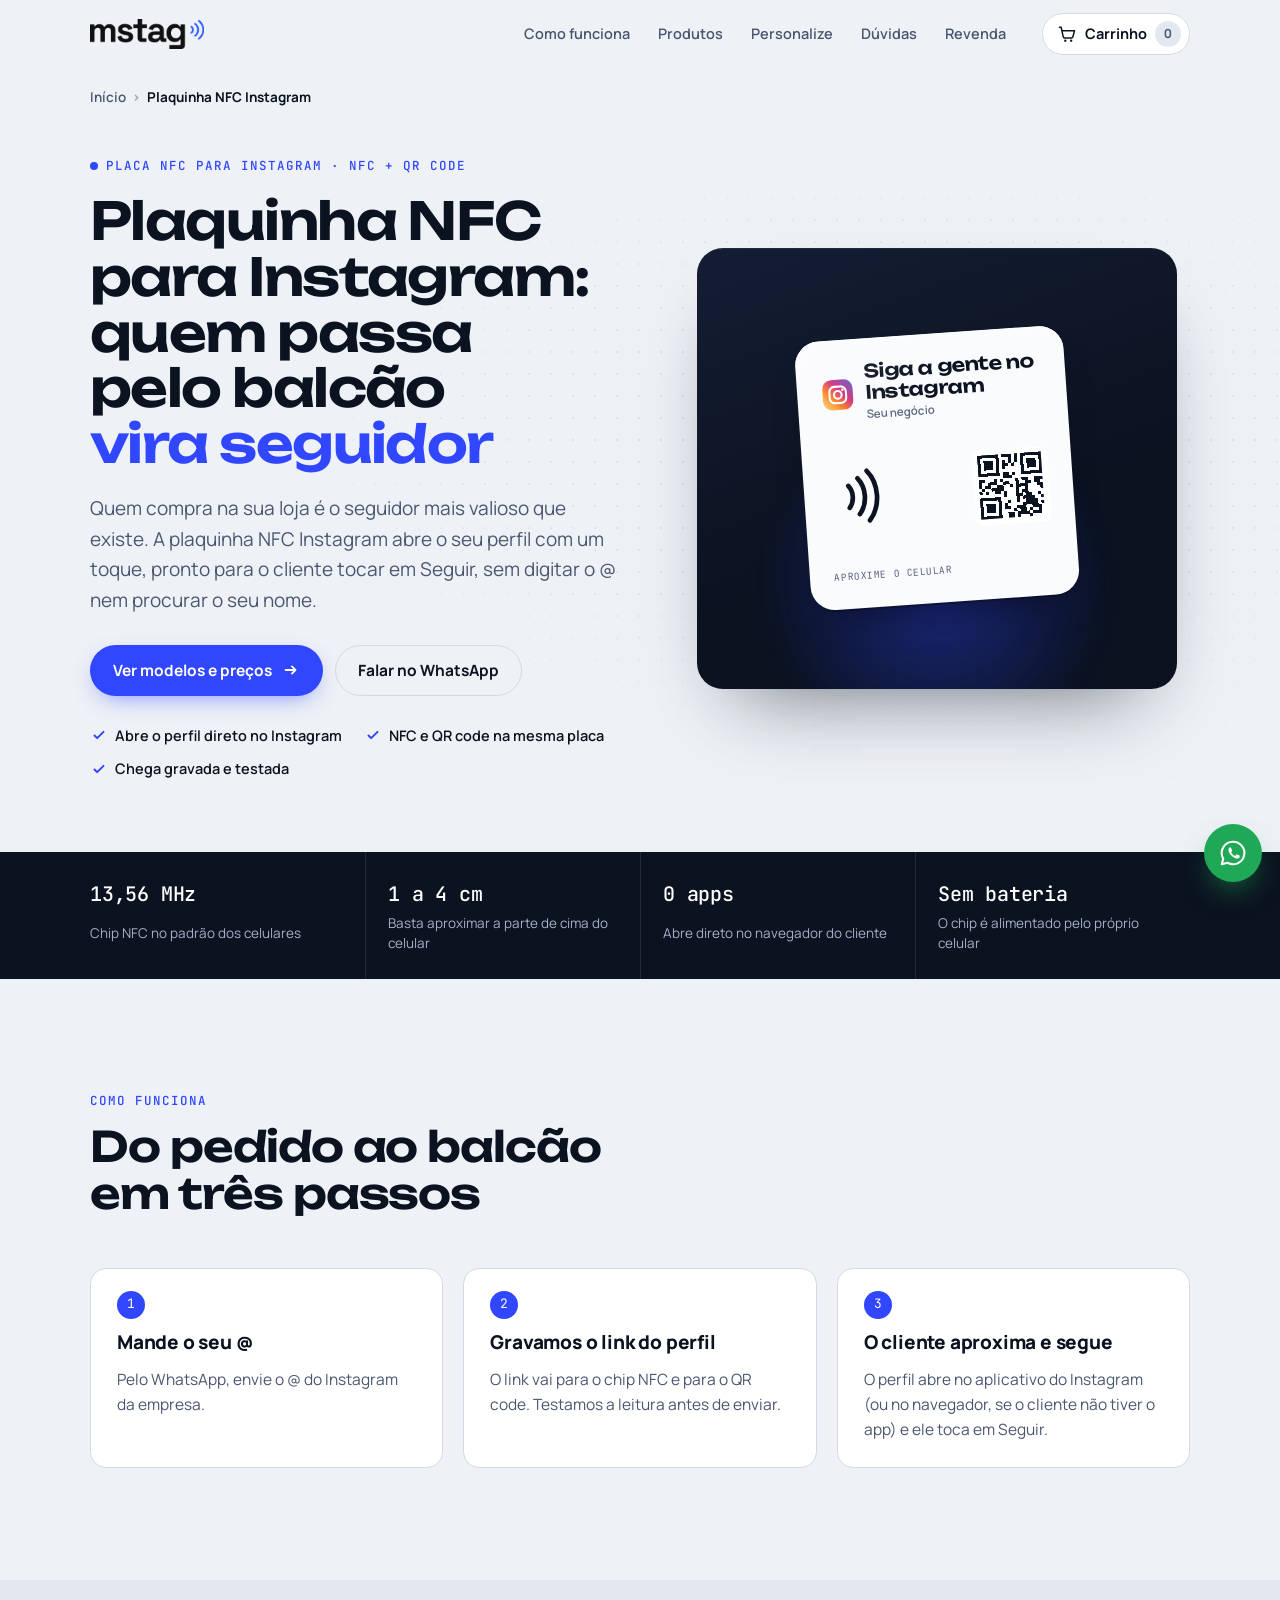
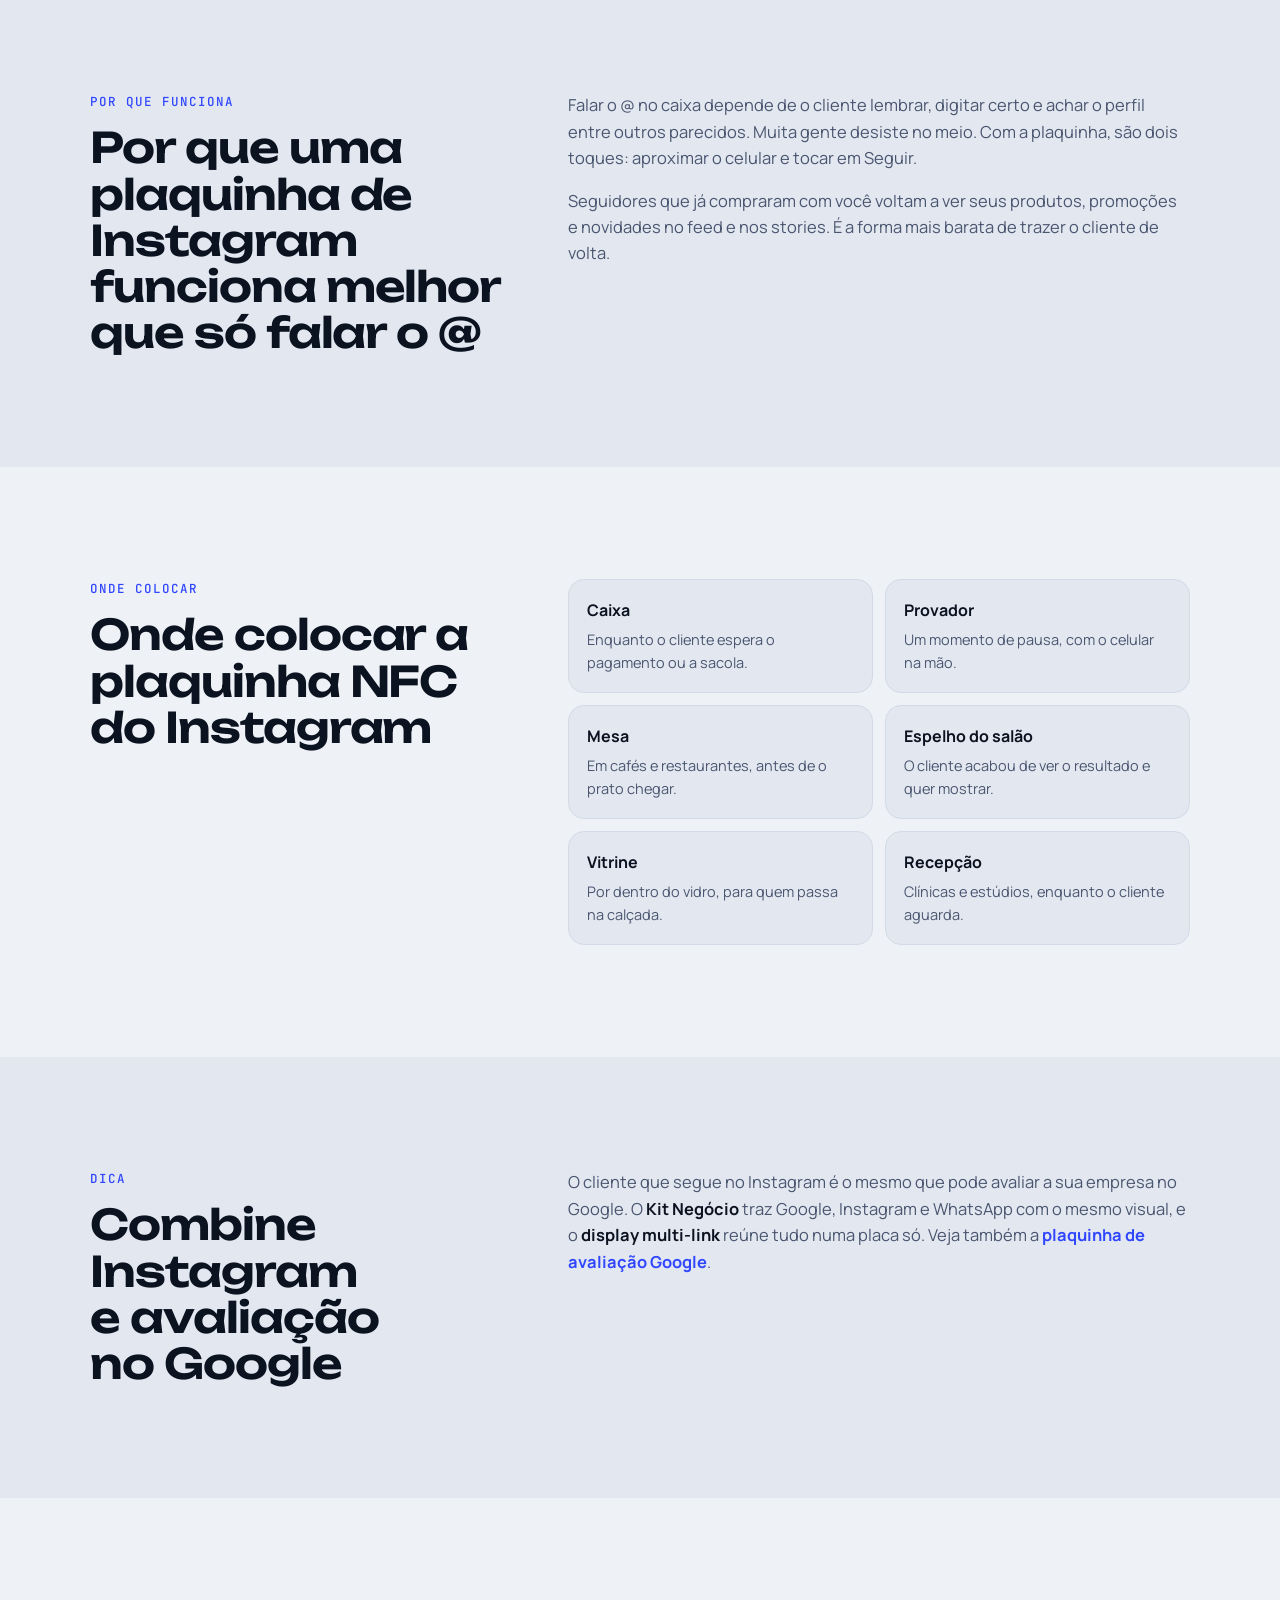
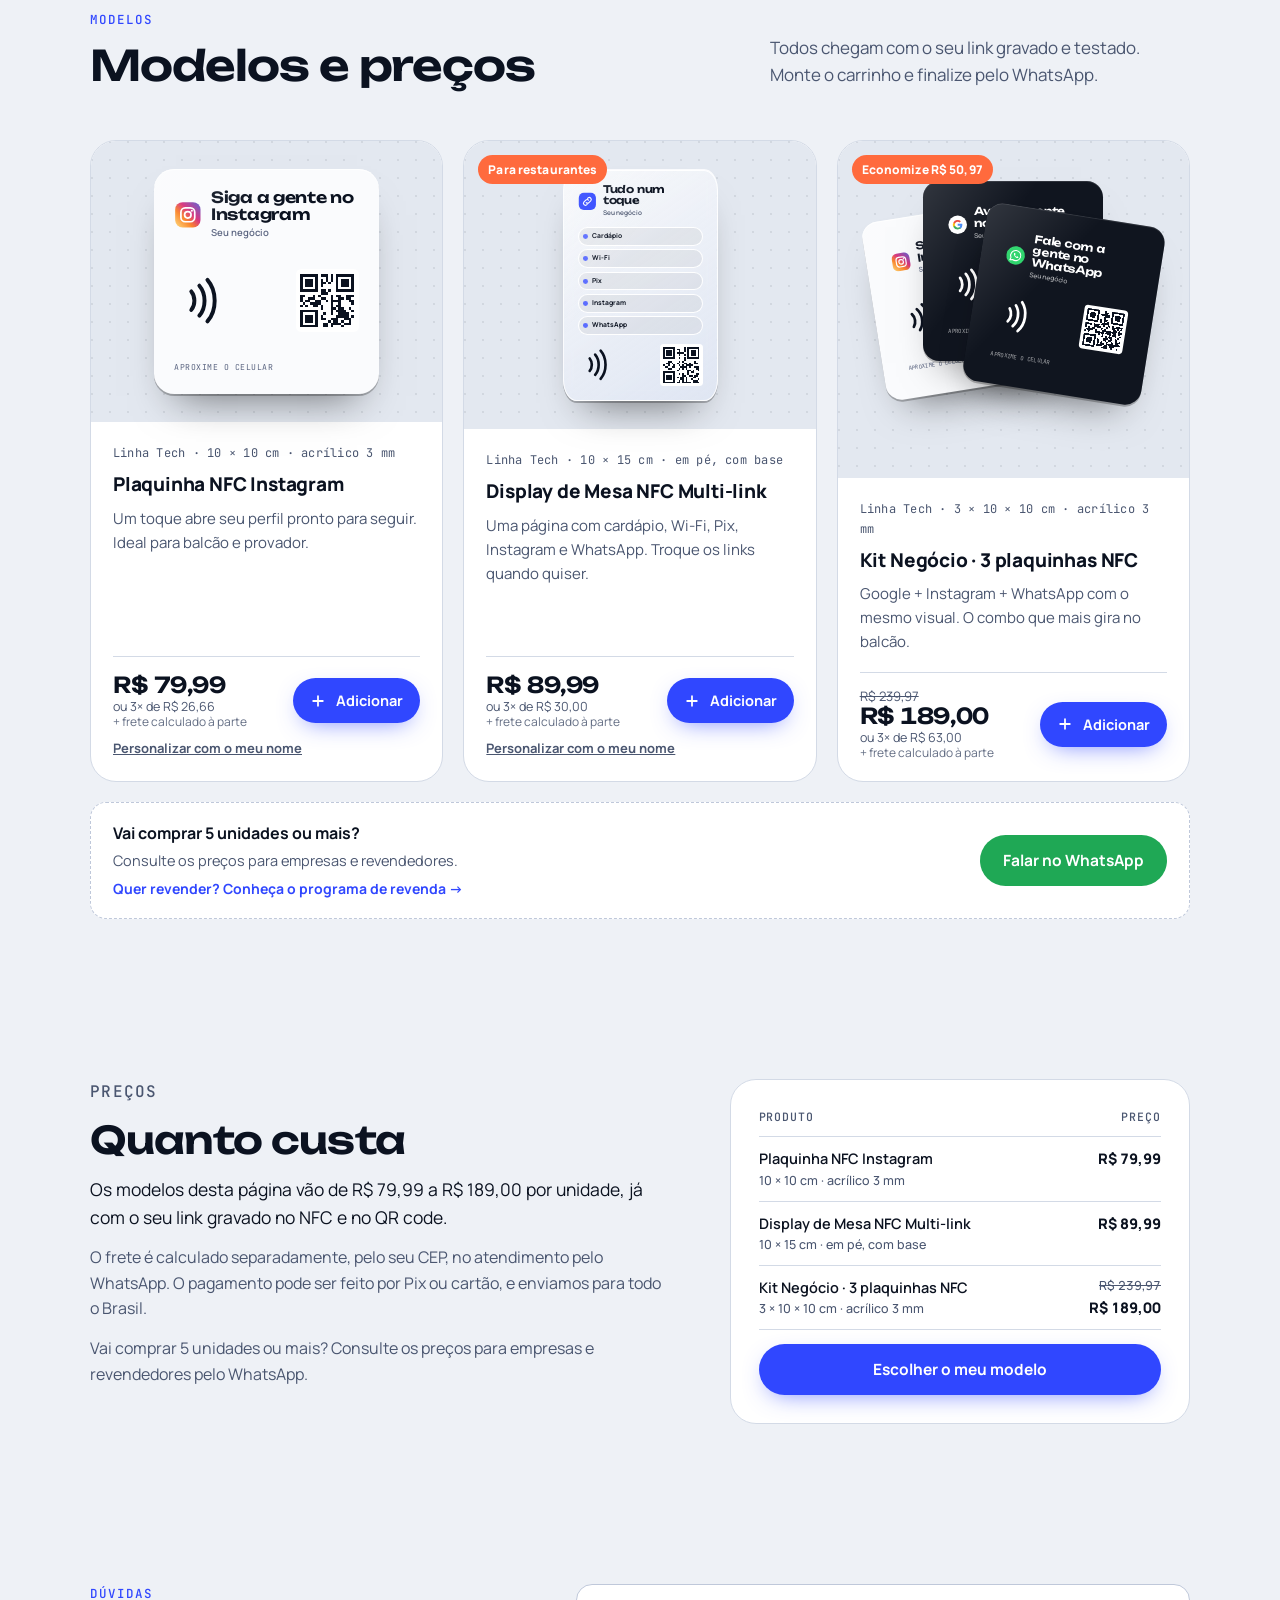
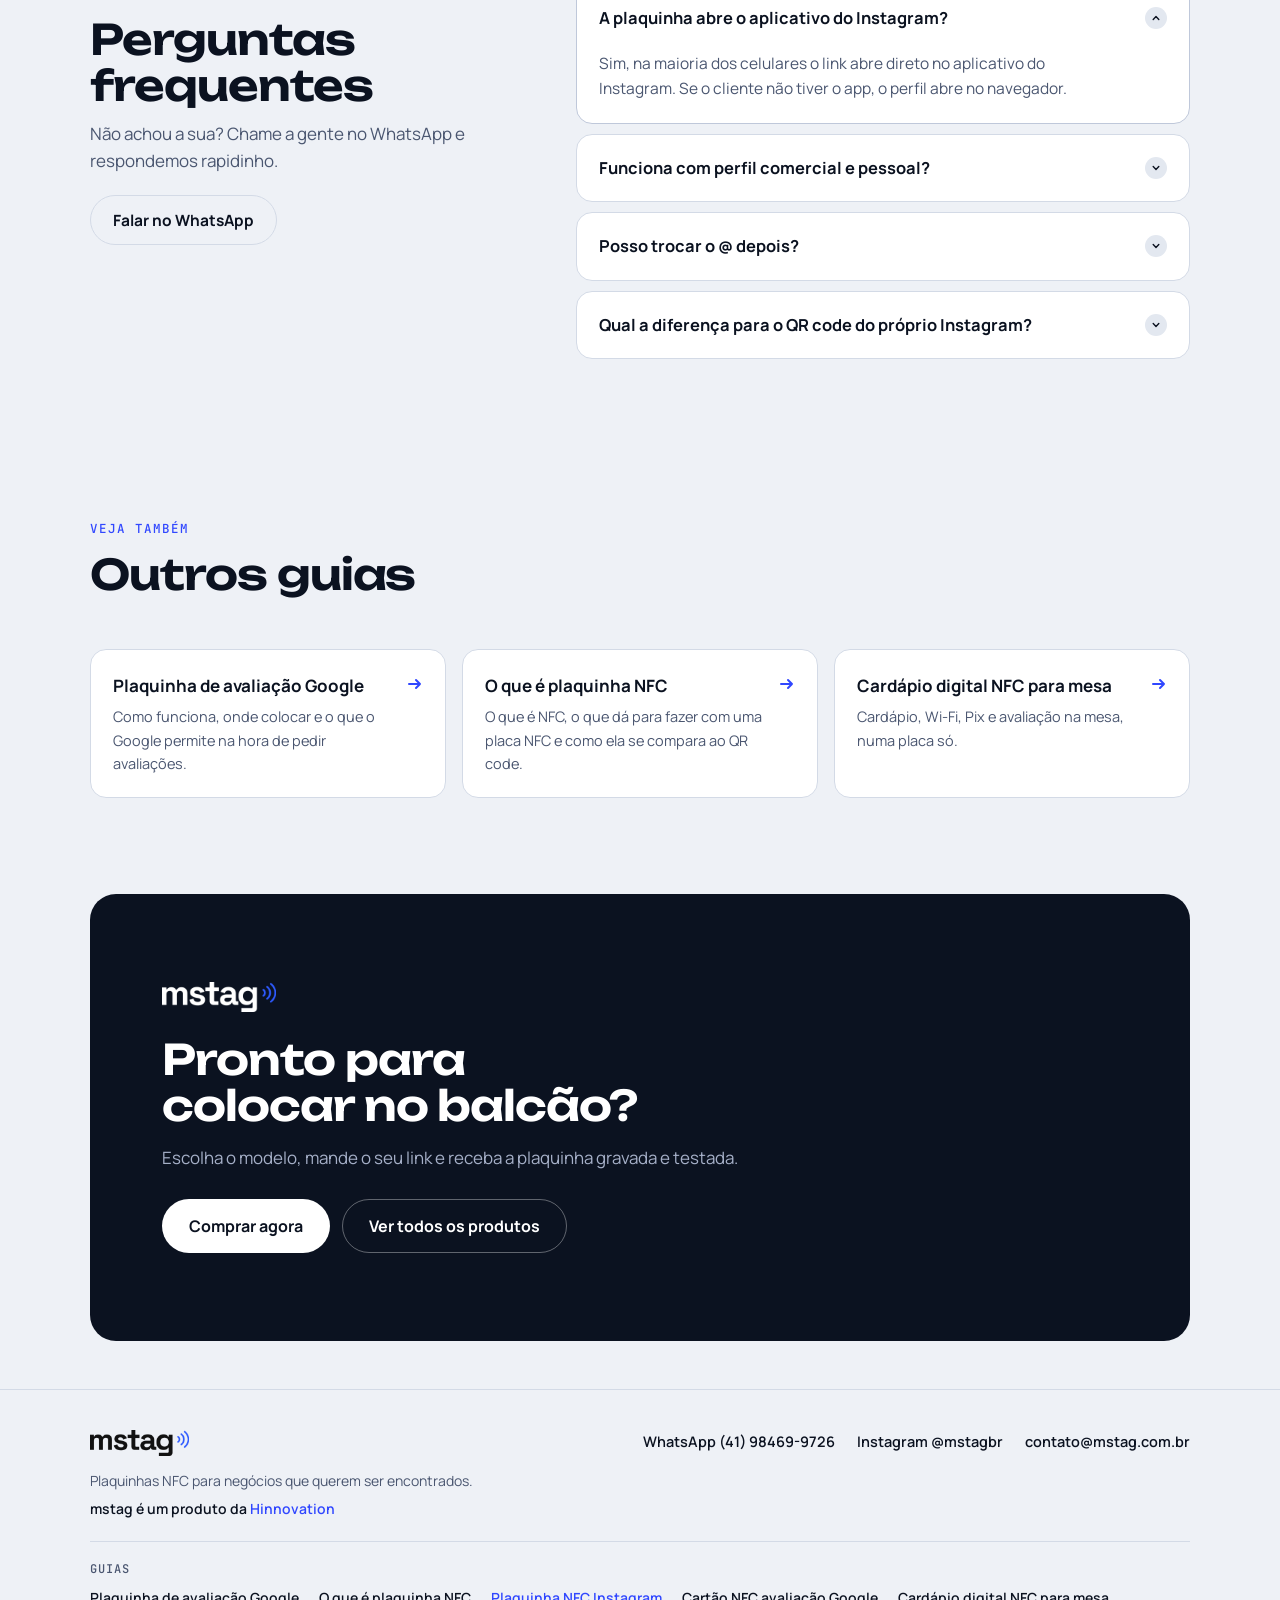
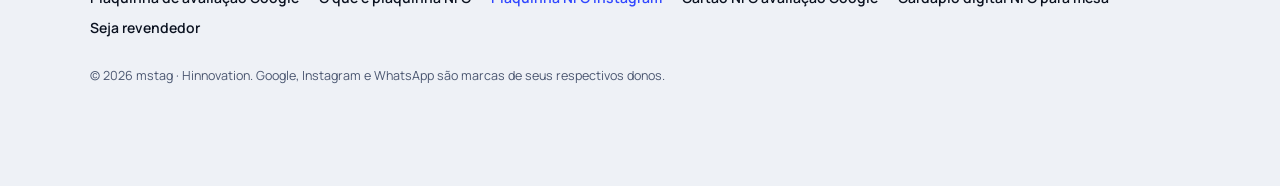
<file: plaquinha-nfc-instagram/index.html>
<!doctype html>
<html lang="pt-BR">
<head>
  <meta charset="utf-8">
  <meta name="viewport" content="width=device-width, initial-scale=1, viewport-fit=cover">
  <title>Plaquinha NFC Instagram: ganhe seguidores no balcão | mstag</title>
  <meta name="description" content="Plaquinha NFC para Instagram com QR code: o cliente aproxima o celular e abre o seu perfil pronto para seguir. Para balcão e provador. A partir de R$ 79,99.">
  <meta name="robots" content="index, follow, max-image-preview:large, max-snippet:-1">
  <link rel="canonical" href="https://mstag.com.br/plaquinha-nfc-instagram/">
  <meta property="og:type" content="website">
  <meta property="og:locale" content="pt_BR">
  <meta property="og:site_name" content="mstag">
  <meta property="og:url" content="https://mstag.com.br/plaquinha-nfc-instagram/">
  <meta property="og:title" content="Plaquinha NFC para Instagram: quem passa pelo balcão vira seguidor | mstag">
  <meta property="og:description" content="Plaquinha NFC para Instagram com QR code: o cliente aproxima o celular e abre o seu perfil pronto para seguir. Para balcão e provador. A partir de R$ 79,99.">
  <meta property="og:image" content="https://mstag.com.br/assets/og/plaquinha-nfc-instagram.jpg">
  <meta property="og:image:width" content="1200">
  <meta property="og:image:height" content="630">
  <meta name="twitter:card" content="summary_large_image">
  <meta name="twitter:title" content="Plaquinha NFC para Instagram: quem passa pelo balcão vira seguidor">
  <meta name="twitter:description" content="Plaquinha NFC para Instagram com QR code: o cliente aproxima o celular e abre o seu perfil pronto para seguir. Para balcão e provador. A partir de R$ 79,99.">
  <meta name="twitter:image" content="https://mstag.com.br/assets/og/plaquinha-nfc-instagram.jpg">
  <meta name="theme-color" content="#0B1220">
  <link rel="icon" href="../favicon.ico" sizes="48x48">
  <link rel="icon" href="../assets/logo/favicon-192.png" type="image/png" sizes="192x192">
  <link rel="apple-touch-icon" href="../assets/logo/apple-touch-icon.png">
  <link rel="manifest" href="../site.webmanifest">
  <link rel="preconnect" href="https://fonts.googleapis.com">
  <link rel="preconnect" href="https://fonts.gstatic.com" crossorigin>
  <link rel="stylesheet" href="https://fonts.googleapis.com/css2?family=JetBrains+Mono:wght@400;500&family=Manrope:wght@400;500;600;700;800&family=Unbounded:wght@500;600;700&display=swap">
  <link rel="stylesheet" href="../css/styles.css">
  <script type="application/ld+json">
{
  "@context": "https://schema.org",
  "@graph": [
    {
      "@type": "WebPage",
      "@id": "https://mstag.com.br/plaquinha-nfc-instagram/#pagina",
      "url": "https://mstag.com.br/plaquinha-nfc-instagram/",
      "name": "Plaquinha NFC Instagram: ganhe seguidores no balcão | mstag",
      "description": "Plaquinha NFC para Instagram com QR code: o cliente aproxima o celular e abre o seu perfil pronto para seguir. Para balcão e provador. A partir de R$ 79,99.",
      "inLanguage": "pt-BR",
      "isPartOf": {
        "@id": "https://mstag.com.br/#site"
      },
      "about": {
        "@id": "https://mstag.com.br/#empresa"
      },
      "breadcrumb": {
        "@id": "https://mstag.com.br/plaquinha-nfc-instagram/#migalhas"
      },
      "primaryImageOfPage": "https://mstag.com.br/assets/og/plaquinha-nfc-instagram.jpg",
      "dateModified": "2026-10-12"
    },
    {
      "@type": "BreadcrumbList",
      "@id": "https://mstag.com.br/plaquinha-nfc-instagram/#migalhas",
      "itemListElement": [
        {
          "@type": "ListItem",
          "position": 1,
          "name": "Início",
          "item": "https://mstag.com.br/"
        },
        {
          "@type": "ListItem",
          "position": 2,
          "name": "Plaquinha NFC Instagram",
          "item": "https://mstag.com.br/plaquinha-nfc-instagram/"
        }
      ]
    },
    {
      "@type": "ItemList",
      "name": "Plaquinha NFC Instagram",
      "itemListElement": [
        {
          "@type": "ListItem",
          "position": 1,
          "item": {
            "@type": "Product",
            "@id": "https://mstag.com.br/#produto-instagram",
            "name": "Plaquinha NFC Instagram",
            "description": "Um toque abre seu perfil pronto para seguir. Ideal para balcão e provador.",
            "image": "https://mstag.com.br/assets/produtos/instagram.webp",
            "brand": {
              "@type": "Brand",
              "name": "mstag"
            },
            "category": "Plaquinha NFC",
            "offers": {
              "@type": "Offer",
              "price": "79.99",
              "priceCurrency": "BRL",
              "availability": "https://schema.org/InStock",
              "url": "https://mstag.com.br/#produtos",
              "seller": {
                "@id": "https://mstag.com.br/#empresa"
              },
              "shippingDetails": [
                {
                  "@type": "OfferShippingDetails",
                  "shippingLabel": "Sul",
                  "shippingDestination": {
                    "@type": "DefinedRegion",
                    "addressCountry": "BR",
                    "addressRegion": [
                      "PR",
                      "SC",
                      "RS"
                    ]
                  },
                  "shippingRate": {
                    "@type": "MonetaryAmount",
                    "maxValue": 25,
                    "currency": "BRL"
                  },
                  "deliveryTime": {
                    "@type": "ShippingDeliveryTime",
                    "businessDays": {
                      "@type": "OpeningHoursSpecification",
                      "dayOfWeek": [
                        "https://schema.org/Monday",
                        "https://schema.org/Tuesday",
                        "https://schema.org/Wednesday",
                        "https://schema.org/Thursday",
                        "https://schema.org/Friday"
                      ]
                    },
                    "handlingTime": {
                      "@type": "QuantitativeValue",
                      "minValue": 3,
                      "maxValue": 4,
                      "unitCode": "DAY"
                    },
                    "transitTime": {
                      "@type": "QuantitativeValue",
                      "minValue": 2,
                      "maxValue": 4,
                      "unitCode": "DAY"
                    }
                  }
                },
                {
                  "@type": "OfferShippingDetails",
                  "shippingLabel": "Sudeste",
                  "shippingDestination": {
                    "@type": "DefinedRegion",
                    "addressCountry": "BR",
                    "addressRegion": [
                      "SP",
                      "RJ",
                      "MG",
                      "ES"
                    ]
                  },
                  "shippingRate": {
                    "@type": "MonetaryAmount",
                    "maxValue": 30,
                    "currency": "BRL"
                  },
                  "deliveryTime": {
                    "@type": "ShippingDeliveryTime",
                    "businessDays": {
                      "@type": "OpeningHoursSpecification",
                      "dayOfWeek": [
                        "https://schema.org/Monday",
                        "https://schema.org/Tuesday",
                        "https://schema.org/Wednesday",
                        "https://schema.org/Thursday",
                        "https://schema.org/Friday"
                      ]
                    },
                    "handlingTime": {
                      "@type": "QuantitativeValue",
                      "minValue": 3,
                      "maxValue": 4,
                      "unitCode": "DAY"
                    },
                    "transitTime": {
                      "@type": "QuantitativeValue",
                      "minValue": 3,
                      "maxValue": 5,
                      "unitCode": "DAY"
                    }
                  }
                },
                {
                  "@type": "OfferShippingDetails",
                  "shippingLabel": "Centro-Oeste",
                  "shippingDestination": {
                    "@type": "DefinedRegion",
                    "addressCountry": "BR",
                    "addressRegion": [
                      "DF",
                      "GO",
                      "MT",
                      "MS"
                    ]
                  },
                  "shippingRate": {
                    "@type": "MonetaryAmount",
                    "maxValue": 40,
                    "currency": "BRL"
                  },
                  "deliveryTime": {
                    "@type": "ShippingDeliveryTime",
                    "businessDays": {
                      "@type": "OpeningHoursSpecification",
                      "dayOfWeek": [
                        "https://schema.org/Monday",
                        "https://schema.org/Tuesday",
                        "https://schema.org/Wednesday",
                        "https://schema.org/Thursday",
                        "https://schema.org/Friday"
                      ]
                    },
                    "handlingTime": {
                      "@type": "QuantitativeValue",
                      "minValue": 3,
                      "maxValue": 4,
                      "unitCode": "DAY"
                    },
                    "transitTime": {
                      "@type": "QuantitativeValue",
                      "minValue": 3,
                      "maxValue": 6,
                      "unitCode": "DAY"
                    }
                  }
                },
                {
                  "@type": "OfferShippingDetails",
                  "shippingLabel": "Nordeste",
                  "shippingDestination": {
                    "@type": "DefinedRegion",
                    "addressCountry": "BR",
                    "addressRegion": [
                      "BA",
                      "SE",
                      "AL",
                      "PE",
                      "PB",
                      "RN",
                      "CE",
                      "PI",
                      "MA"
                    ]
                  },
                  "shippingRate": {
                    "@type": "MonetaryAmount",
                    "maxValue": 45,
                    "currency": "BRL"
                  },
                  "deliveryTime": {
                    "@type": "ShippingDeliveryTime",
                    "businessDays": {
                      "@type": "OpeningHoursSpecification",
                      "dayOfWeek": [
                        "https://schema.org/Monday",
                        "https://schema.org/Tuesday",
                        "https://schema.org/Wednesday",
                        "https://schema.org/Thursday",
                        "https://schema.org/Friday"
                      ]
                    },
                    "handlingTime": {
                      "@type": "QuantitativeValue",
                      "minValue": 3,
                      "maxValue": 4,
                      "unitCode": "DAY"
                    },
                    "transitTime": {
                      "@type": "QuantitativeValue",
                      "minValue": 4,
                      "maxValue": 8,
                      "unitCode": "DAY"
                    }
                  }
                },
                {
                  "@type": "OfferShippingDetails",
                  "shippingLabel": "Norte",
                  "shippingDestination": {
                    "@type": "DefinedRegion",
                    "addressCountry": "BR",
                    "addressRegion": [
                      "TO",
                      "PA",
                      "AP",
                      "AM",
                      "RR",
                      "AC",
                      "RO"
                    ]
                  },
                  "shippingRate": {
                    "@type": "MonetaryAmount",
                    "maxValue": 45,
                    "currency": "BRL"
                  },
                  "deliveryTime": {
                    "@type": "ShippingDeliveryTime",
                    "businessDays": {
                      "@type": "OpeningHoursSpecification",
                      "dayOfWeek": [
                        "https://schema.org/Monday",
                        "https://schema.org/Tuesday",
                        "https://schema.org/Wednesday",
                        "https://schema.org/Thursday",
                        "https://schema.org/Friday"
                      ]
                    },
                    "handlingTime": {
                      "@type": "QuantitativeValue",
                      "minValue": 3,
                      "maxValue": 4,
                      "unitCode": "DAY"
                    },
                    "transitTime": {
                      "@type": "QuantitativeValue",
                      "minValue": 5,
                      "maxValue": 9,
                      "unitCode": "DAY"
                    }
                  }
                }
              ],
              "hasMerchantReturnPolicy": {
                "@type": "MerchantReturnPolicy",
                "applicableCountry": "BR",
                "returnPolicyCategory": "https://schema.org/MerchantReturnFiniteReturnWindow",
                "merchantReturnDays": 7,
                "returnMethod": "https://schema.org/ReturnByMail",
                "returnFees": "https://schema.org/ReturnFeesCustomerResponsibility",
                "refundType": "https://schema.org/FullRefund"
              }
            }
          }
        },
        {
          "@type": "ListItem",
          "position": 2,
          "item": {
            "@type": "Product",
            "@id": "https://mstag.com.br/#produto-multilink",
            "name": "Display de Mesa NFC Multi-link",
            "description": "Uma página com cardápio, Wi-Fi, Pix, Instagram e WhatsApp. Troque os links quando quiser.",
            "image": "https://mstag.com.br/assets/produtos/multilink.webp",
            "brand": {
              "@type": "Brand",
              "name": "mstag"
            },
            "category": "Plaquinha NFC",
            "offers": {
              "@type": "Offer",
              "price": "89.99",
              "priceCurrency": "BRL",
              "availability": "https://schema.org/InStock",
              "url": "https://mstag.com.br/#produtos",
              "seller": {
                "@id": "https://mstag.com.br/#empresa"
              },
              "shippingDetails": [
                {
                  "@type": "OfferShippingDetails",
                  "shippingLabel": "Sul",
                  "shippingDestination": {
                    "@type": "DefinedRegion",
                    "addressCountry": "BR",
                    "addressRegion": [
                      "PR",
                      "SC",
                      "RS"
                    ]
                  },
                  "shippingRate": {
                    "@type": "MonetaryAmount",
                    "maxValue": 25,
                    "currency": "BRL"
                  },
                  "deliveryTime": {
                    "@type": "ShippingDeliveryTime",
                    "businessDays": {
                      "@type": "OpeningHoursSpecification",
                      "dayOfWeek": [
                        "https://schema.org/Monday",
                        "https://schema.org/Tuesday",
                        "https://schema.org/Wednesday",
                        "https://schema.org/Thursday",
                        "https://schema.org/Friday"
                      ]
                    },
                    "handlingTime": {
                      "@type": "QuantitativeValue",
                      "minValue": 3,
                      "maxValue": 4,
                      "unitCode": "DAY"
                    },
                    "transitTime": {
                      "@type": "QuantitativeValue",
                      "minValue": 2,
                      "maxValue": 4,
                      "unitCode": "DAY"
                    }
                  }
                },
                {
                  "@type": "OfferShippingDetails",
                  "shippingLabel": "Sudeste",
                  "shippingDestination": {
                    "@type": "DefinedRegion",
                    "addressCountry": "BR",
                    "addressRegion": [
                      "SP",
                      "RJ",
                      "MG",
                      "ES"
                    ]
                  },
                  "shippingRate": {
                    "@type": "MonetaryAmount",
                    "maxValue": 30,
                    "currency": "BRL"
                  },
                  "deliveryTime": {
                    "@type": "ShippingDeliveryTime",
                    "businessDays": {
                      "@type": "OpeningHoursSpecification",
                      "dayOfWeek": [
                        "https://schema.org/Monday",
                        "https://schema.org/Tuesday",
                        "https://schema.org/Wednesday",
                        "https://schema.org/Thursday",
                        "https://schema.org/Friday"
                      ]
                    },
                    "handlingTime": {
                      "@type": "QuantitativeValue",
                      "minValue": 3,
                      "maxValue": 4,
                      "unitCode": "DAY"
                    },
                    "transitTime": {
                      "@type": "QuantitativeValue",
                      "minValue": 3,
                      "maxValue": 5,
                      "unitCode": "DAY"
                    }
                  }
                },
                {
                  "@type": "OfferShippingDetails",
                  "shippingLabel": "Centro-Oeste",
                  "shippingDestination": {
                    "@type": "DefinedRegion",
                    "addressCountry": "BR",
                    "addressRegion": [
                      "DF",
                      "GO",
                      "MT",
                      "MS"
                    ]
                  },
                  "shippingRate": {
                    "@type": "MonetaryAmount",
                    "maxValue": 40,
                    "currency": "BRL"
                  },
                  "deliveryTime": {
                    "@type": "ShippingDeliveryTime",
                    "businessDays": {
                      "@type": "OpeningHoursSpecification",
                      "dayOfWeek": [
                        "https://schema.org/Monday",
                        "https://schema.org/Tuesday",
                        "https://schema.org/Wednesday",
                        "https://schema.org/Thursday",
                        "https://schema.org/Friday"
                      ]
                    },
                    "handlingTime": {
                      "@type": "QuantitativeValue",
                      "minValue": 3,
                      "maxValue": 4,
                      "unitCode": "DAY"
                    },
                    "transitTime": {
                      "@type": "QuantitativeValue",
                      "minValue": 3,
                      "maxValue": 6,
                      "unitCode": "DAY"
                    }
                  }
                },
                {
                  "@type": "OfferShippingDetails",
                  "shippingLabel": "Nordeste",
                  "shippingDestination": {
                    "@type": "DefinedRegion",
                    "addressCountry": "BR",
                    "addressRegion": [
                      "BA",
                      "SE",
                      "AL",
                      "PE",
                      "PB",
                      "RN",
                      "CE",
                      "PI",
                      "MA"
                    ]
                  },
                  "shippingRate": {
                    "@type": "MonetaryAmount",
                    "maxValue": 45,
                    "currency": "BRL"
                  },
                  "deliveryTime": {
                    "@type": "ShippingDeliveryTime",
                    "businessDays": {
                      "@type": "OpeningHoursSpecification",
                      "dayOfWeek": [
                        "https://schema.org/Monday",
                        "https://schema.org/Tuesday",
                        "https://schema.org/Wednesday",
                        "https://schema.org/Thursday",
                        "https://schema.org/Friday"
                      ]
                    },
                    "handlingTime": {
                      "@type": "QuantitativeValue",
                      "minValue": 3,
                      "maxValue": 4,
                      "unitCode": "DAY"
                    },
                    "transitTime": {
                      "@type": "QuantitativeValue",
                      "minValue": 4,
                      "maxValue": 8,
                      "unitCode": "DAY"
                    }
                  }
                },
                {
                  "@type": "OfferShippingDetails",
                  "shippingLabel": "Norte",
                  "shippingDestination": {
                    "@type": "DefinedRegion",
                    "addressCountry": "BR",
                    "addressRegion": [
                      "TO",
                      "PA",
                      "AP",
                      "AM",
                      "RR",
                      "AC",
                      "RO"
                    ]
                  },
                  "shippingRate": {
                    "@type": "MonetaryAmount",
                    "maxValue": 45,
                    "currency": "BRL"
                  },
                  "deliveryTime": {
                    "@type": "ShippingDeliveryTime",
                    "businessDays": {
                      "@type": "OpeningHoursSpecification",
                      "dayOfWeek": [
                        "https://schema.org/Monday",
                        "https://schema.org/Tuesday",
                        "https://schema.org/Wednesday",
                        "https://schema.org/Thursday",
                        "https://schema.org/Friday"
                      ]
                    },
                    "handlingTime": {
                      "@type": "QuantitativeValue",
                      "minValue": 3,
                      "maxValue": 4,
                      "unitCode": "DAY"
                    },
                    "transitTime": {
                      "@type": "QuantitativeValue",
                      "minValue": 5,
                      "maxValue": 9,
                      "unitCode": "DAY"
                    }
                  }
                }
              ],
              "hasMerchantReturnPolicy": {
                "@type": "MerchantReturnPolicy",
                "applicableCountry": "BR",
                "returnPolicyCategory": "https://schema.org/MerchantReturnFiniteReturnWindow",
                "merchantReturnDays": 7,
                "returnMethod": "https://schema.org/ReturnByMail",
                "returnFees": "https://schema.org/ReturnFeesCustomerResponsibility",
                "refundType": "https://schema.org/FullRefund"
              }
            }
          }
        },
        {
          "@type": "ListItem",
          "position": 3,
          "item": {
            "@type": "Product",
            "@id": "https://mstag.com.br/#produto-kit",
            "name": "Kit Negócio · 3 plaquinhas NFC",
            "description": "Google + Instagram + WhatsApp com o mesmo visual. O combo que mais gira no balcão.",
            "image": "https://mstag.com.br/assets/produtos/kit.webp",
            "brand": {
              "@type": "Brand",
              "name": "mstag"
            },
            "category": "Plaquinha NFC",
            "offers": {
              "@type": "Offer",
              "price": "189.00",
              "priceCurrency": "BRL",
              "availability": "https://schema.org/InStock",
              "url": "https://mstag.com.br/#produtos",
              "seller": {
                "@id": "https://mstag.com.br/#empresa"
              },
              "shippingDetails": [
                {
                  "@type": "OfferShippingDetails",
                  "shippingLabel": "Sul",
                  "shippingDestination": {
                    "@type": "DefinedRegion",
                    "addressCountry": "BR",
                    "addressRegion": [
                      "PR",
                      "SC",
                      "RS"
                    ]
                  },
                  "shippingRate": {
                    "@type": "MonetaryAmount",
                    "maxValue": 25,
                    "currency": "BRL"
                  },
                  "deliveryTime": {
                    "@type": "ShippingDeliveryTime",
                    "businessDays": {
                      "@type": "OpeningHoursSpecification",
                      "dayOfWeek": [
                        "https://schema.org/Monday",
                        "https://schema.org/Tuesday",
                        "https://schema.org/Wednesday",
                        "https://schema.org/Thursday",
                        "https://schema.org/Friday"
                      ]
                    },
                    "handlingTime": {
                      "@type": "QuantitativeValue",
                      "minValue": 3,
                      "maxValue": 4,
                      "unitCode": "DAY"
                    },
                    "transitTime": {
                      "@type": "QuantitativeValue",
                      "minValue": 2,
                      "maxValue": 4,
                      "unitCode": "DAY"
                    }
                  }
                },
                {
                  "@type": "OfferShippingDetails",
                  "shippingLabel": "Sudeste",
                  "shippingDestination": {
                    "@type": "DefinedRegion",
                    "addressCountry": "BR",
                    "addressRegion": [
                      "SP",
                      "RJ",
                      "MG",
                      "ES"
                    ]
                  },
                  "shippingRate": {
                    "@type": "MonetaryAmount",
                    "maxValue": 30,
                    "currency": "BRL"
                  },
                  "deliveryTime": {
                    "@type": "ShippingDeliveryTime",
                    "businessDays": {
                      "@type": "OpeningHoursSpecification",
                      "dayOfWeek": [
                        "https://schema.org/Monday",
                        "https://schema.org/Tuesday",
                        "https://schema.org/Wednesday",
                        "https://schema.org/Thursday",
                        "https://schema.org/Friday"
                      ]
                    },
                    "handlingTime": {
                      "@type": "QuantitativeValue",
                      "minValue": 3,
                      "maxValue": 4,
                      "unitCode": "DAY"
                    },
                    "transitTime": {
                      "@type": "QuantitativeValue",
                      "minValue": 3,
                      "maxValue": 5,
                      "unitCode": "DAY"
                    }
                  }
                },
                {
                  "@type": "OfferShippingDetails",
                  "shippingLabel": "Centro-Oeste",
                  "shippingDestination": {
                    "@type": "DefinedRegion",
                    "addressCountry": "BR",
                    "addressRegion": [
                      "DF",
                      "GO",
                      "MT",
                      "MS"
                    ]
                  },
                  "shippingRate": {
                    "@type": "MonetaryAmount",
                    "maxValue": 40,
                    "currency": "BRL"
                  },
                  "deliveryTime": {
                    "@type": "ShippingDeliveryTime",
                    "businessDays": {
                      "@type": "OpeningHoursSpecification",
                      "dayOfWeek": [
                        "https://schema.org/Monday",
                        "https://schema.org/Tuesday",
                        "https://schema.org/Wednesday",
                        "https://schema.org/Thursday",
                        "https://schema.org/Friday"
                      ]
                    },
                    "handlingTime": {
                      "@type": "QuantitativeValue",
                      "minValue": 3,
                      "maxValue": 4,
                      "unitCode": "DAY"
                    },
                    "transitTime": {
                      "@type": "QuantitativeValue",
                      "minValue": 3,
                      "maxValue": 6,
                      "unitCode": "DAY"
                    }
                  }
                },
                {
                  "@type": "OfferShippingDetails",
                  "shippingLabel": "Nordeste",
                  "shippingDestination": {
                    "@type": "DefinedRegion",
                    "addressCountry": "BR",
                    "addressRegion": [
                      "BA",
                      "SE",
                      "AL",
                      "PE",
                      "PB",
                      "RN",
                      "CE",
                      "PI",
                      "MA"
                    ]
                  },
                  "shippingRate": {
                    "@type": "MonetaryAmount",
                    "maxValue": 45,
                    "currency": "BRL"
                  },
                  "deliveryTime": {
                    "@type": "ShippingDeliveryTime",
                    "businessDays": {
                      "@type": "OpeningHoursSpecification",
                      "dayOfWeek": [
                        "https://schema.org/Monday",
                        "https://schema.org/Tuesday",
                        "https://schema.org/Wednesday",
                        "https://schema.org/Thursday",
                        "https://schema.org/Friday"
                      ]
                    },
                    "handlingTime": {
                      "@type": "QuantitativeValue",
                      "minValue": 3,
                      "maxValue": 4,
                      "unitCode": "DAY"
                    },
                    "transitTime": {
                      "@type": "QuantitativeValue",
                      "minValue": 4,
                      "maxValue": 8,
                      "unitCode": "DAY"
                    }
                  }
                },
                {
                  "@type": "OfferShippingDetails",
                  "shippingLabel": "Norte",
                  "shippingDestination": {
                    "@type": "DefinedRegion",
                    "addressCountry": "BR",
                    "addressRegion": [
                      "TO",
                      "PA",
                      "AP",
                      "AM",
                      "RR",
                      "AC",
                      "RO"
                    ]
                  },
                  "shippingRate": {
                    "@type": "MonetaryAmount",
                    "maxValue": 45,
                    "currency": "BRL"
                  },
                  "deliveryTime": {
                    "@type": "ShippingDeliveryTime",
                    "businessDays": {
                      "@type": "OpeningHoursSpecification",
                      "dayOfWeek": [
                        "https://schema.org/Monday",
                        "https://schema.org/Tuesday",
                        "https://schema.org/Wednesday",
                        "https://schema.org/Thursday",
                        "https://schema.org/Friday"
                      ]
                    },
                    "handlingTime": {
                      "@type": "QuantitativeValue",
                      "minValue": 3,
                      "maxValue": 4,
                      "unitCode": "DAY"
                    },
                    "transitTime": {
                      "@type": "QuantitativeValue",
                      "minValue": 5,
                      "maxValue": 9,
                      "unitCode": "DAY"
                    }
                  }
                }
              ],
              "hasMerchantReturnPolicy": {
                "@type": "MerchantReturnPolicy",
                "applicableCountry": "BR",
                "returnPolicyCategory": "https://schema.org/MerchantReturnFiniteReturnWindow",
                "merchantReturnDays": 7,
                "returnMethod": "https://schema.org/ReturnByMail",
                "returnFees": "https://schema.org/ReturnFeesCustomerResponsibility",
                "refundType": "https://schema.org/FullRefund"
              }
            }
          }
        }
      ]
    },
    {
      "@type": "FAQPage",
      "mainEntity": [
        {
          "@type": "Question",
          "name": "A plaquinha abre o aplicativo do Instagram?",
          "acceptedAnswer": {
            "@type": "Answer",
            "text": "Sim, na maioria dos celulares o link abre direto no aplicativo do Instagram. Se o cliente não tiver o app, o perfil abre no navegador."
          }
        },
        {
          "@type": "Question",
          "name": "Funciona com perfil comercial e pessoal?",
          "acceptedAnswer": {
            "@type": "Answer",
            "text": "Funciona com qualquer perfil público. Perfis privados abrem, mas o cliente precisa pedir para seguir."
          }
        },
        {
          "@type": "Question",
          "name": "Posso trocar o @ depois?",
          "acceptedAnswer": {
            "@type": "Answer",
            "text": "Pode. Se o seu @ mudar, a gente regrava o chip. No display multi-link você mesmo troca os links quando quiser."
          }
        },
        {
          "@type": "Question",
          "name": "Qual a diferença para o QR code do próprio Instagram?",
          "acceptedAnswer": {
            "@type": "Answer",
            "text": "O QR code do Instagram só funciona pela câmera. A plaquinha tem NFC, que abre com um toque, e também tem QR code. E ainda fica bonita no balcão."
          }
        }
      ]
    }
  ]
}
  </script>
</head>
<!-- Página gerada por tools/seo.mjs a partir de tools/paginas.mjs. Edite lá e rode: node tools/seo.mjs -->
<body data-home="../">
  <a class="skip" href="#produtos">Pular para os produtos</a>

  <header class="topbar" id="topo">
    <div class="wrap topbar__in">
      <a class="logo" href="../" aria-label="mstag, voltar ao início">
        <img class="logo__img" src="../assets/logo/mstag-preto-azul.png" alt="mstag" width="608" height="160">
      </a>
      <nav class="nav" aria-label="Seções">
        <a href="#como-funciona">Como funciona</a>
        <a href="#produtos">Produtos</a>
        <a href="../#personalize">Personalize</a>
        <a href="#duvidas">Dúvidas</a>
        <a href="../revenda-plaquinha-nfc/">Revenda</a>
      </nav>
      <button class="cart-btn" type="button" id="abrirCarrinho" aria-label="Abrir carrinho">
        <svg viewBox="0 0 24 24" aria-hidden="true"><path d="M3 4h2l2.4 11.2a2 2 0 0 0 2 1.6h7.7a2 2 0 0 0 2-1.5L21 8H6.2" fill="none" stroke="currentColor" stroke-width="1.8" stroke-linecap="round" stroke-linejoin="round"/><circle cx="10" cy="20" r="1.4" fill="currentColor"/><circle cx="17" cy="20" r="1.4" fill="currentColor"/></svg>
        <span>Carrinho</span>
        <b class="cart-btn__count" id="contadorCarrinho" data-zero="true">0</b>
      </button>
    </div>
  </header>

  <main>
    <nav class="crumbs wrap" aria-label="Você está em">
      <ol>
        <li><a href="../">Início</a></li>
        <li aria-current="page">Plaquinha NFC Instagram</li>
      </ol>
    </nav>

    <section class="hero lp-hero">
      <div class="wrap hero__in">
        <div class="hero__copy">
          <h1 class="hero__title">
            <span class="eyebrow hero__kicker"><span class="pulse" aria-hidden="true"></span> Placa NFC para Instagram · NFC + QR code</span>
            <span class="hero__big lp-big">Plaquinha NFC para Instagram: quem passa pelo balcão <em>vira seguidor</em></span>
          </h1>
          <p class="hero__lead">Quem compra na sua loja é o seguidor mais valioso que existe. A plaquinha NFC Instagram abre o seu perfil com um toque, pronto para o cliente tocar em Seguir, sem digitar o @ nem procurar o seu nome.</p>
          <div class="hero__ctas">
            <a class="btn btn--primary" href="#produtos">Ver modelos e preços <svg viewBox="0 0 20 20" aria-hidden="true"><path d="M4 10h11m-4-4 4 4-4 4" fill="none" stroke="currentColor" stroke-width="2" stroke-linecap="round" stroke-linejoin="round"/></svg></a>
            <a class="btn btn--ghost" data-whats="Olá! Vim pela página &quot;Plaquinha NFC Instagram&quot; e quero saber mais." href="#" target="_blank" rel="noopener">Falar no WhatsApp</a>
          </div>
          <ul class="hero__proof">
            <li><svg viewBox="0 0 20 20" aria-hidden="true"><path d="m5 10.5 3 3 7-7" fill="none" stroke="currentColor" stroke-width="2.2" stroke-linecap="round" stroke-linejoin="round"/></svg>Abre o perfil direto no Instagram</li>
            <li><svg viewBox="0 0 20 20" aria-hidden="true"><path d="m5 10.5 3 3 7-7" fill="none" stroke="currentColor" stroke-width="2.2" stroke-linecap="round" stroke-linejoin="round"/></svg>NFC e QR code na mesma placa</li>
            <li><svg viewBox="0 0 20 20" aria-hidden="true"><path d="m5 10.5 3 3 7-7" fill="none" stroke="currentColor" stroke-width="2.2" stroke-linecap="round" stroke-linejoin="round"/></svg>Chega gravada e testada</li>
          </ul>
        </div>
        <div class="lp-visual lp-visual--solo">
          <div class="lp-visual__glow" aria-hidden="true"></div>
          <div class="lp-visual__tech" data-plate="instagram" data-cor="light" aria-hidden="true"></div>
        </div>
      </div>
    </section>

    <section class="specs" aria-label="Especificações técnicas">
      <div class="wrap specs__in">
        <div class="spec"><b class="mono">13,56 MHz</b><span>Chip NFC no padrão dos celulares</span></div>
        <div class="spec"><b class="mono">1 a 4 cm</b><span>Basta aproximar a parte de cima do celular</span></div>
        <div class="spec"><b class="mono">0 apps</b><span>Abre direto no navegador do cliente</span></div>
        <div class="spec"><b class="mono">Sem bateria</b><span>O chip é alimentado pelo próprio celular</span></div>
      </div>
    </section>

    <section class="section" id="como-funciona">
      <div class="wrap">
        <header class="section__head">
          <p class="eyebrow">Como funciona</p>
          <h2>Do pedido ao balcão em três passos</h2>
        </header>
        <ol class="steps steps--text">
          <li class="step"><span class="step__n mono">1</span><h3>Mande o seu @</h3><p>Pelo WhatsApp, envie o @ do Instagram da empresa.</p></li>
          <li class="step"><span class="step__n mono">2</span><h3>Gravamos o link do perfil</h3><p>O link vai para o chip NFC e para o QR code. Testamos a leitura antes de enviar.</p></li>
          <li class="step"><span class="step__n mono">3</span><h3>O cliente aproxima e segue</h3><p>O perfil abre no aplicativo do Instagram (ou no navegador, se o cliente não tiver o app) e ele toca em Seguir.</p></li>
        </ol>
      </div>
    </section>

    <section class="section section--alt">
      <div class="wrap lp-sec">
        <header class="section__head">
          <p class="eyebrow">Por que funciona</p>
          <h2>Por que uma plaquinha de Instagram funciona melhor que só falar o @</h2>
        </header>
        <div class="prose">
          <p>Falar o @ no caixa depende de o cliente lembrar, digitar certo e achar o perfil entre outros parecidos. Muita gente desiste no meio. Com a plaquinha, são dois toques: aproximar o celular e tocar em Seguir.</p>
          <p>Seguidores que já compraram com você voltam a ver seus produtos, promoções e novidades no feed e nos stories. É a forma mais barata de trazer o cliente de volta.</p>
        </div>
      </div>
    </section>

    <section class="section">
      <div class="wrap lp-sec">
        <header class="section__head">
          <p class="eyebrow">Onde colocar</p>
          <h2>Onde colocar a plaquinha NFC do Instagram</h2>
        </header>
        <div class="prose">
          <ul class="lp-grid-list">
          <li><b>Caixa</b><span>Enquanto o cliente espera o pagamento ou a sacola.</span></li>
          <li><b>Provador</b><span>Um momento de pausa, com o celular na mão.</span></li>
          <li><b>Mesa</b><span>Em cafés e restaurantes, antes de o prato chegar.</span></li>
          <li><b>Espelho do salão</b><span>O cliente acabou de ver o resultado e quer mostrar.</span></li>
          <li><b>Vitrine</b><span>Por dentro do vidro, para quem passa na calçada.</span></li>
          <li><b>Recepção</b><span>Clínicas e estúdios, enquanto o cliente aguarda.</span></li>
          </ul>
        </div>
      </div>
    </section>

    <section class="section section--alt">
      <div class="wrap lp-sec">
        <header class="section__head">
          <p class="eyebrow">Dica</p>
          <h2>Combine Instagram e avaliação no Google</h2>
        </header>
        <div class="prose">
          <p>O cliente que segue no Instagram é o mesmo que pode avaliar a sua empresa no Google. O <b>Kit Negócio</b> traz Google, Instagram e WhatsApp com o mesmo visual, e o <b>display multi-link</b> reúne tudo numa placa só. Veja também a <a href="../plaquinha-avaliacao-google/">plaquinha de avaliação Google</a>.</p>
        </div>
      </div>
    </section>

    <section class="section" id="produtos">
      <div class="wrap">
        <header class="section__head section__head--row">
          <div>
            <p class="eyebrow">Modelos</p>
            <h2>Modelos e preços</h2>
          </div>
          <p class="section__lead">Todos chegam com o seu link gravado e testado. Monte o carrinho e finalize pelo WhatsApp.</p>
        </header>
        <div class="grid-products" id="listaProdutos" data-mostrar="instagram,kit,multilink"></div>
        <div class="atacado-faixa">
          <div>
            <b>Vai comprar 5 unidades ou mais?</b>
            <span>Consulte os preços para empresas e revendedores.</span>
            <a class="atacado-faixa__revenda" href="../revenda-plaquinha-nfc/">Quer revender? Conheça o programa de revenda →</a>
          </div>
          <a class="btn btn--whats" data-whats="Olá! 👋 Quero consultar os preços da mstag para empresas e revendedores (a partir de 5 unidades)." href="#" target="_blank" rel="noopener">Falar no WhatsApp</a>
        </div>
      </div>
    </section>

    <section class="section section--tight">
      <div class="wrap guide">
        <div class="guide__text">
          <p class="eyebrow">Preços</p>
          <h2>Quanto custa</h2>
          <p class="guide__answer">Os modelos desta página vão de R$ 79,99 a R$ 189,00 por unidade, já com o seu link gravado no NFC e no QR code.</p>
          <p>O frete é calculado separadamente, pelo seu CEP, no atendimento pelo WhatsApp. O pagamento pode ser feito por Pix ou cartão, e enviamos para todo o Brasil.</p>
          <p>Vai comprar 5 unidades ou mais? Consulte os preços para empresas e revendedores pelo WhatsApp.</p>
        </div>
        <aside class="price-card" aria-label="Tabela de preços">
          <table class="price-table">
            <thead><tr><th scope="col">Produto</th><th scope="col">Preço</th></tr></thead>
            <tbody>
              <tr><th scope="row">Plaquinha NFC Instagram<small>10 × 10 cm · acrílico 3 mm</small></th><td>R$ 79,99</td></tr>
              <tr><th scope="row">Display de Mesa NFC Multi-link<small>10 × 15 cm · em pé, com base</small></th><td>R$ 89,99</td></tr>
              <tr><th scope="row">Kit Negócio · 3 plaquinhas NFC<small>3 × 10 × 10 cm · acrílico 3 mm</small></th><td><s>R$ 239,97</s>R$ 189,00</td></tr>
            </tbody>
          </table>
          <a class="btn btn--primary btn--block" href="#produtos">Escolher o meu modelo</a>
        </aside>
      </div>
    </section>

    <section class="section" id="duvidas">
      <div class="wrap faq">
        <header class="section__head">
          <p class="eyebrow">Dúvidas</p>
          <h2>Perguntas frequentes</h2>
          <p class="section__lead">Não achou a sua? Chame a gente no WhatsApp e respondemos rapidinho.</p>
          <a class="btn btn--ghost" data-whats="Olá! Tenho uma dúvida sobre: Plaquinha NFC Instagram." href="#" target="_blank" rel="noopener">Falar no WhatsApp</a>
        </header>
        <div class="faq__list">
          <details open>
            <summary>A plaquinha abre o aplicativo do Instagram?</summary>
            <p>Sim, na maioria dos celulares o link abre direto no aplicativo do Instagram. Se o cliente não tiver o app, o perfil abre no navegador.</p>
          </details>
          <details>
            <summary>Funciona com perfil comercial e pessoal?</summary>
            <p>Funciona com qualquer perfil público. Perfis privados abrem, mas o cliente precisa pedir para seguir.</p>
          </details>
          <details>
            <summary>Posso trocar o @ depois?</summary>
            <p>Pode. Se o seu @ mudar, a gente regrava o chip. No display multi-link você mesmo troca os links quando quiser.</p>
          </details>
          <details>
            <summary>Qual a diferença para o QR code do próprio Instagram?</summary>
            <p>O QR code do Instagram só funciona pela câmera. A plaquinha tem NFC, que abre com um toque, e também tem QR code. E ainda fica bonita no balcão.</p>
          </details>
        </div>
      </div>
    </section>

    <section class="section section--tight">
      <div class="wrap">
        <header class="section__head">
          <p class="eyebrow">Veja também</p>
          <h2>Outros guias</h2>
        </header>
        <div class="related">
          <a class="related__card" href="../plaquinha-avaliacao-google/"><b>Plaquinha de avaliação Google</b><span>Como funciona, onde colocar e o que o Google permite na hora de pedir avaliações.</span><svg viewBox="0 0 20 20" aria-hidden="true"><path d="M4 10h11m-4-4 4 4-4 4" fill="none" stroke="currentColor" stroke-width="2" stroke-linecap="round" stroke-linejoin="round"/></svg></a>
          <a class="related__card" href="../plaquinha-nfc/"><b>O que é plaquinha NFC</b><span>O que é NFC, o que dá para fazer com uma placa NFC e como ela se compara ao QR code.</span><svg viewBox="0 0 20 20" aria-hidden="true"><path d="M4 10h11m-4-4 4 4-4 4" fill="none" stroke="currentColor" stroke-width="2" stroke-linecap="round" stroke-linejoin="round"/></svg></a>
          <a class="related__card" href="../cardapio-digital-nfc/"><b>Cardápio digital NFC para mesa</b><span>Cardápio, Wi-Fi, Pix e avaliação na mesa, numa placa só.</span><svg viewBox="0 0 20 20" aria-hidden="true"><path d="M4 10h11m-4-4 4 4-4 4" fill="none" stroke="currentColor" stroke-width="2" stroke-linecap="round" stroke-linejoin="round"/></svg></a>
        </div>
      </div>
    </section>

    <section class="section section--tight">
      <div class="wrap">
        <div class="final">
          <div class="final__waves" aria-hidden="true"><i></i><i></i><i></i></div>
          <img class="final__logo" src="../assets/logo/mstag-branco-azul.png" alt="mstag" width="608" height="160" loading="lazy">
          <h2>Pronto para colocar no balcão?</h2>
          <p>Escolha o modelo, mande o seu link e receba a plaquinha gravada e testada.</p>
          <div class="hero__ctas">
            <a class="btn btn--light btn--lg" href="#produtos">Comprar agora</a>
            <a class="btn btn--outline-light btn--lg" href="../">Ver todos os produtos</a>
          </div>
        </div>
      </div>
    </section>
  </main>

  <footer class="footer">
    <div class="wrap footer__in">
      <div>
        <a class="logo logo--sm" href="../" aria-label="mstag, voltar ao início"><img class="logo__img" src="../assets/logo/mstag-preto-azul.png" alt="mstag" width="608" height="160" loading="lazy"></a>
        <p class="muted">Plaquinhas NFC para negócios que querem ser encontrados.</p>
        <p class="footer__maker">mstag é um produto da <a id="linkEmpresa" href="https://hinnovation.com.br" target="_blank" rel="noopener">Hinnovation</a></p>
      </div>
      <ul class="footer__links">
        <li><a data-whats="Olá! Vim pelo site da mstag." href="#" target="_blank" rel="noopener">WhatsApp <span data-loja="whatsappExibicao">(41) 98469-9726</span></a></li>
        <li><a id="linkInstagram" href="https://instagram.com/mstagbr" target="_blank" rel="noopener">Instagram @mstagbr</a></li>
        <li><span data-loja="email">contato@mstag.com.br</span></li>
      </ul>
      <nav class="footer__guias" aria-label="Guias">
        <b>Guias</b>
        <!--SEO-GUIAS-START (gerado por tools/seo.mjs)-->
        <ul>
          <li><a href="../plaquinha-avaliacao-google/">Plaquinha de avaliação Google</a></li>
          <li><a href="../plaquinha-nfc/">O que é plaquinha NFC</a></li>
          <li><a href="../plaquinha-nfc-instagram/" aria-current="page">Plaquinha NFC Instagram</a></li>
          <li><a href="../cartao-nfc-avaliacao-google/">Cartão NFC avaliação Google</a></li>
          <li><a href="../cardapio-digital-nfc/">Cardápio digital NFC para mesa</a></li>
          <li><a href="../revenda-plaquinha-nfc/">Seja revendedor</a></li>
        </ul>
        <!--SEO-GUIAS-END-->
      </nav>
      <p class="footer__copy muted">© <span id="ano">2026</span> mstag · Hinnovation. Google, Instagram e WhatsApp são marcas de seus respectivos donos.</p>
    </div>
  </footer>

  <!-- WhatsApp flutuante -->
  <a class="float-whats" data-whats="Olá! Vim pelo site e quero uma plaquinha NFC." href="#" target="_blank" rel="noopener" aria-label="Falar no WhatsApp">
    <svg viewBox="0 0 32 32" aria-hidden="true"><path d="M16 4a12 12 0 0 0-10.4 18L4 28l6.2-1.6A12 12 0 1 0 16 4Z" fill="none" stroke="currentColor" stroke-width="2.2" stroke-linejoin="round"/><path d="M11.6 10.8c.3-.6.6-.6 1-.6h.8c.2 0 .5 0 .7.6l1 2.4c.1.3 0 .6-.1.8l-.7.9c-.2.2-.2.5 0 .8.5.9 1.9 2.6 3.8 3.3.3.1.5 0 .7-.2l.9-1.1c.2-.3.5-.3.8-.2l2.3 1.1c.3.2.5.3.5.5 0 .6-.2 1.6-1 2.2-.9.7-2.3.8-4.2 0-3.4-1.5-5.6-4.7-6.1-5.6-.5-.8-1.3-2.6-.4-4.9Z" fill="currentColor"/></svg>
  </a>

  <!-- Carrinho -->
  <div class="drawer" id="carrinho" hidden>
    <div class="drawer__scrim" data-fechar></div>
    <aside class="drawer__panel" role="dialog" aria-modal="true" aria-labelledby="tituloCarrinho">
      <header class="drawer__head">
        <h2 id="tituloCarrinho">Seu carrinho</h2>
        <button class="icon-btn" type="button" data-fechar aria-label="Fechar carrinho">
          <svg viewBox="0 0 20 20" aria-hidden="true"><path d="m5 5 10 10M15 5 5 15" stroke="currentColor" stroke-width="2" stroke-linecap="round"/></svg>
        </button>
      </header>
      <div class="drawer__body" id="itensCarrinho"></div>
      <footer class="drawer__foot" id="rodapeCarrinho">
        <div class="atacado" id="checkoutAtacado" hidden>
          <b class="atacado__titulo">Consulte os preços para empresas e revendedores</b>
          <a class="btn btn--whats btn--lg btn--block" id="falarAtacado" href="#" target="_blank" rel="noopener">
            <svg viewBox="0 0 32 32" aria-hidden="true"><path d="M16 4a12 12 0 0 0-10.4 18L4 28l6.2-1.6A12 12 0 1 0 16 4Z" fill="none" stroke="currentColor" stroke-width="2.4" stroke-linejoin="round"/></svg>
            Falar no WhatsApp
          </a>
        </div>
        <div class="checkout-varejo" id="checkoutVarejo">
        <div class="checkout">
          <div class="field">
            <label for="clienteNome">Seu nome</label>
            <input class="input input--light" id="clienteNome" type="text" maxlength="60" placeholder="Nome e sobrenome" autocomplete="name" required aria-describedby="erroNome">
            <span class="field__erro" id="erroNome" hidden>Digite o seu nome para a gente te atender.</span>
          </div>
          <div class="field">
            <label for="clienteCep">CEP de entrega</label>
            <input class="input input--light" id="clienteCep" type="text" inputmode="numeric" maxlength="9" placeholder="00000-000" autocomplete="postal-code" required aria-describedby="erroCep">
            <span class="field__erro" id="erroCep" hidden>Digite um CEP com 8 números para calcularmos o frete.</span>
            <a class="field__ajuda" href="https://buscacepinter.correios.com.br/app/endereco/index.php" target="_blank" rel="noopener">Não sei o meu CEP</a>
          </div>
        </div>
        <div class="drawer__total">
          <span>Subtotal</span>
          <b id="totalCarrinho">R$ 0,00</b>
        </div>
        <p class="muted small">Frete calculado separadamente, pelo seu CEP, e informado no WhatsApp.</p>
        <a class="btn btn--whats btn--lg btn--block" id="finalizar" href="#" target="_blank" rel="noopener">
          <svg viewBox="0 0 32 32" aria-hidden="true"><path d="M16 4a12 12 0 0 0-10.4 18L4 28l6.2-1.6A12 12 0 1 0 16 4Z" fill="none" stroke="currentColor" stroke-width="2.4" stroke-linejoin="round"/></svg>
          Finalizar pedido no WhatsApp
        </a>
        </div>
      </footer>
    </aside>
  </div>

  <div class="toast" id="toast" role="status" aria-live="polite"></div>

  <script src="../js/config.js"></script>
  <script src="../js/main.js"></script>
</body>
</html>
</file>
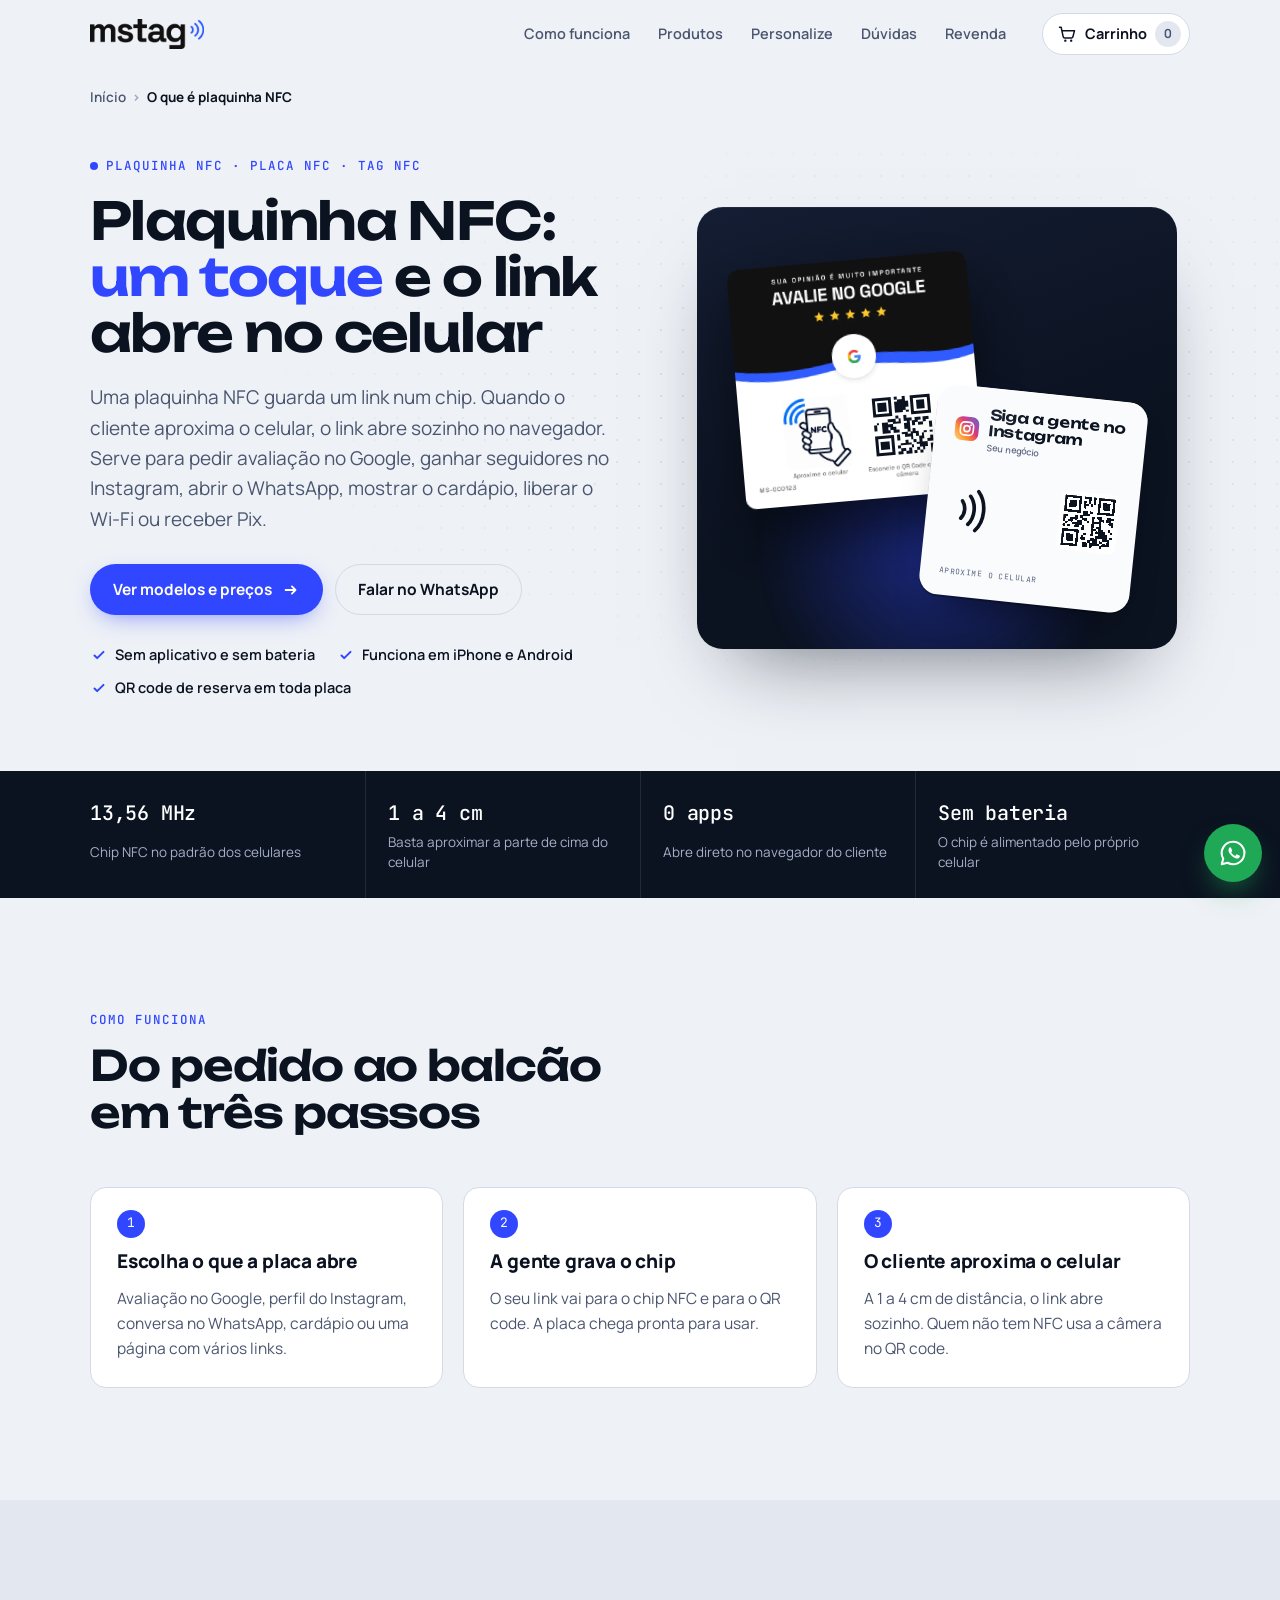
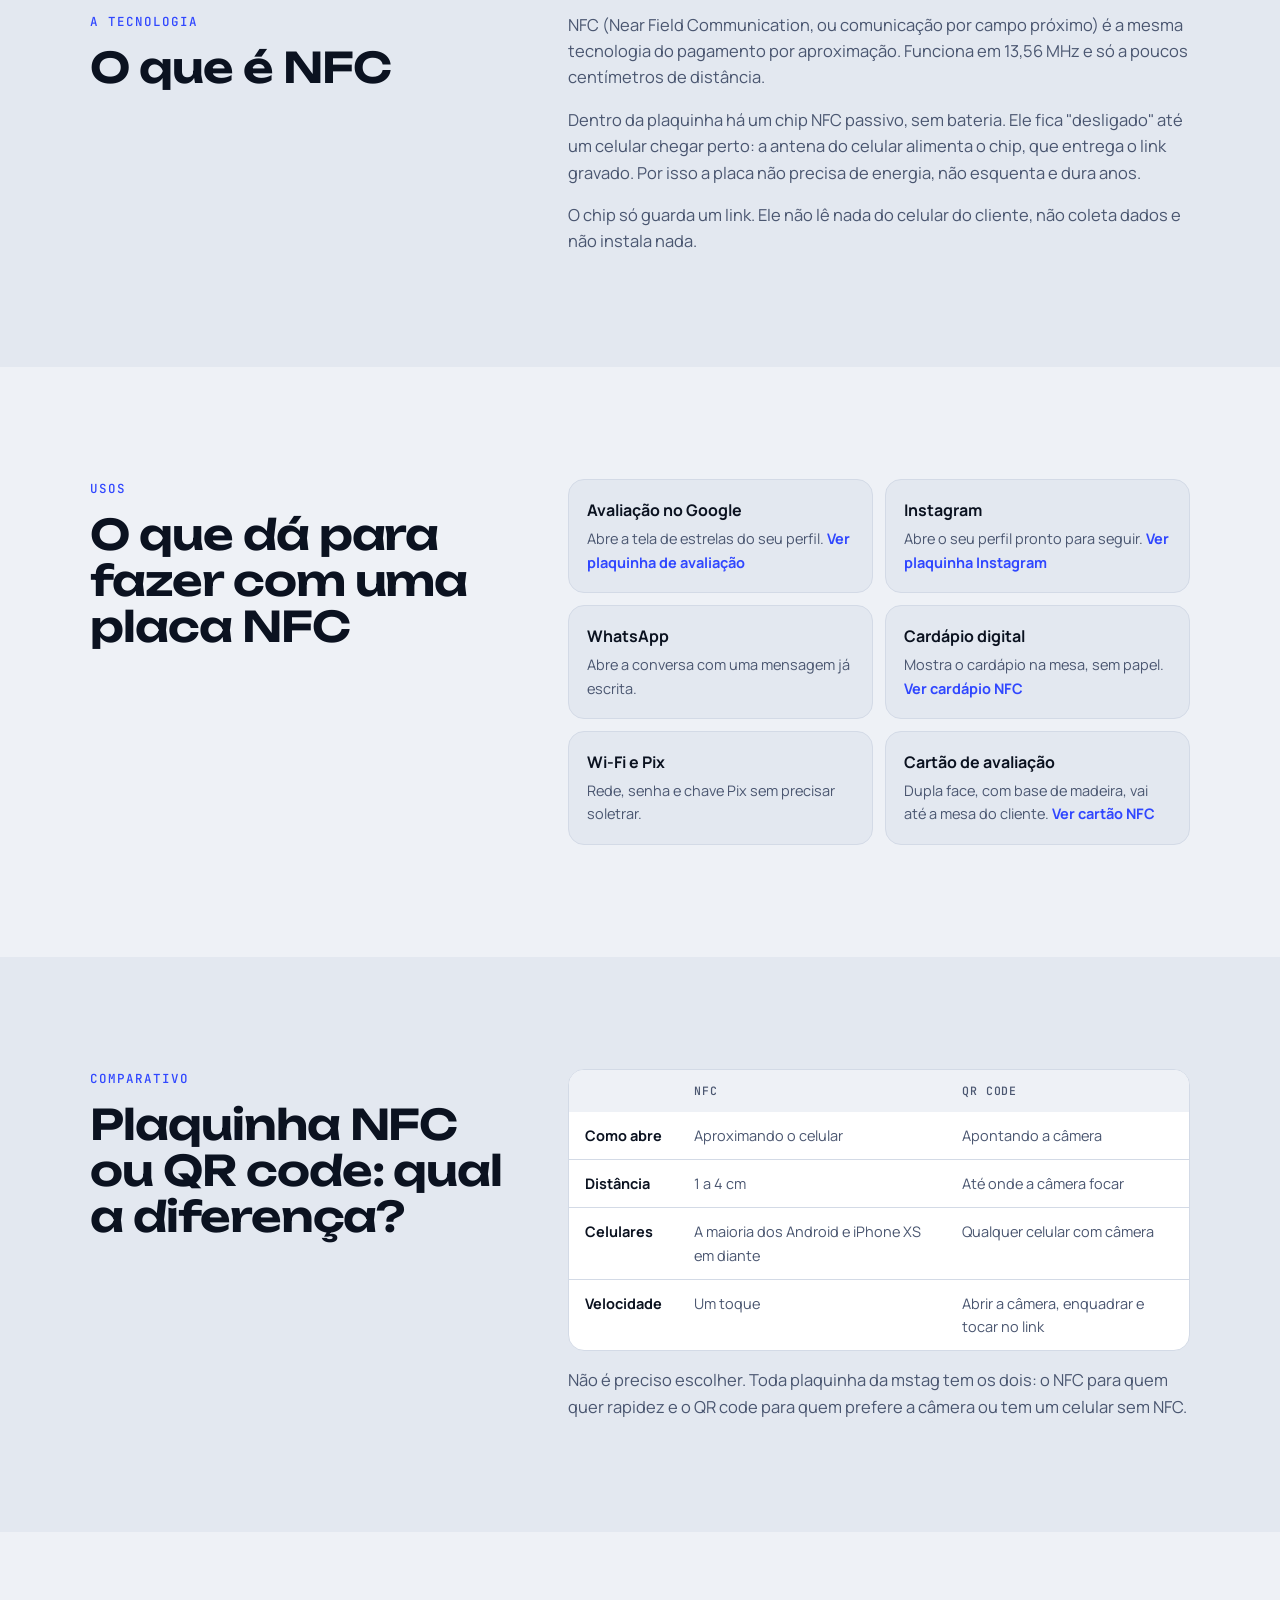
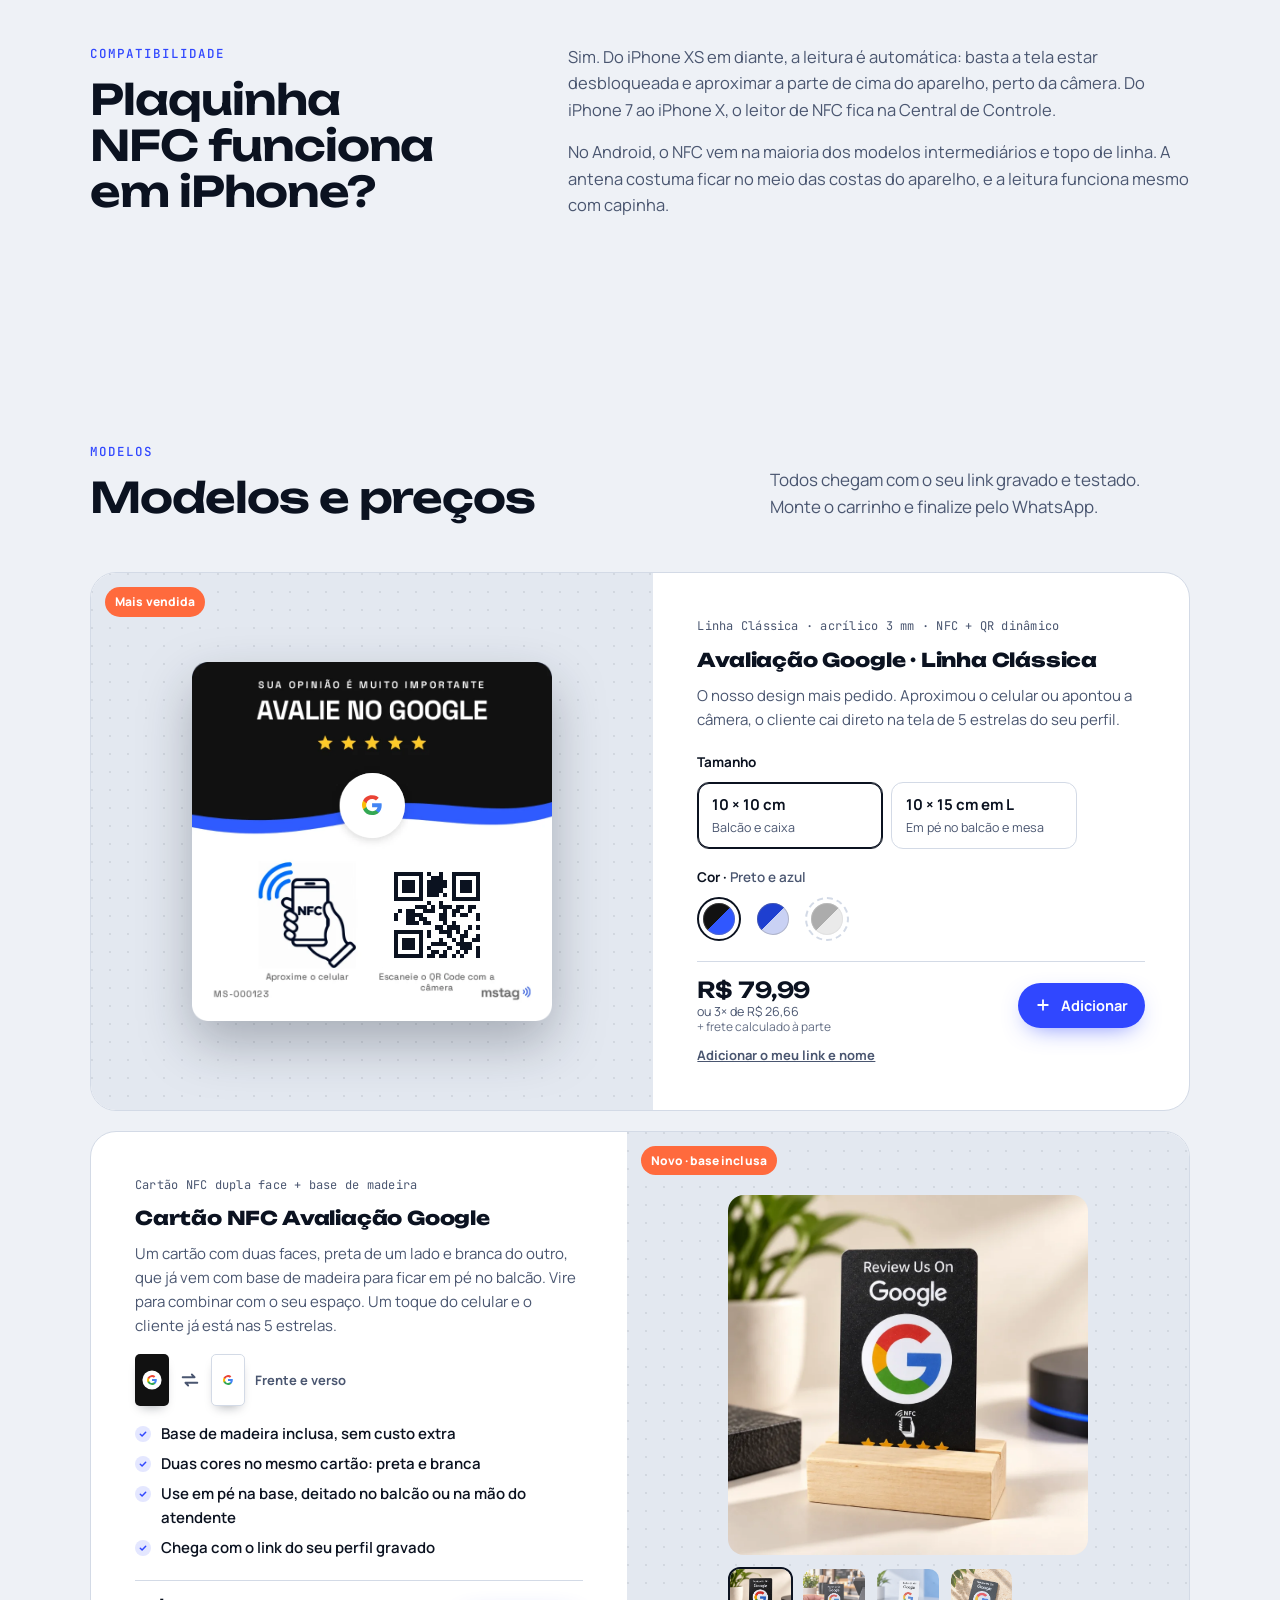
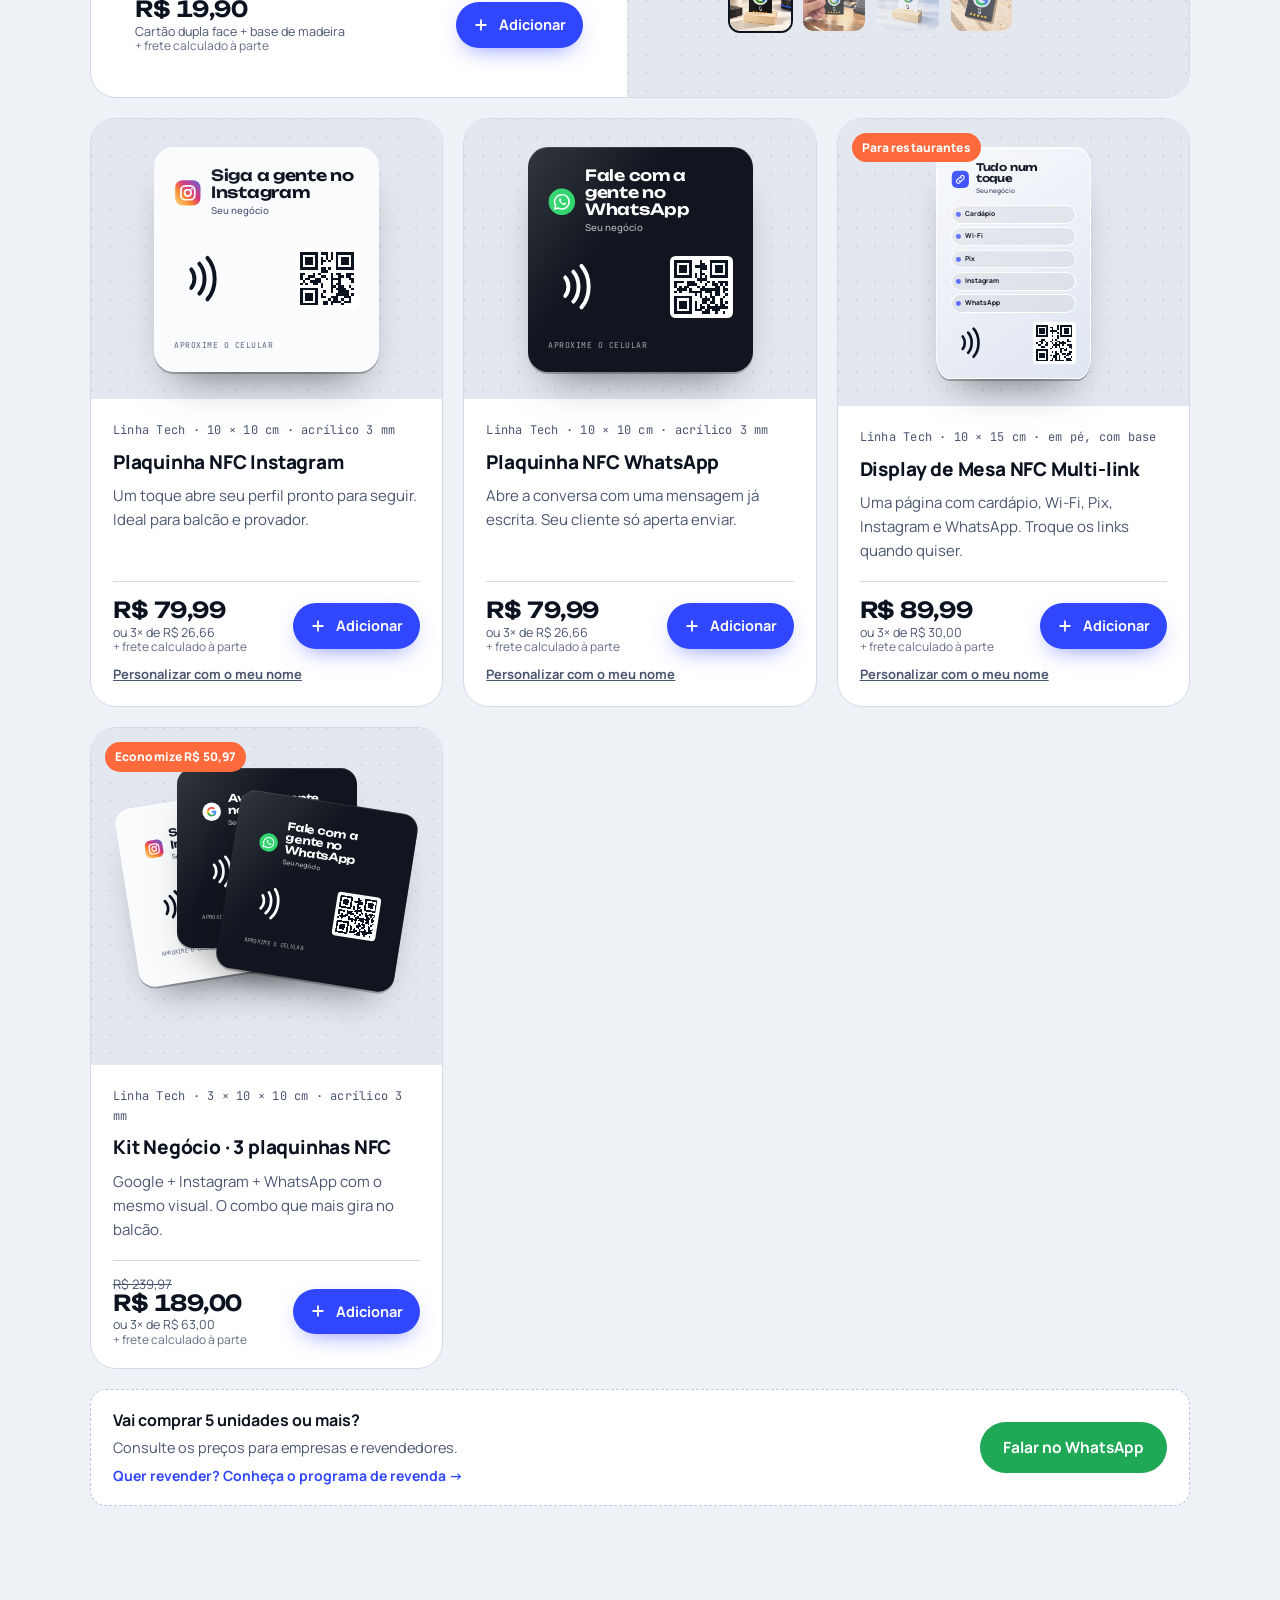
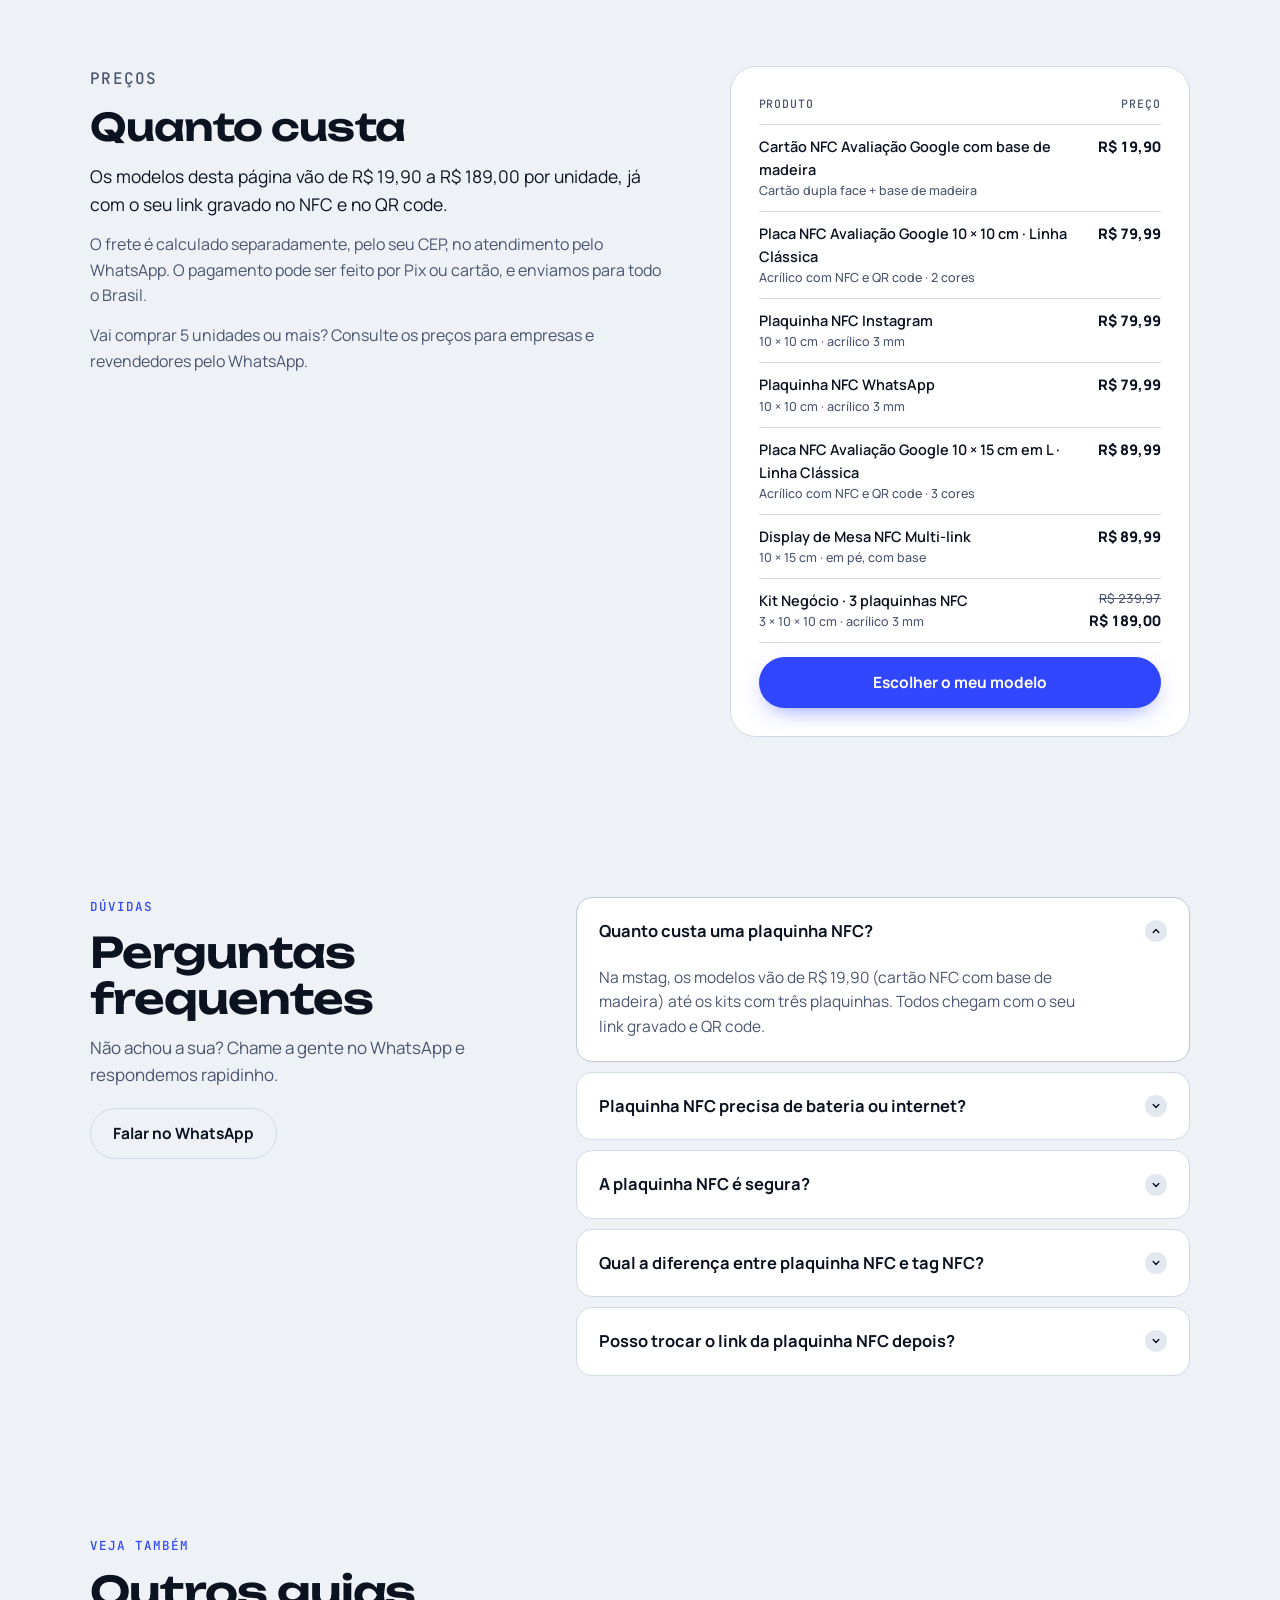
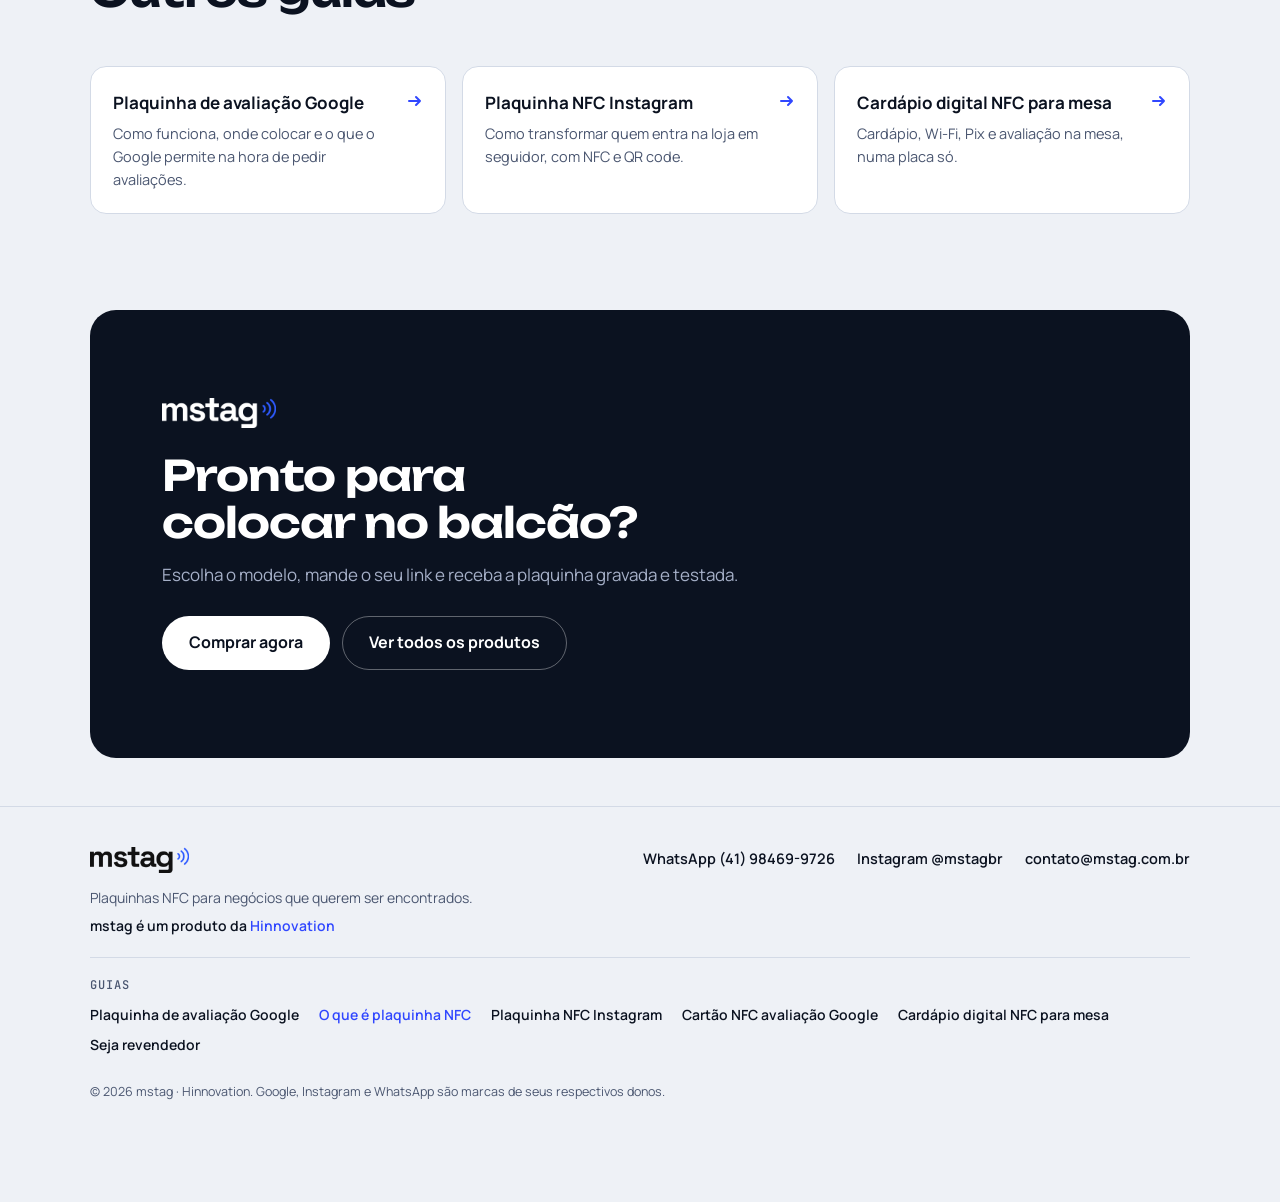
<file: plaquinha-nfc/index.html>
<!doctype html>
<html lang="pt-BR">
<head>
  <meta charset="utf-8">
  <meta name="viewport" content="width=device-width, initial-scale=1, viewport-fit=cover">
  <title>Plaquinha NFC: o que é, como funciona e onde comprar | mstag</title>
  <meta name="description" content="Plaquinha NFC para empresas: abre avaliação no Google, Instagram, WhatsApp, cardápio ou Pix com um toque do celular, sem aplicativo. A partir de R$ 19,90.">
  <meta name="robots" content="index, follow, max-image-preview:large, max-snippet:-1">
  <link rel="canonical" href="https://mstag.com.br/plaquinha-nfc/">
  <meta property="og:type" content="website">
  <meta property="og:locale" content="pt_BR">
  <meta property="og:site_name" content="mstag">
  <meta property="og:url" content="https://mstag.com.br/plaquinha-nfc/">
  <meta property="og:title" content="Plaquinha NFC: um toque e o link abre no celular | mstag">
  <meta property="og:description" content="Plaquinha NFC para empresas: abre avaliação no Google, Instagram, WhatsApp, cardápio ou Pix com um toque do celular, sem aplicativo. A partir de R$ 19,90.">
  <meta property="og:image" content="https://mstag.com.br/assets/og/plaquinha-nfc.jpg">
  <meta property="og:image:width" content="1200">
  <meta property="og:image:height" content="630">
  <meta name="twitter:card" content="summary_large_image">
  <meta name="twitter:title" content="Plaquinha NFC: um toque e o link abre no celular">
  <meta name="twitter:description" content="Plaquinha NFC para empresas: abre avaliação no Google, Instagram, WhatsApp, cardápio ou Pix com um toque do celular, sem aplicativo. A partir de R$ 19,90.">
  <meta name="twitter:image" content="https://mstag.com.br/assets/og/plaquinha-nfc.jpg">
  <meta name="theme-color" content="#0B1220">
  <link rel="icon" href="../favicon.ico" sizes="48x48">
  <link rel="icon" href="../assets/logo/favicon-192.png" type="image/png" sizes="192x192">
  <link rel="apple-touch-icon" href="../assets/logo/apple-touch-icon.png">
  <link rel="manifest" href="../site.webmanifest">
  <link rel="preconnect" href="https://fonts.googleapis.com">
  <link rel="preconnect" href="https://fonts.gstatic.com" crossorigin>
  <link rel="stylesheet" href="https://fonts.googleapis.com/css2?family=JetBrains+Mono:wght@400;500&family=Manrope:wght@400;500;600;700;800&family=Unbounded:wght@500;600;700&display=swap">
  <link rel="stylesheet" href="../css/styles.css">
  <script type="application/ld+json">
{
  "@context": "https://schema.org",
  "@graph": [
    {
      "@type": "WebPage",
      "@id": "https://mstag.com.br/plaquinha-nfc/#pagina",
      "url": "https://mstag.com.br/plaquinha-nfc/",
      "name": "Plaquinha NFC: o que é, como funciona e onde comprar | mstag",
      "description": "Plaquinha NFC para empresas: abre avaliação no Google, Instagram, WhatsApp, cardápio ou Pix com um toque do celular, sem aplicativo. A partir de R$ 19,90.",
      "inLanguage": "pt-BR",
      "isPartOf": {
        "@id": "https://mstag.com.br/#site"
      },
      "about": {
        "@id": "https://mstag.com.br/#empresa"
      },
      "breadcrumb": {
        "@id": "https://mstag.com.br/plaquinha-nfc/#migalhas"
      },
      "primaryImageOfPage": "https://mstag.com.br/assets/og/plaquinha-nfc.jpg",
      "dateModified": "2026-10-12"
    },
    {
      "@type": "BreadcrumbList",
      "@id": "https://mstag.com.br/plaquinha-nfc/#migalhas",
      "itemListElement": [
        {
          "@type": "ListItem",
          "position": 1,
          "name": "Início",
          "item": "https://mstag.com.br/"
        },
        {
          "@type": "ListItem",
          "position": 2,
          "name": "O que é plaquinha NFC",
          "item": "https://mstag.com.br/plaquinha-nfc/"
        }
      ]
    },
    {
      "@type": "ItemList",
      "name": "O que é plaquinha NFC",
      "itemListElement": [
        {
          "@type": "ListItem",
          "position": 1,
          "item": {
            "@type": "Product",
            "@id": "https://mstag.com.br/#produto-cartao-google",
            "name": "Cartão NFC Avaliação Google com base de madeira",
            "description": "Um cartão com duas faces, preta de um lado e branca do outro, que já vem com base de madeira para ficar em pé no balcão. Vire para combinar com o seu espaço. Um toque do celular e o cliente já está nas 5 estrelas.",
            "image": "https://mstag.com.br/assets/cartao/cartao-google-preto-suporte.webp",
            "brand": {
              "@type": "Brand",
              "name": "mstag"
            },
            "category": "Plaquinha NFC",
            "offers": {
              "@type": "Offer",
              "price": "19.90",
              "priceCurrency": "BRL",
              "availability": "https://schema.org/InStock",
              "url": "https://mstag.com.br/#produtos",
              "seller": {
                "@id": "https://mstag.com.br/#empresa"
              },
              "shippingDetails": [
                {
                  "@type": "OfferShippingDetails",
                  "shippingLabel": "Sul",
                  "shippingDestination": {
                    "@type": "DefinedRegion",
                    "addressCountry": "BR",
                    "addressRegion": [
                      "PR",
                      "SC",
                      "RS"
                    ]
                  },
                  "shippingRate": {
                    "@type": "MonetaryAmount",
                    "maxValue": 25,
                    "currency": "BRL"
                  },
                  "deliveryTime": {
                    "@type": "ShippingDeliveryTime",
                    "businessDays": {
                      "@type": "OpeningHoursSpecification",
                      "dayOfWeek": [
                        "https://schema.org/Monday",
                        "https://schema.org/Tuesday",
                        "https://schema.org/Wednesday",
                        "https://schema.org/Thursday",
                        "https://schema.org/Friday"
                      ]
                    },
                    "handlingTime": {
                      "@type": "QuantitativeValue",
                      "minValue": 3,
                      "maxValue": 4,
                      "unitCode": "DAY"
                    },
                    "transitTime": {
                      "@type": "QuantitativeValue",
                      "minValue": 2,
                      "maxValue": 4,
                      "unitCode": "DAY"
                    }
                  }
                },
                {
                  "@type": "OfferShippingDetails",
                  "shippingLabel": "Sudeste",
                  "shippingDestination": {
                    "@type": "DefinedRegion",
                    "addressCountry": "BR",
                    "addressRegion": [
                      "SP",
                      "RJ",
                      "MG",
                      "ES"
                    ]
                  },
                  "shippingRate": {
                    "@type": "MonetaryAmount",
                    "maxValue": 30,
                    "currency": "BRL"
                  },
                  "deliveryTime": {
                    "@type": "ShippingDeliveryTime",
                    "businessDays": {
                      "@type": "OpeningHoursSpecification",
                      "dayOfWeek": [
                        "https://schema.org/Monday",
                        "https://schema.org/Tuesday",
                        "https://schema.org/Wednesday",
                        "https://schema.org/Thursday",
                        "https://schema.org/Friday"
                      ]
                    },
                    "handlingTime": {
                      "@type": "QuantitativeValue",
                      "minValue": 3,
                      "maxValue": 4,
                      "unitCode": "DAY"
                    },
                    "transitTime": {
                      "@type": "QuantitativeValue",
                      "minValue": 3,
                      "maxValue": 5,
                      "unitCode": "DAY"
                    }
                  }
                },
                {
                  "@type": "OfferShippingDetails",
                  "shippingLabel": "Centro-Oeste",
                  "shippingDestination": {
                    "@type": "DefinedRegion",
                    "addressCountry": "BR",
                    "addressRegion": [
                      "DF",
                      "GO",
                      "MT",
                      "MS"
                    ]
                  },
                  "shippingRate": {
                    "@type": "MonetaryAmount",
                    "maxValue": 40,
                    "currency": "BRL"
                  },
                  "deliveryTime": {
                    "@type": "ShippingDeliveryTime",
                    "businessDays": {
                      "@type": "OpeningHoursSpecification",
                      "dayOfWeek": [
                        "https://schema.org/Monday",
                        "https://schema.org/Tuesday",
                        "https://schema.org/Wednesday",
                        "https://schema.org/Thursday",
                        "https://schema.org/Friday"
                      ]
                    },
                    "handlingTime": {
                      "@type": "QuantitativeValue",
                      "minValue": 3,
                      "maxValue": 4,
                      "unitCode": "DAY"
                    },
                    "transitTime": {
                      "@type": "QuantitativeValue",
                      "minValue": 3,
                      "maxValue": 6,
                      "unitCode": "DAY"
                    }
                  }
                },
                {
                  "@type": "OfferShippingDetails",
                  "shippingLabel": "Nordeste",
                  "shippingDestination": {
                    "@type": "DefinedRegion",
                    "addressCountry": "BR",
                    "addressRegion": [
                      "BA",
                      "SE",
                      "AL",
                      "PE",
                      "PB",
                      "RN",
                      "CE",
                      "PI",
                      "MA"
                    ]
                  },
                  "shippingRate": {
                    "@type": "MonetaryAmount",
                    "maxValue": 45,
                    "currency": "BRL"
                  },
                  "deliveryTime": {
                    "@type": "ShippingDeliveryTime",
                    "businessDays": {
                      "@type": "OpeningHoursSpecification",
                      "dayOfWeek": [
                        "https://schema.org/Monday",
                        "https://schema.org/Tuesday",
                        "https://schema.org/Wednesday",
                        "https://schema.org/Thursday",
                        "https://schema.org/Friday"
                      ]
                    },
                    "handlingTime": {
                      "@type": "QuantitativeValue",
                      "minValue": 3,
                      "maxValue": 4,
                      "unitCode": "DAY"
                    },
                    "transitTime": {
                      "@type": "QuantitativeValue",
                      "minValue": 4,
                      "maxValue": 8,
                      "unitCode": "DAY"
                    }
                  }
                },
                {
                  "@type": "OfferShippingDetails",
                  "shippingLabel": "Norte",
                  "shippingDestination": {
                    "@type": "DefinedRegion",
                    "addressCountry": "BR",
                    "addressRegion": [
                      "TO",
                      "PA",
                      "AP",
                      "AM",
                      "RR",
                      "AC",
                      "RO"
                    ]
                  },
                  "shippingRate": {
                    "@type": "MonetaryAmount",
                    "maxValue": 45,
                    "currency": "BRL"
                  },
                  "deliveryTime": {
                    "@type": "ShippingDeliveryTime",
                    "businessDays": {
                      "@type": "OpeningHoursSpecification",
                      "dayOfWeek": [
                        "https://schema.org/Monday",
                        "https://schema.org/Tuesday",
                        "https://schema.org/Wednesday",
                        "https://schema.org/Thursday",
                        "https://schema.org/Friday"
                      ]
                    },
                    "handlingTime": {
                      "@type": "QuantitativeValue",
                      "minValue": 3,
                      "maxValue": 4,
                      "unitCode": "DAY"
                    },
                    "transitTime": {
                      "@type": "QuantitativeValue",
                      "minValue": 5,
                      "maxValue": 9,
                      "unitCode": "DAY"
                    }
                  }
                }
              ],
              "hasMerchantReturnPolicy": {
                "@type": "MerchantReturnPolicy",
                "applicableCountry": "BR",
                "returnPolicyCategory": "https://schema.org/MerchantReturnFiniteReturnWindow",
                "merchantReturnDays": 7,
                "returnMethod": "https://schema.org/ReturnByMail",
                "returnFees": "https://schema.org/ReturnFeesCustomerResponsibility",
                "refundType": "https://schema.org/FullRefund"
              }
            }
          }
        },
        {
          "@type": "ListItem",
          "position": 2,
          "item": {
            "@type": "Product",
            "@id": "https://mstag.com.br/#produto-classica-google-10x10",
            "name": "Placa NFC Avaliação Google 10 × 10 cm · Linha Clássica",
            "description": "O nosso design mais pedido. Aproximou o celular ou apontou a câmera, o cliente cai direto na tela de 5 estrelas do seu perfil.",
            "image": "https://mstag.com.br/assets/placas/google-10x10-preto-azul.webp",
            "brand": {
              "@type": "Brand",
              "name": "mstag"
            },
            "category": "Plaquinha NFC",
            "offers": {
              "@type": "Offer",
              "price": "79.99",
              "priceCurrency": "BRL",
              "availability": "https://schema.org/InStock",
              "url": "https://mstag.com.br/#produtos",
              "seller": {
                "@id": "https://mstag.com.br/#empresa"
              },
              "shippingDetails": [
                {
                  "@type": "OfferShippingDetails",
                  "shippingLabel": "Sul",
                  "shippingDestination": {
                    "@type": "DefinedRegion",
                    "addressCountry": "BR",
                    "addressRegion": [
                      "PR",
                      "SC",
                      "RS"
                    ]
                  },
                  "shippingRate": {
                    "@type": "MonetaryAmount",
                    "maxValue": 25,
                    "currency": "BRL"
                  },
                  "deliveryTime": {
                    "@type": "ShippingDeliveryTime",
                    "businessDays": {
                      "@type": "OpeningHoursSpecification",
                      "dayOfWeek": [
                        "https://schema.org/Monday",
                        "https://schema.org/Tuesday",
                        "https://schema.org/Wednesday",
                        "https://schema.org/Thursday",
                        "https://schema.org/Friday"
                      ]
                    },
                    "handlingTime": {
                      "@type": "QuantitativeValue",
                      "minValue": 3,
                      "maxValue": 4,
                      "unitCode": "DAY"
                    },
                    "transitTime": {
                      "@type": "QuantitativeValue",
                      "minValue": 2,
                      "maxValue": 4,
                      "unitCode": "DAY"
                    }
                  }
                },
                {
                  "@type": "OfferShippingDetails",
                  "shippingLabel": "Sudeste",
                  "shippingDestination": {
                    "@type": "DefinedRegion",
                    "addressCountry": "BR",
                    "addressRegion": [
                      "SP",
                      "RJ",
                      "MG",
                      "ES"
                    ]
                  },
                  "shippingRate": {
                    "@type": "MonetaryAmount",
                    "maxValue": 30,
                    "currency": "BRL"
                  },
                  "deliveryTime": {
                    "@type": "ShippingDeliveryTime",
                    "businessDays": {
                      "@type": "OpeningHoursSpecification",
                      "dayOfWeek": [
                        "https://schema.org/Monday",
                        "https://schema.org/Tuesday",
                        "https://schema.org/Wednesday",
                        "https://schema.org/Thursday",
                        "https://schema.org/Friday"
                      ]
                    },
                    "handlingTime": {
                      "@type": "QuantitativeValue",
                      "minValue": 3,
                      "maxValue": 4,
                      "unitCode": "DAY"
                    },
                    "transitTime": {
                      "@type": "QuantitativeValue",
                      "minValue": 3,
                      "maxValue": 5,
                      "unitCode": "DAY"
                    }
                  }
                },
                {
                  "@type": "OfferShippingDetails",
                  "shippingLabel": "Centro-Oeste",
                  "shippingDestination": {
                    "@type": "DefinedRegion",
                    "addressCountry": "BR",
                    "addressRegion": [
                      "DF",
                      "GO",
                      "MT",
                      "MS"
                    ]
                  },
                  "shippingRate": {
                    "@type": "MonetaryAmount",
                    "maxValue": 40,
                    "currency": "BRL"
                  },
                  "deliveryTime": {
                    "@type": "ShippingDeliveryTime",
                    "businessDays": {
                      "@type": "OpeningHoursSpecification",
                      "dayOfWeek": [
                        "https://schema.org/Monday",
                        "https://schema.org/Tuesday",
                        "https://schema.org/Wednesday",
                        "https://schema.org/Thursday",
                        "https://schema.org/Friday"
                      ]
                    },
                    "handlingTime": {
                      "@type": "QuantitativeValue",
                      "minValue": 3,
                      "maxValue": 4,
                      "unitCode": "DAY"
                    },
                    "transitTime": {
                      "@type": "QuantitativeValue",
                      "minValue": 3,
                      "maxValue": 6,
                      "unitCode": "DAY"
                    }
                  }
                },
                {
                  "@type": "OfferShippingDetails",
                  "shippingLabel": "Nordeste",
                  "shippingDestination": {
                    "@type": "DefinedRegion",
                    "addressCountry": "BR",
                    "addressRegion": [
                      "BA",
                      "SE",
                      "AL",
                      "PE",
                      "PB",
                      "RN",
                      "CE",
                      "PI",
                      "MA"
                    ]
                  },
                  "shippingRate": {
                    "@type": "MonetaryAmount",
                    "maxValue": 45,
                    "currency": "BRL"
                  },
                  "deliveryTime": {
                    "@type": "ShippingDeliveryTime",
                    "businessDays": {
                      "@type": "OpeningHoursSpecification",
                      "dayOfWeek": [
                        "https://schema.org/Monday",
                        "https://schema.org/Tuesday",
                        "https://schema.org/Wednesday",
                        "https://schema.org/Thursday",
                        "https://schema.org/Friday"
                      ]
                    },
                    "handlingTime": {
                      "@type": "QuantitativeValue",
                      "minValue": 3,
                      "maxValue": 4,
                      "unitCode": "DAY"
                    },
                    "transitTime": {
                      "@type": "QuantitativeValue",
                      "minValue": 4,
                      "maxValue": 8,
                      "unitCode": "DAY"
                    }
                  }
                },
                {
                  "@type": "OfferShippingDetails",
                  "shippingLabel": "Norte",
                  "shippingDestination": {
                    "@type": "DefinedRegion",
                    "addressCountry": "BR",
                    "addressRegion": [
                      "TO",
                      "PA",
                      "AP",
                      "AM",
                      "RR",
                      "AC",
                      "RO"
                    ]
                  },
                  "shippingRate": {
                    "@type": "MonetaryAmount",
                    "maxValue": 45,
                    "currency": "BRL"
                  },
                  "deliveryTime": {
                    "@type": "ShippingDeliveryTime",
                    "businessDays": {
                      "@type": "OpeningHoursSpecification",
                      "dayOfWeek": [
                        "https://schema.org/Monday",
                        "https://schema.org/Tuesday",
                        "https://schema.org/Wednesday",
                        "https://schema.org/Thursday",
                        "https://schema.org/Friday"
                      ]
                    },
                    "handlingTime": {
                      "@type": "QuantitativeValue",
                      "minValue": 3,
                      "maxValue": 4,
                      "unitCode": "DAY"
                    },
                    "transitTime": {
                      "@type": "QuantitativeValue",
                      "minValue": 5,
                      "maxValue": 9,
                      "unitCode": "DAY"
                    }
                  }
                }
              ],
              "hasMerchantReturnPolicy": {
                "@type": "MerchantReturnPolicy",
                "applicableCountry": "BR",
                "returnPolicyCategory": "https://schema.org/MerchantReturnFiniteReturnWindow",
                "merchantReturnDays": 7,
                "returnMethod": "https://schema.org/ReturnByMail",
                "returnFees": "https://schema.org/ReturnFeesCustomerResponsibility",
                "refundType": "https://schema.org/FullRefund"
              }
            }
          }
        },
        {
          "@type": "ListItem",
          "position": 3,
          "item": {
            "@type": "Product",
            "@id": "https://mstag.com.br/#produto-instagram",
            "name": "Plaquinha NFC Instagram",
            "description": "Um toque abre seu perfil pronto para seguir. Ideal para balcão e provador.",
            "image": "https://mstag.com.br/assets/produtos/instagram.webp",
            "brand": {
              "@type": "Brand",
              "name": "mstag"
            },
            "category": "Plaquinha NFC",
            "offers": {
              "@type": "Offer",
              "price": "79.99",
              "priceCurrency": "BRL",
              "availability": "https://schema.org/InStock",
              "url": "https://mstag.com.br/#produtos",
              "seller": {
                "@id": "https://mstag.com.br/#empresa"
              },
              "shippingDetails": [
                {
                  "@type": "OfferShippingDetails",
                  "shippingLabel": "Sul",
                  "shippingDestination": {
                    "@type": "DefinedRegion",
                    "addressCountry": "BR",
                    "addressRegion": [
                      "PR",
                      "SC",
                      "RS"
                    ]
                  },
                  "shippingRate": {
                    "@type": "MonetaryAmount",
                    "maxValue": 25,
                    "currency": "BRL"
                  },
                  "deliveryTime": {
                    "@type": "ShippingDeliveryTime",
                    "businessDays": {
                      "@type": "OpeningHoursSpecification",
                      "dayOfWeek": [
                        "https://schema.org/Monday",
                        "https://schema.org/Tuesday",
                        "https://schema.org/Wednesday",
                        "https://schema.org/Thursday",
                        "https://schema.org/Friday"
                      ]
                    },
                    "handlingTime": {
                      "@type": "QuantitativeValue",
                      "minValue": 3,
                      "maxValue": 4,
                      "unitCode": "DAY"
                    },
                    "transitTime": {
                      "@type": "QuantitativeValue",
                      "minValue": 2,
                      "maxValue": 4,
                      "unitCode": "DAY"
                    }
                  }
                },
                {
                  "@type": "OfferShippingDetails",
                  "shippingLabel": "Sudeste",
                  "shippingDestination": {
                    "@type": "DefinedRegion",
                    "addressCountry": "BR",
                    "addressRegion": [
                      "SP",
                      "RJ",
                      "MG",
                      "ES"
                    ]
                  },
                  "shippingRate": {
                    "@type": "MonetaryAmount",
                    "maxValue": 30,
                    "currency": "BRL"
                  },
                  "deliveryTime": {
                    "@type": "ShippingDeliveryTime",
                    "businessDays": {
                      "@type": "OpeningHoursSpecification",
                      "dayOfWeek": [
                        "https://schema.org/Monday",
                        "https://schema.org/Tuesday",
                        "https://schema.org/Wednesday",
                        "https://schema.org/Thursday",
                        "https://schema.org/Friday"
                      ]
                    },
                    "handlingTime": {
                      "@type": "QuantitativeValue",
                      "minValue": 3,
                      "maxValue": 4,
                      "unitCode": "DAY"
                    },
                    "transitTime": {
                      "@type": "QuantitativeValue",
                      "minValue": 3,
                      "maxValue": 5,
                      "unitCode": "DAY"
                    }
                  }
                },
                {
                  "@type": "OfferShippingDetails",
                  "shippingLabel": "Centro-Oeste",
                  "shippingDestination": {
                    "@type": "DefinedRegion",
                    "addressCountry": "BR",
                    "addressRegion": [
                      "DF",
                      "GO",
                      "MT",
                      "MS"
                    ]
                  },
                  "shippingRate": {
                    "@type": "MonetaryAmount",
                    "maxValue": 40,
                    "currency": "BRL"
                  },
                  "deliveryTime": {
                    "@type": "ShippingDeliveryTime",
                    "businessDays": {
                      "@type": "OpeningHoursSpecification",
                      "dayOfWeek": [
                        "https://schema.org/Monday",
                        "https://schema.org/Tuesday",
                        "https://schema.org/Wednesday",
                        "https://schema.org/Thursday",
                        "https://schema.org/Friday"
                      ]
                    },
                    "handlingTime": {
                      "@type": "QuantitativeValue",
                      "minValue": 3,
                      "maxValue": 4,
                      "unitCode": "DAY"
                    },
                    "transitTime": {
                      "@type": "QuantitativeValue",
                      "minValue": 3,
                      "maxValue": 6,
                      "unitCode": "DAY"
                    }
                  }
                },
                {
                  "@type": "OfferShippingDetails",
                  "shippingLabel": "Nordeste",
                  "shippingDestination": {
                    "@type": "DefinedRegion",
                    "addressCountry": "BR",
                    "addressRegion": [
                      "BA",
                      "SE",
                      "AL",
                      "PE",
                      "PB",
                      "RN",
                      "CE",
                      "PI",
                      "MA"
                    ]
                  },
                  "shippingRate": {
                    "@type": "MonetaryAmount",
                    "maxValue": 45,
                    "currency": "BRL"
                  },
                  "deliveryTime": {
                    "@type": "ShippingDeliveryTime",
                    "businessDays": {
                      "@type": "OpeningHoursSpecification",
                      "dayOfWeek": [
                        "https://schema.org/Monday",
                        "https://schema.org/Tuesday",
                        "https://schema.org/Wednesday",
                        "https://schema.org/Thursday",
                        "https://schema.org/Friday"
                      ]
                    },
                    "handlingTime": {
                      "@type": "QuantitativeValue",
                      "minValue": 3,
                      "maxValue": 4,
                      "unitCode": "DAY"
                    },
                    "transitTime": {
                      "@type": "QuantitativeValue",
                      "minValue": 4,
                      "maxValue": 8,
                      "unitCode": "DAY"
                    }
                  }
                },
                {
                  "@type": "OfferShippingDetails",
                  "shippingLabel": "Norte",
                  "shippingDestination": {
                    "@type": "DefinedRegion",
                    "addressCountry": "BR",
                    "addressRegion": [
                      "TO",
                      "PA",
                      "AP",
                      "AM",
                      "RR",
                      "AC",
                      "RO"
                    ]
                  },
                  "shippingRate": {
                    "@type": "MonetaryAmount",
                    "maxValue": 45,
                    "currency": "BRL"
                  },
                  "deliveryTime": {
                    "@type": "ShippingDeliveryTime",
                    "businessDays": {
                      "@type": "OpeningHoursSpecification",
                      "dayOfWeek": [
                        "https://schema.org/Monday",
                        "https://schema.org/Tuesday",
                        "https://schema.org/Wednesday",
                        "https://schema.org/Thursday",
                        "https://schema.org/Friday"
                      ]
                    },
                    "handlingTime": {
                      "@type": "QuantitativeValue",
                      "minValue": 3,
                      "maxValue": 4,
                      "unitCode": "DAY"
                    },
                    "transitTime": {
                      "@type": "QuantitativeValue",
                      "minValue": 5,
                      "maxValue": 9,
                      "unitCode": "DAY"
                    }
                  }
                }
              ],
              "hasMerchantReturnPolicy": {
                "@type": "MerchantReturnPolicy",
                "applicableCountry": "BR",
                "returnPolicyCategory": "https://schema.org/MerchantReturnFiniteReturnWindow",
                "merchantReturnDays": 7,
                "returnMethod": "https://schema.org/ReturnByMail",
                "returnFees": "https://schema.org/ReturnFeesCustomerResponsibility",
                "refundType": "https://schema.org/FullRefund"
              }
            }
          }
        },
        {
          "@type": "ListItem",
          "position": 4,
          "item": {
            "@type": "Product",
            "@id": "https://mstag.com.br/#produto-whatsapp",
            "name": "Plaquinha NFC WhatsApp",
            "description": "Abre a conversa com uma mensagem já escrita. Seu cliente só aperta enviar.",
            "image": "https://mstag.com.br/assets/produtos/whatsapp.webp",
            "brand": {
              "@type": "Brand",
              "name": "mstag"
            },
            "category": "Plaquinha NFC",
            "offers": {
              "@type": "Offer",
              "price": "79.99",
              "priceCurrency": "BRL",
              "availability": "https://schema.org/InStock",
              "url": "https://mstag.com.br/#produtos",
              "seller": {
                "@id": "https://mstag.com.br/#empresa"
              },
              "shippingDetails": [
                {
                  "@type": "OfferShippingDetails",
                  "shippingLabel": "Sul",
                  "shippingDestination": {
                    "@type": "DefinedRegion",
                    "addressCountry": "BR",
                    "addressRegion": [
                      "PR",
                      "SC",
                      "RS"
                    ]
                  },
                  "shippingRate": {
                    "@type": "MonetaryAmount",
                    "maxValue": 25,
                    "currency": "BRL"
                  },
                  "deliveryTime": {
                    "@type": "ShippingDeliveryTime",
                    "businessDays": {
                      "@type": "OpeningHoursSpecification",
                      "dayOfWeek": [
                        "https://schema.org/Monday",
                        "https://schema.org/Tuesday",
                        "https://schema.org/Wednesday",
                        "https://schema.org/Thursday",
                        "https://schema.org/Friday"
                      ]
                    },
                    "handlingTime": {
                      "@type": "QuantitativeValue",
                      "minValue": 3,
                      "maxValue": 4,
                      "unitCode": "DAY"
                    },
                    "transitTime": {
                      "@type": "QuantitativeValue",
                      "minValue": 2,
                      "maxValue": 4,
                      "unitCode": "DAY"
                    }
                  }
                },
                {
                  "@type": "OfferShippingDetails",
                  "shippingLabel": "Sudeste",
                  "shippingDestination": {
                    "@type": "DefinedRegion",
                    "addressCountry": "BR",
                    "addressRegion": [
                      "SP",
                      "RJ",
                      "MG",
                      "ES"
                    ]
                  },
                  "shippingRate": {
                    "@type": "MonetaryAmount",
                    "maxValue": 30,
                    "currency": "BRL"
                  },
                  "deliveryTime": {
                    "@type": "ShippingDeliveryTime",
                    "businessDays": {
                      "@type": "OpeningHoursSpecification",
                      "dayOfWeek": [
                        "https://schema.org/Monday",
                        "https://schema.org/Tuesday",
                        "https://schema.org/Wednesday",
                        "https://schema.org/Thursday",
                        "https://schema.org/Friday"
                      ]
                    },
                    "handlingTime": {
                      "@type": "QuantitativeValue",
                      "minValue": 3,
                      "maxValue": 4,
                      "unitCode": "DAY"
                    },
                    "transitTime": {
                      "@type": "QuantitativeValue",
                      "minValue": 3,
                      "maxValue": 5,
                      "unitCode": "DAY"
                    }
                  }
                },
                {
                  "@type": "OfferShippingDetails",
                  "shippingLabel": "Centro-Oeste",
                  "shippingDestination": {
                    "@type": "DefinedRegion",
                    "addressCountry": "BR",
                    "addressRegion": [
                      "DF",
                      "GO",
                      "MT",
                      "MS"
                    ]
                  },
                  "shippingRate": {
                    "@type": "MonetaryAmount",
                    "maxValue": 40,
                    "currency": "BRL"
                  },
                  "deliveryTime": {
                    "@type": "ShippingDeliveryTime",
                    "businessDays": {
                      "@type": "OpeningHoursSpecification",
                      "dayOfWeek": [
                        "https://schema.org/Monday",
                        "https://schema.org/Tuesday",
                        "https://schema.org/Wednesday",
                        "https://schema.org/Thursday",
                        "https://schema.org/Friday"
                      ]
                    },
                    "handlingTime": {
                      "@type": "QuantitativeValue",
                      "minValue": 3,
                      "maxValue": 4,
                      "unitCode": "DAY"
                    },
                    "transitTime": {
                      "@type": "QuantitativeValue",
                      "minValue": 3,
                      "maxValue": 6,
                      "unitCode": "DAY"
                    }
                  }
                },
                {
                  "@type": "OfferShippingDetails",
                  "shippingLabel": "Nordeste",
                  "shippingDestination": {
                    "@type": "DefinedRegion",
                    "addressCountry": "BR",
                    "addressRegion": [
                      "BA",
                      "SE",
                      "AL",
                      "PE",
                      "PB",
                      "RN",
                      "CE",
                      "PI",
                      "MA"
                    ]
                  },
                  "shippingRate": {
                    "@type": "MonetaryAmount",
                    "maxValue": 45,
                    "currency": "BRL"
                  },
                  "deliveryTime": {
                    "@type": "ShippingDeliveryTime",
                    "businessDays": {
                      "@type": "OpeningHoursSpecification",
                      "dayOfWeek": [
                        "https://schema.org/Monday",
                        "https://schema.org/Tuesday",
                        "https://schema.org/Wednesday",
                        "https://schema.org/Thursday",
                        "https://schema.org/Friday"
                      ]
                    },
                    "handlingTime": {
                      "@type": "QuantitativeValue",
                      "minValue": 3,
                      "maxValue": 4,
                      "unitCode": "DAY"
                    },
                    "transitTime": {
                      "@type": "QuantitativeValue",
                      "minValue": 4,
                      "maxValue": 8,
                      "unitCode": "DAY"
                    }
                  }
                },
                {
                  "@type": "OfferShippingDetails",
                  "shippingLabel": "Norte",
                  "shippingDestination": {
                    "@type": "DefinedRegion",
                    "addressCountry": "BR",
                    "addressRegion": [
                      "TO",
                      "PA",
                      "AP",
                      "AM",
                      "RR",
                      "AC",
                      "RO"
                    ]
                  },
                  "shippingRate": {
                    "@type": "MonetaryAmount",
                    "maxValue": 45,
                    "currency": "BRL"
                  },
                  "deliveryTime": {
                    "@type": "ShippingDeliveryTime",
                    "businessDays": {
                      "@type": "OpeningHoursSpecification",
                      "dayOfWeek": [
                        "https://schema.org/Monday",
                        "https://schema.org/Tuesday",
                        "https://schema.org/Wednesday",
                        "https://schema.org/Thursday",
                        "https://schema.org/Friday"
                      ]
                    },
                    "handlingTime": {
                      "@type": "QuantitativeValue",
                      "minValue": 3,
                      "maxValue": 4,
                      "unitCode": "DAY"
                    },
                    "transitTime": {
                      "@type": "QuantitativeValue",
                      "minValue": 5,
                      "maxValue": 9,
                      "unitCode": "DAY"
                    }
                  }
                }
              ],
              "hasMerchantReturnPolicy": {
                "@type": "MerchantReturnPolicy",
                "applicableCountry": "BR",
                "returnPolicyCategory": "https://schema.org/MerchantReturnFiniteReturnWindow",
                "merchantReturnDays": 7,
                "returnMethod": "https://schema.org/ReturnByMail",
                "returnFees": "https://schema.org/ReturnFeesCustomerResponsibility",
                "refundType": "https://schema.org/FullRefund"
              }
            }
          }
        },
        {
          "@type": "ListItem",
          "position": 5,
          "item": {
            "@type": "Product",
            "@id": "https://mstag.com.br/#produto-classica-google-10x15",
            "name": "Placa NFC Avaliação Google 10 × 15 cm em L · Linha Clássica",
            "description": "O nosso design mais pedido. Aproximou o celular ou apontou a câmera, o cliente cai direto na tela de 5 estrelas do seu perfil.",
            "image": "https://mstag.com.br/assets/placas/google-10x15-preto-azul.webp",
            "brand": {
              "@type": "Brand",
              "name": "mstag"
            },
            "category": "Plaquinha NFC",
            "offers": {
              "@type": "Offer",
              "price": "89.99",
              "priceCurrency": "BRL",
              "availability": "https://schema.org/InStock",
              "url": "https://mstag.com.br/#produtos",
              "seller": {
                "@id": "https://mstag.com.br/#empresa"
              },
              "shippingDetails": [
                {
                  "@type": "OfferShippingDetails",
                  "shippingLabel": "Sul",
                  "shippingDestination": {
                    "@type": "DefinedRegion",
                    "addressCountry": "BR",
                    "addressRegion": [
                      "PR",
                      "SC",
                      "RS"
                    ]
                  },
                  "shippingRate": {
                    "@type": "MonetaryAmount",
                    "maxValue": 25,
                    "currency": "BRL"
                  },
                  "deliveryTime": {
                    "@type": "ShippingDeliveryTime",
                    "businessDays": {
                      "@type": "OpeningHoursSpecification",
                      "dayOfWeek": [
                        "https://schema.org/Monday",
                        "https://schema.org/Tuesday",
                        "https://schema.org/Wednesday",
                        "https://schema.org/Thursday",
                        "https://schema.org/Friday"
                      ]
                    },
                    "handlingTime": {
                      "@type": "QuantitativeValue",
                      "minValue": 3,
                      "maxValue": 4,
                      "unitCode": "DAY"
                    },
                    "transitTime": {
                      "@type": "QuantitativeValue",
                      "minValue": 2,
                      "maxValue": 4,
                      "unitCode": "DAY"
                    }
                  }
                },
                {
                  "@type": "OfferShippingDetails",
                  "shippingLabel": "Sudeste",
                  "shippingDestination": {
                    "@type": "DefinedRegion",
                    "addressCountry": "BR",
                    "addressRegion": [
                      "SP",
                      "RJ",
                      "MG",
                      "ES"
                    ]
                  },
                  "shippingRate": {
                    "@type": "MonetaryAmount",
                    "maxValue": 30,
                    "currency": "BRL"
                  },
                  "deliveryTime": {
                    "@type": "ShippingDeliveryTime",
                    "businessDays": {
                      "@type": "OpeningHoursSpecification",
                      "dayOfWeek": [
                        "https://schema.org/Monday",
                        "https://schema.org/Tuesday",
                        "https://schema.org/Wednesday",
                        "https://schema.org/Thursday",
                        "https://schema.org/Friday"
                      ]
                    },
                    "handlingTime": {
                      "@type": "QuantitativeValue",
                      "minValue": 3,
                      "maxValue": 4,
                      "unitCode": "DAY"
                    },
                    "transitTime": {
                      "@type": "QuantitativeValue",
                      "minValue": 3,
                      "maxValue": 5,
                      "unitCode": "DAY"
                    }
                  }
                },
                {
                  "@type": "OfferShippingDetails",
                  "shippingLabel": "Centro-Oeste",
                  "shippingDestination": {
                    "@type": "DefinedRegion",
                    "addressCountry": "BR",
                    "addressRegion": [
                      "DF",
                      "GO",
                      "MT",
                      "MS"
                    ]
                  },
                  "shippingRate": {
                    "@type": "MonetaryAmount",
                    "maxValue": 40,
                    "currency": "BRL"
                  },
                  "deliveryTime": {
                    "@type": "ShippingDeliveryTime",
                    "businessDays": {
                      "@type": "OpeningHoursSpecification",
                      "dayOfWeek": [
                        "https://schema.org/Monday",
                        "https://schema.org/Tuesday",
                        "https://schema.org/Wednesday",
                        "https://schema.org/Thursday",
                        "https://schema.org/Friday"
                      ]
                    },
                    "handlingTime": {
                      "@type": "QuantitativeValue",
                      "minValue": 3,
                      "maxValue": 4,
                      "unitCode": "DAY"
                    },
                    "transitTime": {
                      "@type": "QuantitativeValue",
                      "minValue": 3,
                      "maxValue": 6,
                      "unitCode": "DAY"
                    }
                  }
                },
                {
                  "@type": "OfferShippingDetails",
                  "shippingLabel": "Nordeste",
                  "shippingDestination": {
                    "@type": "DefinedRegion",
                    "addressCountry": "BR",
                    "addressRegion": [
                      "BA",
                      "SE",
                      "AL",
                      "PE",
                      "PB",
                      "RN",
                      "CE",
                      "PI",
                      "MA"
                    ]
                  },
                  "shippingRate": {
                    "@type": "MonetaryAmount",
                    "maxValue": 45,
                    "currency": "BRL"
                  },
                  "deliveryTime": {
                    "@type": "ShippingDeliveryTime",
                    "businessDays": {
                      "@type": "OpeningHoursSpecification",
                      "dayOfWeek": [
                        "https://schema.org/Monday",
                        "https://schema.org/Tuesday",
                        "https://schema.org/Wednesday",
                        "https://schema.org/Thursday",
                        "https://schema.org/Friday"
                      ]
                    },
                    "handlingTime": {
                      "@type": "QuantitativeValue",
                      "minValue": 3,
                      "maxValue": 4,
                      "unitCode": "DAY"
                    },
                    "transitTime": {
                      "@type": "QuantitativeValue",
                      "minValue": 4,
                      "maxValue": 8,
                      "unitCode": "DAY"
                    }
                  }
                },
                {
                  "@type": "OfferShippingDetails",
                  "shippingLabel": "Norte",
                  "shippingDestination": {
                    "@type": "DefinedRegion",
                    "addressCountry": "BR",
                    "addressRegion": [
                      "TO",
                      "PA",
                      "AP",
                      "AM",
                      "RR",
                      "AC",
                      "RO"
                    ]
                  },
                  "shippingRate": {
                    "@type": "MonetaryAmount",
                    "maxValue": 45,
                    "currency": "BRL"
                  },
                  "deliveryTime": {
                    "@type": "ShippingDeliveryTime",
                    "businessDays": {
                      "@type": "OpeningHoursSpecification",
                      "dayOfWeek": [
                        "https://schema.org/Monday",
                        "https://schema.org/Tuesday",
                        "https://schema.org/Wednesday",
                        "https://schema.org/Thursday",
                        "https://schema.org/Friday"
                      ]
                    },
                    "handlingTime": {
                      "@type": "QuantitativeValue",
                      "minValue": 3,
                      "maxValue": 4,
                      "unitCode": "DAY"
                    },
                    "transitTime": {
                      "@type": "QuantitativeValue",
                      "minValue": 5,
                      "maxValue": 9,
                      "unitCode": "DAY"
                    }
                  }
                }
              ],
              "hasMerchantReturnPolicy": {
                "@type": "MerchantReturnPolicy",
                "applicableCountry": "BR",
                "returnPolicyCategory": "https://schema.org/MerchantReturnFiniteReturnWindow",
                "merchantReturnDays": 7,
                "returnMethod": "https://schema.org/ReturnByMail",
                "returnFees": "https://schema.org/ReturnFeesCustomerResponsibility",
                "refundType": "https://schema.org/FullRefund"
              }
            }
          }
        },
        {
          "@type": "ListItem",
          "position": 6,
          "item": {
            "@type": "Product",
            "@id": "https://mstag.com.br/#produto-multilink",
            "name": "Display de Mesa NFC Multi-link",
            "description": "Uma página com cardápio, Wi-Fi, Pix, Instagram e WhatsApp. Troque os links quando quiser.",
            "image": "https://mstag.com.br/assets/produtos/multilink.webp",
            "brand": {
              "@type": "Brand",
              "name": "mstag"
            },
            "category": "Plaquinha NFC",
            "offers": {
              "@type": "Offer",
              "price": "89.99",
              "priceCurrency": "BRL",
              "availability": "https://schema.org/InStock",
              "url": "https://mstag.com.br/#produtos",
              "seller": {
                "@id": "https://mstag.com.br/#empresa"
              },
              "shippingDetails": [
                {
                  "@type": "OfferShippingDetails",
                  "shippingLabel": "Sul",
                  "shippingDestination": {
                    "@type": "DefinedRegion",
                    "addressCountry": "BR",
                    "addressRegion": [
                      "PR",
                      "SC",
                      "RS"
                    ]
                  },
                  "shippingRate": {
                    "@type": "MonetaryAmount",
                    "maxValue": 25,
                    "currency": "BRL"
                  },
                  "deliveryTime": {
                    "@type": "ShippingDeliveryTime",
                    "businessDays": {
                      "@type": "OpeningHoursSpecification",
                      "dayOfWeek": [
                        "https://schema.org/Monday",
                        "https://schema.org/Tuesday",
                        "https://schema.org/Wednesday",
                        "https://schema.org/Thursday",
                        "https://schema.org/Friday"
                      ]
                    },
                    "handlingTime": {
                      "@type": "QuantitativeValue",
                      "minValue": 3,
                      "maxValue": 4,
                      "unitCode": "DAY"
                    },
                    "transitTime": {
                      "@type": "QuantitativeValue",
                      "minValue": 2,
                      "maxValue": 4,
                      "unitCode": "DAY"
                    }
                  }
                },
                {
                  "@type": "OfferShippingDetails",
                  "shippingLabel": "Sudeste",
                  "shippingDestination": {
                    "@type": "DefinedRegion",
                    "addressCountry": "BR",
                    "addressRegion": [
                      "SP",
                      "RJ",
                      "MG",
                      "ES"
                    ]
                  },
                  "shippingRate": {
                    "@type": "MonetaryAmount",
                    "maxValue": 30,
                    "currency": "BRL"
                  },
                  "deliveryTime": {
                    "@type": "ShippingDeliveryTime",
                    "businessDays": {
                      "@type": "OpeningHoursSpecification",
                      "dayOfWeek": [
                        "https://schema.org/Monday",
                        "https://schema.org/Tuesday",
                        "https://schema.org/Wednesday",
                        "https://schema.org/Thursday",
                        "https://schema.org/Friday"
                      ]
                    },
                    "handlingTime": {
                      "@type": "QuantitativeValue",
                      "minValue": 3,
                      "maxValue": 4,
                      "unitCode": "DAY"
                    },
                    "transitTime": {
                      "@type": "QuantitativeValue",
                      "minValue": 3,
                      "maxValue": 5,
                      "unitCode": "DAY"
                    }
                  }
                },
                {
                  "@type": "OfferShippingDetails",
                  "shippingLabel": "Centro-Oeste",
                  "shippingDestination": {
                    "@type": "DefinedRegion",
                    "addressCountry": "BR",
                    "addressRegion": [
                      "DF",
                      "GO",
                      "MT",
                      "MS"
                    ]
                  },
                  "shippingRate": {
                    "@type": "MonetaryAmount",
                    "maxValue": 40,
                    "currency": "BRL"
                  },
                  "deliveryTime": {
                    "@type": "ShippingDeliveryTime",
                    "businessDays": {
                      "@type": "OpeningHoursSpecification",
                      "dayOfWeek": [
                        "https://schema.org/Monday",
                        "https://schema.org/Tuesday",
                        "https://schema.org/Wednesday",
                        "https://schema.org/Thursday",
                        "https://schema.org/Friday"
                      ]
                    },
                    "handlingTime": {
                      "@type": "QuantitativeValue",
                      "minValue": 3,
                      "maxValue": 4,
                      "unitCode": "DAY"
                    },
                    "transitTime": {
                      "@type": "QuantitativeValue",
                      "minValue": 3,
                      "maxValue": 6,
                      "unitCode": "DAY"
                    }
                  }
                },
                {
                  "@type": "OfferShippingDetails",
                  "shippingLabel": "Nordeste",
                  "shippingDestination": {
                    "@type": "DefinedRegion",
                    "addressCountry": "BR",
                    "addressRegion": [
                      "BA",
                      "SE",
                      "AL",
                      "PE",
                      "PB",
                      "RN",
                      "CE",
                      "PI",
                      "MA"
                    ]
                  },
                  "shippingRate": {
                    "@type": "MonetaryAmount",
                    "maxValue": 45,
                    "currency": "BRL"
                  },
                  "deliveryTime": {
                    "@type": "ShippingDeliveryTime",
                    "businessDays": {
                      "@type": "OpeningHoursSpecification",
                      "dayOfWeek": [
                        "https://schema.org/Monday",
                        "https://schema.org/Tuesday",
                        "https://schema.org/Wednesday",
                        "https://schema.org/Thursday",
                        "https://schema.org/Friday"
                      ]
                    },
                    "handlingTime": {
                      "@type": "QuantitativeValue",
                      "minValue": 3,
                      "maxValue": 4,
                      "unitCode": "DAY"
                    },
                    "transitTime": {
                      "@type": "QuantitativeValue",
                      "minValue": 4,
                      "maxValue": 8,
                      "unitCode": "DAY"
                    }
                  }
                },
                {
                  "@type": "OfferShippingDetails",
                  "shippingLabel": "Norte",
                  "shippingDestination": {
                    "@type": "DefinedRegion",
                    "addressCountry": "BR",
                    "addressRegion": [
                      "TO",
                      "PA",
                      "AP",
                      "AM",
                      "RR",
                      "AC",
                      "RO"
                    ]
                  },
                  "shippingRate": {
                    "@type": "MonetaryAmount",
                    "maxValue": 45,
                    "currency": "BRL"
                  },
                  "deliveryTime": {
                    "@type": "ShippingDeliveryTime",
                    "businessDays": {
                      "@type": "OpeningHoursSpecification",
                      "dayOfWeek": [
                        "https://schema.org/Monday",
                        "https://schema.org/Tuesday",
                        "https://schema.org/Wednesday",
                        "https://schema.org/Thursday",
                        "https://schema.org/Friday"
                      ]
                    },
                    "handlingTime": {
                      "@type": "QuantitativeValue",
                      "minValue": 3,
                      "maxValue": 4,
                      "unitCode": "DAY"
                    },
                    "transitTime": {
                      "@type": "QuantitativeValue",
                      "minValue": 5,
                      "maxValue": 9,
                      "unitCode": "DAY"
                    }
                  }
                }
              ],
              "hasMerchantReturnPolicy": {
                "@type": "MerchantReturnPolicy",
                "applicableCountry": "BR",
                "returnPolicyCategory": "https://schema.org/MerchantReturnFiniteReturnWindow",
                "merchantReturnDays": 7,
                "returnMethod": "https://schema.org/ReturnByMail",
                "returnFees": "https://schema.org/ReturnFeesCustomerResponsibility",
                "refundType": "https://schema.org/FullRefund"
              }
            }
          }
        },
        {
          "@type": "ListItem",
          "position": 7,
          "item": {
            "@type": "Product",
            "@id": "https://mstag.com.br/#produto-kit",
            "name": "Kit Negócio · 3 plaquinhas NFC",
            "description": "Google + Instagram + WhatsApp com o mesmo visual. O combo que mais gira no balcão.",
            "image": "https://mstag.com.br/assets/produtos/kit.webp",
            "brand": {
              "@type": "Brand",
              "name": "mstag"
            },
            "category": "Plaquinha NFC",
            "offers": {
              "@type": "Offer",
              "price": "189.00",
              "priceCurrency": "BRL",
              "availability": "https://schema.org/InStock",
              "url": "https://mstag.com.br/#produtos",
              "seller": {
                "@id": "https://mstag.com.br/#empresa"
              },
              "shippingDetails": [
                {
                  "@type": "OfferShippingDetails",
                  "shippingLabel": "Sul",
                  "shippingDestination": {
                    "@type": "DefinedRegion",
                    "addressCountry": "BR",
                    "addressRegion": [
                      "PR",
                      "SC",
                      "RS"
                    ]
                  },
                  "shippingRate": {
                    "@type": "MonetaryAmount",
                    "maxValue": 25,
                    "currency": "BRL"
                  },
                  "deliveryTime": {
                    "@type": "ShippingDeliveryTime",
                    "businessDays": {
                      "@type": "OpeningHoursSpecification",
                      "dayOfWeek": [
                        "https://schema.org/Monday",
                        "https://schema.org/Tuesday",
                        "https://schema.org/Wednesday",
                        "https://schema.org/Thursday",
                        "https://schema.org/Friday"
                      ]
                    },
                    "handlingTime": {
                      "@type": "QuantitativeValue",
                      "minValue": 3,
                      "maxValue": 4,
                      "unitCode": "DAY"
                    },
                    "transitTime": {
                      "@type": "QuantitativeValue",
                      "minValue": 2,
                      "maxValue": 4,
                      "unitCode": "DAY"
                    }
                  }
                },
                {
                  "@type": "OfferShippingDetails",
                  "shippingLabel": "Sudeste",
                  "shippingDestination": {
                    "@type": "DefinedRegion",
                    "addressCountry": "BR",
                    "addressRegion": [
                      "SP",
                      "RJ",
                      "MG",
                      "ES"
                    ]
                  },
                  "shippingRate": {
                    "@type": "MonetaryAmount",
                    "maxValue": 30,
                    "currency": "BRL"
                  },
                  "deliveryTime": {
                    "@type": "ShippingDeliveryTime",
                    "businessDays": {
                      "@type": "OpeningHoursSpecification",
                      "dayOfWeek": [
                        "https://schema.org/Monday",
                        "https://schema.org/Tuesday",
                        "https://schema.org/Wednesday",
                        "https://schema.org/Thursday",
                        "https://schema.org/Friday"
                      ]
                    },
                    "handlingTime": {
                      "@type": "QuantitativeValue",
                      "minValue": 3,
                      "maxValue": 4,
                      "unitCode": "DAY"
                    },
                    "transitTime": {
                      "@type": "QuantitativeValue",
                      "minValue": 3,
                      "maxValue": 5,
                      "unitCode": "DAY"
                    }
                  }
                },
                {
                  "@type": "OfferShippingDetails",
                  "shippingLabel": "Centro-Oeste",
                  "shippingDestination": {
                    "@type": "DefinedRegion",
                    "addressCountry": "BR",
                    "addressRegion": [
                      "DF",
                      "GO",
                      "MT",
                      "MS"
                    ]
                  },
                  "shippingRate": {
                    "@type": "MonetaryAmount",
                    "maxValue": 40,
                    "currency": "BRL"
                  },
                  "deliveryTime": {
                    "@type": "ShippingDeliveryTime",
                    "businessDays": {
                      "@type": "OpeningHoursSpecification",
                      "dayOfWeek": [
                        "https://schema.org/Monday",
                        "https://schema.org/Tuesday",
                        "https://schema.org/Wednesday",
                        "https://schema.org/Thursday",
                        "https://schema.org/Friday"
                      ]
                    },
                    "handlingTime": {
                      "@type": "QuantitativeValue",
                      "minValue": 3,
                      "maxValue": 4,
                      "unitCode": "DAY"
                    },
                    "transitTime": {
                      "@type": "QuantitativeValue",
                      "minValue": 3,
                      "maxValue": 6,
                      "unitCode": "DAY"
                    }
                  }
                },
                {
                  "@type": "OfferShippingDetails",
                  "shippingLabel": "Nordeste",
                  "shippingDestination": {
                    "@type": "DefinedRegion",
                    "addressCountry": "BR",
                    "addressRegion": [
                      "BA",
                      "SE",
                      "AL",
                      "PE",
                      "PB",
                      "RN",
                      "CE",
                      "PI",
                      "MA"
                    ]
                  },
                  "shippingRate": {
                    "@type": "MonetaryAmount",
                    "maxValue": 45,
                    "currency": "BRL"
                  },
                  "deliveryTime": {
                    "@type": "ShippingDeliveryTime",
                    "businessDays": {
                      "@type": "OpeningHoursSpecification",
                      "dayOfWeek": [
                        "https://schema.org/Monday",
                        "https://schema.org/Tuesday",
                        "https://schema.org/Wednesday",
                        "https://schema.org/Thursday",
                        "https://schema.org/Friday"
                      ]
                    },
                    "handlingTime": {
                      "@type": "QuantitativeValue",
                      "minValue": 3,
                      "maxValue": 4,
                      "unitCode": "DAY"
                    },
                    "transitTime": {
                      "@type": "QuantitativeValue",
                      "minValue": 4,
                      "maxValue": 8,
                      "unitCode": "DAY"
                    }
                  }
                },
                {
                  "@type": "OfferShippingDetails",
                  "shippingLabel": "Norte",
                  "shippingDestination": {
                    "@type": "DefinedRegion",
                    "addressCountry": "BR",
                    "addressRegion": [
                      "TO",
                      "PA",
                      "AP",
                      "AM",
                      "RR",
                      "AC",
                      "RO"
                    ]
                  },
                  "shippingRate": {
                    "@type": "MonetaryAmount",
                    "maxValue": 45,
                    "currency": "BRL"
                  },
                  "deliveryTime": {
                    "@type": "ShippingDeliveryTime",
                    "businessDays": {
                      "@type": "OpeningHoursSpecification",
                      "dayOfWeek": [
                        "https://schema.org/Monday",
                        "https://schema.org/Tuesday",
                        "https://schema.org/Wednesday",
                        "https://schema.org/Thursday",
                        "https://schema.org/Friday"
                      ]
                    },
                    "handlingTime": {
                      "@type": "QuantitativeValue",
                      "minValue": 3,
                      "maxValue": 4,
                      "unitCode": "DAY"
                    },
                    "transitTime": {
                      "@type": "QuantitativeValue",
                      "minValue": 5,
                      "maxValue": 9,
                      "unitCode": "DAY"
                    }
                  }
                }
              ],
              "hasMerchantReturnPolicy": {
                "@type": "MerchantReturnPolicy",
                "applicableCountry": "BR",
                "returnPolicyCategory": "https://schema.org/MerchantReturnFiniteReturnWindow",
                "merchantReturnDays": 7,
                "returnMethod": "https://schema.org/ReturnByMail",
                "returnFees": "https://schema.org/ReturnFeesCustomerResponsibility",
                "refundType": "https://schema.org/FullRefund"
              }
            }
          }
        }
      ]
    },
    {
      "@type": "FAQPage",
      "mainEntity": [
        {
          "@type": "Question",
          "name": "Quanto custa uma plaquinha NFC?",
          "acceptedAnswer": {
            "@type": "Answer",
            "text": "Na mstag, os modelos vão de R$ 19,90 (cartão NFC com base de madeira) até os kits com três plaquinhas. Todos chegam com o seu link gravado e QR code."
          }
        },
        {
          "@type": "Question",
          "name": "Plaquinha NFC precisa de bateria ou internet?",
          "acceptedAnswer": {
            "@type": "Answer",
            "text": "Não. O chip é passivo e é alimentado pelo próprio celular no momento da leitura. Quem precisa de internet é o celular do cliente, para abrir o link."
          }
        },
        {
          "@type": "Question",
          "name": "A plaquinha NFC é segura?",
          "acceptedAnswer": {
            "@type": "Answer",
            "text": "Sim. O chip só guarda um link e não tem acesso a nada do celular. É o mesmo tipo de leitura do pagamento por aproximação, só que sem dinheiro envolvido."
          }
        },
        {
          "@type": "Question",
          "name": "Qual a diferença entre plaquinha NFC e tag NFC?",
          "acceptedAnswer": {
            "@type": "Answer",
            "text": "A tag NFC é o chip, geralmente um adesivo. A plaquinha é o chip já embutido numa placa de acrílico ou num cartão, com arte, QR code e o seu link gravado."
          }
        },
        {
          "@type": "Question",
          "name": "Posso trocar o link da plaquinha NFC depois?",
          "acceptedAnswer": {
            "@type": "Answer",
            "text": "Pode. No display multi-link e na Linha Clássica (com QR code dinâmico), o destino é trocado sem trocar a placa. Nas demais, a gente regrava o chip."
          }
        }
      ]
    }
  ]
}
  </script>
</head>
<!-- Página gerada por tools/seo.mjs a partir de tools/paginas.mjs. Edite lá e rode: node tools/seo.mjs -->
<body data-home="../">
  <a class="skip" href="#produtos">Pular para os produtos</a>

  <header class="topbar" id="topo">
    <div class="wrap topbar__in">
      <a class="logo" href="../" aria-label="mstag, voltar ao início">
        <img class="logo__img" src="../assets/logo/mstag-preto-azul.png" alt="mstag" width="608" height="160">
      </a>
      <nav class="nav" aria-label="Seções">
        <a href="#como-funciona">Como funciona</a>
        <a href="#produtos">Produtos</a>
        <a href="../#personalize">Personalize</a>
        <a href="#duvidas">Dúvidas</a>
        <a href="../revenda-plaquinha-nfc/">Revenda</a>
      </nav>
      <button class="cart-btn" type="button" id="abrirCarrinho" aria-label="Abrir carrinho">
        <svg viewBox="0 0 24 24" aria-hidden="true"><path d="M3 4h2l2.4 11.2a2 2 0 0 0 2 1.6h7.7a2 2 0 0 0 2-1.5L21 8H6.2" fill="none" stroke="currentColor" stroke-width="1.8" stroke-linecap="round" stroke-linejoin="round"/><circle cx="10" cy="20" r="1.4" fill="currentColor"/><circle cx="17" cy="20" r="1.4" fill="currentColor"/></svg>
        <span>Carrinho</span>
        <b class="cart-btn__count" id="contadorCarrinho" data-zero="true">0</b>
      </button>
    </div>
  </header>

  <main>
    <nav class="crumbs wrap" aria-label="Você está em">
      <ol>
        <li><a href="../">Início</a></li>
        <li aria-current="page">O que é plaquinha NFC</li>
      </ol>
    </nav>

    <section class="hero lp-hero">
      <div class="wrap hero__in">
        <div class="hero__copy">
          <h1 class="hero__title">
            <span class="eyebrow hero__kicker"><span class="pulse" aria-hidden="true"></span> Plaquinha NFC · placa NFC · tag NFC</span>
            <span class="hero__big lp-big">Plaquinha NFC: <em>um toque</em> e o link abre no celular</span>
          </h1>
          <p class="hero__lead">Uma plaquinha NFC guarda um link num chip. Quando o cliente aproxima o celular, o link abre sozinho no navegador. Serve para pedir avaliação no Google, ganhar seguidores no Instagram, abrir o WhatsApp, mostrar o cardápio, liberar o Wi-Fi ou receber Pix.</p>
          <div class="hero__ctas">
            <a class="btn btn--primary" href="#produtos">Ver modelos e preços <svg viewBox="0 0 20 20" aria-hidden="true"><path d="M4 10h11m-4-4 4 4-4 4" fill="none" stroke="currentColor" stroke-width="2" stroke-linecap="round" stroke-linejoin="round"/></svg></a>
            <a class="btn btn--ghost" data-whats="Olá! Vim pela página &quot;O que é plaquinha NFC&quot; e quero saber mais." href="#" target="_blank" rel="noopener">Falar no WhatsApp</a>
          </div>
          <ul class="hero__proof">
            <li><svg viewBox="0 0 20 20" aria-hidden="true"><path d="m5 10.5 3 3 7-7" fill="none" stroke="currentColor" stroke-width="2.2" stroke-linecap="round" stroke-linejoin="round"/></svg>Sem aplicativo e sem bateria</li>
            <li><svg viewBox="0 0 20 20" aria-hidden="true"><path d="m5 10.5 3 3 7-7" fill="none" stroke="currentColor" stroke-width="2.2" stroke-linecap="round" stroke-linejoin="round"/></svg>Funciona em iPhone e Android</li>
            <li><svg viewBox="0 0 20 20" aria-hidden="true"><path d="m5 10.5 3 3 7-7" fill="none" stroke="currentColor" stroke-width="2.2" stroke-linecap="round" stroke-linejoin="round"/></svg>QR code de reserva em toda placa</li>
          </ul>
        </div>
        <div class="lp-visual lp-visual--duo">
          <div class="lp-visual__glow" aria-hidden="true"></div>
          <div class="lp-visual__placa"><div class="pc pc--square"><img src="../assets/placas/google-10x10-preto-azul.webp" alt="Placa NFC de avaliação Google, Linha Clássica, 10 × 10 cm, preto e azul" width="800" height="800" decoding="async"><span class="pc__logo"><svg viewBox="0 0 48 48" aria-hidden="true"><circle cx="24" cy="24" r="23" fill="#fff"/><path d="M35.5 24.3c0-.9-.1-1.7-.2-2.5H24v4.8h6.5a5.6 5.6 0 0 1-2.4 3.6v3h3.9c2.2-2.1 3.5-5.1 3.5-8.9Z" fill="#4285F4"/><path d="M24 36c3.2 0 6-1.1 8-2.9l-3.9-3c-1.1.7-2.5 1.2-4.1 1.2-3.1 0-5.8-2.1-6.7-5h-4v3.1A12 12 0 0 0 24 36Z" fill="#34A853"/><path d="M17.3 26.3a7.2 7.2 0 0 1 0-4.6v-3.1h-4a12 12 0 0 0 0 10.8l4-3.1Z" fill="#FBBC05"/><path d="M24 16.8c1.8 0 3.3.6 4.6 1.8l3.4-3.4A12 12 0 0 0 13.3 18.6l4 3.1c.9-2.9 3.6-4.9 6.7-4.9Z" fill="#EA4335"/></svg></span><span class="pc__qr"><svg viewBox="0 0 21 21" shape-rendering="crispEdges" aria-hidden="true"><g fill="#0B1220"><rect x="8" y="0" width="1" height="1"/><rect x="11" y="0" width="1" height="1"/><rect x="9" y="1" width="1" height="1"/><rect x="10" y="1" width="1" height="1"/><rect x="11" y="1" width="1" height="1"/><rect x="8" y="2" width="1" height="1"/><rect x="9" y="2" width="1" height="1"/><rect x="10" y="2" width="1" height="1"/><rect x="11" y="2" width="1" height="1"/><rect x="12" y="2" width="1" height="1"/><rect x="8" y="3" width="1" height="1"/><rect x="9" y="3" width="1" height="1"/><rect x="10" y="3" width="1" height="1"/><rect x="11" y="3" width="1" height="1"/><rect x="12" y="3" width="1" height="1"/><rect x="8" y="4" width="1" height="1"/><rect x="9" y="4" width="1" height="1"/><rect x="10" y="4" width="1" height="1"/><rect x="11" y="4" width="1" height="1"/><rect x="8" y="5" width="1" height="1"/><rect x="9" y="5" width="1" height="1"/><rect x="10" y="5" width="1" height="1"/><rect x="12" y="5" width="1" height="1"/><rect x="8" y="7" width="1" height="1"/><rect x="11" y="7" width="1" height="1"/><rect x="5" y="8" width="1" height="1"/><rect x="6" y="8" width="1" height="1"/><rect x="7" y="8" width="1" height="1"/><rect x="9" y="8" width="1" height="1"/><rect x="11" y="8" width="1" height="1"/><rect x="12" y="8" width="1" height="1"/><rect x="13" y="8" width="1" height="1"/><rect x="15" y="8" width="1" height="1"/><rect x="16" y="8" width="1" height="1"/><rect x="18" y="8" width="1" height="1"/><rect x="19" y="8" width="1" height="1"/><rect x="1" y="9" width="1" height="1"/><rect x="3" y="9" width="1" height="1"/><rect x="4" y="9" width="1" height="1"/><rect x="7" y="9" width="1" height="1"/><rect x="8" y="9" width="1" height="1"/><rect x="9" y="9" width="1" height="1"/><rect x="12" y="9" width="1" height="1"/><rect x="14" y="9" width="1" height="1"/><rect x="15" y="9" width="1" height="1"/><rect x="18" y="9" width="1" height="1"/><rect x="0" y="10" width="1" height="1"/><rect x="3" y="10" width="1" height="1"/><rect x="4" y="10" width="1" height="1"/><rect x="5" y="10" width="1" height="1"/><rect x="6" y="10" width="1" height="1"/><rect x="11" y="10" width="1" height="1"/><rect x="12" y="10" width="1" height="1"/><rect x="14" y="10" width="1" height="1"/><rect x="16" y="10" width="1" height="1"/><rect x="17" y="10" width="1" height="1"/><rect x="20" y="10" width="1" height="1"/><rect x="0" y="11" width="1" height="1"/><rect x="3" y="11" width="1" height="1"/><rect x="4" y="11" width="1" height="1"/><rect x="6" y="11" width="1" height="1"/><rect x="7" y="11" width="1" height="1"/><rect x="11" y="11" width="1" height="1"/><rect x="12" y="11" width="1" height="1"/><rect x="20" y="11" width="1" height="1"/><rect x="3" y="12" width="1" height="1"/><rect x="4" y="12" width="1" height="1"/><rect x="5" y="12" width="1" height="1"/><rect x="7" y="12" width="1" height="1"/><rect x="8" y="12" width="1" height="1"/><rect x="12" y="12" width="1" height="1"/><rect x="14" y="12" width="1" height="1"/><rect x="10" y="13" width="1" height="1"/><rect x="11" y="13" width="1" height="1"/><rect x="13" y="13" width="1" height="1"/><rect x="14" y="13" width="1" height="1"/><rect x="15" y="13" width="1" height="1"/><rect x="18" y="13" width="1" height="1"/><rect x="20" y="13" width="1" height="1"/><rect x="8" y="14" width="1" height="1"/><rect x="11" y="14" width="1" height="1"/><rect x="12" y="14" width="1" height="1"/><rect x="13" y="14" width="1" height="1"/><rect x="15" y="14" width="1" height="1"/><rect x="17" y="14" width="1" height="1"/><rect x="8" y="15" width="1" height="1"/><rect x="13" y="15" width="1" height="1"/><rect x="16" y="15" width="1" height="1"/><rect x="17" y="15" width="1" height="1"/><rect x="20" y="15" width="1" height="1"/><rect x="11" y="16" width="1" height="1"/><rect x="14" y="16" width="1" height="1"/><rect x="16" y="16" width="1" height="1"/><rect x="19" y="16" width="1" height="1"/><rect x="20" y="16" width="1" height="1"/><rect x="9" y="17" width="1" height="1"/><rect x="10" y="17" width="1" height="1"/><rect x="11" y="17" width="1" height="1"/><rect x="12" y="17" width="1" height="1"/><rect x="15" y="17" width="1" height="1"/><rect x="16" y="17" width="1" height="1"/><rect x="17" y="17" width="1" height="1"/><rect x="18" y="17" width="1" height="1"/><rect x="8" y="18" width="1" height="1"/><rect x="13" y="18" width="1" height="1"/><rect x="16" y="18" width="1" height="1"/><rect x="17" y="18" width="1" height="1"/><rect x="18" y="18" width="1" height="1"/><rect x="20" y="18" width="1" height="1"/><rect x="9" y="19" width="1" height="1"/><rect x="10" y="19" width="1" height="1"/><rect x="12" y="19" width="1" height="1"/><rect x="15" y="19" width="1" height="1"/><rect x="17" y="19" width="1" height="1"/><rect x="20" y="19" width="1" height="1"/><rect x="8" y="20" width="1" height="1"/><rect x="9" y="20" width="1" height="1"/><rect x="11" y="20" width="1" height="1"/><rect x="12" y="20" width="1" height="1"/><rect x="14" y="20" width="1" height="1"/><rect x="16" y="20" width="1" height="1"/><rect x="20" y="20" width="1" height="1"/></g><rect x="0" y="0" width="7" height="7" fill="#0B1220"/><rect x="1" y="1" width="5" height="5" fill="#fff"/><rect x="2" y="2" width="3" height="3" fill="#0B1220"/><rect x="14" y="0" width="7" height="7" fill="#0B1220"/><rect x="15" y="1" width="5" height="5" fill="#fff"/><rect x="16" y="2" width="3" height="3" fill="#0B1220"/><rect x="0" y="14" width="7" height="7" fill="#0B1220"/><rect x="1" y="15" width="5" height="5" fill="#fff"/><rect x="2" y="16" width="3" height="3" fill="#0B1220"/></svg></span></div></div>
          <div class="lp-visual__tech" data-plate="instagram" data-cor="light" aria-hidden="true"></div>
        </div>
      </div>
    </section>

    <section class="specs" aria-label="Especificações técnicas">
      <div class="wrap specs__in">
        <div class="spec"><b class="mono">13,56 MHz</b><span>Chip NFC no padrão dos celulares</span></div>
        <div class="spec"><b class="mono">1 a 4 cm</b><span>Basta aproximar a parte de cima do celular</span></div>
        <div class="spec"><b class="mono">0 apps</b><span>Abre direto no navegador do cliente</span></div>
        <div class="spec"><b class="mono">Sem bateria</b><span>O chip é alimentado pelo próprio celular</span></div>
      </div>
    </section>

    <section class="section" id="como-funciona">
      <div class="wrap">
        <header class="section__head">
          <p class="eyebrow">Como funciona</p>
          <h2>Do pedido ao balcão em três passos</h2>
        </header>
        <ol class="steps steps--text">
          <li class="step"><span class="step__n mono">1</span><h3>Escolha o que a placa abre</h3><p>Avaliação no Google, perfil do Instagram, conversa no WhatsApp, cardápio ou uma página com vários links.</p></li>
          <li class="step"><span class="step__n mono">2</span><h3>A gente grava o chip</h3><p>O seu link vai para o chip NFC e para o QR code. A placa chega pronta para usar.</p></li>
          <li class="step"><span class="step__n mono">3</span><h3>O cliente aproxima o celular</h3><p>A 1 a 4 cm de distância, o link abre sozinho. Quem não tem NFC usa a câmera no QR code.</p></li>
        </ol>
      </div>
    </section>

    <section class="section section--alt">
      <div class="wrap lp-sec">
        <header class="section__head">
          <p class="eyebrow">A tecnologia</p>
          <h2>O que é NFC</h2>
        </header>
        <div class="prose">
          <p>NFC (Near Field Communication, ou comunicação por campo próximo) é a mesma tecnologia do pagamento por aproximação. Funciona em 13,56 MHz e só a poucos centímetros de distância.</p>
          <p>Dentro da plaquinha há um chip NFC passivo, sem bateria. Ele fica "desligado" até um celular chegar perto: a antena do celular alimenta o chip, que entrega o link gravado. Por isso a placa não precisa de energia, não esquenta e dura anos.</p>
          <p>O chip só guarda um link. Ele não lê nada do celular do cliente, não coleta dados e não instala nada.</p>
        </div>
      </div>
    </section>

    <section class="section">
      <div class="wrap lp-sec">
        <header class="section__head">
          <p class="eyebrow">Usos</p>
          <h2>O que dá para fazer com uma placa NFC</h2>
        </header>
        <div class="prose">
          <ul class="lp-grid-list">
          <li><b>Avaliação no Google</b><span>Abre a tela de estrelas do seu perfil. <a href="../plaquinha-avaliacao-google/">Ver plaquinha de avaliação</a></span></li>
          <li><b>Instagram</b><span>Abre o seu perfil pronto para seguir. <a href="../plaquinha-nfc-instagram/">Ver plaquinha Instagram</a></span></li>
          <li><b>WhatsApp</b><span>Abre a conversa com uma mensagem já escrita.</span></li>
          <li><b>Cardápio digital</b><span>Mostra o cardápio na mesa, sem papel. <a href="../cardapio-digital-nfc/">Ver cardápio NFC</a></span></li>
          <li><b>Wi-Fi e Pix</b><span>Rede, senha e chave Pix sem precisar soletrar.</span></li>
          <li><b>Cartão de avaliação</b><span>Dupla face, com base de madeira, vai até a mesa do cliente. <a href="../cartao-nfc-avaliacao-google/">Ver cartão NFC</a></span></li>
          </ul>
        </div>
      </div>
    </section>

    <section class="section section--alt">
      <div class="wrap lp-sec">
        <header class="section__head">
          <p class="eyebrow">Comparativo</p>
          <h2>Plaquinha NFC ou QR code: qual a diferença?</h2>
        </header>
        <div class="prose">
          <div class="lp-table-wrap"><table class="lp-table">
          <thead><tr><th scope="col"></th><th scope="col">NFC</th><th scope="col">QR code</th></tr></thead>
          <tbody>
          <tr><th scope="row">Como abre</th><td>Aproximando o celular</td><td>Apontando a câmera</td></tr>
          <tr><th scope="row">Distância</th><td>1 a 4 cm</td><td>Até onde a câmera focar</td></tr>
          <tr><th scope="row">Celulares</th><td>A maioria dos Android e iPhone XS em diante</td><td>Qualquer celular com câmera</td></tr>
          <tr><th scope="row">Velocidade</th><td>Um toque</td><td>Abrir a câmera, enquadrar e tocar no link</td></tr>
          </tbody></table></div>
          <p>Não é preciso escolher. Toda plaquinha da mstag tem os dois: o NFC para quem quer rapidez e o QR code para quem prefere a câmera ou tem um celular sem NFC.</p>
        </div>
      </div>
    </section>

    <section class="section">
      <div class="wrap lp-sec">
        <header class="section__head">
          <p class="eyebrow">Compatibilidade</p>
          <h2>Plaquinha NFC funciona em iPhone?</h2>
        </header>
        <div class="prose">
          <p>Sim. Do iPhone XS em diante, a leitura é automática: basta a tela estar desbloqueada e aproximar a parte de cima do aparelho, perto da câmera. Do iPhone 7 ao iPhone X, o leitor de NFC fica na Central de Controle.</p>
          <p>No Android, o NFC vem na maioria dos modelos intermediários e topo de linha. A antena costuma ficar no meio das costas do aparelho, e a leitura funciona mesmo com capinha.</p>
        </div>
      </div>
    </section>

    <section class="section" id="produtos">
      <div class="wrap">
        <header class="section__head section__head--row">
          <div>
            <p class="eyebrow">Modelos</p>
            <h2>Modelos e preços</h2>
          </div>
          <p class="section__lead">Todos chegam com o seu link gravado e testado. Monte o carrinho e finalize pelo WhatsApp.</p>
        </header>
        <div class="grid-products" id="listaProdutos" data-mostrar="classica,cartao-google,instagram,whatsapp,multilink,kit"></div>
        <div class="atacado-faixa">
          <div>
            <b>Vai comprar 5 unidades ou mais?</b>
            <span>Consulte os preços para empresas e revendedores.</span>
            <a class="atacado-faixa__revenda" href="../revenda-plaquinha-nfc/">Quer revender? Conheça o programa de revenda →</a>
          </div>
          <a class="btn btn--whats" data-whats="Olá! 👋 Quero consultar os preços da mstag para empresas e revendedores (a partir de 5 unidades)." href="#" target="_blank" rel="noopener">Falar no WhatsApp</a>
        </div>
      </div>
    </section>

    <section class="section section--tight">
      <div class="wrap guide">
        <div class="guide__text">
          <p class="eyebrow">Preços</p>
          <h2>Quanto custa</h2>
          <p class="guide__answer">Os modelos desta página vão de R$ 19,90 a R$ 189,00 por unidade, já com o seu link gravado no NFC e no QR code.</p>
          <p>O frete é calculado separadamente, pelo seu CEP, no atendimento pelo WhatsApp. O pagamento pode ser feito por Pix ou cartão, e enviamos para todo o Brasil.</p>
          <p>Vai comprar 5 unidades ou mais? Consulte os preços para empresas e revendedores pelo WhatsApp.</p>
        </div>
        <aside class="price-card" aria-label="Tabela de preços">
          <table class="price-table">
            <thead><tr><th scope="col">Produto</th><th scope="col">Preço</th></tr></thead>
            <tbody>
              <tr><th scope="row">Cartão NFC Avaliação Google com base de madeira<small>Cartão dupla face + base de madeira</small></th><td>R$ 19,90</td></tr>
              <tr><th scope="row">Placa NFC Avaliação Google 10 × 10 cm · Linha Clássica<small>Acrílico com NFC e QR code · 2 cores</small></th><td>R$ 79,99</td></tr>
              <tr><th scope="row">Plaquinha NFC Instagram<small>10 × 10 cm · acrílico 3 mm</small></th><td>R$ 79,99</td></tr>
              <tr><th scope="row">Plaquinha NFC WhatsApp<small>10 × 10 cm · acrílico 3 mm</small></th><td>R$ 79,99</td></tr>
              <tr><th scope="row">Placa NFC Avaliação Google 10 × 15 cm em L · Linha Clássica<small>Acrílico com NFC e QR code · 3 cores</small></th><td>R$ 89,99</td></tr>
              <tr><th scope="row">Display de Mesa NFC Multi-link<small>10 × 15 cm · em pé, com base</small></th><td>R$ 89,99</td></tr>
              <tr><th scope="row">Kit Negócio · 3 plaquinhas NFC<small>3 × 10 × 10 cm · acrílico 3 mm</small></th><td><s>R$ 239,97</s>R$ 189,00</td></tr>
            </tbody>
          </table>
          <a class="btn btn--primary btn--block" href="#produtos">Escolher o meu modelo</a>
        </aside>
      </div>
    </section>

    <section class="section" id="duvidas">
      <div class="wrap faq">
        <header class="section__head">
          <p class="eyebrow">Dúvidas</p>
          <h2>Perguntas frequentes</h2>
          <p class="section__lead">Não achou a sua? Chame a gente no WhatsApp e respondemos rapidinho.</p>
          <a class="btn btn--ghost" data-whats="Olá! Tenho uma dúvida sobre: O que é plaquinha NFC." href="#" target="_blank" rel="noopener">Falar no WhatsApp</a>
        </header>
        <div class="faq__list">
          <details open>
            <summary>Quanto custa uma plaquinha NFC?</summary>
            <p>Na mstag, os modelos vão de R$ 19,90 (cartão NFC com base de madeira) até os kits com três plaquinhas. Todos chegam com o seu link gravado e QR code.</p>
          </details>
          <details>
            <summary>Plaquinha NFC precisa de bateria ou internet?</summary>
            <p>Não. O chip é passivo e é alimentado pelo próprio celular no momento da leitura. Quem precisa de internet é o celular do cliente, para abrir o link.</p>
          </details>
          <details>
            <summary>A plaquinha NFC é segura?</summary>
            <p>Sim. O chip só guarda um link e não tem acesso a nada do celular. É o mesmo tipo de leitura do pagamento por aproximação, só que sem dinheiro envolvido.</p>
          </details>
          <details>
            <summary>Qual a diferença entre plaquinha NFC e tag NFC?</summary>
            <p>A tag NFC é o chip, geralmente um adesivo. A plaquinha é o chip já embutido numa placa de acrílico ou num cartão, com arte, QR code e o seu link gravado.</p>
          </details>
          <details>
            <summary>Posso trocar o link da plaquinha NFC depois?</summary>
            <p>Pode. No display multi-link e na Linha Clássica (com QR code dinâmico), o destino é trocado sem trocar a placa. Nas demais, a gente regrava o chip.</p>
          </details>
        </div>
      </div>
    </section>

    <section class="section section--tight">
      <div class="wrap">
        <header class="section__head">
          <p class="eyebrow">Veja também</p>
          <h2>Outros guias</h2>
        </header>
        <div class="related">
          <a class="related__card" href="../plaquinha-avaliacao-google/"><b>Plaquinha de avaliação Google</b><span>Como funciona, onde colocar e o que o Google permite na hora de pedir avaliações.</span><svg viewBox="0 0 20 20" aria-hidden="true"><path d="M4 10h11m-4-4 4 4-4 4" fill="none" stroke="currentColor" stroke-width="2" stroke-linecap="round" stroke-linejoin="round"/></svg></a>
          <a class="related__card" href="../plaquinha-nfc-instagram/"><b>Plaquinha NFC Instagram</b><span>Como transformar quem entra na loja em seguidor, com NFC e QR code.</span><svg viewBox="0 0 20 20" aria-hidden="true"><path d="M4 10h11m-4-4 4 4-4 4" fill="none" stroke="currentColor" stroke-width="2" stroke-linecap="round" stroke-linejoin="round"/></svg></a>
          <a class="related__card" href="../cardapio-digital-nfc/"><b>Cardápio digital NFC para mesa</b><span>Cardápio, Wi-Fi, Pix e avaliação na mesa, numa placa só.</span><svg viewBox="0 0 20 20" aria-hidden="true"><path d="M4 10h11m-4-4 4 4-4 4" fill="none" stroke="currentColor" stroke-width="2" stroke-linecap="round" stroke-linejoin="round"/></svg></a>
        </div>
      </div>
    </section>

    <section class="section section--tight">
      <div class="wrap">
        <div class="final">
          <div class="final__waves" aria-hidden="true"><i></i><i></i><i></i></div>
          <img class="final__logo" src="../assets/logo/mstag-branco-azul.png" alt="mstag" width="608" height="160" loading="lazy">
          <h2>Pronto para colocar no balcão?</h2>
          <p>Escolha o modelo, mande o seu link e receba a plaquinha gravada e testada.</p>
          <div class="hero__ctas">
            <a class="btn btn--light btn--lg" href="#produtos">Comprar agora</a>
            <a class="btn btn--outline-light btn--lg" href="../">Ver todos os produtos</a>
          </div>
        </div>
      </div>
    </section>
  </main>

  <footer class="footer">
    <div class="wrap footer__in">
      <div>
        <a class="logo logo--sm" href="../" aria-label="mstag, voltar ao início"><img class="logo__img" src="../assets/logo/mstag-preto-azul.png" alt="mstag" width="608" height="160" loading="lazy"></a>
        <p class="muted">Plaquinhas NFC para negócios que querem ser encontrados.</p>
        <p class="footer__maker">mstag é um produto da <a id="linkEmpresa" href="https://hinnovation.com.br" target="_blank" rel="noopener">Hinnovation</a></p>
      </div>
      <ul class="footer__links">
        <li><a data-whats="Olá! Vim pelo site da mstag." href="#" target="_blank" rel="noopener">WhatsApp <span data-loja="whatsappExibicao">(41) 98469-9726</span></a></li>
        <li><a id="linkInstagram" href="https://instagram.com/mstagbr" target="_blank" rel="noopener">Instagram @mstagbr</a></li>
        <li><span data-loja="email">contato@mstag.com.br</span></li>
      </ul>
      <nav class="footer__guias" aria-label="Guias">
        <b>Guias</b>
        <!--SEO-GUIAS-START (gerado por tools/seo.mjs)-->
        <ul>
          <li><a href="../plaquinha-avaliacao-google/">Plaquinha de avaliação Google</a></li>
          <li><a href="../plaquinha-nfc/" aria-current="page">O que é plaquinha NFC</a></li>
          <li><a href="../plaquinha-nfc-instagram/">Plaquinha NFC Instagram</a></li>
          <li><a href="../cartao-nfc-avaliacao-google/">Cartão NFC avaliação Google</a></li>
          <li><a href="../cardapio-digital-nfc/">Cardápio digital NFC para mesa</a></li>
          <li><a href="../revenda-plaquinha-nfc/">Seja revendedor</a></li>
        </ul>
        <!--SEO-GUIAS-END-->
      </nav>
      <p class="footer__copy muted">© <span id="ano">2026</span> mstag · Hinnovation. Google, Instagram e WhatsApp são marcas de seus respectivos donos.</p>
    </div>
  </footer>

  <!-- WhatsApp flutuante -->
  <a class="float-whats" data-whats="Olá! Vim pelo site e quero uma plaquinha NFC." href="#" target="_blank" rel="noopener" aria-label="Falar no WhatsApp">
    <svg viewBox="0 0 32 32" aria-hidden="true"><path d="M16 4a12 12 0 0 0-10.4 18L4 28l6.2-1.6A12 12 0 1 0 16 4Z" fill="none" stroke="currentColor" stroke-width="2.2" stroke-linejoin="round"/><path d="M11.6 10.8c.3-.6.6-.6 1-.6h.8c.2 0 .5 0 .7.6l1 2.4c.1.3 0 .6-.1.8l-.7.9c-.2.2-.2.5 0 .8.5.9 1.9 2.6 3.8 3.3.3.1.5 0 .7-.2l.9-1.1c.2-.3.5-.3.8-.2l2.3 1.1c.3.2.5.3.5.5 0 .6-.2 1.6-1 2.2-.9.7-2.3.8-4.2 0-3.4-1.5-5.6-4.7-6.1-5.6-.5-.8-1.3-2.6-.4-4.9Z" fill="currentColor"/></svg>
  </a>

  <!-- Carrinho -->
  <div class="drawer" id="carrinho" hidden>
    <div class="drawer__scrim" data-fechar></div>
    <aside class="drawer__panel" role="dialog" aria-modal="true" aria-labelledby="tituloCarrinho">
      <header class="drawer__head">
        <h2 id="tituloCarrinho">Seu carrinho</h2>
        <button class="icon-btn" type="button" data-fechar aria-label="Fechar carrinho">
          <svg viewBox="0 0 20 20" aria-hidden="true"><path d="m5 5 10 10M15 5 5 15" stroke="currentColor" stroke-width="2" stroke-linecap="round"/></svg>
        </button>
      </header>
      <div class="drawer__body" id="itensCarrinho"></div>
      <footer class="drawer__foot" id="rodapeCarrinho">
        <div class="atacado" id="checkoutAtacado" hidden>
          <b class="atacado__titulo">Consulte os preços para empresas e revendedores</b>
          <a class="btn btn--whats btn--lg btn--block" id="falarAtacado" href="#" target="_blank" rel="noopener">
            <svg viewBox="0 0 32 32" aria-hidden="true"><path d="M16 4a12 12 0 0 0-10.4 18L4 28l6.2-1.6A12 12 0 1 0 16 4Z" fill="none" stroke="currentColor" stroke-width="2.4" stroke-linejoin="round"/></svg>
            Falar no WhatsApp
          </a>
        </div>
        <div class="checkout-varejo" id="checkoutVarejo">
        <div class="checkout">
          <div class="field">
            <label for="clienteNome">Seu nome</label>
            <input class="input input--light" id="clienteNome" type="text" maxlength="60" placeholder="Nome e sobrenome" autocomplete="name" required aria-describedby="erroNome">
            <span class="field__erro" id="erroNome" hidden>Digite o seu nome para a gente te atender.</span>
          </div>
          <div class="field">
            <label for="clienteCep">CEP de entrega</label>
            <input class="input input--light" id="clienteCep" type="text" inputmode="numeric" maxlength="9" placeholder="00000-000" autocomplete="postal-code" required aria-describedby="erroCep">
            <span class="field__erro" id="erroCep" hidden>Digite um CEP com 8 números para calcularmos o frete.</span>
            <a class="field__ajuda" href="https://buscacepinter.correios.com.br/app/endereco/index.php" target="_blank" rel="noopener">Não sei o meu CEP</a>
          </div>
        </div>
        <div class="drawer__total">
          <span>Subtotal</span>
          <b id="totalCarrinho">R$ 0,00</b>
        </div>
        <p class="muted small">Frete calculado separadamente, pelo seu CEP, e informado no WhatsApp.</p>
        <a class="btn btn--whats btn--lg btn--block" id="finalizar" href="#" target="_blank" rel="noopener">
          <svg viewBox="0 0 32 32" aria-hidden="true"><path d="M16 4a12 12 0 0 0-10.4 18L4 28l6.2-1.6A12 12 0 1 0 16 4Z" fill="none" stroke="currentColor" stroke-width="2.4" stroke-linejoin="round"/></svg>
          Finalizar pedido no WhatsApp
        </a>
        </div>
      </footer>
    </aside>
  </div>

  <div class="toast" id="toast" role="status" aria-live="polite"></div>

  <script src="../js/config.js"></script>
  <script src="../js/main.js"></script>
</body>
</html>
</file>
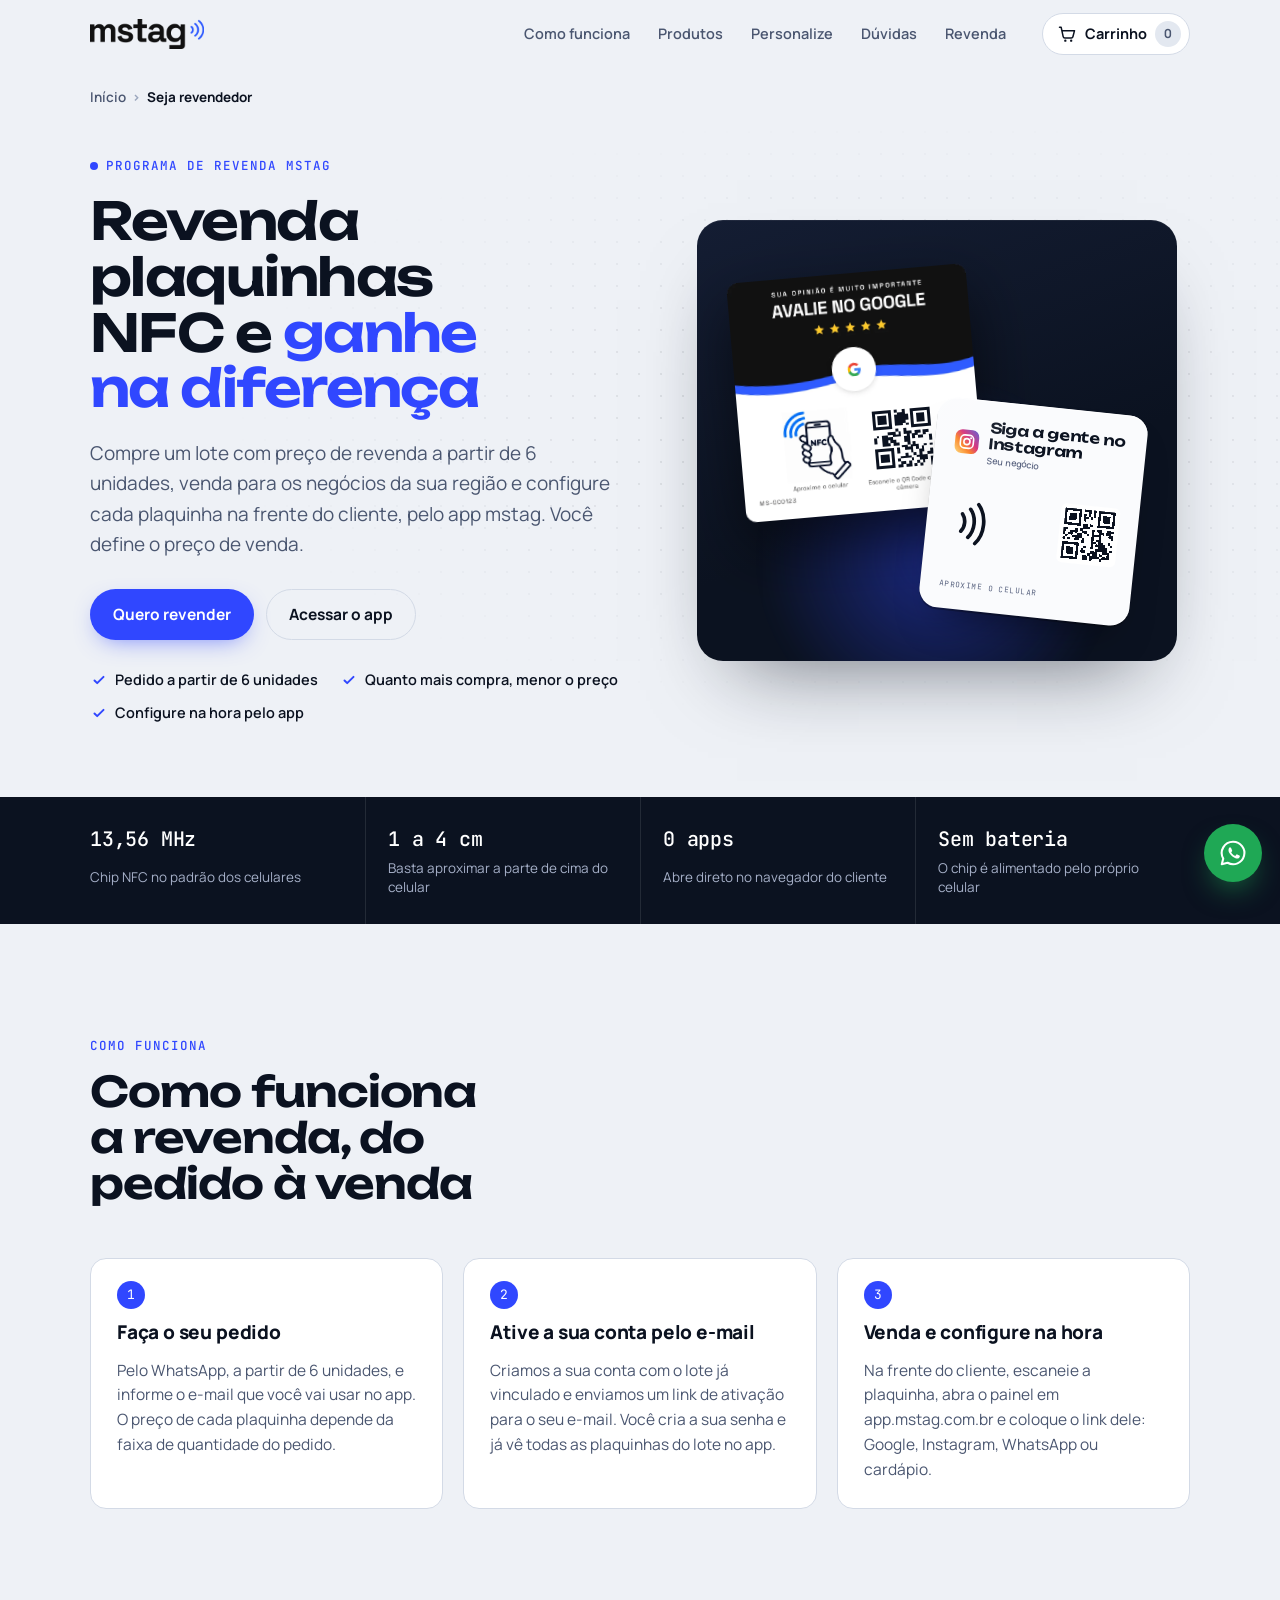
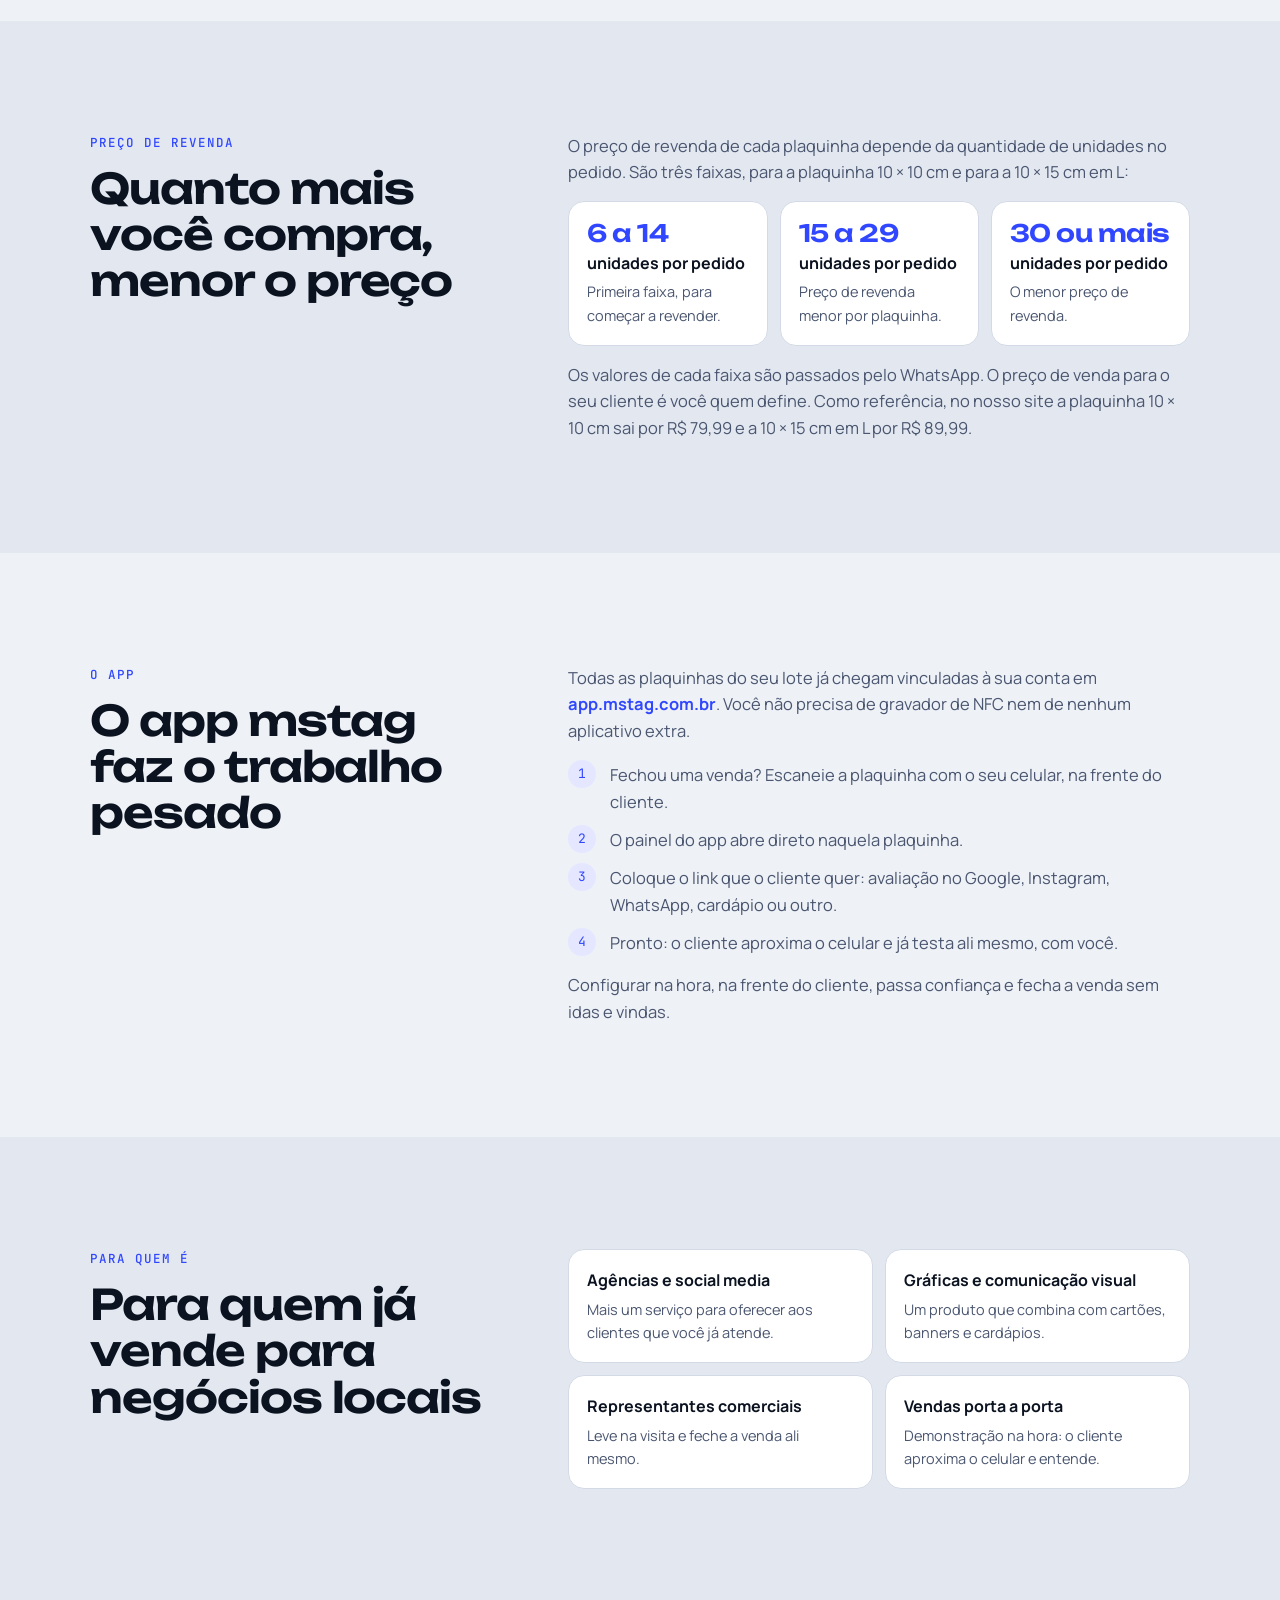
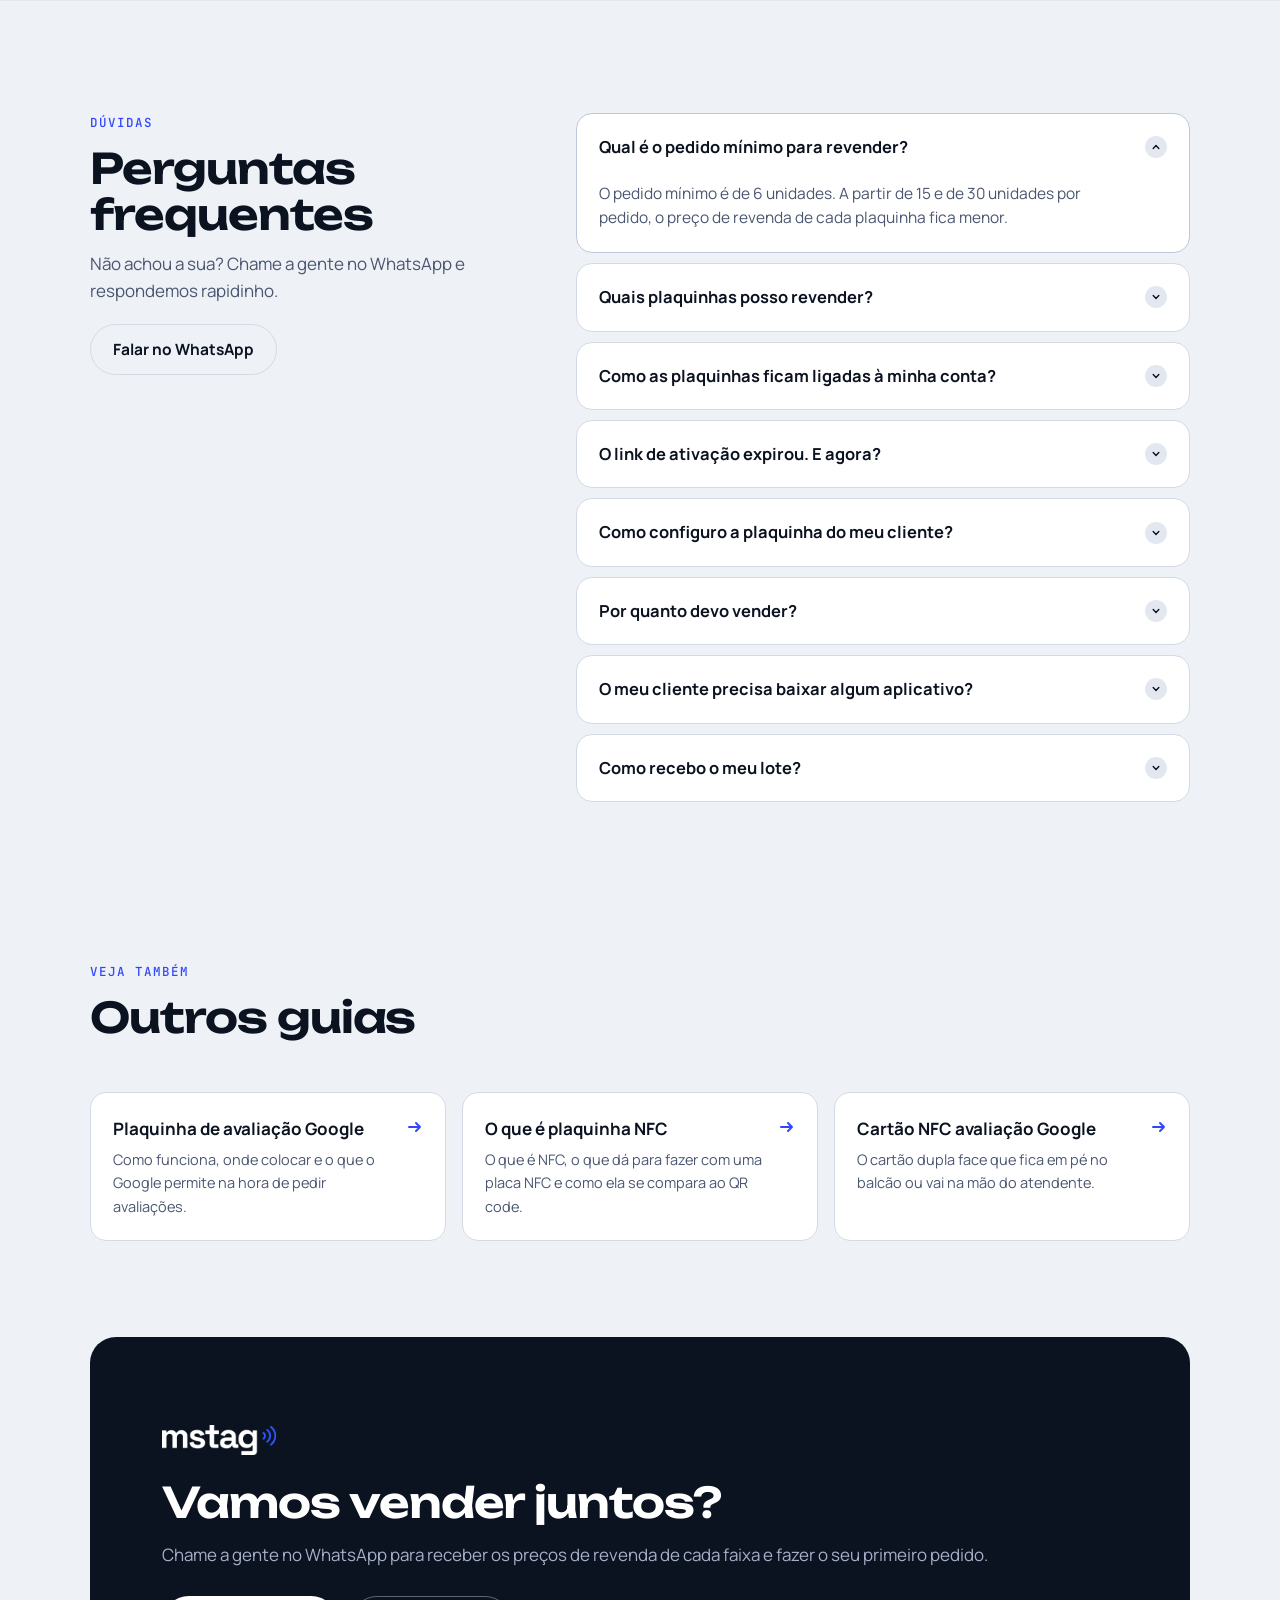
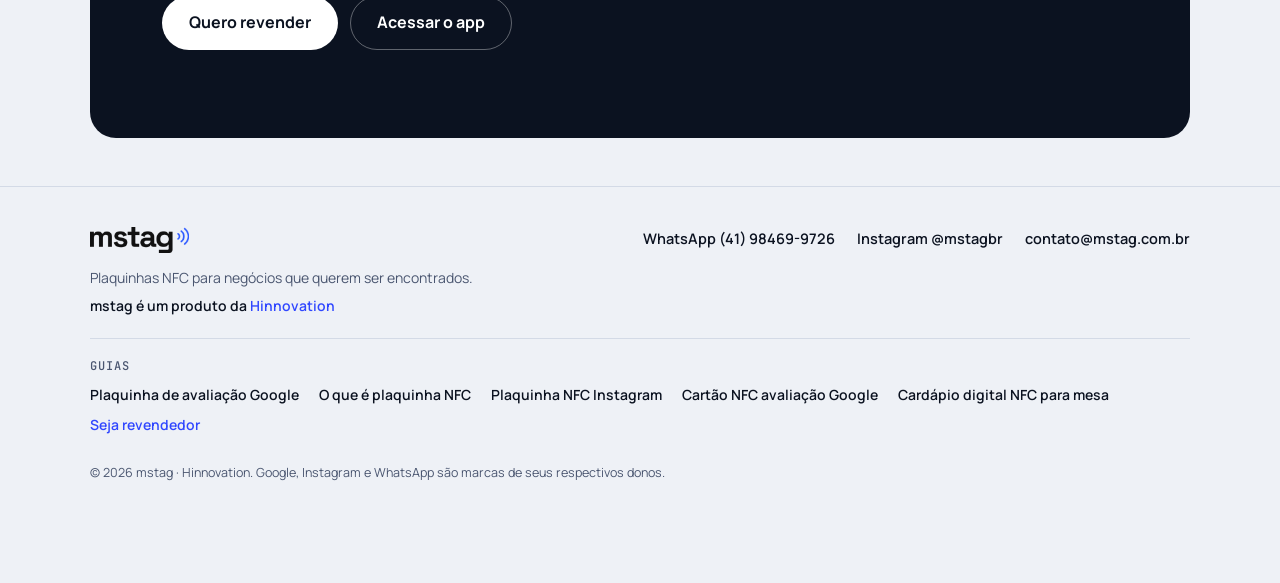
<file: revenda-plaquinha-nfc/index.html>
<!doctype html>
<html lang="pt-BR">
<head>
  <meta charset="utf-8">
  <meta name="viewport" content="width=device-width, initial-scale=1, viewport-fit=cover">
  <title>Revenda Plaquinha NFC: seja um revendedor mstag | mstag</title>
  <meta name="description" content="Revenda plaquinhas NFC de avaliação Google, Instagram e WhatsApp. Compre a partir de 6 unidades com preço de revenda e configure cada placa na hora pelo app mstag.">
  <meta name="robots" content="index, follow, max-image-preview:large, max-snippet:-1">
  <link rel="canonical" href="https://mstag.com.br/revenda-plaquinha-nfc/">
  <meta property="og:type" content="website">
  <meta property="og:locale" content="pt_BR">
  <meta property="og:site_name" content="mstag">
  <meta property="og:url" content="https://mstag.com.br/revenda-plaquinha-nfc/">
  <meta property="og:title" content="Revenda plaquinhas NFC e ganhe na diferença | mstag">
  <meta property="og:description" content="Revenda plaquinhas NFC de avaliação Google, Instagram e WhatsApp. Compre a partir de 6 unidades com preço de revenda e configure cada placa na hora pelo app mstag.">
  <meta property="og:image" content="https://mstag.com.br/assets/og/revenda-plaquinha-nfc.jpg">
  <meta property="og:image:width" content="1200">
  <meta property="og:image:height" content="630">
  <meta name="twitter:card" content="summary_large_image">
  <meta name="twitter:title" content="Revenda plaquinhas NFC e ganhe na diferença">
  <meta name="twitter:description" content="Revenda plaquinhas NFC de avaliação Google, Instagram e WhatsApp. Compre a partir de 6 unidades com preço de revenda e configure cada placa na hora pelo app mstag.">
  <meta name="twitter:image" content="https://mstag.com.br/assets/og/revenda-plaquinha-nfc.jpg">
  <meta name="theme-color" content="#0B1220">
  <link rel="icon" href="../favicon.ico" sizes="48x48">
  <link rel="icon" href="../assets/logo/favicon-192.png" type="image/png" sizes="192x192">
  <link rel="apple-touch-icon" href="../assets/logo/apple-touch-icon.png">
  <link rel="manifest" href="../site.webmanifest">
  <link rel="preconnect" href="https://fonts.googleapis.com">
  <link rel="preconnect" href="https://fonts.gstatic.com" crossorigin>
  <link rel="stylesheet" href="https://fonts.googleapis.com/css2?family=JetBrains+Mono:wght@400;500&family=Manrope:wght@400;500;600;700;800&family=Unbounded:wght@500;600;700&display=swap">
  <link rel="stylesheet" href="../css/styles.css">
  <script type="application/ld+json">
{
  "@context": "https://schema.org",
  "@graph": [
    {
      "@type": "WebPage",
      "@id": "https://mstag.com.br/revenda-plaquinha-nfc/#pagina",
      "url": "https://mstag.com.br/revenda-plaquinha-nfc/",
      "name": "Revenda Plaquinha NFC: seja um revendedor mstag | mstag",
      "description": "Revenda plaquinhas NFC de avaliação Google, Instagram e WhatsApp. Compre a partir de 6 unidades com preço de revenda e configure cada placa na hora pelo app mstag.",
      "inLanguage": "pt-BR",
      "isPartOf": {
        "@id": "https://mstag.com.br/#site"
      },
      "about": {
        "@id": "https://mstag.com.br/#empresa"
      },
      "breadcrumb": {
        "@id": "https://mstag.com.br/revenda-plaquinha-nfc/#migalhas"
      },
      "primaryImageOfPage": "https://mstag.com.br/assets/og/revenda-plaquinha-nfc.jpg",
      "dateModified": "2026-10-12"
    },
    {
      "@type": "BreadcrumbList",
      "@id": "https://mstag.com.br/revenda-plaquinha-nfc/#migalhas",
      "itemListElement": [
        {
          "@type": "ListItem",
          "position": 1,
          "name": "Início",
          "item": "https://mstag.com.br/"
        },
        {
          "@type": "ListItem",
          "position": 2,
          "name": "Seja revendedor",
          "item": "https://mstag.com.br/revenda-plaquinha-nfc/"
        }
      ]
    },
    {
      "@type": "FAQPage",
      "mainEntity": [
        {
          "@type": "Question",
          "name": "Qual é o pedido mínimo para revender?",
          "acceptedAnswer": {
            "@type": "Answer",
            "text": "O pedido mínimo é de 6 unidades. A partir de 15 e de 30 unidades por pedido, o preço de revenda de cada plaquinha fica menor."
          }
        },
        {
          "@type": "Question",
          "name": "Quais plaquinhas posso revender?",
          "acceptedAnswer": {
            "@type": "Answer",
            "text": "A plaquinha 10 × 10 cm e a plaquinha 10 × 15 cm em L. Cada tamanho tem o seu preço de revenda em cada faixa de quantidade."
          }
        },
        {
          "@type": "Question",
          "name": "Como as plaquinhas ficam ligadas à minha conta?",
          "acceptedAnswer": {
            "@type": "Answer",
            "text": "Quando o pedido é confirmado, a gente cria a sua conta com o lote já vinculado e envia um e-mail com um link de ativação. Você cria a sua própria senha e entra em app.mstag.com.br com todas as plaquinhas do lote na conta. Não precisa escanear nada para ativar."
          }
        },
        {
          "@type": "Question",
          "name": "O link de ativação expirou. E agora?",
          "acceptedAnswer": {
            "@type": "Answer",
            "text": "Por segurança, o link de ativação vale por 48 horas e nenhuma senha é enviada por e-mail. Se ele expirar, chame a gente no WhatsApp que enviamos um novo link."
          }
        },
        {
          "@type": "Question",
          "name": "Como configuro a plaquinha do meu cliente?",
          "acceptedAnswer": {
            "@type": "Answer",
            "text": "Escaneie a plaquinha, abra o painel em app.mstag.com.br e coloque o link que o cliente quer. Dá para fazer na hora, na frente dele."
          }
        },
        {
          "@type": "Question",
          "name": "Por quanto devo vender?",
          "acceptedAnswer": {
            "@type": "Answer",
            "text": "Você define o seu preço de venda. Como referência, no site da mstag a plaquinha 10 × 10 cm sai por R$ 79,99 e a 10 × 15 cm em L por R$ 89,99."
          }
        },
        {
          "@type": "Question",
          "name": "O meu cliente precisa baixar algum aplicativo?",
          "acceptedAnswer": {
            "@type": "Answer",
            "text": "Não. O cliente dele só aproxima o celular ou aponta a câmera no QR code. O app é só para você, revendedor, configurar as plaquinhas."
          }
        },
        {
          "@type": "Question",
          "name": "Como recebo o meu lote?",
          "acceptedAnswer": {
            "@type": "Answer",
            "text": "Enviamos para todo o Brasil. O frete é calculado pelo seu CEP no atendimento pelo WhatsApp."
          }
        }
      ]
    }
  ]
}
  </script>
</head>
<!-- Página gerada por tools/seo.mjs a partir de tools/paginas.mjs. Edite lá e rode: node tools/seo.mjs -->
<body data-home="../">
  <a class="skip" href="../#produtos">Pular para os produtos</a>

  <header class="topbar" id="topo">
    <div class="wrap topbar__in">
      <a class="logo" href="../" aria-label="mstag, voltar ao início">
        <img class="logo__img" src="../assets/logo/mstag-preto-azul.png" alt="mstag" width="608" height="160">
      </a>
      <nav class="nav" aria-label="Seções">
        <a href="#como-funciona">Como funciona</a>
        <a href="../#produtos">Produtos</a>
        <a href="../#personalize">Personalize</a>
        <a href="#duvidas">Dúvidas</a>
        <a href="../revenda-plaquinha-nfc/" aria-current="page">Revenda</a>
      </nav>
      <button class="cart-btn" type="button" id="abrirCarrinho" aria-label="Abrir carrinho">
        <svg viewBox="0 0 24 24" aria-hidden="true"><path d="M3 4h2l2.4 11.2a2 2 0 0 0 2 1.6h7.7a2 2 0 0 0 2-1.5L21 8H6.2" fill="none" stroke="currentColor" stroke-width="1.8" stroke-linecap="round" stroke-linejoin="round"/><circle cx="10" cy="20" r="1.4" fill="currentColor"/><circle cx="17" cy="20" r="1.4" fill="currentColor"/></svg>
        <span>Carrinho</span>
        <b class="cart-btn__count" id="contadorCarrinho" data-zero="true">0</b>
      </button>
    </div>
  </header>

  <main>
    <nav class="crumbs wrap" aria-label="Você está em">
      <ol>
        <li><a href="../">Início</a></li>
        <li aria-current="page">Seja revendedor</li>
      </ol>
    </nav>

    <section class="hero lp-hero">
      <div class="wrap hero__in">
        <div class="hero__copy">
          <h1 class="hero__title">
            <span class="eyebrow hero__kicker"><span class="pulse" aria-hidden="true"></span> Programa de revenda mstag</span>
            <span class="hero__big lp-big">Revenda plaquinhas NFC e <em>ganhe na diferença</em></span>
          </h1>
          <p class="hero__lead">Compre um lote com preço de revenda a partir de 6 unidades, venda para os negócios da sua região e configure cada plaquinha na frente do cliente, pelo app mstag. Você define o preço de venda.</p>
          <div class="hero__ctas">
            <a class="btn btn--primary" data-whats="Olá! 👋 Quero ser revendedor mstag. Pode me passar os preços de revenda?" href="#" target="_blank" rel="noopener">Quero revender</a>
            <a class="btn btn--ghost" href="https://app.mstag.com.br" target="_blank" rel="noopener">Acessar o app</a>
          </div>
          <ul class="hero__proof">
            <li><svg viewBox="0 0 20 20" aria-hidden="true"><path d="m5 10.5 3 3 7-7" fill="none" stroke="currentColor" stroke-width="2.2" stroke-linecap="round" stroke-linejoin="round"/></svg>Pedido a partir de 6 unidades</li>
            <li><svg viewBox="0 0 20 20" aria-hidden="true"><path d="m5 10.5 3 3 7-7" fill="none" stroke="currentColor" stroke-width="2.2" stroke-linecap="round" stroke-linejoin="round"/></svg>Quanto mais compra, menor o preço</li>
            <li><svg viewBox="0 0 20 20" aria-hidden="true"><path d="m5 10.5 3 3 7-7" fill="none" stroke="currentColor" stroke-width="2.2" stroke-linecap="round" stroke-linejoin="round"/></svg>Configure na hora pelo app</li>
          </ul>
        </div>
        <div class="lp-visual lp-visual--duo">
          <div class="lp-visual__glow" aria-hidden="true"></div>
          <div class="lp-visual__placa"><div class="pc pc--square"><img src="../assets/placas/google-10x10-preto-azul.webp" alt="Placa NFC de avaliação Google, Linha Clássica, 10 × 10 cm, preto e azul" width="800" height="800" decoding="async"><span class="pc__logo"><svg viewBox="0 0 48 48" aria-hidden="true"><circle cx="24" cy="24" r="23" fill="#fff"/><path d="M35.5 24.3c0-.9-.1-1.7-.2-2.5H24v4.8h6.5a5.6 5.6 0 0 1-2.4 3.6v3h3.9c2.2-2.1 3.5-5.1 3.5-8.9Z" fill="#4285F4"/><path d="M24 36c3.2 0 6-1.1 8-2.9l-3.9-3c-1.1.7-2.5 1.2-4.1 1.2-3.1 0-5.8-2.1-6.7-5h-4v3.1A12 12 0 0 0 24 36Z" fill="#34A853"/><path d="M17.3 26.3a7.2 7.2 0 0 1 0-4.6v-3.1h-4a12 12 0 0 0 0 10.8l4-3.1Z" fill="#FBBC05"/><path d="M24 16.8c1.8 0 3.3.6 4.6 1.8l3.4-3.4A12 12 0 0 0 13.3 18.6l4 3.1c.9-2.9 3.6-4.9 6.7-4.9Z" fill="#EA4335"/></svg></span><span class="pc__qr"><svg viewBox="0 0 21 21" shape-rendering="crispEdges" aria-hidden="true"><g fill="#0B1220"><rect x="8" y="0" width="1" height="1"/><rect x="11" y="0" width="1" height="1"/><rect x="9" y="1" width="1" height="1"/><rect x="10" y="1" width="1" height="1"/><rect x="11" y="1" width="1" height="1"/><rect x="8" y="2" width="1" height="1"/><rect x="9" y="2" width="1" height="1"/><rect x="10" y="2" width="1" height="1"/><rect x="11" y="2" width="1" height="1"/><rect x="12" y="2" width="1" height="1"/><rect x="8" y="3" width="1" height="1"/><rect x="9" y="3" width="1" height="1"/><rect x="10" y="3" width="1" height="1"/><rect x="11" y="3" width="1" height="1"/><rect x="12" y="3" width="1" height="1"/><rect x="8" y="4" width="1" height="1"/><rect x="9" y="4" width="1" height="1"/><rect x="10" y="4" width="1" height="1"/><rect x="11" y="4" width="1" height="1"/><rect x="8" y="5" width="1" height="1"/><rect x="9" y="5" width="1" height="1"/><rect x="10" y="5" width="1" height="1"/><rect x="12" y="5" width="1" height="1"/><rect x="8" y="7" width="1" height="1"/><rect x="11" y="7" width="1" height="1"/><rect x="5" y="8" width="1" height="1"/><rect x="6" y="8" width="1" height="1"/><rect x="7" y="8" width="1" height="1"/><rect x="9" y="8" width="1" height="1"/><rect x="11" y="8" width="1" height="1"/><rect x="12" y="8" width="1" height="1"/><rect x="13" y="8" width="1" height="1"/><rect x="15" y="8" width="1" height="1"/><rect x="16" y="8" width="1" height="1"/><rect x="18" y="8" width="1" height="1"/><rect x="19" y="8" width="1" height="1"/><rect x="1" y="9" width="1" height="1"/><rect x="3" y="9" width="1" height="1"/><rect x="4" y="9" width="1" height="1"/><rect x="7" y="9" width="1" height="1"/><rect x="8" y="9" width="1" height="1"/><rect x="9" y="9" width="1" height="1"/><rect x="12" y="9" width="1" height="1"/><rect x="14" y="9" width="1" height="1"/><rect x="15" y="9" width="1" height="1"/><rect x="18" y="9" width="1" height="1"/><rect x="0" y="10" width="1" height="1"/><rect x="3" y="10" width="1" height="1"/><rect x="4" y="10" width="1" height="1"/><rect x="5" y="10" width="1" height="1"/><rect x="6" y="10" width="1" height="1"/><rect x="11" y="10" width="1" height="1"/><rect x="12" y="10" width="1" height="1"/><rect x="14" y="10" width="1" height="1"/><rect x="16" y="10" width="1" height="1"/><rect x="17" y="10" width="1" height="1"/><rect x="20" y="10" width="1" height="1"/><rect x="0" y="11" width="1" height="1"/><rect x="3" y="11" width="1" height="1"/><rect x="4" y="11" width="1" height="1"/><rect x="6" y="11" width="1" height="1"/><rect x="7" y="11" width="1" height="1"/><rect x="11" y="11" width="1" height="1"/><rect x="12" y="11" width="1" height="1"/><rect x="20" y="11" width="1" height="1"/><rect x="3" y="12" width="1" height="1"/><rect x="4" y="12" width="1" height="1"/><rect x="5" y="12" width="1" height="1"/><rect x="7" y="12" width="1" height="1"/><rect x="8" y="12" width="1" height="1"/><rect x="12" y="12" width="1" height="1"/><rect x="14" y="12" width="1" height="1"/><rect x="10" y="13" width="1" height="1"/><rect x="11" y="13" width="1" height="1"/><rect x="13" y="13" width="1" height="1"/><rect x="14" y="13" width="1" height="1"/><rect x="15" y="13" width="1" height="1"/><rect x="18" y="13" width="1" height="1"/><rect x="20" y="13" width="1" height="1"/><rect x="8" y="14" width="1" height="1"/><rect x="11" y="14" width="1" height="1"/><rect x="12" y="14" width="1" height="1"/><rect x="13" y="14" width="1" height="1"/><rect x="15" y="14" width="1" height="1"/><rect x="17" y="14" width="1" height="1"/><rect x="8" y="15" width="1" height="1"/><rect x="13" y="15" width="1" height="1"/><rect x="16" y="15" width="1" height="1"/><rect x="17" y="15" width="1" height="1"/><rect x="20" y="15" width="1" height="1"/><rect x="11" y="16" width="1" height="1"/><rect x="14" y="16" width="1" height="1"/><rect x="16" y="16" width="1" height="1"/><rect x="19" y="16" width="1" height="1"/><rect x="20" y="16" width="1" height="1"/><rect x="9" y="17" width="1" height="1"/><rect x="10" y="17" width="1" height="1"/><rect x="11" y="17" width="1" height="1"/><rect x="12" y="17" width="1" height="1"/><rect x="15" y="17" width="1" height="1"/><rect x="16" y="17" width="1" height="1"/><rect x="17" y="17" width="1" height="1"/><rect x="18" y="17" width="1" height="1"/><rect x="8" y="18" width="1" height="1"/><rect x="13" y="18" width="1" height="1"/><rect x="16" y="18" width="1" height="1"/><rect x="17" y="18" width="1" height="1"/><rect x="18" y="18" width="1" height="1"/><rect x="20" y="18" width="1" height="1"/><rect x="9" y="19" width="1" height="1"/><rect x="10" y="19" width="1" height="1"/><rect x="12" y="19" width="1" height="1"/><rect x="15" y="19" width="1" height="1"/><rect x="17" y="19" width="1" height="1"/><rect x="20" y="19" width="1" height="1"/><rect x="8" y="20" width="1" height="1"/><rect x="9" y="20" width="1" height="1"/><rect x="11" y="20" width="1" height="1"/><rect x="12" y="20" width="1" height="1"/><rect x="14" y="20" width="1" height="1"/><rect x="16" y="20" width="1" height="1"/><rect x="20" y="20" width="1" height="1"/></g><rect x="0" y="0" width="7" height="7" fill="#0B1220"/><rect x="1" y="1" width="5" height="5" fill="#fff"/><rect x="2" y="2" width="3" height="3" fill="#0B1220"/><rect x="14" y="0" width="7" height="7" fill="#0B1220"/><rect x="15" y="1" width="5" height="5" fill="#fff"/><rect x="16" y="2" width="3" height="3" fill="#0B1220"/><rect x="0" y="14" width="7" height="7" fill="#0B1220"/><rect x="1" y="15" width="5" height="5" fill="#fff"/><rect x="2" y="16" width="3" height="3" fill="#0B1220"/></svg></span></div></div>
          <div class="lp-visual__tech" data-plate="instagram" data-cor="light" aria-hidden="true"></div>
        </div>
      </div>
    </section>

    <section class="specs" aria-label="Especificações técnicas">
      <div class="wrap specs__in">
        <div class="spec"><b class="mono">13,56 MHz</b><span>Chip NFC no padrão dos celulares</span></div>
        <div class="spec"><b class="mono">1 a 4 cm</b><span>Basta aproximar a parte de cima do celular</span></div>
        <div class="spec"><b class="mono">0 apps</b><span>Abre direto no navegador do cliente</span></div>
        <div class="spec"><b class="mono">Sem bateria</b><span>O chip é alimentado pelo próprio celular</span></div>
      </div>
    </section>

    <section class="section" id="como-funciona">
      <div class="wrap">
        <header class="section__head">
          <p class="eyebrow">Como funciona</p>
          <h2>Como funciona a revenda, do pedido à venda</h2>
        </header>
        <ol class="steps steps--text">
          <li class="step"><span class="step__n mono">1</span><h3>Faça o seu pedido</h3><p>Pelo WhatsApp, a partir de 6 unidades, e informe o e-mail que você vai usar no app. O preço de cada plaquinha depende da faixa de quantidade do pedido.</p></li>
          <li class="step"><span class="step__n mono">2</span><h3>Ative a sua conta pelo e-mail</h3><p>Criamos a sua conta com o lote já vinculado e enviamos um link de ativação para o seu e-mail. Você cria a sua senha e já vê todas as plaquinhas do lote no app.</p></li>
          <li class="step"><span class="step__n mono">3</span><h3>Venda e configure na hora</h3><p>Na frente do cliente, escaneie a plaquinha, abra o painel em app.mstag.com.br e coloque o link dele: Google, Instagram, WhatsApp ou cardápio.</p></li>
        </ol>
      </div>
    </section>

    <section class="section section--alt">
      <div class="wrap lp-sec">
        <header class="section__head">
          <p class="eyebrow">Preço de revenda</p>
          <h2>Quanto mais você compra, menor o preço</h2>
        </header>
        <div class="prose">
          <p>O preço de revenda de cada plaquinha depende da quantidade de unidades no pedido. São três faixas, para a plaquinha 10 × 10 cm e para a 10 × 15 cm em L:</p>
          <ul class="lp-grid-list lp-faixas">
          <li><span class="lp-faixas__q">6 a 14</span><b>unidades por pedido</b><span>Primeira faixa, para começar a revender.</span></li>
          <li><span class="lp-faixas__q">15 a 29</span><b>unidades por pedido</b><span>Preço de revenda menor por plaquinha.</span></li>
          <li><span class="lp-faixas__q">30 ou mais</span><b>unidades por pedido</b><span>O menor preço de revenda.</span></li>
          </ul>
          <p>Os valores de cada faixa são passados pelo WhatsApp. O preço de venda para o seu cliente é você quem define. Como referência, no nosso site a plaquinha 10 × 10 cm sai por R$ 79,99 e a 10 × 15 cm em L por R$ 89,99.</p>
        </div>
      </div>
    </section>

    <section class="section">
      <div class="wrap lp-sec">
        <header class="section__head">
          <p class="eyebrow">O app</p>
          <h2>O app mstag faz o trabalho pesado</h2>
        </header>
        <div class="prose">
          <p>Todas as plaquinhas do seu lote já chegam vinculadas à sua conta em <a href="https://app.mstag.com.br" target="_blank" rel="noopener">app.mstag.com.br</a>. Você não precisa de gravador de NFC nem de nenhum aplicativo extra.</p>
          <ol class="lp-ol">
          <li>Fechou uma venda? Escaneie a plaquinha com o seu celular, na frente do cliente.</li>
          <li>O painel do app abre direto naquela plaquinha.</li>
          <li>Coloque o link que o cliente quer: avaliação no Google, Instagram, WhatsApp, cardápio ou outro.</li>
          <li>Pronto: o cliente aproxima o celular e já testa ali mesmo, com você.</li>
          </ol>
          <p>Configurar na hora, na frente do cliente, passa confiança e fecha a venda sem idas e vindas.</p>
        </div>
      </div>
    </section>

    <section class="section section--alt">
      <div class="wrap lp-sec">
        <header class="section__head">
          <p class="eyebrow">Para quem é</p>
          <h2>Para quem já vende para negócios locais</h2>
        </header>
        <div class="prose">
          <ul class="lp-grid-list">
          <li><b>Agências e social media</b><span>Mais um serviço para oferecer aos clientes que você já atende.</span></li>
          <li><b>Gráficas e comunicação visual</b><span>Um produto que combina com cartões, banners e cardápios.</span></li>
          <li><b>Representantes comerciais</b><span>Leve na visita e feche a venda ali mesmo.</span></li>
          <li><b>Vendas porta a porta</b><span>Demonstração na hora: o cliente aproxima o celular e entende.</span></li>
          </ul>
        </div>
      </div>
    </section>


    <section class="section" id="duvidas">
      <div class="wrap faq">
        <header class="section__head">
          <p class="eyebrow">Dúvidas</p>
          <h2>Perguntas frequentes</h2>
          <p class="section__lead">Não achou a sua? Chame a gente no WhatsApp e respondemos rapidinho.</p>
          <a class="btn btn--ghost" data-whats="Olá! Tenho uma dúvida sobre: Seja revendedor." href="#" target="_blank" rel="noopener">Falar no WhatsApp</a>
        </header>
        <div class="faq__list">
          <details open>
            <summary>Qual é o pedido mínimo para revender?</summary>
            <p>O pedido mínimo é de 6 unidades. A partir de 15 e de 30 unidades por pedido, o preço de revenda de cada plaquinha fica menor.</p>
          </details>
          <details>
            <summary>Quais plaquinhas posso revender?</summary>
            <p>A plaquinha 10 × 10 cm e a plaquinha 10 × 15 cm em L. Cada tamanho tem o seu preço de revenda em cada faixa de quantidade.</p>
          </details>
          <details>
            <summary>Como as plaquinhas ficam ligadas à minha conta?</summary>
            <p>Quando o pedido é confirmado, a gente cria a sua conta com o lote já vinculado e envia um e-mail com um link de ativação. Você cria a sua própria senha e entra em app.mstag.com.br com todas as plaquinhas do lote na conta. Não precisa escanear nada para ativar.</p>
          </details>
          <details>
            <summary>O link de ativação expirou. E agora?</summary>
            <p>Por segurança, o link de ativação vale por 48 horas e nenhuma senha é enviada por e-mail. Se ele expirar, chame a gente no WhatsApp que enviamos um novo link.</p>
          </details>
          <details>
            <summary>Como configuro a plaquinha do meu cliente?</summary>
            <p>Escaneie a plaquinha, abra o painel em app.mstag.com.br e coloque o link que o cliente quer. Dá para fazer na hora, na frente dele.</p>
          </details>
          <details>
            <summary>Por quanto devo vender?</summary>
            <p>Você define o seu preço de venda. Como referência, no site da mstag a plaquinha 10 × 10 cm sai por R$ 79,99 e a 10 × 15 cm em L por R$ 89,99.</p>
          </details>
          <details>
            <summary>O meu cliente precisa baixar algum aplicativo?</summary>
            <p>Não. O cliente dele só aproxima o celular ou aponta a câmera no QR code. O app é só para você, revendedor, configurar as plaquinhas.</p>
          </details>
          <details>
            <summary>Como recebo o meu lote?</summary>
            <p>Enviamos para todo o Brasil. O frete é calculado pelo seu CEP no atendimento pelo WhatsApp.</p>
          </details>
        </div>
      </div>
    </section>

    <section class="section section--tight">
      <div class="wrap">
        <header class="section__head">
          <p class="eyebrow">Veja também</p>
          <h2>Outros guias</h2>
        </header>
        <div class="related">
          <a class="related__card" href="../plaquinha-avaliacao-google/"><b>Plaquinha de avaliação Google</b><span>Como funciona, onde colocar e o que o Google permite na hora de pedir avaliações.</span><svg viewBox="0 0 20 20" aria-hidden="true"><path d="M4 10h11m-4-4 4 4-4 4" fill="none" stroke="currentColor" stroke-width="2" stroke-linecap="round" stroke-linejoin="round"/></svg></a>
          <a class="related__card" href="../plaquinha-nfc/"><b>O que é plaquinha NFC</b><span>O que é NFC, o que dá para fazer com uma placa NFC e como ela se compara ao QR code.</span><svg viewBox="0 0 20 20" aria-hidden="true"><path d="M4 10h11m-4-4 4 4-4 4" fill="none" stroke="currentColor" stroke-width="2" stroke-linecap="round" stroke-linejoin="round"/></svg></a>
          <a class="related__card" href="../cartao-nfc-avaliacao-google/"><b>Cartão NFC avaliação Google</b><span>O cartão dupla face que fica em pé no balcão ou vai na mão do atendente.</span><svg viewBox="0 0 20 20" aria-hidden="true"><path d="M4 10h11m-4-4 4 4-4 4" fill="none" stroke="currentColor" stroke-width="2" stroke-linecap="round" stroke-linejoin="round"/></svg></a>
        </div>
      </div>
    </section>

    <section class="section section--tight">
      <div class="wrap">
        <div class="final">
          <div class="final__waves" aria-hidden="true"><i></i><i></i><i></i></div>
          <img class="final__logo" src="../assets/logo/mstag-branco-azul.png" alt="mstag" width="608" height="160" loading="lazy">
          <h2>Vamos vender juntos?</h2>
          <p>Chame a gente no WhatsApp para receber os preços de revenda de cada faixa e fazer o seu primeiro pedido.</p>
          <div class="hero__ctas">
            <a class="btn btn--light btn--lg" data-whats="Olá! 👋 Quero ser revendedor mstag. Pode me passar os preços de revenda?" href="#" target="_blank" rel="noopener">Quero revender</a>
            <a class="btn btn--outline-light btn--lg" href="https://app.mstag.com.br" target="_blank" rel="noopener">Acessar o app</a>
          </div>
        </div>
      </div>
    </section>
  </main>

  <footer class="footer">
    <div class="wrap footer__in">
      <div>
        <a class="logo logo--sm" href="../" aria-label="mstag, voltar ao início"><img class="logo__img" src="../assets/logo/mstag-preto-azul.png" alt="mstag" width="608" height="160" loading="lazy"></a>
        <p class="muted">Plaquinhas NFC para negócios que querem ser encontrados.</p>
        <p class="footer__maker">mstag é um produto da <a id="linkEmpresa" href="https://hinnovation.com.br" target="_blank" rel="noopener">Hinnovation</a></p>
      </div>
      <ul class="footer__links">
        <li><a data-whats="Olá! Vim pelo site da mstag." href="#" target="_blank" rel="noopener">WhatsApp <span data-loja="whatsappExibicao">(41) 98469-9726</span></a></li>
        <li><a id="linkInstagram" href="https://instagram.com/mstagbr" target="_blank" rel="noopener">Instagram @mstagbr</a></li>
        <li><span data-loja="email">contato@mstag.com.br</span></li>
      </ul>
      <nav class="footer__guias" aria-label="Guias">
        <b>Guias</b>
        <!--SEO-GUIAS-START (gerado por tools/seo.mjs)-->
        <ul>
          <li><a href="../plaquinha-avaliacao-google/">Plaquinha de avaliação Google</a></li>
          <li><a href="../plaquinha-nfc/">O que é plaquinha NFC</a></li>
          <li><a href="../plaquinha-nfc-instagram/">Plaquinha NFC Instagram</a></li>
          <li><a href="../cartao-nfc-avaliacao-google/">Cartão NFC avaliação Google</a></li>
          <li><a href="../cardapio-digital-nfc/">Cardápio digital NFC para mesa</a></li>
          <li><a href="../revenda-plaquinha-nfc/" aria-current="page">Seja revendedor</a></li>
        </ul>
        <!--SEO-GUIAS-END-->
      </nav>
      <p class="footer__copy muted">© <span id="ano">2026</span> mstag · Hinnovation. Google, Instagram e WhatsApp são marcas de seus respectivos donos.</p>
    </div>
  </footer>

  <!-- WhatsApp flutuante -->
  <a class="float-whats" data-whats="Olá! Vim pelo site e quero uma plaquinha NFC." href="#" target="_blank" rel="noopener" aria-label="Falar no WhatsApp">
    <svg viewBox="0 0 32 32" aria-hidden="true"><path d="M16 4a12 12 0 0 0-10.4 18L4 28l6.2-1.6A12 12 0 1 0 16 4Z" fill="none" stroke="currentColor" stroke-width="2.2" stroke-linejoin="round"/><path d="M11.6 10.8c.3-.6.6-.6 1-.6h.8c.2 0 .5 0 .7.6l1 2.4c.1.3 0 .6-.1.8l-.7.9c-.2.2-.2.5 0 .8.5.9 1.9 2.6 3.8 3.3.3.1.5 0 .7-.2l.9-1.1c.2-.3.5-.3.8-.2l2.3 1.1c.3.2.5.3.5.5 0 .6-.2 1.6-1 2.2-.9.7-2.3.8-4.2 0-3.4-1.5-5.6-4.7-6.1-5.6-.5-.8-1.3-2.6-.4-4.9Z" fill="currentColor"/></svg>
  </a>

  <!-- Carrinho -->
  <div class="drawer" id="carrinho" hidden>
    <div class="drawer__scrim" data-fechar></div>
    <aside class="drawer__panel" role="dialog" aria-modal="true" aria-labelledby="tituloCarrinho">
      <header class="drawer__head">
        <h2 id="tituloCarrinho">Seu carrinho</h2>
        <button class="icon-btn" type="button" data-fechar aria-label="Fechar carrinho">
          <svg viewBox="0 0 20 20" aria-hidden="true"><path d="m5 5 10 10M15 5 5 15" stroke="currentColor" stroke-width="2" stroke-linecap="round"/></svg>
        </button>
      </header>
      <div class="drawer__body" id="itensCarrinho"></div>
      <footer class="drawer__foot" id="rodapeCarrinho">
        <div class="atacado" id="checkoutAtacado" hidden>
          <b class="atacado__titulo">Consulte os preços para empresas e revendedores</b>
          <a class="btn btn--whats btn--lg btn--block" id="falarAtacado" href="#" target="_blank" rel="noopener">
            <svg viewBox="0 0 32 32" aria-hidden="true"><path d="M16 4a12 12 0 0 0-10.4 18L4 28l6.2-1.6A12 12 0 1 0 16 4Z" fill="none" stroke="currentColor" stroke-width="2.4" stroke-linejoin="round"/></svg>
            Falar no WhatsApp
          </a>
        </div>
        <div class="checkout-varejo" id="checkoutVarejo">
        <div class="checkout">
          <div class="field">
            <label for="clienteNome">Seu nome</label>
            <input class="input input--light" id="clienteNome" type="text" maxlength="60" placeholder="Nome e sobrenome" autocomplete="name" required aria-describedby="erroNome">
            <span class="field__erro" id="erroNome" hidden>Digite o seu nome para a gente te atender.</span>
          </div>
          <div class="field">
            <label for="clienteCep">CEP de entrega</label>
            <input class="input input--light" id="clienteCep" type="text" inputmode="numeric" maxlength="9" placeholder="00000-000" autocomplete="postal-code" required aria-describedby="erroCep">
            <span class="field__erro" id="erroCep" hidden>Digite um CEP com 8 números para calcularmos o frete.</span>
            <a class="field__ajuda" href="https://buscacepinter.correios.com.br/app/endereco/index.php" target="_blank" rel="noopener">Não sei o meu CEP</a>
          </div>
        </div>
        <div class="drawer__total">
          <span>Subtotal</span>
          <b id="totalCarrinho">R$ 0,00</b>
        </div>
        <p class="muted small">Frete calculado separadamente, pelo seu CEP, e informado no WhatsApp.</p>
        <a class="btn btn--whats btn--lg btn--block" id="finalizar" href="#" target="_blank" rel="noopener">
          <svg viewBox="0 0 32 32" aria-hidden="true"><path d="M16 4a12 12 0 0 0-10.4 18L4 28l6.2-1.6A12 12 0 1 0 16 4Z" fill="none" stroke="currentColor" stroke-width="2.4" stroke-linejoin="round"/></svg>
          Finalizar pedido no WhatsApp
        </a>
        </div>
      </footer>
    </aside>
  </div>

  <div class="toast" id="toast" role="status" aria-live="polite"></div>

  <script src="../js/config.js"></script>
  <script src="../js/main.js"></script>
</body>
</html>
</file>
<file: css/styles.css>
/* ================================================================
   MS Tag — plaquinhas NFC
   Tokens: papel frio, tinta azul-noite, cobalto (sinal NFC), laranja (preço)
   ================================================================ */
:root {
  --paper: #EEF1F6;
  --paper-2: #E3E8F0;
  --card: #FFFFFF;
  --ink: #0B1220;
  --ink-2: #1A2438;
  --ink-soft: #4A5670;
  --line: #D3DAE6;
  --cobalt: #3047FF;
  --cobalt-2: #5B6DFF;
  --cobalt-soft: #E4E7FF;
  --signal: #FF6A3D;
  --whats: #1FA855;

  --f-display: "Unbounded", "Manrope", system-ui, sans-serif;
  --f-body: "Manrope", system-ui, -apple-system, "Segoe UI", sans-serif;
  --f-mono: "JetBrains Mono", ui-monospace, "SFMono-Regular", Menlo, monospace;

  --ease-out: cubic-bezier(0.23, 1, 0.32, 1);
  --ease-in-out: cubic-bezier(0.77, 0, 0.175, 1);
  --ease-drawer: cubic-bezier(0.32, 0.72, 0, 1);

  --r-sm: 10px;
  --r-md: 16px;
  --r-lg: 26px;
  --gutter: clamp(16px, 4vw, 40px);
  --maxw: 1180px;

  color-scheme: light;
}

*, *::before, *::after { box-sizing: border-box; }
html { scroll-behavior: smooth; -webkit-text-size-adjust: 100%; }
body {
  margin: 0;
  background: var(--paper);
  color: var(--ink);
  font-family: var(--f-body);
  font-size: 16px;
  line-height: 1.6;
  -webkit-font-smoothing: antialiased;
  text-rendering: optimizeLegibility;
  overflow-x: hidden;
}
img, svg { max-width: 100%; display: block; }
a { color: inherit; }
h1, h2, h3 { margin: 0; text-wrap: balance; }
p { margin: 0; }
button, input { font: inherit; color: inherit; }
[hidden] { display: none !important; }
:focus-visible { outline: 2px solid var(--cobalt); outline-offset: 3px; border-radius: 6px; }

.wrap { width: 100%; max-width: var(--maxw); margin-inline: auto; padding-inline: var(--gutter); }
.mono { font-family: var(--f-mono); font-feature-settings: "zero" 0; }
.muted { color: var(--ink-soft); }
.small { font-size: 13px; }

.skip { position: absolute; left: -9999px; top: 8px; background: var(--ink); color: #fff; padding: 8px 14px; border-radius: 8px; z-index: 100; }
.skip:focus { left: 8px; }

.eyebrow {
  display: inline-flex; align-items: center; gap: 8px;
  font-family: var(--f-mono); font-size: 12.5px; font-weight: 500;
  letter-spacing: 0.08em; text-transform: uppercase; color: var(--cobalt);
}
.eyebrow--inv { color: var(--cobalt-2); }
.pulse { width: 8px; height: 8px; border-radius: 50%; background: var(--cobalt); position: relative; }
.pulse::after {
  content: ""; position: absolute; inset: -4px; border-radius: 50%;
  border: 1.5px solid var(--cobalt); opacity: 0;
  animation: ping 2s var(--ease-out) infinite;
}
@keyframes ping { 0% { transform: scale(0.6); opacity: 0.9; } 100% { transform: scale(2.2); opacity: 0; } }

/* ---------- Buttons ---------- */
.btn {
  display: inline-flex; align-items: center; justify-content: center; gap: 10px;
  min-height: 48px; padding: 12px 22px; border-radius: 999px;
  font-weight: 700; font-size: 15.5px; text-decoration: none; cursor: pointer;
  border: 1.5px solid transparent;
  transition: transform 160ms var(--ease-out), background-color 200ms ease, border-color 200ms ease, color 200ms ease, box-shadow 200ms ease;
  -webkit-tap-highlight-color: transparent;
}
.btn svg { width: 18px; height: 18px; flex: none; }
.btn:active { transform: scale(0.97); }
.btn--lg { min-height: 54px; padding-inline: 26px; font-size: 16px; }
.btn--block { width: 100%; }
.btn--primary { background: var(--cobalt); color: #fff; box-shadow: 0 8px 24px -10px rgba(48, 71, 255, 0.7); }
.btn--ghost { background: transparent; border-color: var(--line); color: var(--ink); }
.btn--light { background: #fff; color: var(--ink); }
.btn--outline-light { border-color: rgba(255,255,255,0.35); color: #fff; }
.btn--whats { background: var(--whats); color: #fff; }
.btn--whats svg { width: 20px; height: 20px; }
@media (hover: hover) and (pointer: fine) {
  .btn--primary:hover { background: #2238F0; box-shadow: 0 12px 28px -10px rgba(48, 71, 255, 0.85); }
  .btn--ghost:hover { border-color: var(--ink); }
  .btn--light:hover { background: var(--cobalt-soft); }
  .btn--outline-light:hover { border-color: #fff; }
  .btn--whats:hover { background: #179447; }
}

/* ---------- Topbar ---------- */
.topbar {
  position: sticky; top: env(safe-area-inset-top, 0px); z-index: 40;
  background: rgba(238, 241, 246, 0.82);
  backdrop-filter: saturate(1.4) blur(14px); -webkit-backdrop-filter: saturate(1.4) blur(14px);
  border-bottom: 1px solid transparent;
  transition: border-color 200ms ease;
}
.topbar.is-scrolled { border-bottom-color: var(--line); }
.topbar__in { display: flex; align-items: center; gap: 24px; height: 68px; }
.logo { display: inline-flex; align-items: center; gap: 10px; text-decoration: none; color: var(--ink); }
.logo__mark { width: 32px; height: 32px; color: var(--cobalt); }
.logo__img { display: block; height: 30px; width: auto; }
.logo--sm .logo__img { height: 26px; }
.final__logo { display: block; height: 30px; width: auto; position: relative; margin-bottom: 8px; }
.logo__txt { font-family: var(--f-display); font-weight: 600; font-size: 19px; letter-spacing: -0.01em; }
.logo__txt b { font-weight: 600; color: var(--cobalt); }
.logo--sm .logo__txt { font-size: 17px; }
.nav { display: flex; gap: 4px; margin-left: auto; }
.nav a { text-decoration: none; font-weight: 600; font-size: 14.5px; padding: 8px 12px; border-radius: 999px; color: var(--ink-soft); transition: color 200ms ease, background-color 200ms ease; }
@media (hover: hover) and (pointer: fine) { .nav a:hover { color: var(--ink); background: var(--paper-2); } }
.cart-btn {
  display: inline-flex; align-items: center; gap: 8px; height: 42px; padding: 0 8px 0 14px;
  border-radius: 999px; border: 1.5px solid var(--line); background: var(--card);
  font-weight: 700; font-size: 14.5px; cursor: pointer;
  transition: transform 160ms var(--ease-out), border-color 200ms ease;
}
.cart-btn:active { transform: scale(0.97); }
@media (hover: hover) and (pointer: fine) { .cart-btn:hover { border-color: var(--ink); } }
.cart-btn svg { width: 20px; height: 20px; }
.cart-btn__count {
  min-width: 26px; height: 26px; padding: 0 7px; border-radius: 999px; display: grid; place-items: center;
  background: var(--cobalt); color: #fff; font-size: 12.5px; font-variant-numeric: tabular-nums;
  transition: transform 200ms var(--ease-out), background-color 200ms ease;
}
.cart-btn__count[data-zero="true"] { background: var(--paper-2); color: var(--ink-soft); }
.cart-btn__count.bump { animation: bump 360ms var(--ease-out); }
@keyframes bump { 40% { transform: scale(1.3); } }

/* ---------- Hero ---------- */
.hero { padding-block: clamp(32px, 6vw, 72px) clamp(40px, 6vw, 80px); position: relative; overflow: hidden; }
.hero::before {
  content: ""; position: absolute; inset: 0; pointer-events: none;
  background-image: radial-gradient(circle at 1px 1px, rgba(11, 18, 32, 0.09) 1px, transparent 0);
  background-size: 22px 22px;
  mask-image: radial-gradient(ellipse 70% 60% at 70% 45%, #000 20%, transparent 75%);
  -webkit-mask-image: radial-gradient(ellipse 70% 60% at 70% 45%, #000 20%, transparent 75%);
}
.hero__in { display: grid; grid-template-columns: 1.05fr 1fr; gap: clamp(32px, 5vw, 64px); align-items: center; position: relative; }
.hero__title { display: grid; gap: 18px; margin: 0; }
.hero__kicker { line-height: 1.5; }
.hero__big {
  display: block; font-family: var(--f-display); font-weight: 600;
  font-size: clamp(34px, 5.4vw, 64px); line-height: 1.04; letter-spacing: -0.03em;
}
.hero__big em { font-style: normal; color: var(--cobalt); }
.hero__lead { margin-top: 22px; font-size: clamp(16.5px, 1.6vw, 19px); color: var(--ink-soft); max-width: 34em; }
.hero__ctas { display: flex; flex-wrap: wrap; gap: 12px; margin-top: 30px; }
.hero__proof { list-style: none; padding: 0; margin: 28px 0 0; display: flex; flex-wrap: wrap; gap: 10px 22px; font-weight: 600; font-size: 14.5px; }
.hero__proof li { display: inline-flex; align-items: center; gap: 7px; }
.hero__proof svg { width: 18px; height: 18px; color: var(--cobalt); }

/* ---------- Demo ---------- */
.demo { display: grid; gap: 18px; justify-items: center; }
.demo__stage {
  position: relative; width: 100%; max-width: 480px; aspect-ratio: 1 / 0.92;
  border-radius: var(--r-lg);
  background: linear-gradient(160deg, #141D33 0%, var(--ink) 60%);
  box-shadow: 0 40px 80px -40px rgba(11, 18, 32, 0.6), inset 0 1px 0 rgba(255,255,255,0.06);
  overflow: hidden;
}
.demo__glow {
  position: absolute; width: 70%; aspect-ratio: 1; left: 2%; bottom: -12%;
  background: radial-gradient(circle, rgba(48, 71, 255, 0.55), transparent 65%);
  filter: blur(10px); opacity: 0.55; transition: opacity 400ms ease;
}
.demo.is-tapped .demo__glow { opacity: 1; }
.demo__plate { position: absolute; left: 7%; bottom: 9%; width: 46%; transform: rotate(-4deg); }
.demo__waves { position: absolute; left: 30%; bottom: 38%; width: 36%; aspect-ratio: 1; pointer-events: none; }
.demo__waves i {
  position: absolute; inset: 0; border-radius: 50%; border: 2px solid var(--cobalt-2); opacity: 0;
}
.demo.is-tapped .demo__waves i { animation: wave 1.4s var(--ease-out) infinite; }
.demo.is-tapped .demo__waves i:nth-child(2) { animation-delay: 0.25s; }
.demo.is-tapped .demo__waves i:nth-child(3) { animation-delay: 0.5s; }
@keyframes wave { 0% { transform: scale(0.35); opacity: 0.9; } 100% { transform: scale(1.3); opacity: 0; } }

.phone {
  position: absolute; right: 7%; top: 7%; width: 40%; aspect-ratio: 9 / 18.5;
  border-radius: 28px; background: #05080F; padding: 7px;
  box-shadow: 0 30px 60px -20px rgba(0,0,0,0.7), inset 0 0 0 1.5px rgba(255,255,255,0.14);
  transform: translate(0, 0) rotate(8deg);
  transition: transform 700ms var(--ease-in-out);
}
.demo.is-approach .phone { transform: translate(-24%, 22%) rotate(-6deg); }
.phone__notch { position: absolute; top: 12px; left: 50%; width: 30%; height: 14px; margin-left: -15%; border-radius: 999px; background: #05080F; z-index: 2; }
.phone__screen {
  position: relative; width: 100%; height: 100%; border-radius: 22px; overflow: hidden;
  background: #F5F6FA; color: var(--ink); font-size: 10px; line-height: 1.35;
}

/* phone screens */
.scr {
  position: absolute; inset: 0; z-index: 1; padding: 30px 10px 10px; display: flex; flex-direction: column; gap: 7px;
  background: #F5F6FA; transition: opacity 240ms ease, transform 320ms var(--ease-out);
}
.scr.is-leaving { z-index: 0; pointer-events: none; }
.scr.is-entering { opacity: 0; transform: translateY(6px); transition: none; }
.scr--idle { align-items: center; justify-content: center; text-align: center; background: linear-gradient(180deg, #1C2742, #0E1528); color: #C9D1E6; gap: 6px; }
.idle__nfc { width: 40px; height: 40px; color: var(--cobalt-2); animation: ping-soft 1.6s ease-in-out infinite; }
.idle__nfc svg { width: 100%; height: 100%; }
@keyframes ping-soft { 50% { opacity: 0.45; } }
.scr__bar { display: flex; align-items: center; gap: 6px; font-weight: 700; font-size: 10.5px; }
.scr__url { font-family: var(--f-mono); font-size: 7.5px; color: #6B7590; background: #E7EAF1; border-radius: 6px; padding: 4px 6px; white-space: nowrap; overflow: hidden; text-overflow: ellipsis; }
.scr__card { background: #fff; border-radius: 10px; padding: 9px; box-shadow: 0 1px 2px rgba(0,0,0,0.06); display: grid; gap: 6px; }
.scr__title { font-weight: 800; font-size: 11.5px; overflow-wrap: anywhere; max-width: 100%; }
.scr__sub { color: #6B7590; font-size: 8.5px; }
.scr__stars { display: flex; gap: 3px; }
.scr__stars svg { width: 17px; height: 17px; }
.scr__stars path { fill: #D6DBE6; transition: fill 200ms ease; }
.scr__stars.on path { fill: #FBBC05; }
.scr__stars.on svg:nth-child(2) path { transition-delay: 90ms; }
.scr__stars.on svg:nth-child(3) path { transition-delay: 180ms; }
.scr__stars.on svg:nth-child(4) path { transition-delay: 270ms; }
.scr__stars.on svg:nth-child(5) path { transition-delay: 360ms; }
.scr__lines { display: grid; gap: 4px; }
.scr__lines i { display: block; height: 5px; border-radius: 3px; background: #E7EAF1; }
.scr__lines i:nth-child(2) { width: 80%; }
.scr__lines i:nth-child(3) { width: 55%; }
.scr__btn { margin-top: auto; background: #1A73E8; color: #fff; text-align: center; font-weight: 700; border-radius: 999px; padding: 7px; font-size: 10px; }
.scr__avatar { width: 46px; height: 46px; border-radius: 50%; padding: 2px; background: conic-gradient(from 200deg, #FEDA75, #FA7E1E, #D62976, #962FBF, #4F5BD5, #FEDA75); }
.scr__avatar span { display: grid; place-items: center; width: 100%; height: 100%; border-radius: 50%; background: var(--ink); color: #fff; font-family: var(--f-display); font-size: 12px; border: 2px solid #fff; }
.scr__stats { display: flex; gap: 10px; justify-content: space-around; text-align: center; font-size: 8px; color: #6B7590; }
.scr__stats b { display: block; color: var(--ink); font-size: 10.5px; }
.scr__grid { display: grid; grid-template-columns: repeat(3, 1fr); gap: 2px; }
.scr__grid i { aspect-ratio: 1; background: linear-gradient(135deg, #CBD3FF, #E9ECF6); }
.scr__grid i:nth-child(2n) { background: linear-gradient(135deg, #FFD9CC, #F3E6E0); }
.scr__grid i:nth-child(3n) { background: linear-gradient(135deg, #1A2438, #3A4668); }
.scr--wa { background: #ECE5DD; padding-top: 0; }
.scr--wa .wa-head { background: #075E54; color: #fff; padding: 30px 10px 8px; margin-inline: -10px; display: flex; align-items: center; gap: 7px; font-weight: 700; }
.scr--wa .wa-head i { width: 22px; height: 22px; border-radius: 50%; background: #25D366; display: block; }
.wa-bubble { max-width: 85%; padding: 6px 8px; border-radius: 8px; background: #fff; font-size: 9.5px; box-shadow: 0 1px 1px rgba(0,0,0,0.08); }
.wa-bubble--me { align-self: flex-end; background: #DCF8C6; }
.wa-input { margin-top: auto; display: flex; gap: 5px; align-items: center; }
.wa-input span { flex: 1; background: #fff; border-radius: 999px; padding: 6px 9px; font-size: 9px; color: #6B7590; white-space: nowrap; overflow: hidden; text-overflow: ellipsis; }
.wa-input i { width: 24px; height: 24px; border-radius: 50%; background: #075E54; display: block; flex: none; }
.menu-row { display: flex; justify-content: space-between; gap: 6px; padding: 6px 0; border-bottom: 1px dashed #D6DBE6; font-size: 9.5px; }
.menu-row b { font-family: var(--f-mono); font-weight: 500; }
.menu-tabs { display: flex; gap: 4px; }
.menu-tabs span { padding: 3px 7px; border-radius: 999px; background: #E7EAF1; font-size: 8px; font-weight: 700; }
.menu-tabs span:first-child { background: var(--ink); color: #fff; }
.scr--center { align-items: center; justify-content: center; text-align: center; }
.big-icon { width: 58px; height: 58px; border-radius: 18px; display: grid; place-items: center; background: var(--cobalt-soft); color: var(--cobalt); }
.big-icon svg { width: 32px; height: 32px; }
.ok-pill { display: inline-flex; align-items: center; gap: 5px; padding: 4px 9px; border-radius: 999px; background: #DDF5E6; color: #127A3D; font-weight: 700; font-size: 9px; }
.pix-val { font-family: var(--f-display); font-size: 20px; font-weight: 600; letter-spacing: -0.02em; }
.pix-key { font-family: var(--f-mono); font-size: 8px; color: #6B7590; background: #E7EAF1; border-radius: 6px; padding: 4px 6px; }

.demo__tabs { display: flex; flex-wrap: wrap; justify-content: center; gap: 6px; max-width: 480px; }
.demo__tab {
  display: inline-flex; align-items: center; gap: 7px; padding: 8px 13px; border-radius: 999px;
  border: 1.5px solid var(--line); background: var(--card); font-weight: 700; font-size: 13.5px; cursor: pointer;
  transition: transform 160ms var(--ease-out), background-color 200ms ease, border-color 200ms ease, color 200ms ease;
}
.demo__tab svg { width: 16px; height: 16px; }
.demo__tab:active { transform: scale(0.97); }
.demo__tab[aria-selected="true"] { background: var(--ink); border-color: var(--ink); color: #fff; }
@media (hover: hover) and (pointer: fine) { .demo__tab:hover:not([aria-selected="true"]) { border-color: var(--ink); } }
.demo__hint { font-size: 13px; color: var(--ink-soft); }

/* ---------- Plate (produto desenhado) ---------- */
.plate {
  --pl-bg: #10151F; --pl-fg: #FFFFFF; --pl-mute: rgba(255,255,255,0.62); --pl-edge: rgba(255,255,255,0.12);
  position: relative; width: 100%; aspect-ratio: 1; border-radius: 9%;
  background: var(--pl-bg); color: var(--pl-fg);
  padding: 9%; display: grid; grid-template-rows: auto 1fr auto; gap: 4%;
  box-shadow: 0 1px 0 var(--pl-edge) inset, 0 24px 40px -22px rgba(0,0,0,0.55), 0 2px 0 0 rgba(0,0,0,0.25);
  container-type: inline-size; overflow: hidden;
}
.plate::after {
  content: ""; position: absolute; inset: 0; border-radius: inherit; pointer-events: none;
  background: linear-gradient(125deg, rgba(255,255,255,0.14) 0%, rgba(255,255,255,0) 38%);
}
.plate--light { --pl-bg: #FAFBFD; --pl-fg: #0B1220; --pl-mute: #5A6480; --pl-edge: rgba(255,255,255,0.9); }
.plate--clear {
  --pl-bg: linear-gradient(145deg, rgba(255,255,255,0.72), rgba(220,228,245,0.55));
  --pl-fg: #0B1220; --pl-mute: #45506A; --pl-edge: rgba(255,255,255,0.95);
  border: 1px solid rgba(255,255,255,0.8);
  backdrop-filter: blur(6px); -webkit-backdrop-filter: blur(6px);
}
.plate--tall { aspect-ratio: 2 / 3; }
.plate--card { aspect-ratio: 85.6 / 54; border-radius: 6%; padding: 7%; grid-template-rows: auto 1fr; }
.plate__top { display: flex; align-items: center; gap: 5cqw; }
.plate__brand { width: 15cqw; height: 15cqw; flex: none; }
.plate__head { font-family: var(--f-display); font-weight: 600; font-size: 8.4cqw; line-height: 1.1; letter-spacing: -0.02em; }
.plate__name { font-size: 5.2cqw; color: var(--pl-mute); font-weight: 600; margin-top: 1cqw; white-space: nowrap; overflow: hidden; text-overflow: ellipsis; }
.plate__mid { display: flex; align-items: center; justify-content: space-between; gap: 5cqw; }
.plate__nfc { width: 30cqw; height: 30cqw; flex: none; color: var(--pl-fg); }
.plate__qr { width: 34cqw; height: 34cqw; flex: none; background: #fff; border-radius: 3cqw; padding: 2.4cqw; }
.plate__qr svg { width: 100%; height: 100%; }
.plate__stars { display: flex; gap: 1.2cqw; }
.plate__stars svg { width: 7cqw; height: 7cqw; }
.plate__foot { display: flex; align-items: center; justify-content: space-between; font-family: var(--f-mono); font-size: 4.4cqw; letter-spacing: 0.06em; text-transform: uppercase; color: var(--pl-mute); }
.plate__links { display: grid; gap: 2.8cqw; align-content: center; }
.plate__link { display: flex; align-items: center; gap: 3cqw; font-weight: 700; font-size: 5.4cqw; padding: 2.4cqw 3.4cqw; border-radius: 99px; border: 1px solid var(--pl-edge); background: rgba(127,127,127,0.1); }
.plate__link i { width: 4cqw; height: 4cqw; border-radius: 50%; background: var(--cobalt-2); }
.plate--card .plate__head { font-size: 7cqw; }
.plate--card .plate__nfc { width: 18cqw; height: 18cqw; }
.plate--card .plate__mid { align-items: flex-end; }
.plate--card .plate__role { font-size: 4cqw; color: var(--pl-mute); font-family: var(--f-mono); text-transform: uppercase; letter-spacing: 0.08em; }
.plate--card .plate__contact { font-size: 4.2cqw; display: grid; gap: 0.6cqw; }

.kit-stack { position: relative; width: 100%; aspect-ratio: 1; }
.kit-stack .plate { position: absolute; width: 64%; }
.kit-stack .plate:nth-child(1) { left: 0; top: 14%; transform: rotate(-9deg); }
.kit-stack .plate:nth-child(2) { left: 18%; top: 4%; transform: rotate(0deg); z-index: 1; }
.kit-stack .plate:nth-child(3) { right: 0; top: 16%; transform: rotate(9deg); z-index: 2; }

/* ---------- Linha Clássica (foto real da placa) ---------- */
.pc { position: relative; width: 100%; filter: drop-shadow(0 22px 26px rgba(11, 18, 32, 0.28)); }
.pc img { width: 100%; height: auto; border-radius: 3.2% 3.2% 0 0; }
.pc--tall img { border-radius: 3.2% 3.2% 0 0 / 2.1% 2.1% 0 0; }
.pc__logo, .pc__qr { position: absolute; display: grid; place-items: center; background: #fff; }
.pc__logo { border-radius: 50%; aspect-ratio: 1; }
.pc__logo svg { width: 62%; height: 62%; }
.pc__qr { aspect-ratio: 1; border-radius: 6%; padding: 3.5%; }
.pc__qr svg { width: 100%; height: 100%; }
.pc--square .pc__logo { left: 41%; top: 31%; width: 18%; }
.pc--square .pc__qr { left: 52.5%; top: 55%; width: 31%; }
.pc--tall .pc__logo { left: 40%; top: 35%; width: 20%; }
.pc--tall .pc__qr { left: 52.5%; top: 60.2%; width: 41%; }
.demo__plate .pc { filter: drop-shadow(0 26px 30px rgba(0, 0, 0, 0.55)); }
.line__art .pc { filter: none; }

.dot2 {
  display: block; width: 100%; height: 100%; border-radius: 50%;
  background: linear-gradient(135deg, var(--a) 50%, var(--b) 50%);
  box-shadow: inset 0 0 0 1px rgba(127, 127, 127, 0.35);
}

.product--featured { grid-column: 1 / -1; grid-template-columns: 1.05fr 1fr; grid-template-rows: none; }
.product__art--photo { min-height: 460px; padding: 44px 32px; }
.photo-slot { display: grid; place-items: center; }
.photo-slot .pc--square { width: min(100%, 360px); }
.photo-slot .pc--tall { width: min(100%, 272px); }
.photo-slot.swap { animation: swap 360ms var(--ease-out); }
.product--featured .product__body { grid-template-rows: none; align-content: center; gap: 12px; padding: clamp(24px, 3.5vw, 44px); }
.product--featured h3 { font-family: var(--f-display); font-weight: 600; font-size: clamp(22px, 2.4vw, 28px); letter-spacing: -0.02em; }
.product--featured p { font-size: 16px; max-width: 34em; }

.opts { display: grid; gap: 18px; margin-top: 8px; }
.opt { display: grid; gap: 8px; }
.opt__label { font-size: 13.5px; font-weight: 700; }
.opt__label b { font-weight: 600; color: var(--ink-soft); }
.opt__note { font-size: 13px; font-weight: 600; color: var(--cobalt); }
.opt__note:empty { display: none; }
.seg { display: grid; grid-template-columns: repeat(2, minmax(0, 1fr)); gap: 8px; max-width: 380px; }
.seg button {
  display: grid; gap: 1px; text-align: left; padding: 10px 14px; border-radius: 12px; cursor: pointer;
  border: 1.5px solid var(--line); background: var(--card);
  transition: transform 160ms var(--ease-out), border-color 200ms ease, box-shadow 200ms ease;
}
.seg button b { font-size: 15px; }
.seg button small { font-size: 12.5px; color: var(--ink-soft); }
.seg button:active { transform: scale(0.97); }
.seg button[aria-pressed="true"] { border-color: var(--ink); box-shadow: inset 0 0 0 1px var(--ink); }
.colors { display: flex; gap: 10px; }
.color {
  width: 44px; height: 44px; padding: 4px; border-radius: 50%; cursor: pointer; background: none;
  border: 2px solid transparent; transition: transform 160ms var(--ease-out), border-color 200ms ease;
}
.color:active { transform: scale(0.94); }
.color[aria-pressed="true"] { border-color: var(--ink); }
.color.is-off .dot2 { opacity: 0.35; }
.color.is-off { border-style: dashed; border-color: var(--line); }
@media (hover: hover) and (pointer: fine) {
  .seg button:hover:not([aria-pressed="true"]) { border-color: #9AA6BD; }
  .color:hover:not([aria-pressed="true"]) { border-color: var(--line); }
}

/* Personalizador: escolha de estilo */
.cfg-group { display: grid; gap: 22px; }
.styles { display: grid; grid-template-columns: repeat(2, minmax(0, 1fr)); gap: 10px; }
.style-opt { position: relative; cursor: pointer; }
.style-opt input { position: absolute; inset: 0; margin: 0; opacity: 0; cursor: pointer; }
.style-opt > span {
  display: grid; gap: 2px; height: 100%; padding: 14px 16px; border-radius: 14px;
  border: 1.5px solid rgba(255, 255, 255, 0.18);
  transition: border-color 200ms ease, background-color 200ms ease, transform 160ms var(--ease-out);
}
.style-opt b { font-size: 16px; }
.style-opt small { font-size: 13px; line-height: 1.4; color: #8E99B6; }
.style-opt:active > span { transform: scale(0.98); }
.style-opt input:checked + span { border-color: #fff; background: rgba(255, 255, 255, 0.06); box-shadow: inset 0 0 0 1px #fff; }
.style-opt input:focus-visible + span { outline: 2px solid var(--cobalt-2); outline-offset: 3px; }
.swatch .dot2 { width: 22px; height: 22px; flex: none; }
.swatch:has(input:disabled) { opacity: 0.4; cursor: not-allowed; }
.swatch input:disabled { cursor: not-allowed; }

/* ---------- Cartão NFC Google (galeria de fotos) ---------- */
.product--flip { grid-template-columns: 1fr 1.05fr; }
.product--flip .product__art { order: 2; }
.product__art--gallery { padding: 24px; background-image: none; min-height: 0; place-items: stretch; }
.gallery { display: grid; gap: 12px; }
.gallery__main { border-radius: var(--r-md); overflow: hidden; background: var(--paper-2); aspect-ratio: 1; }
.gallery__main img { width: 100%; height: 100%; object-fit: cover; transition: opacity 180ms ease, filter 180ms ease; }
.gallery__main img.is-fading { opacity: 0.2; filter: blur(4px); }
.gallery__thumbs { display: grid; grid-template-columns: repeat(5, minmax(0, 1fr)); gap: 8px; }
.gallery__thumbs button {
  padding: 0; border: 2px solid transparent; border-radius: 12px; overflow: hidden; cursor: pointer; background: none;
  aspect-ratio: 1; transition: transform 160ms var(--ease-out), border-color 200ms ease, opacity 200ms ease; opacity: 0.7;
}
.gallery__thumbs button img { width: 100%; height: 100%; object-fit: cover; }
.gallery__thumbs button:active { transform: scale(0.95); }
.gallery__thumbs button[aria-pressed="true"] { border-color: var(--ink); opacity: 1; }
@media (hover: hover) and (pointer: fine) {
  .gallery__thumbs button:hover { opacity: 1; }
  .product.product--flip:hover .product__art > :not(.product__badge) { transform: none; }
}
.faces { display: flex; align-items: center; gap: 10px; margin-top: 4px; }
.faces__card { width: 34px; height: 52px; border-radius: 5px; display: grid; place-items: center; box-shadow: 0 6px 12px -6px rgba(11, 18, 32, 0.4); }
.faces__card svg { width: 20px; height: 20px; }
.faces__card--dark { background: #111; }
.faces__card--light { background: #fff; border: 1px solid var(--line); }
.faces__flip { width: 22px; height: 22px; color: var(--ink-soft); }
.faces small { font-size: 13px; font-weight: 700; color: var(--ink-soft); }
.ticks { list-style: none; margin: 4px 0 0; padding: 0; display: grid; gap: 6px; font-size: 15px; font-weight: 600; }
.ticks li { display: flex; gap: 10px; align-items: baseline; }
.ticks li::before {
  content: ""; flex: none; width: 16px; height: 16px; transform: translateY(3px); border-radius: 50%; background: var(--cobalt-soft)
    url("data:image/svg+xml,%3Csvg xmlns='http://www.w3.org/2000/svg' viewBox='0 0 20 20'%3E%3Cpath d='m5.5 10.5 3 3 6-6.5' fill='none' stroke='%233047FF' stroke-width='2.4' stroke-linecap='round' stroke-linejoin='round'/%3E%3C/svg%3E") center / 12px no-repeat;
}
.line__photo { width: 64px; height: 64px; object-fit: cover; border-radius: 8px; }

/* ---------- Guia (conteúdo de busca) ---------- */
.guide { display: grid; grid-template-columns: 1.25fr 1fr; gap: clamp(28px, 5vw, 64px); align-items: start; }
.guide__text { display: grid; gap: 14px; max-width: 640px; }
.guide__text h2 { font-family: var(--f-display); font-weight: 600; font-size: clamp(26px, 3.2vw, 38px); line-height: 1.12; letter-spacing: -0.025em; }
.guide__text h3 { font-size: 18px; font-weight: 800; margin-top: 12px; }
.guide__text p { color: var(--ink-soft); font-size: 16px; }
.guide__text .guide__answer { color: var(--ink); font-size: 17.5px; }
.price-card {
  position: sticky; top: 96px; display: grid; gap: 14px; padding: clamp(20px, 3vw, 28px);
  background: var(--card); border: 1px solid var(--line); border-radius: var(--r-lg);
}
.price-card h3 { font-family: var(--f-display); font-weight: 600; font-size: 20px; letter-spacing: -0.02em; }
.price-table { width: 100%; border-collapse: collapse; font-size: 14.5px; }
.price-table th, .price-table td { text-align: left; padding: 10px 0; border-bottom: 1px solid var(--line); vertical-align: top; }
.price-table thead th { font-family: var(--f-mono); font-size: 11.5px; font-weight: 500; letter-spacing: 0.08em; text-transform: uppercase; color: var(--ink-soft); padding-top: 0; }
.price-table tbody th { font-weight: 600; padding-right: 12px; }
.price-table td { text-align: right; font-weight: 800; white-space: nowrap; font-variant-numeric: tabular-nums; }
.price-table thead th:last-child { text-align: right; }
.price-table td s { display: block; font-weight: 500; font-size: 12.5px; color: var(--ink-soft); }
.price-table small { display: block; font-weight: 500; color: var(--ink-soft); font-size: 12.5px; }

/* ---------- Páginas de busca ---------- */
.crumbs { padding-top: 18px; font-size: 13.5px; }
.crumbs ol { list-style: none; margin: 0; padding: 0; display: flex; flex-wrap: wrap; gap: 6px; color: var(--ink-soft); }
.crumbs li + li::before { content: "›"; margin-right: 6px; color: #9AA6BD; }
.crumbs a { color: var(--ink-soft); text-decoration: none; font-weight: 600; }
.crumbs [aria-current] { color: var(--ink); font-weight: 700; }
@media (hover: hover) and (pointer: fine) { .crumbs a:hover { color: var(--cobalt); } }
.lp-hero { padding-block: clamp(20px, 4vw, 48px) clamp(40px, 6vw, 72px); }
.lp-big { font-size: clamp(30px, 4.4vw, 52px); line-height: 1.07; }

.lp-visual {
  position: relative; width: 100%; max-width: 480px; justify-self: center; aspect-ratio: 1 / 0.92; overflow: hidden;
  border-radius: var(--r-lg); background: linear-gradient(160deg, #141D33 0%, var(--ink) 60%);
  box-shadow: 0 40px 80px -40px rgba(11, 18, 32, 0.6), inset 0 1px 0 rgba(255, 255, 255, 0.06);
}
.lp-visual__glow {
  position: absolute; width: 80%; aspect-ratio: 1; left: 10%; bottom: -20%;
  background: radial-gradient(circle, rgba(48, 71, 255, 0.55), transparent 65%); filter: blur(10px); opacity: 0.8;
}
.lp-visual__placa { position: absolute; left: 8%; top: 12%; width: 50%; transform: rotate(-5deg); }
.lp-visual__placa .pc { filter: drop-shadow(0 26px 30px rgba(0, 0, 0, 0.55)); }
.lp-visual img { height: auto; }
.lp-visual__foto { position: absolute; right: 7%; bottom: 9%; width: 46%; aspect-ratio: 1; object-fit: cover; border-radius: 18px; border: 5px solid #fff; transform: rotate(5deg); box-shadow: 0 24px 50px -12px rgba(0, 0, 0, 0.6); }
.lp-visual__tech { position: absolute; right: 8%; bottom: 10%; width: 44%; transform: rotate(6deg); }
.lp-visual--solo .lp-visual__tech { right: auto; bottom: auto; left: 50%; top: 50%; width: 56%; transform: translate(-50%, -50%) rotate(-4deg); }
.lp-visual--solo .lp-visual__tech.is-tall { width: 44%; }
.lp-visual__f1, .lp-visual__f2 { position: absolute; width: 58%; aspect-ratio: 1; object-fit: cover; border-radius: 18px; border: 5px solid #fff; box-shadow: 0 24px 50px -12px rgba(0, 0, 0, 0.6); }
.lp-visual__f1 { left: 7%; top: 8%; transform: rotate(-5deg); }
.lp-visual__f2 { right: 7%; bottom: 8%; transform: rotate(5deg); }

.section--alt { background: var(--paper-2); }
.section--alt .lp-grid-list li, .section--alt .lp-callout { background: var(--card); }
.steps--text .step { padding-top: 58px; }
.steps--text .step__n { left: 26px; right: auto; top: 22px; width: 28px; height: 28px; display: grid; place-items: center; border-radius: 50%; background: var(--cobalt); color: #fff; font-size: 13px; }
.steps--text .step__n::before { content: none; }

.lp-sec { display: grid; grid-template-columns: 0.8fr 1.2fr; gap: clamp(24px, 5vw, 72px); align-items: start; }
.lp-sec .section__head { margin-bottom: 0; position: sticky; top: 96px; }
.prose { display: grid; gap: 16px; font-size: 16.5px; color: var(--ink-soft); max-width: 68ch; }
.prose p b, .prose li b { color: var(--ink); }
.prose a { color: var(--cobalt); font-weight: 700; text-decoration: none; }
@media (hover: hover) and (pointer: fine) { .prose a:hover { text-decoration: underline; } }
.lp-grid-list { list-style: none; margin: 0; padding: 0; display: grid; grid-template-columns: repeat(auto-fit, minmax(min(100%, 220px), 1fr)); gap: 12px; }
.lp-grid-list li { display: grid; gap: 4px; align-content: start; padding: 18px; border-radius: var(--r-md); background: var(--paper-2); border: 1px solid var(--line); }
.lp-grid-list b { color: var(--ink); font-size: 16px; }
.lp-grid-list span { font-size: 14.5px; }
.lp-grid-list.lp-faixas { grid-template-columns: repeat(3, minmax(0, 1fr)); }
.lp-faixas .lp-faixas__q { font-family: var(--f-display); font-weight: 600; font-size: 24px; letter-spacing: -0.02em; color: var(--cobalt); line-height: 1.1; }
@media (max-width: 620px) { .lp-grid-list.lp-faixas { grid-template-columns: 1fr; } }
.atacado-faixa__revenda { display: inline-block; margin-top: 4px; font-size: 14px; font-weight: 700; color: var(--cobalt); text-decoration: none; }
@media (hover: hover) and (pointer: fine) { .atacado-faixa__revenda:hover { text-decoration: underline; } }
.lp-callout { padding: 20px 22px; border-radius: var(--r-md); background: var(--paper-2); border: 1px solid var(--line); box-shadow: inset 4px 0 0 var(--signal); }
.lp-callout b { color: var(--ink); display: block; margin-bottom: 6px; }
.lp-callout ul { margin: 0; padding-left: 20px; display: grid; gap: 6px; }
.lp-ol { margin: 0; padding: 0; list-style: none; counter-reset: p; display: grid; gap: 10px; }
.lp-ol li { counter-increment: p; position: relative; padding-left: 42px; min-height: 28px; padding-top: 2px; }
.lp-ol li::before { content: counter(p); position: absolute; left: 0; top: 0; width: 28px; height: 28px; border-radius: 50%; display: grid; place-items: center; background: var(--cobalt-soft); color: var(--cobalt); font-family: var(--f-mono); font-size: 13px; }
.lp-table-wrap { overflow-x: auto; border-radius: var(--r-md); border: 1px solid var(--line); background: var(--card); }
.lp-table { width: 100%; min-width: 480px; border-collapse: collapse; font-size: 14.5px; }
.lp-table th, .lp-table td { padding: 12px 16px; text-align: left; border-bottom: 1px solid var(--line); vertical-align: top; }
.lp-table tr:last-child th, .lp-table tr:last-child td { border-bottom: 0; }
.lp-table thead th { font-family: var(--f-mono); font-size: 11.5px; font-weight: 500; letter-spacing: 0.08em; text-transform: uppercase; color: var(--ink-soft); background: var(--paper); }
.lp-table tbody th { color: var(--ink); font-weight: 700; white-space: nowrap; }
.lp-table td { color: var(--ink-soft); }

.related { display: grid; grid-template-columns: repeat(auto-fit, minmax(min(100%, 260px), 1fr)); gap: 16px; }
.related__card {
  position: relative; display: grid; gap: 6px; align-content: start; padding: 22px 52px 22px 22px; border-radius: var(--r-md);
  background: var(--card); border: 1px solid var(--line); text-decoration: none;
  transition: transform 200ms var(--ease-out), border-color 200ms ease, box-shadow 200ms ease;
}
.related__card b { font-size: 17px; color: var(--ink); }
.related__card span { font-size: 14.5px; color: var(--ink-soft); }
.related__card svg { position: absolute; right: 20px; top: 24px; width: 20px; height: 20px; color: var(--cobalt); transition: transform 200ms var(--ease-out); }
.related__card:active { transform: scale(0.98); }
@media (hover: hover) and (pointer: fine) {
  .related__card:hover { border-color: #BFC8DA; box-shadow: 0 20px 40px -28px rgba(11, 18, 32, 0.4); }
  .related__card:hover svg { transform: translateX(3px); }
}
.footer__guias a[aria-current] { color: var(--cobalt); }
.nf__title { font-family: var(--f-display); font-weight: 600; font-size: clamp(30px, 4.4vw, 52px); line-height: 1.07; letter-spacing: -0.03em; }
.nf__related { margin-top: 14px; grid-template-columns: repeat(auto-fit, minmax(min(100%, 200px), 1fr)); }

/* ---------- Specs strip ---------- */
.specs { background: var(--ink); color: #fff; }
.specs__in { display: grid; grid-template-columns: repeat(4, 1fr); }
.spec { padding: 26px 22px; display: grid; gap: 4px; border-left: 1px solid rgba(255,255,255,0.1); }
.spec:first-child { border-left: 0; padding-left: 0; }
.spec b { font-size: 20px; font-weight: 500; color: #fff; letter-spacing: -0.01em; }
.spec span { font-size: 13.5px; color: #A6B0C8; line-height: 1.45; }

/* ---------- Sections ---------- */
section[id] { scroll-margin-top: 76px; }
.section { padding-block: clamp(64px, 9vw, 112px); }
.section--tight { padding-block: clamp(24px, 4vw, 48px); }
.section--ink { background: var(--ink); color: #fff; }
.section__head { display: grid; gap: 12px; margin-bottom: clamp(32px, 5vw, 52px); max-width: 640px; }
.section__head h2, .config__form h2, .final h2 {
  font-family: var(--f-display); font-weight: 600; font-size: clamp(28px, 3.6vw, 42px); line-height: 1.1; letter-spacing: -0.025em;
}
.section__head--row { max-width: none; grid-template-columns: 1fr minmax(0, 420px); align-items: end; gap: 12px 40px; }
.section__head--row > div { display: grid; gap: 12px; }
.section__lead { color: var(--ink-soft); font-size: 17px; max-width: 36em; }
.section__head .btn { justify-self: start; margin-top: 8px; }

/* Steps */
.steps { list-style: none; margin: 0; padding: 0; display: grid; grid-template-columns: repeat(3, 1fr); gap: 20px; counter-reset: s; }
.step { position: relative; background: var(--card); border-radius: var(--r-md); padding: 26px; display: grid; gap: 10px; align-content: start; border: 1px solid var(--line); }
.step__n { position: absolute; top: 22px; right: 24px; font-size: 13px; color: var(--ink-soft); }
.step__n::before { content: "passo "; }
.step__art { height: 92px; margin-bottom: 8px; display: flex; align-items: center; }
.step__art svg, .step__art img { height: 100%; width: auto; }
.step h3 { font-size: 19px; font-weight: 800; letter-spacing: -0.01em; }
.step p { color: var(--ink-soft); font-size: 15.5px; }
.s-fill { fill: var(--ink); }
.s-line { fill: none; stroke: var(--ink); stroke-width: 2; }
.s-accent { fill: var(--cobalt); }
.s-stroke { fill: none; stroke: var(--ink); stroke-width: 2.4; stroke-linecap: round; }
.s-stroke-inv { fill: none; stroke: #fff; stroke-width: 2.4; stroke-linecap: round; stroke-linejoin: round; }
.s-link { fill: none; stroke: var(--ink); stroke-width: 6; }
.s-link--accent { stroke: var(--cobalt); }
.s-stroke-accent { fill: none; stroke: var(--cobalt); stroke-width: 3; stroke-linecap: round; }

/* Compare */
.compare { display: grid; grid-template-columns: 1fr 1.1fr; gap: 20px; }
.compare__col { border-radius: var(--r-lg); padding: clamp(24px, 3.5vw, 40px); }
.compare__col--before { background: var(--paper-2); }
.compare__col--after { background: var(--cobalt); color: #fff; display: grid; gap: 22px; align-content: start; }
.compare__label { font-family: var(--f-mono); font-size: 12.5px; letter-spacing: 0.08em; text-transform: uppercase; color: var(--ink-soft); }
.compare__col--after .compare__label { color: rgba(255,255,255,0.75); }
.compare__list { margin: 18px 0 0; padding: 0; list-style: none; counter-reset: c; display: grid; gap: 8px; }
.compare__list li { counter-increment: c; display: flex; gap: 12px; align-items: baseline; font-weight: 600; color: var(--ink-soft); }
.compare__list li::before { content: counter(c); font-family: var(--f-mono); font-size: 12px; width: 22px; height: 22px; flex: none; border-radius: 50%; display: grid; place-items: center; border: 1px solid var(--line); background: var(--paper); transform: translateY(3px); }
.compare__list li:last-child { color: #B4401D; text-decoration: line-through; text-decoration-thickness: 1.5px; }
.compare__one { display: flex; align-items: center; gap: 18px; }
.compare__one .compare__tap { width: 72px; height: 72px; margin: 0; border-radius: 22px; background: rgba(255,255,255,0.14); display: grid; place-items: center; flex: none; }
.compare__tap svg { width: 40px; height: 40px; }
.compare__one b { display: block; font-family: var(--f-display); font-size: clamp(34px, 4.4vw, 52px); font-weight: 600; letter-spacing: -0.03em; line-height: 1; }
.compare__one span { display: block; margin-top: 6px; font-weight: 600; font-size: 17px; color: rgba(255,255,255,0.85); }
.compare__note { color: rgba(255,255,255,0.82); font-size: 15.5px; max-width: 34em; }

/* Products */
.grid-products { display: grid; grid-template-columns: repeat(auto-fit, minmax(min(100%, 300px), 1fr)); gap: 20px; }
.product {
  background: var(--card); border-radius: var(--r-lg); border: 1px solid var(--line);
  display: grid; grid-template-rows: auto 1fr; overflow: hidden;
  transition: transform 260ms var(--ease-out), box-shadow 260ms var(--ease-out), border-color 200ms ease;
}
@media (hover: hover) and (pointer: fine) {
  .product:hover { transform: translateY(-4px); box-shadow: 0 30px 50px -30px rgba(11, 18, 32, 0.35); border-color: #C3CBDB; }
  .product:hover .product__art > :not(.product__badge) { transform: rotate(-2deg) scale(1.03); }
}
.product__art {
  position: relative; background: var(--paper-2); padding: 28px 18%; display: grid; place-items: center; min-height: 260px;
  background-image: radial-gradient(circle at 1px 1px, rgba(11, 18, 32, 0.08) 1px, transparent 0); background-size: 18px 18px;
}
.product__art > :not(.product__badge) { transition: transform 400ms var(--ease-out); width: 100%; }
.product__art--wide { padding-inline: 10%; }
.product__badge {
  position: absolute; top: 14px; left: 14px; z-index: 3;
  background: var(--signal); color: #fff; font-size: 12px; font-weight: 800; padding: 5px 10px; border-radius: 999px; letter-spacing: 0.01em;
}
.product__body { padding: 22px 22px 22px; display: grid; gap: 10px; grid-template-rows: auto auto 1fr auto; }
.product__meta { font-family: var(--f-mono); font-size: 12px; color: var(--ink-soft); letter-spacing: 0.02em; }
.product h3 { font-size: 19px; font-weight: 800; letter-spacing: -0.01em; line-height: 1.25; }
.product p { color: var(--ink-soft); font-size: 15px; }
.product__buy { display: flex; align-items: center; justify-content: space-between; gap: 12px; margin-top: 8px; padding-top: 16px; border-top: 1px solid var(--line); }
.price { display: grid; line-height: 1.1; }
.price s { font-size: 13px; color: var(--ink-soft); }
.price s:empty { display: none; }
.price .price__frete { margin-top: 1px; font-size: 12px; color: var(--ink-soft); opacity: 0.85; }
.config__frete { font-size: 12.5px; color: #8E99B6; margin-top: 2px; }
.price__tag {
  justify-self: start; display: inline-flex; align-items: center; gap: 5px; margin-bottom: 6px;
  padding: 3px 9px 3px 7px; border-radius: 999px; background: var(--cobalt-soft); color: var(--cobalt);
  font-size: 11.5px; font-weight: 800; letter-spacing: 0.01em; line-height: 1.4; white-space: nowrap;
}
.price__tag svg { width: 12px; height: 12px; flex: none; }
.price__tag--inv { background: rgba(91, 109, 255, 0.18); color: #B7C0FF; }
.config__price s { font-size: 14px; color: #8E99B6; }
.config__price s:empty { display: none; }
.product__badge--off { background: var(--ink-soft); }
.product--off .product__art > :not(.product__badge) { opacity: 0.45; filter: grayscale(0.6); }
.add-btn--off { background: var(--paper-2); color: var(--ink-soft); cursor: not-allowed; box-shadow: none; }
.add-btn--off:active { transform: none; }
.price b { font-family: var(--f-display); font-weight: 600; font-size: 22px; letter-spacing: -0.02em; font-variant-numeric: tabular-nums; }
.price small { font-size: 12.5px; color: var(--ink-soft); margin-top: 3px; }
.add-btn { min-height: 44px; padding: 10px 16px; font-size: 14.5px; }
.add-btn svg { width: 16px; height: 16px; }

.atacado-faixa {
  margin-top: 20px; display: flex; flex-wrap: wrap; align-items: center; justify-content: space-between; gap: 14px 24px;
  padding: 18px 22px; border-radius: var(--r-md); background: var(--card); border: 1px dashed #BFC8DA;
}
.atacado-faixa div { display: grid; gap: 2px; }
.atacado-faixa b { font-size: 16px; }
.atacado-faixa span { font-size: 14.5px; color: var(--ink-soft); }
/* Config */
.config { display: grid; grid-template-columns: 1fr 1fr; gap: clamp(32px, 6vw, 80px); align-items: center; }
.config__preview { display: grid; gap: 14px; justify-items: center; }
.config__stage {
  width: 100%; max-width: 460px; aspect-ratio: 1; border-radius: var(--r-lg); display: grid; place-items: center;
  background: radial-gradient(circle at 50% 40%, #2A3658 0%, #141C30 55%, #0E1528 100%);
  box-shadow: inset 0 1px 0 rgba(255,255,255,0.06);
  padding: 16%;
}
.config__stage > div { width: 100%; transition: transform 400ms var(--ease-out); }
.config__stage > div.is-tall { width: 72%; }
.config__stage > div.swap { animation: swap 360ms var(--ease-out); }
@keyframes swap { from { transform: scale(0.96) rotate(-2deg); opacity: 0.4; filter: blur(2px); } }
.config__caption { font-size: 12.5px; color: #8E99B6; }
.config__form { display: grid; gap: 22px; }
.config__form h2 { color: #fff; margin-top: -8px; }
.field { border: 0; padding: 0; margin: 0; display: grid; gap: 10px; min-width: 0; }
.field legend, .field > label { font-weight: 700; font-size: 14px; padding: 0; margin-bottom: 10px; }
.field > label { margin-bottom: 0; }
.section--ink .muted { color: #8E99B6; }
.chips, .swatches { display: flex; flex-wrap: wrap; gap: 8px; }
.chip, .swatch { position: relative; cursor: pointer; }
.chip input, .swatch input { position: absolute; opacity: 0; inset: 0; margin: 0; cursor: pointer; }
.chip span {
  display: inline-block; padding: 9px 16px; border-radius: 999px; border: 1.5px solid rgba(255,255,255,0.18);
  font-weight: 700; font-size: 14.5px; transition: background-color 200ms ease, border-color 200ms ease, color 200ms ease, transform 160ms var(--ease-out);
}
.chip:active span, .swatch:active { transform: scale(0.97); }
.chip input:checked + span { background: #fff; color: var(--ink); border-color: #fff; }
.chip input:focus-visible + span, .swatch input:focus-visible ~ span:last-child { outline: 2px solid var(--cobalt-2); outline-offset: 3px; }
.swatch { display: inline-flex; align-items: center; gap: 9px; padding: 7px 14px 7px 8px; border-radius: 999px; border: 1.5px solid rgba(255,255,255,0.18); font-weight: 700; font-size: 14.5px; transition: border-color 200ms ease, transform 160ms var(--ease-out); }
.swatch:has(input:checked) { border-color: #fff; }
.swatch__dot { width: 22px; height: 22px; border-radius: 50%; box-shadow: inset 0 0 0 1px rgba(255,255,255,0.3); }
.swatch__dot--dark { background: #10151F; }
.swatch__dot--light { background: #FAFBFD; }
.swatch__dot--clear { background: linear-gradient(135deg, rgba(255,255,255,0.85), rgba(170,185,220,0.45)); }
.input {
  width: 100%; min-height: 50px; padding: 12px 16px; border-radius: 12px;
  border: 1.5px solid rgba(255,255,255,0.16); background: rgba(255,255,255,0.05); color: #fff; font-size: 16px;
  transition: border-color 200ms ease, background-color 200ms ease;
}
.input::placeholder { color: #6F7A96; }
.input:focus { outline: none; border-color: var(--cobalt-2); background: rgba(255,255,255,0.08); }
.input--light { border-color: var(--line); background: var(--card); color: var(--ink); }
.input--light:focus { background: var(--card); border-color: var(--cobalt); }
.input--light::placeholder { color: #8A94AA; }
.config__buy { display: flex; align-items: center; justify-content: space-between; gap: 16px; flex-wrap: wrap; padding-top: 22px; border-top: 1px solid rgba(255,255,255,0.12); }
.config__price { display: grid; line-height: 1.15; }
.config__price span { font-size: 13px; }
.config__price b { font-family: var(--f-display); font-size: 28px; font-weight: 600; letter-spacing: -0.02em; font-variant-numeric: tabular-nums; }

/* Uses */
.uses { display: grid; grid-template-columns: repeat(3, 1fr); gap: 1px; background: var(--line); border: 1px solid var(--line); border-radius: var(--r-lg); overflow: hidden; }
.use { background: var(--paper); padding: 28px; display: grid; gap: 8px; align-content: start; grid-template-rows: auto 1fr auto; }
.use h3 { font-size: 18px; font-weight: 800; letter-spacing: -0.01em; }
.use p { color: var(--ink-soft); font-size: 15px; }
.use__tag { justify-self: start; margin-top: 10px; font-size: 12px; padding: 4px 10px; border-radius: 999px; background: var(--cobalt-soft); color: var(--cobalt); }

/* Perks */
.perks { display: grid; grid-template-columns: repeat(3, 1fr); gap: 20px; }
.perk { display: flex; gap: 16px; align-items: flex-start; padding: 22px; border-radius: var(--r-md); background: var(--card); border: 1px solid var(--line); }
.perk svg { width: 34px; height: 34px; flex: none; color: var(--cobalt); }
.perk b { display: block; font-size: 16px; }
.perk span { display: block; font-size: 14px; color: var(--ink-soft); margin-top: 2px; }

/* FAQ */
.faq { display: grid; grid-template-columns: 0.8fr 1.2fr; gap: clamp(28px, 6vw, 80px); align-items: start; }
.faq .section__head { margin-bottom: 0; position: sticky; top: 100px; }
.faq__list { display: grid; gap: 10px; }
.faq details { background: var(--card); border: 1px solid var(--line); border-radius: var(--r-md); transition: border-color 200ms ease; }
.faq details[open] { border-color: #BFC8DA; }
.faq summary {
  list-style: none; cursor: pointer; padding: 20px 56px 20px 22px; font-weight: 700; font-size: 16.5px; position: relative;
}
.faq summary::-webkit-details-marker { display: none; }
.faq summary::after {
  content: ""; position: absolute; right: 22px; top: 50%; width: 22px; height: 22px; margin-top: -11px; border-radius: 50%;
  background: var(--paper-2) url("data:image/svg+xml,%3Csvg xmlns='http://www.w3.org/2000/svg' viewBox='0 0 20 20'%3E%3Cpath d='M6 8l4 4 4-4' fill='none' stroke='%230B1220' stroke-width='2' stroke-linecap='round' stroke-linejoin='round'/%3E%3C/svg%3E") center / 14px no-repeat;
  transition: transform 250ms var(--ease-out);
}
.faq details[open] summary::after { transform: rotate(180deg); }
.faq details p { padding: 0 22px 22px; color: var(--ink-soft); font-size: 15.5px; max-width: 60ch; }

/* Final CTA */
.final {
  position: relative; overflow: hidden; border-radius: var(--r-lg); background: var(--ink); color: #fff;
  padding: clamp(40px, 7vw, 88px) clamp(24px, 6vw, 72px); display: grid; gap: 16px; justify-items: start;
}
.final h2 { max-width: 16em; position: relative; }
.final p { color: #A6B0C8; font-size: 17px; position: relative; }
.final .hero__ctas { margin-top: 12px; position: relative; }
.final__waves { position: absolute; right: -8%; top: 50%; width: min(520px, 70%); aspect-ratio: 1; transform: translateY(-50%); }
.final__waves i { position: absolute; inset: 0; border-radius: 50%; border: 1.5px solid rgba(91, 109, 255, 0.5); animation: wave 3.6s var(--ease-out) infinite; opacity: 0; }
.final__waves i:nth-child(2) { animation-delay: 1.2s; }
.final__waves i:nth-child(3) { animation-delay: 2.4s; }

/* Footer */
.footer { padding-block: 40px 100px; border-top: 1px solid var(--line); }
.footer__in { display: grid; grid-template-columns: 1fr auto; gap: 20px 40px; align-items: start; }
.footer__in p { font-size: 14px; margin-top: 6px; }
.footer__links { list-style: none; margin: 0; padding: 0; display: flex; flex-wrap: wrap; gap: 8px 22px; font-weight: 600; font-size: 14.5px; }
.footer__links a { text-decoration: none; }
@media (hover: hover) and (pointer: fine) { .footer__links a:hover { color: var(--cobalt); } }
.footer__copy { grid-column: 1 / -1; font-size: 12.5px !important; }
.footer__maker { font-size: 14px; font-weight: 600; }
.footer__guias { grid-column: 1 / -1; display: flex; flex-wrap: wrap; align-items: baseline; gap: 8px 20px; padding-top: 18px; border-top: 1px solid var(--line); font-size: 14px; }
.footer__guias b { font-family: var(--f-mono); font-size: 12px; font-weight: 500; letter-spacing: 0.08em; text-transform: uppercase; color: var(--ink-soft); }
.footer__guias ul { list-style: none; margin: 0; padding: 0; display: flex; flex-wrap: wrap; gap: 8px 20px; }
.footer__guias a { color: var(--ink); text-decoration: none; font-weight: 600; }
@media (hover: hover) and (pointer: fine) { .footer__guias a:hover { color: var(--cobalt); } }
.footer__maker a { color: var(--cobalt); text-decoration: none; }
@media (hover: hover) and (pointer: fine) { .footer__maker a:hover { text-decoration: underline; } }

/* Floating WhatsApp */
.float-whats {
  position: fixed; right: 18px; bottom: calc(18px + env(safe-area-inset-bottom, 0px)); z-index: 30;
  width: 58px; height: 58px; border-radius: 50%; display: grid; place-items: center;
  background: var(--whats); color: #fff; box-shadow: 0 14px 30px -10px rgba(31, 168, 85, 0.7);
  transition: transform 160ms var(--ease-out);
}
.float-whats svg { width: 30px; height: 30px; }
.float-whats:active { transform: scale(0.94); }
@media (hover: hover) and (pointer: fine) { .float-whats:hover { transform: translateY(-2px); } }

/* Drawer */
.drawer { position: fixed; inset: 0; z-index: 60; }
.drawer__scrim { position: absolute; inset: 0; background: rgba(11, 18, 32, 0.45); opacity: 0; transition: opacity 300ms ease; }
.drawer__panel {
  position: absolute; right: 0; top: 0; bottom: 0; width: min(440px, 100%);
  background: var(--paper); display: grid; grid-template-rows: auto 1fr auto;
  transform: translateX(100%); transition: transform 380ms var(--ease-drawer);
  box-shadow: -30px 0 60px -30px rgba(11, 18, 32, 0.4);
  padding-top: env(safe-area-inset-top, 0px);
}
.drawer.is-open .drawer__scrim { opacity: 1; }
.drawer.is-open .drawer__panel { transform: translateX(0); }
.drawer.is-closing .drawer__panel { transition-duration: 220ms; }
.drawer__head { display: flex; align-items: center; justify-content: space-between; padding: 20px 22px; border-bottom: 1px solid var(--line); }
.drawer__head h2 { font-family: var(--f-display); font-size: 20px; font-weight: 600; letter-spacing: -0.02em; }
.icon-btn { width: 40px; height: 40px; border-radius: 50%; border: 1.5px solid var(--line); background: var(--card); display: grid; place-items: center; cursor: pointer; transition: transform 160ms var(--ease-out); }
.icon-btn:active { transform: scale(0.94); }
.icon-btn svg { width: 18px; height: 18px; }
.drawer__body { overflow-y: auto; padding: 16px 22px; display: grid; gap: 12px; align-content: start; }
.drawer__foot { padding: 18px 22px calc(18px + env(safe-area-inset-bottom, 0px)); border-top: 1px solid var(--line); display: grid; gap: 12px; background: var(--card); }
.drawer__foot .field > label { font-size: 13.5px; }
.drawer--atacado .line__price { display: none; }
.atacado { display: grid; gap: 14px; text-align: center; }
.atacado__titulo { font-family: var(--f-display); font-weight: 600; font-size: 19px; line-height: 1.25; letter-spacing: -0.015em; }
.checkout-varejo { display: grid; gap: 12px; }
.checkout { display: grid; grid-template-columns: 1fr 0.8fr; gap: 12px; }
.checkout .field { gap: 6px; align-content: start; }
.checkout .input { min-height: 46px; padding-block: 10px; }
.input[aria-invalid="true"] { border-color: #D93025; box-shadow: 0 0 0 3px rgba(217, 48, 37, 0.12); }
.field__erro { font-size: 12.5px; font-weight: 600; color: #C5221F; line-height: 1.35; }
.field__ajuda { font-size: 12.5px; font-weight: 600; color: var(--ink-soft); }
@media (max-width: 420px) { .checkout { grid-template-columns: 1fr; } }
.drawer__total { display: flex; justify-content: space-between; align-items: baseline; }
.drawer__total b { font-family: var(--f-display); font-size: 24px; font-weight: 600; letter-spacing: -0.02em; font-variant-numeric: tabular-nums; }
.line { display: grid; grid-template-columns: 64px 1fr; gap: 14px; padding: 12px; border-radius: var(--r-md); background: var(--card); border: 1px solid var(--line); }
.line__art { width: 64px; }
.line__info { display: grid; gap: 4px; min-width: 0; }
.line__info b { font-size: 15px; line-height: 1.3; }
.line__info small { color: var(--ink-soft); font-size: 12.5px; overflow-wrap: anywhere; }
.line__row { display: flex; align-items: center; justify-content: space-between; gap: 10px; margin-top: 4px; }
.qty { display: inline-flex; align-items: center; border: 1.5px solid var(--line); border-radius: 999px; }
.qty button { width: 32px; height: 32px; border: 0; background: none; cursor: pointer; font-size: 17px; font-weight: 700; border-radius: 50%; transition: transform 160ms var(--ease-out); }
.qty button:active { transform: scale(0.9); }
.qty span { min-width: 22px; text-align: center; font-weight: 700; font-variant-numeric: tabular-nums; }
.line__price { font-weight: 800; font-variant-numeric: tabular-nums; }
.empty { text-align: center; padding: 48px 12px; display: grid; gap: 10px; justify-items: center; color: var(--ink-soft); }
.empty svg { width: 54px; height: 54px; color: var(--line); }
.empty b { color: var(--ink); font-size: 17px; }

/* Toast */
.toast {
  position: fixed; left: 50%; bottom: calc(24px + env(safe-area-inset-bottom, 0px)); z-index: 70;
  background: var(--ink); color: #fff; padding: 12px 18px; border-radius: 999px; font-weight: 700; font-size: 14.5px;
  display: flex; align-items: center; gap: 12px; max-width: calc(100% - 32px);
  transform: translate(-50%, 140%); opacity: 0; transition: transform 380ms var(--ease-out), opacity 200ms ease;
  box-shadow: 0 20px 40px -16px rgba(11,18,32,0.5);
}
.toast.is-on { transform: translate(-50%, 0); opacity: 1; }
.toast button { background: none; border: 0; color: var(--cobalt-2); font-weight: 800; cursor: pointer; padding: 0; white-space: nowrap; }

/* Reveal (conteúdo visível por padrão; só realça ao entrar) */
.js .reveal { transition: transform 700ms var(--ease-out), opacity 700ms var(--ease-out); }
.js .reveal.is-pre { transform: translateY(16px); opacity: 0.001; }

/* ---------- Responsive ---------- */
@media (max-width: 1020px) {
  .nav { display: none; }
  .cart-btn { margin-left: auto; }
  .hero__in { grid-template-columns: 1fr; }
  .hero__copy { max-width: 640px; }
  .uses { grid-template-columns: repeat(2, 1fr); }
  .config { grid-template-columns: 1fr; }
  .faq, .guide, .lp-sec { grid-template-columns: 1fr; }
  .lp-sec .section__head { position: static; }
  .price-card { position: static; }
  .faq .section__head { position: static; }
  .section__head--row { grid-template-columns: 1fr; }
  .specs__in { grid-template-columns: repeat(2, 1fr); }
  .spec:nth-child(3) { border-left: 0; padding-left: 0; }
  .spec:nth-child(n+3) { border-top: 1px solid rgba(255,255,255,0.1); }
}
@media (max-width: 760px) {
  .steps, .compare, .perks { grid-template-columns: 1fr; }
  .product--featured, .product--flip { grid-template-columns: 1fr; }
  .product--flip .product__art { order: 0; }
  .product__art--gallery { padding: 16px; }
  .product__art--photo { min-height: 0; padding: 40px 24px 32px; }
  .footer__in { grid-template-columns: 1fr; }
}
@media (max-width: 620px) {
  .grid-products, .uses { grid-template-columns: 1fr; }
  .cart-btn span:not(.cart-btn__count) { display: none; }
  .cart-btn { padding-left: 10px; }
  .spec { padding: 20px 14px; }
  .spec:nth-child(odd) { padding-left: 0; }
  .spec b { font-size: 17px; }
  .product__art { min-height: 220px; padding-inline: 24%; }
  .product__art.product__art--gallery { min-height: 0; padding: 14px; }
  .hero__ctas .btn { flex: 1 1 auto; }
  .config__buy .btn { width: 100%; }
  .demo__tab { padding: 7px 11px; font-size: 13px; }
}

@media (prefers-reduced-motion: reduce) {
  html { scroll-behavior: auto; }
  *, *::before, *::after { animation-duration: 0.01ms !important; animation-iteration-count: 1 !important; }
  .phone, .reveal, .product, .product__art > :not(.product__badge) { transition-property: opacity !important; }
  .demo.is-approach .phone { transform: translate(0,0) rotate(8deg); }
  .js .reveal.is-pre { transform: none; }
}
</file>
